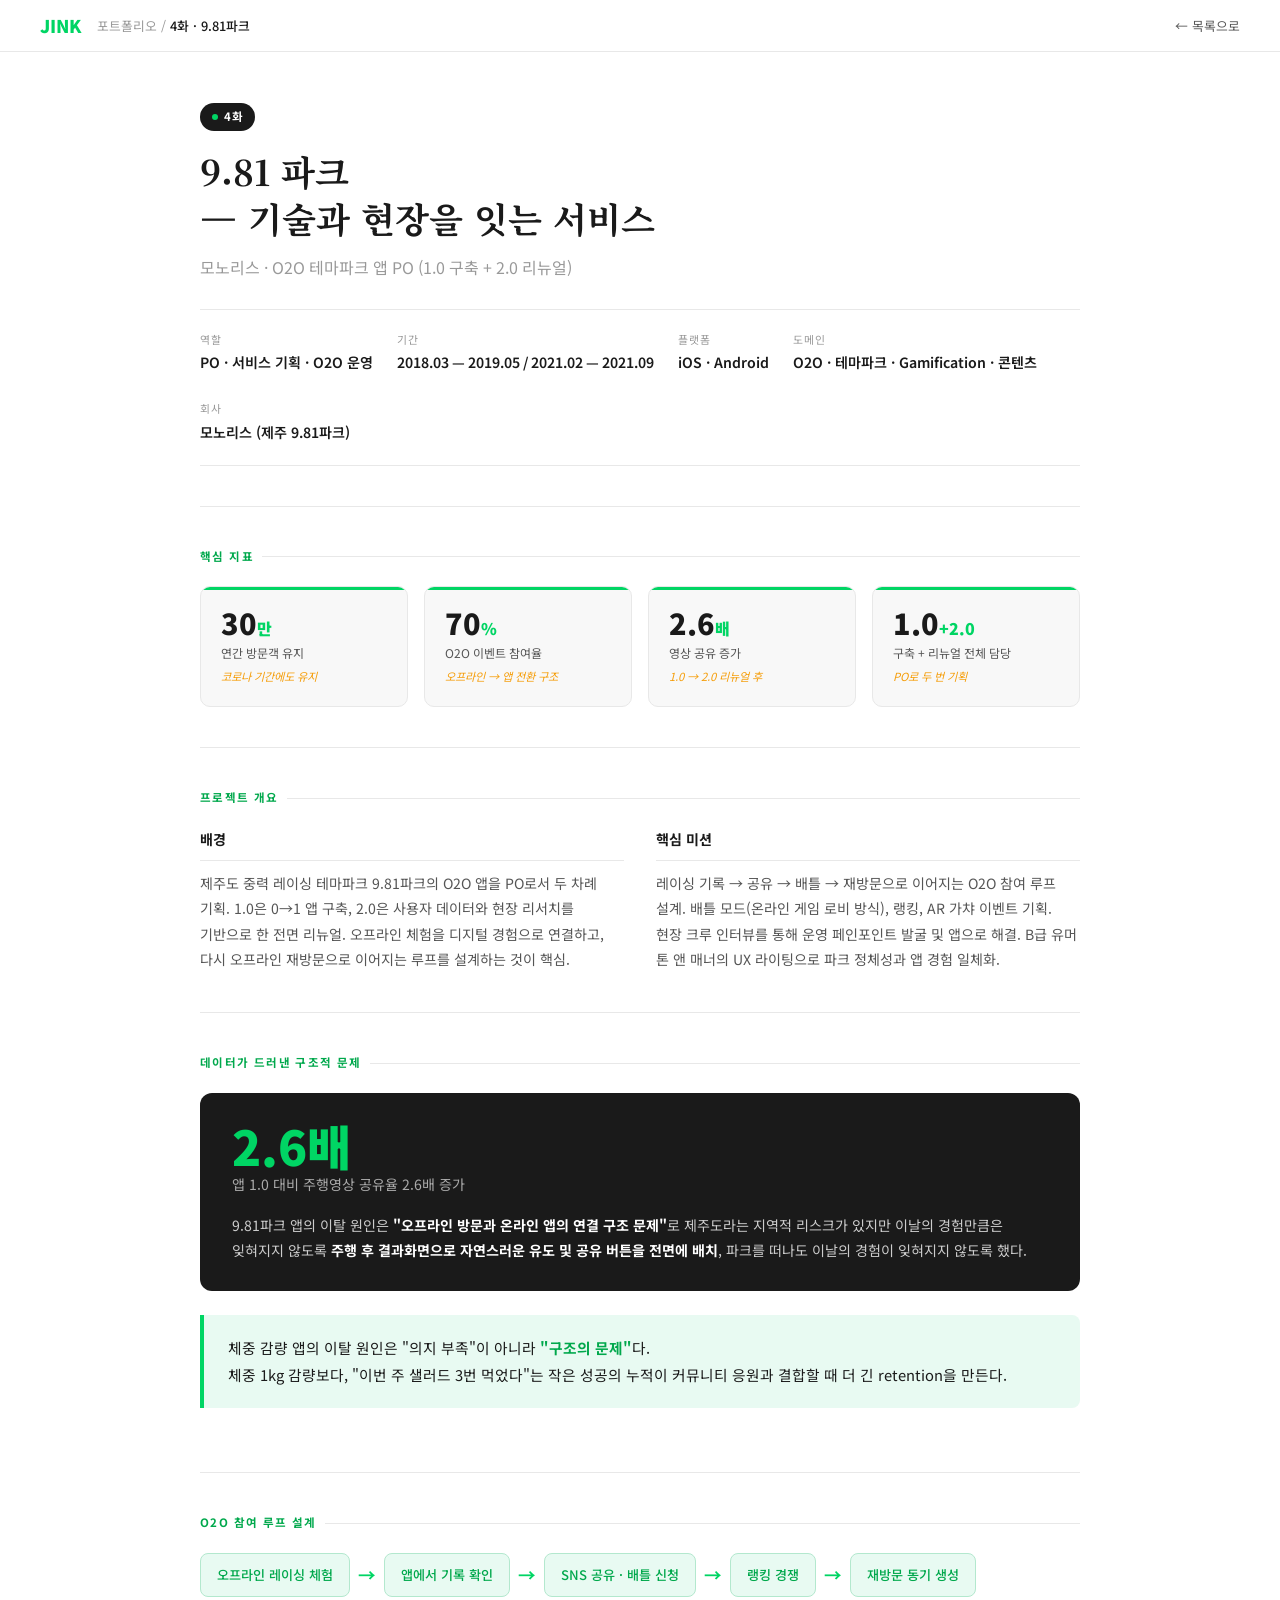
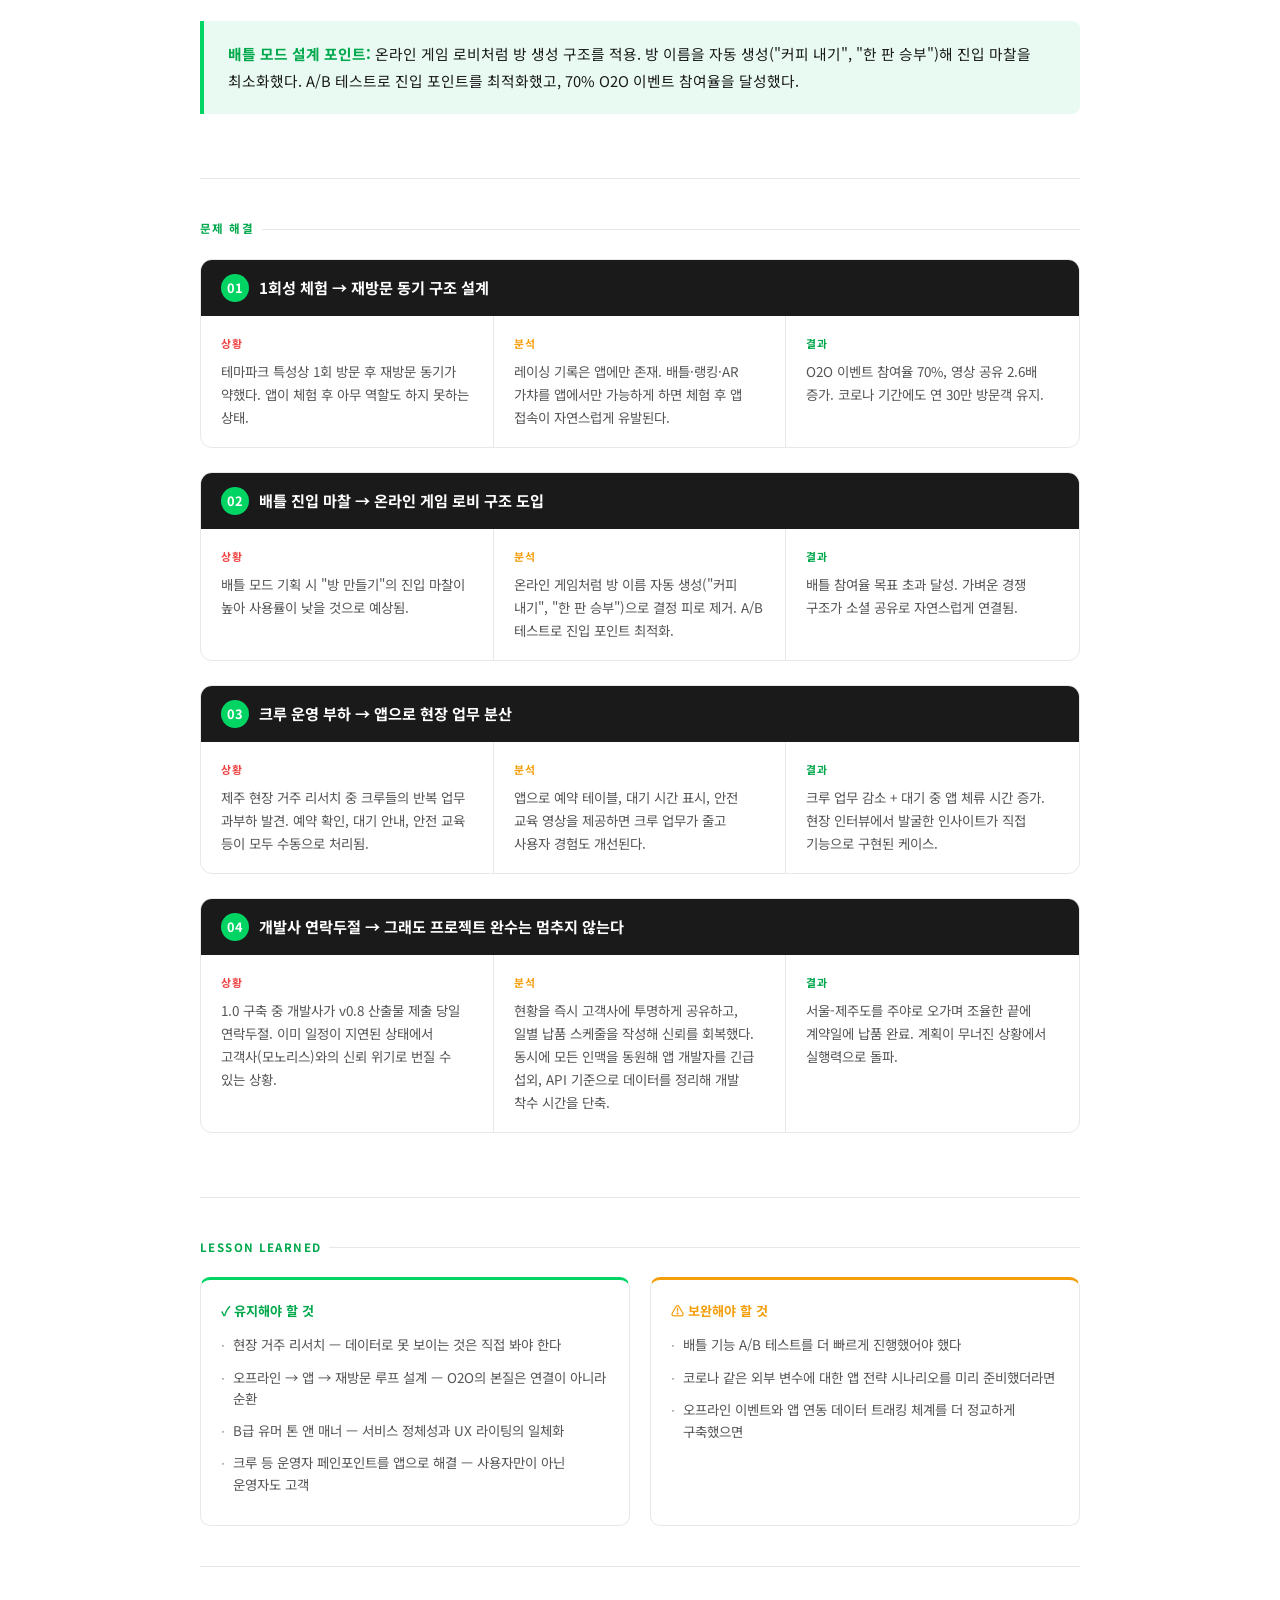
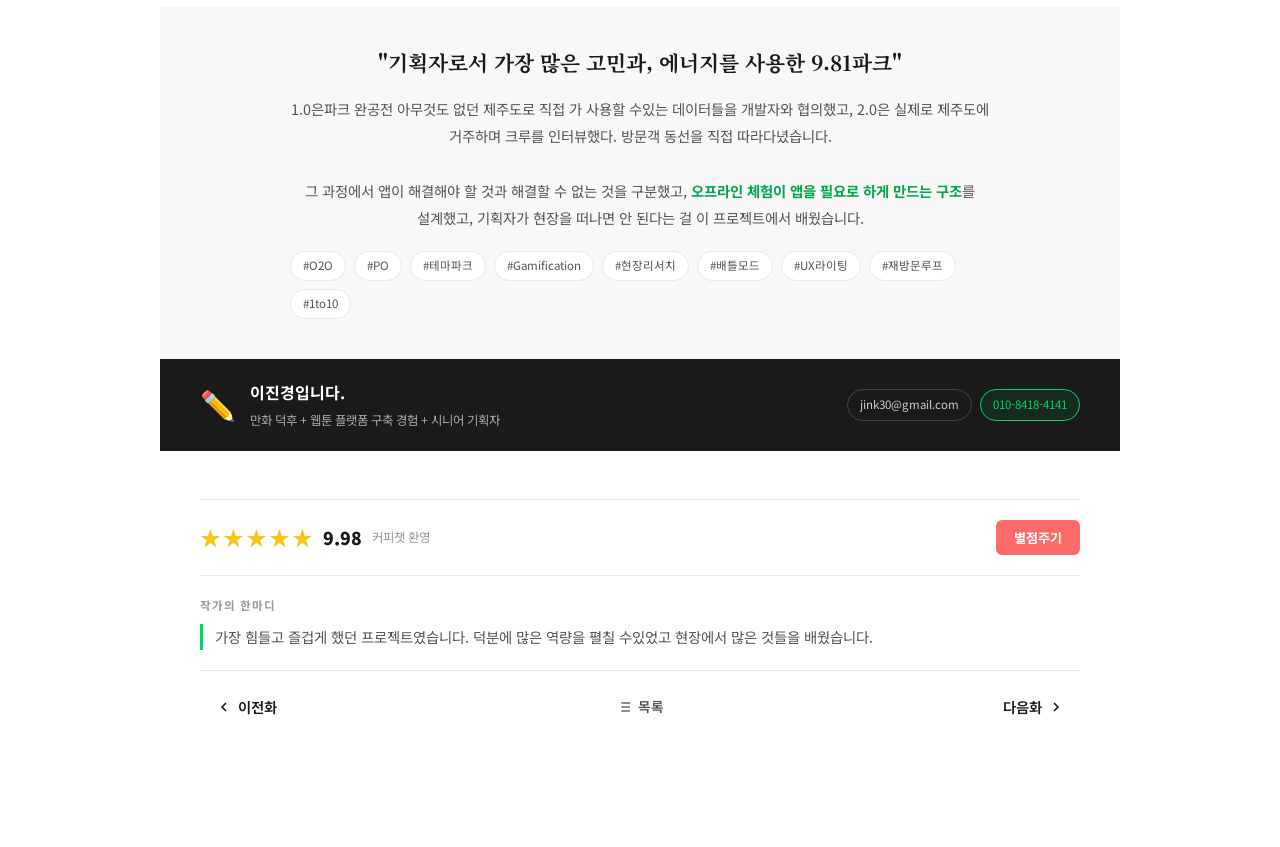
<file: portfolio_981park.html>
<!DOCTYPE html>
<html lang="ko">
<head>
<meta charset="UTF-8">
<meta name="viewport" content="width=device-width, initial-scale=1.0">
<title>4화 — 9.81파크 | JINK Portfolio</title>
<link href="https://fonts.googleapis.com/css2?family=Noto+Sans+KR:wght@300;400;500;700;900&family=Noto+Serif+KR:wght@400;700&display=swap" rel="stylesheet">
<style>
  :root {
    --primary: #00d564;
    --primary-light: #e8faf2;
    --primary-dark: #00a84c;
    --accent: #ff6b6b;
    --warning: #f59e0b;
    --text-primary: #1a1a1a;
    --text-secondary: #555;
    --text-muted: #999;
    --border: #e8e8e8;
    --bg: #ffffff;
    --bg-sub: #f8f8f8;
    --bg-dark: #1a1a1a;
    --star: #f5c518;
    --width: 960px;
  }

  * { box-sizing: border-box; margin: 0; padding: 0; }

  body {
    font-family: 'Noto Sans KR', sans-serif;
    background: var(--bg);
    color: var(--text-primary);
    line-height: 1.7;
  }

  /* ── 헤더 ── */
  .header {
    position: sticky;
    top: 0;
    z-index: 100;
    background: rgba(255,255,255,0.95);
    backdrop-filter: blur(8px);
    border-bottom: 1px solid var(--border);
    padding: 0 40px;
    height: 52px;
    display: flex;
    align-items: center;
    justify-content: space-between;
    max-width: 100%;
  }
  .header-left { display: flex; align-items: center; gap: 16px; }
  .logo { font-size: 1.1rem; font-weight: 900; color: var(--primary); }
  .breadcrumb { font-size: 0.8rem; color: var(--text-muted); }
  .breadcrumb span { color: var(--text-primary); font-weight: 500; }
  .back-btn {
    font-size: 0.8rem;
    color: var(--text-secondary);
    cursor: pointer;
    display: flex;
    align-items: center;
    gap: 4px;
    text-decoration: none;
    transition: color 0.15s;
  }
  .back-btn:hover { color: var(--primary); }

  /* ── 메인 컨테이너 ── */
  .container {
    max-width: var(--width);
    margin: 0 auto;
    padding: 0 40px 80px;
  }

  /* ── 히어로 섹션 ── */
  .hero {
    padding: 48px 0 40px;
    border-bottom: 1px solid var(--border);
  }
  .episode-badge {
    display: inline-flex;
    align-items: center;
    gap: 6px;
    background: var(--bg-dark);
    color: #fff;
    font-size: 0.72rem;
    font-weight: 700;
    padding: 4px 12px;
    border-radius: 20px;
    letter-spacing: 0.05em;
    margin-bottom: 16px;
  }
  .episode-badge .dot { width: 6px; height: 6px; border-radius: 50%; background: var(--primary); }
  .hero-title {
    font-family: 'Noto Serif KR', serif;
    font-size: 2.2rem;
    font-weight: 700;
    line-height: 1.35;
    color: var(--text-primary);
    margin-bottom: 12px;
    word-break: keep-all;
  }
  .hero-sub {
    font-size: 1rem;
    color: var(--text-muted);
    margin-bottom: 28px;
  }
  .hero-meta {
    display: flex;
    flex-wrap: wrap;
    gap: 24px;
    padding: 20px 0;
    border-top: 1px solid var(--border);
    border-bottom: 1px solid var(--border);
  }
  .meta-item { display: flex; flex-direction: column; gap: 3px; }
  .meta-label { font-size: 0.68rem; color: var(--text-muted); letter-spacing: 0.1em; text-transform: uppercase; }
  .meta-value { font-size: 0.88rem; font-weight: 600; color: var(--text-primary); }

  /* ── KPI 그리드 ── */
  .kpi-section { padding: 40px 0; border-bottom: 1px solid var(--border); }
  .section-title {
    font-size: 0.72rem;
    font-weight: 700;
    letter-spacing: 0.12em;
    color: var(--primary-dark);
    text-transform: uppercase;
    margin-bottom: 20px;
    display: flex;
    align-items: center;
    gap: 8px;
  }
  .section-title::after {
    content: '';
    flex: 1;
    height: 1px;
    background: var(--border);
  }
  .kpi-grid {
    display: grid;
    grid-template-columns: repeat(4, 1fr);
    gap: 16px;
  }
  @media(max-width: 700px) { .kpi-grid { grid-template-columns: repeat(2, 1fr); } }
  .kpi-card {
    background: var(--bg-sub);
    border: 1px solid var(--border);
    border-radius: 10px;
    padding: 20px;
    position: relative;
    overflow: hidden;
  }
  .kpi-card::before {
    content: '';
    position: absolute;
    top: 0; left: 0; right: 0;
    height: 3px;
    background: var(--primary);
  }
  .kpi-num {
    font-size: 1.8rem;
    font-weight: 900;
    color: var(--text-primary);
    line-height: 1.1;
    margin-bottom: 4px;
  }
  .kpi-num span { font-size: 1rem; color: var(--primary); }
  .kpi-desc { font-size: 0.75rem; color: var(--text-secondary); margin-bottom: 4px; }
  .kpi-context { font-size: 0.7rem; color: var(--warning); font-style: italic; }

  /* ── 개요 섹션 ── */
  .overview-section { padding: 40px 0; border-bottom: 1px solid var(--border); }
  .overview-grid {
    display: grid;
    grid-template-columns: 1fr 1fr;
    gap: 32px;
  }
  @media(max-width: 640px) { .overview-grid { grid-template-columns: 1fr; } }
  .overview-block h3 {
    font-size: 0.88rem;
    font-weight: 700;
    color: var(--text-primary);
    margin-bottom: 10px;
    padding-bottom: 8px;
    border-bottom: 1px solid var(--border);
  }
  .overview-block p {
    font-size: 0.88rem;
    color: var(--text-secondary);
    line-height: 1.8;
    word-break: keep-all;
  }

  /* ── 인사이트 박스 ── */
  .insight-box {
    background: var(--primary-light);
    border-left: 4px solid var(--primary);
    border-radius: 0 8px 8px 0;
    padding: 20px 24px;
    margin: 24px 0;
    font-size: 0.92rem;
    color: var(--text-primary);
    line-height: 1.8;
    word-break: keep-all;
  }
  .insight-box strong { color: var(--primary-dark); }

  /* ── 문제 해결 섹션 ── */
  .problem-section { padding: 40px 0; border-bottom: 1px solid var(--border); }
  .problem-card {
    border: 1px solid var(--border);
    border-radius: 12px;
    overflow: hidden;
    margin-bottom: 24px;
  }
  .problem-header {
    background: var(--bg-dark);
    color: #fff;
    padding: 14px 20px;
    display: flex;
    align-items: center;
    gap: 10px;
  }
  .problem-num {
    width: 28px; height: 28px;
    border-radius: 50%;
    background: var(--primary);
    color: #fff;
    font-size: 0.8rem;
    font-weight: 700;
    display: flex;
    align-items: center;
    justify-content: center;
    flex-shrink: 0;
  }
  .problem-header h3 { font-size: 0.95rem; font-weight: 700; }
  .problem-body {
    display: grid;
    grid-template-columns: 1fr 1fr 1fr;
    gap: 0;
  }
  @media(max-width: 640px) { .problem-body { grid-template-columns: 1fr; } }
  .problem-cell {
    padding: 18px 20px;
    border-right: 1px solid var(--border);
  }
  .problem-cell:last-child { border-right: none; }
  .cell-label {
    font-size: 0.68rem;
    font-weight: 700;
    letter-spacing: 0.1em;
    color: var(--text-muted);
    text-transform: uppercase;
    margin-bottom: 8px;
  }
  .cell-label.situation { color: #ef4444; }
  .cell-label.analysis { color: var(--warning); }
  .cell-label.result { color: var(--primary-dark); }
  .problem-cell p { font-size: 0.84rem; color: var(--text-secondary); line-height: 1.7; word-break: keep-all; }

  /* ── 데이터 분석 섹션 ── */
  .data-section { padding: 40px 0; border-bottom: 1px solid var(--border); }
  .data-highlight {
    background: var(--bg-dark);
    border-radius: 12px;
    padding: 28px 32px;
    margin-bottom: 24px;
    color: #fff;
  }
  .data-highlight .big-num {
    font-size: 3rem;
    font-weight: 900;
    color: var(--primary);
    line-height: 1;
  }
  .data-highlight .big-label {
    font-size: 0.88rem;
    color: #aaa;
    margin-top: 4px;
    margin-bottom: 16px;
  }
  .data-highlight p { font-size: 0.88rem; color: #ccc; line-height: 1.8; word-break: keep-all; }
  .data-highlight strong { color: #fff; }

  /* ── 가설 전환 플로우 ── */
  .flow-section { padding: 40px 0; border-bottom: 1px solid var(--border); }
  .flow-wrap {
    display: flex;
    flex-wrap: wrap;
    align-items: center;
    gap: 8px;
    margin: 20px 0;
  }
  .flow-step {
    background: var(--primary-light);
    border: 1px solid #b3e8ce;
    border-radius: 8px;
    padding: 10px 16px;
    font-size: 0.82rem;
    color: var(--primary-dark);
    font-weight: 500;
    word-break: keep-all;
  }
  .flow-arrow { color: var(--primary); font-size: 1.1rem; font-weight: 700; }

  /* ── 미검증 가설 박스 ── */
  .unverified-box {
    background: #fff8e8;
    border: 1px solid #f5c518;
    border-left: 4px solid #f5c518;
    border-radius: 0 8px 8px 0;
    padding: 20px 24px;
    margin: 24px 0;
  }
  .unverified-label {
    font-size: 0.72rem;
    font-weight: 700;
    color: var(--warning);
    letter-spacing: 0.08em;
    margin-bottom: 8px;
  }
  .unverified-box p { font-size: 0.88rem; color: var(--text-secondary); line-height: 1.8; word-break: keep-all; }
  .unverified-box strong { color: var(--text-primary); }

  /* ── Lesson Learned ── */
  .lesson-section { padding: 40px 0; border-bottom: 1px solid var(--border); }
  .lesson-grid {
    display: grid;
    grid-template-columns: 1fr 1fr;
    gap: 20px;
  }
  @media(max-width: 640px) { .lesson-grid { grid-template-columns: 1fr; } }
  .lesson-card {
    border: 1px solid var(--border);
    border-radius: 10px;
    padding: 20px;
  }
  .lesson-card.keep { border-top: 3px solid var(--primary); }
  .lesson-card.fix { border-top: 3px solid var(--warning); }
  .lesson-card h3 {
    font-size: 0.82rem;
    font-weight: 700;
    margin-bottom: 12px;
  }
  .lesson-card.keep h3 { color: var(--primary-dark); }
  .lesson-card.fix h3 { color: var(--warning); }
  .lesson-item {
    display: flex;
    gap: 8px;
    margin-bottom: 10px;
    font-size: 0.84rem;
    color: var(--text-secondary);
    line-height: 1.6;
    word-break: keep-all;
  }
  .lesson-item::before {
    content: '·';
    color: var(--text-muted);
    flex-shrink: 0;
    margin-top: 1px;
  }

  /* ── 웰다 연결 섹션 ── */
  .connect-section {
    padding: 40px 0;
    background: var(--bg-sub);
    margin: 40px -40px 0;
    padding: 40px;
  }
  .connect-box {
    max-width: 700px;
    margin: 0 auto;
    text-align: center;
  }
  .connect-box .connect-title {
    font-family: 'Noto Serif KR', serif;
    font-size: 1.3rem;
    font-weight: 700;
    color: var(--text-primary);
    margin-bottom: 16px;
    line-height: 1.5;
    word-break: keep-all;
  }
  .connect-box p {
    font-size: 0.9rem;
    color: var(--text-secondary);
    line-height: 1.9;
    word-break: keep-all;
  }
  .connect-box strong { color: var(--primary-dark); }

  /* ── 태그 ── */
  .tags { display: flex; flex-wrap: wrap; gap: 8px; margin-top: 20px; }
  .tag {
    font-size: 0.72rem;
    padding: 4px 12px;
    border-radius: 20px;
    border: 1px solid var(--border);
    color: var(--text-secondary);
    background: var(--bg);
  }

  /* ── 네비게이션 ── */
  .nav-bottom {
    display: flex;
    justify-content: space-between;
    align-items: center;
    padding: 32px 0 0;
    border-top: 1px solid var(--border);
    margin-top: 40px;
  }
  .nav-btn {
    display: flex;
    flex-direction: column;
    gap: 4px;
    cursor: pointer;
    text-decoration: none;
  }
  .nav-btn .nav-label { font-size: 0.7rem; color: var(--text-muted); }
  .nav-btn .nav-title { font-size: 0.9rem; font-weight: 600; color: var(--text-primary); }
  .nav-btn:hover .nav-title { color: var(--primary); }
  .nav-btn.next { text-align: right; }

  /* ── 에피소드 푸터 ── */
  .episode-footer {
    margin-top: 48px;
    border-top: 1px solid var(--border);
  }
  .rating-section {
    display: flex;
    align-items: center;
    justify-content: space-between;
    padding: 20px 0;
    border-bottom: 1px solid var(--border);
  }
  .rating-left { display: flex; align-items: center; gap: 10px; }
  .rating-stars { display: flex; gap: 2px; }
  .star { font-size: 1.3rem; color: var(--star); }
  .rating-num { font-size: 1.1rem; font-weight: 900; color: var(--text-primary); }
  .rating-count { font-size: 0.78rem; color: var(--text-muted); }
  .rating-btn {
    background: var(--accent);
    color: #fff;
    border: none;
    border-radius: 6px;
    padding: 8px 18px;
    font-size: 0.82rem;
    font-weight: 700;
    cursor: pointer;
    font-family: 'Noto Sans KR', sans-serif;
    transition: background 0.15s;
  }
  .rating-btn:hover { background: #e05555; }
  .author-comment {
    padding: 20px 0;
    border-bottom: 1px solid var(--border);
  }
  .author-comment-label {
    font-size: 0.72rem;
    font-weight: 700;
    color: var(--text-muted);
    letter-spacing: 0.08em;
    margin-bottom: 8px;
  }
  .author-comment-text {
    font-size: 0.9rem;
    color: var(--text-secondary);
    line-height: 1.8;
    word-break: keep-all;
    padding-left: 12px;
    border-left: 3px solid var(--primary);
  }
  .episode-nav {
    display: flex;
    align-items: center;
    justify-content: space-between;
    padding: 16px 0 40px;
  }
  .ep-nav-btn {
    display: flex;
    align-items: center;
    gap: 6px;
    font-size: 0.9rem;
    font-weight: 600;
    color: var(--text-primary);
    text-decoration: none;
    padding: 8px 16px;
    border-radius: 6px;
    transition: all 0.15s;
  }
  .ep-nav-btn:hover { background: var(--bg-sub); color: var(--primary); }
  .ep-nav-btn.center { color: var(--text-secondary); font-size: 0.85rem; }

  /* ── 채용 배너 ── */
  .hire-banner {
    background: var(--bg-dark);
    margin: 0 -40px;
    padding: 0 40px;
  }
  .hire-banner-inner {
    max-width: var(--width);
    margin: 0 auto;
    padding: 20px 0;
    display: flex;
    align-items: center;
    justify-content: space-between;
    gap: 20px;
  }
  .hire-left { display: flex; align-items: center; gap: 14px; }
  .hire-emoji { font-size: 1.8rem; }
  .hire-title { font-size: 1rem; font-weight: 700; color: #fff; margin-bottom: 4px; }
  .hire-sub { font-size: 0.78rem; color: #aaa; }
  .hire-right { display: flex; gap: 8px; flex-shrink: 0; flex-wrap: wrap; }
  .hire-tag {
    font-size: 0.72rem;
    padding: 5px 12px;
    border-radius: 20px;
    border: 1px solid #444;
    color: #ccc;
    white-space: nowrap;
  }
  .hire-tag.green {
    border-color: var(--primary);
    color: var(--primary);
    background: rgba(0,213,100,0.08);
  }
</style>
</head>
<body>

<!-- 헤더 -->
<header class="header">
  <div class="header-left">
    <div class="logo">JINK</div>
    <div class="breadcrumb">포트폴리오 / <span>4화 · 9.81파크</span></div>
  </div>
  <a href="portfolio_webtoon.html" class="back-btn">
    ← 목록으로
  </a>
</header>

<div class="container">

  <!-- 히어로 -->
  <section class="hero">
    <div class="episode-badge">
      <span class="dot"></span>
      4화
    </div>
    <h1 class="hero-title">9.81 파크<br>— 기술과 현장을 잇는 서비스</h1>
    <p class="hero-sub">모노리스 · O2O 테마파크 앱 PO (1.0 구축 + 2.0 리뉴얼)</p>
    <div class="hero-meta">
      <div class="meta-item">
        <span class="meta-label">역할</span>
        <span class="meta-value">PO · 서비스 기획 · O2O 운영</span>
      </div>
      <div class="meta-item">
        <span class="meta-label">기간</span>
        <span class="meta-value">2018.03 — 2019.05 / 2021.02 — 2021.09</span>
      </div>
      <div class="meta-item">
        <span class="meta-label">플랫폼</span>
        <span class="meta-value">iOS · Android</span>
      </div>
      <div class="meta-item">
        <span class="meta-label">도메인</span>
        <span class="meta-value">O2O · 테마파크 · Gamification · 콘텐츠</span>
      </div>
      <div class="meta-item">
        <span class="meta-label">회사</span>
        <span class="meta-value">모노리스 (제주 9.81파크)</span>
      </div>
    </div>
  </section>

  <!-- KPI -->
  <section class="kpi-section">
    <div class="section-title">핵심 지표</div>
    <div class="kpi-grid">
      <div class="kpi-card">
        <div class="kpi-num">30<span>만</span></div>
        <div class="kpi-desc">연간 방문객 유지</div>
        <div class="kpi-context">코로나 기간에도 유지</div>
      </div>
      <div class="kpi-card">
        <div class="kpi-num">70<span>%</span></div>
        <div class="kpi-desc">O2O 이벤트 참여율</div>
        <div class="kpi-context">오프라인 → 앱 전환 구조</div>
      </div>
      <div class="kpi-card">
        <div class="kpi-num">2.6<span>배</span></div>
        <div class="kpi-desc">영상 공유 증가</div>
        <div class="kpi-context">1.0 → 2.0 리뉴얼 후</div>
      </div>
      <div class="kpi-card">
        <div class="kpi-num">1.0<span>+2.0</span></div>
        <div class="kpi-desc">구축 + 리뉴얼 전체 담당</div>
        <div class="kpi-context">PO로 두 번 기획</div>
      </div>
    </div>
  </section>

  <!-- 개요 -->
  <section class="overview-section">
    <div class="section-title">프로젝트 개요</div>
    <div class="overview-grid">
      <div class="overview-block">
        <h3>배경</h3>
        <p>제주도 중력 레이싱 테마파크 9.81파크의 O2O 앱을 PO로서 두 차례 기획. 1.0은 0→1 앱 구축, 2.0은 사용자 데이터와 현장 리서치를 기반으로 한 전면 리뉴얼. 오프라인 체험을 디지털 경험으로 연결하고, 다시 오프라인 재방문으로 이어지는 루프를 설계하는 것이 핵심.</p>
      </div>
      <div class="overview-block">
        <h3>핵심 미션</h3>
        <p>레이싱 기록 → 공유 → 배틀 → 재방문으로 이어지는 O2O 참여 루프 설계. 배틀 모드(온라인 게임 로비 방식), 랭킹, AR 가챠 이벤트 기획. 현장 크루 인터뷰를 통해 운영 페인포인트 발굴 및 앱으로 해결. B급 유머 톤 앤 매너의 UX 라이팅으로 파크 정체성과 앱 경험 일체화.</p>
      </div>
    </div>
  </section>

  <!-- 데이터 분석 -->
  <section class="data-section">
    <div class="section-title">데이터가 드러낸 구조적 문제</div>

    <div class="data-highlight">
      <div class="big-num">2.6배</div>
      <div class="big-label">앱 1.0 대비 주행영상 공유율 2.6배 증가</div>
      <p>9.81파크 앱의 이탈 원인은 <strong>"오프라인 방문과 온라인 앱의 연결 구조 문제"</strong>로 제주도라는 지역적 리스크가 있지만 이날의 경험만큼은 잊혀지지 않도록 <strong>주행 후 결과화면으로 자연스러운 유도 및 공유 버튼을 전면에 배치</strong>,  파크를 떠나도 이날의 경험이 잊혀지지 않도록 했다.</p>
    </div>

    <div class="insight-box">
      체중 감량 앱의 이탈 원인은 "의지 부족"이 아니라 <strong>"구조의 문제"</strong>다.<br>
      체중 1kg 감량보다, "이번 주 샐러드 3번 먹었다"는 작은 성공의 누적이 커뮤니티 응원과 결합할 때 더 긴 retention을 만든다.
    </div>
  </section>

  <!-- O2O 루프 설계 -->
  <section class="flow-section">
    <div class="section-title">O2O 참여 루프 설계</div>

    <div class="flow-wrap">
      <div class="flow-step">오프라인 레이싱 체험</div>
      <div class="flow-arrow">→</div>
      <div class="flow-step">앱에서 기록 확인</div>
      <div class="flow-arrow">→</div>
      <div class="flow-step">SNS 공유 · 배틀 신청</div>
      <div class="flow-arrow">→</div>
      <div class="flow-step">랭킹 경쟁</div>
      <div class="flow-arrow">→</div>
      <div class="flow-step">재방문 동기 생성</div>
    </div>

    <div class="insight-box">
      <strong>배틀 모드 설계 포인트:</strong> 온라인 게임 로비처럼 방 생성 구조를 적용. 방 이름을 자동 생성("커피 내기", "한 판 승부")해 진입 마찰을 최소화했다. A/B 테스트로 진입 포인트를 최적화했고, 70% O2O 이벤트 참여율을 달성했다.
    </div>
  </section>

  <!-- 문제 해결 -->
  <section class="problem-section">
    <div class="section-title">문제 해결</div>

    <div class="problem-card">
      <div class="problem-header">
        <div class="problem-num">01</div>
        <h3>1회성 체험 → 재방문 동기 구조 설계</h3>
      </div>
      <div class="problem-body">
        <div class="problem-cell">
          <div class="cell-label situation">상황</div>
          <p>테마파크 특성상 1회 방문 후 재방문 동기가 약했다. 앱이 체험 후 아무 역할도 하지 못하는 상태.</p>
        </div>
        <div class="problem-cell">
          <div class="cell-label analysis">분석</div>
          <p>레이싱 기록은 앱에만 존재. 배틀·랭킹·AR 가챠를 앱에서만 가능하게 하면 체험 후 앱 접속이 자연스럽게 유발된다.</p>
        </div>
        <div class="problem-cell">
          <div class="cell-label result">결과</div>
          <p>O2O 이벤트 참여율 70%, 영상 공유 2.6배 증가. 코로나 기간에도 연 30만 방문객 유지.</p>
        </div>
      </div>
    </div>

    <div class="problem-card">
      <div class="problem-header">
        <div class="problem-num">02</div>
        <h3>배틀 진입 마찰 → 온라인 게임 로비 구조 도입</h3>
      </div>
      <div class="problem-body">
        <div class="problem-cell">
          <div class="cell-label situation">상황</div>
          <p>배틀 모드 기획 시 "방 만들기"의 진입 마찰이 높아 사용률이 낮을 것으로 예상됨.</p>
        </div>
        <div class="problem-cell">
          <div class="cell-label analysis">분석</div>
          <p>온라인 게임처럼 방 이름 자동 생성("커피 내기", "한 판 승부")으로 결정 피로 제거. A/B 테스트로 진입 포인트 최적화.</p>
        </div>
        <div class="problem-cell">
          <div class="cell-label result">결과</div>
          <p>배틀 참여율 목표 초과 달성. 가벼운 경쟁 구조가 소셜 공유로 자연스럽게 연결됨.</p>
        </div>
      </div>
    </div>

    <div class="problem-card">
      <div class="problem-header">
        <div class="problem-num">03</div>
        <h3>크루 운영 부하 → 앱으로 현장 업무 분산</h3>
      </div>
      <div class="problem-body">
        <div class="problem-cell">
          <div class="cell-label situation">상황</div>
          <p>제주 현장 거주 리서치 중 크루들의 반복 업무 과부하 발견. 예약 확인, 대기 안내, 안전 교육 등이 모두 수동으로 처리됨.</p>
        </div>
        <div class="problem-cell">
          <div class="cell-label analysis">분석</div>
          <p>앱으로 예약 테이블, 대기 시간 표시, 안전 교육 영상을 제공하면 크루 업무가 줄고 사용자 경험도 개선된다.</p>
        </div>
        <div class="problem-cell">
          <div class="cell-label result">결과</div>
          <p>크루 업무 감소 + 대기 중 앱 체류 시간 증가. 현장 인터뷰에서 발굴한 인사이트가 직접 기능으로 구현된 케이스.</p>
        </div>
      </div>
    </div>
    
    <div class="problem-card">
      <div class="problem-header">
        <div class="problem-num">04</div>
        <h3>개발사 연락두절 → 그래도 프로젝트 완수는 멈추지 않는다 </h3>
      </div>
      <div class="problem-body">
        <div class="problem-cell">
          <div class="cell-label situation">상황</div>
          <p>1.0 구축 중 개발사가 v0.8 산출물 제출 당일 연락두절. 
        이미 일정이 지연된 상태에서 고객사(모노리스)와의 신뢰 위기로 번질 수 있는 상황.</p>
        </div>
        <div class="problem-cell">
          <div class="cell-label analysis">분석</div>
          <p>현황을 즉시 고객사에 투명하게 공유하고, 일별 납품 스케줄을 작성해 신뢰를 회복했다. 
        동시에 모든 인맥을 동원해 앱 개발자를 긴급 섭외, 
        API 기준으로 데이터를 정리해 개발 착수 시간을 단축.</p>
        </div>
        <div class="problem-cell">
          <div class="cell-label result">결과</div>
          <p>서울-제주도를 주야로 오가며 조율한 끝에 계약일에 납품 완료. 
        계획이 무너진 상황에서 실행력으로 돌파.</p>
        </div>
      </div>
    </div>
    
  </section>

  <!-- Lesson Learned -->
  <section class="lesson-section">
    <div class="section-title">Lesson Learned</div>
    <div class="lesson-grid">
      <div class="lesson-card keep">
        <h3>✓ 유지해야 할 것</h3>
        <div class="lesson-item">현장 거주 리서치 — 데이터로 못 보이는 것은 직접 봐야 한다</div>
        <div class="lesson-item">오프라인 → 앱 → 재방문 루프 설계 — O2O의 본질은 연결이 아니라 순환</div>
        <div class="lesson-item">B급 유머 톤 앤 매너 — 서비스 정체성과 UX 라이팅의 일체화</div>
        <div class="lesson-item">크루 등 운영자 페인포인트를 앱으로 해결 — 사용자만이 아닌 운영자도 고객</div>
      </div>
      <div class="lesson-card fix">
        <h3>⚠ 보완해야 할 것</h3>
        <div class="lesson-item">배틀 기능 A/B 테스트를 더 빠르게 진행했어야 했다</div>
        <div class="lesson-item">코로나 같은 외부 변수에 대한 앱 전략 시나리오를 미리 준비했더라면</div>
        <div class="lesson-item">오프라인 이벤트와 앱 연동 데이터 트래킹 체계를 더 정교하게 구축했으면</div>
      </div>
    </div>
  </section>

  <!-- 웰다/리얼드로우 연결 -->
  <div class="connect-section">
    <div class="connect-box">
      <div class="connect-title">
        "기획자로서 가장 많은 고민과, 에너지를 사용한 9.81파크"
      </div>
      <p>
        1.0은파크 완공전 아무것도 없던 제주도로 직접 가 사용할 수있는 데이터들을 개발자와 협의했고, 2.0은 실제로 제주도에 거주하며 크루를 인터뷰했다. 방문객 동선을 직접 따라다녔습니다.<br><br>
        그 과정에서 앱이 해결해야 할 것과 해결할 수 없는 것을 구분했고, <strong>오프라인 체험이 앱을 필요로 하게 만드는 구조</strong>를 설계했고, 
        기획자가 현장을 떠나면 안 된다는 걸 이 프로젝트에서 배웠습니다.
      </p>
      <div class="tags">
        <span class="tag">#O2O</span>
        <span class="tag">#PO</span>
        <span class="tag">#테마파크</span>
        <span class="tag">#Gamification</span>
        <span class="tag">#현장리서치</span>
        <span class="tag">#배틀모드</span>
        <span class="tag">#UX라이팅</span>
        <span class="tag">#재방문루프</span>
        <span class="tag">#1to10</span>
      </div>
    </div>
  </div>


  <!-- 채용 배너 -->
  <div class="hire-banner">
    <div class="hire-banner-inner">
      <div class="hire-left">
        <div class="hire-emoji">✏️</div>
        <div class="hire-text">
          <div class="hire-title">이진경입니다.</div>
          <div class="hire-sub">만화 덕후 + 웹툰 플랫폼 구축 경험 + 시니어 기획자</div>
        </div>
      </div>
      <div class="hire-right">
        <span class="hire-tag"<span>jink30@gmail.com</span>
        <span class="hire-tag green">010-8418-4141</span>
      </div>
    </div>
  </div>

  <!-- 별점 + 작가의 한마디 + 이전/다음 네비 -->
  <div class="episode-footer">

    <!-- 별점 -->
    <div class="rating-section">
      <div class="rating-left">
        <div class="rating-stars">
          <span class="star">★</span><span class="star">★</span>
          <span class="star">★</span><span class="star">★</span><span class="star">★</span>
        </div>
        <div class="rating-num">9.98</div>
        <div class="rating-count">커피챗 환영</div>
      </div>
      <button class="rating-btn">별점주기</button>
    </div>

    <!-- 작가의 한마디 -->
    <div class="author-comment">
      <div class="author-comment-label">작가의 한마디</div>
      <div class="author-comment-text">
        가장 힘들고 즐겁게 했던 프로젝트였습니다. 덕분에 많은 역량을 펼칠 수있었고 현장에서 많은 것들을 배웠습니다.
      </div>
    </div>

    <!-- 이전화 / 목록 / 다음화 -->
    <div class="episode-nav">
      <a href="portfolio_981park.html" class="ep-nav-btn">
        <svg width="16" height="16" viewBox="0 0 24 24" fill="none" stroke="currentColor" stroke-width="2.5"><polyline points="15 18 9 12 15 6"/></svg>
        이전화
      </a>
      <a href="portfolio_webtoon.html" class="ep-nav-btn center">
        <svg width="16" height="16" viewBox="0 0 24 24" fill="none" stroke="currentColor" stroke-width="2"><line x1="8" y1="6" x2="21" y2="6"/><line x1="8" y1="12" x2="21" y2="12"/><line x1="8" y1="18" x2="21" y2="18"/><line x1="3" y1="6" x2="3.01" y2="6"/><line x1="3" y1="12" x2="3.01" y2="12"/><line x1="3" y1="18" x2="3.01" y2="18"/></svg>
        목록
      </a>
      <a href="portfolio_military.html" class="ep-nav-btn">
        다음화
        <svg width="16" height="16" viewBox="0 0 24 24" fill="none" stroke="currentColor" stroke-width="2.5"><polyline points="9 18 15 12 9 6"/></svg>
      </a>
    </div>

  </div>

</div>

</body>
</html>
</file>
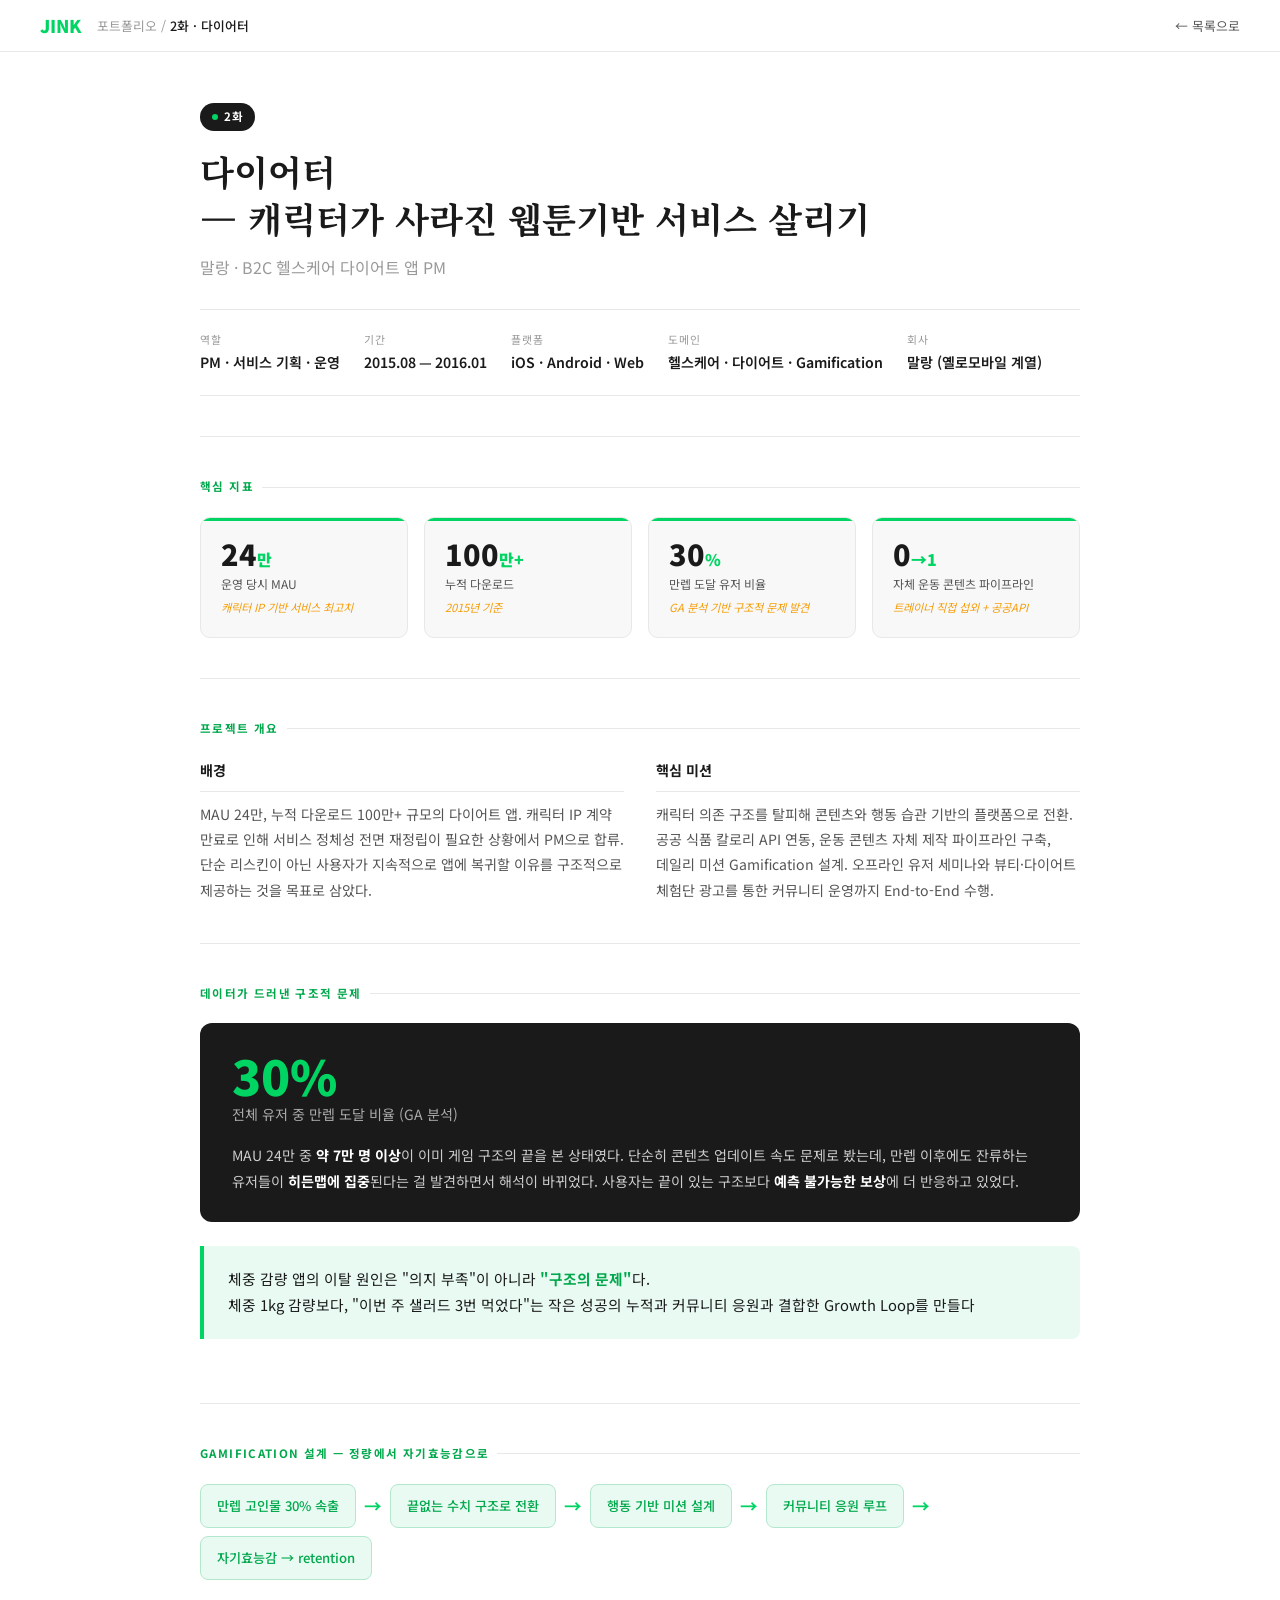
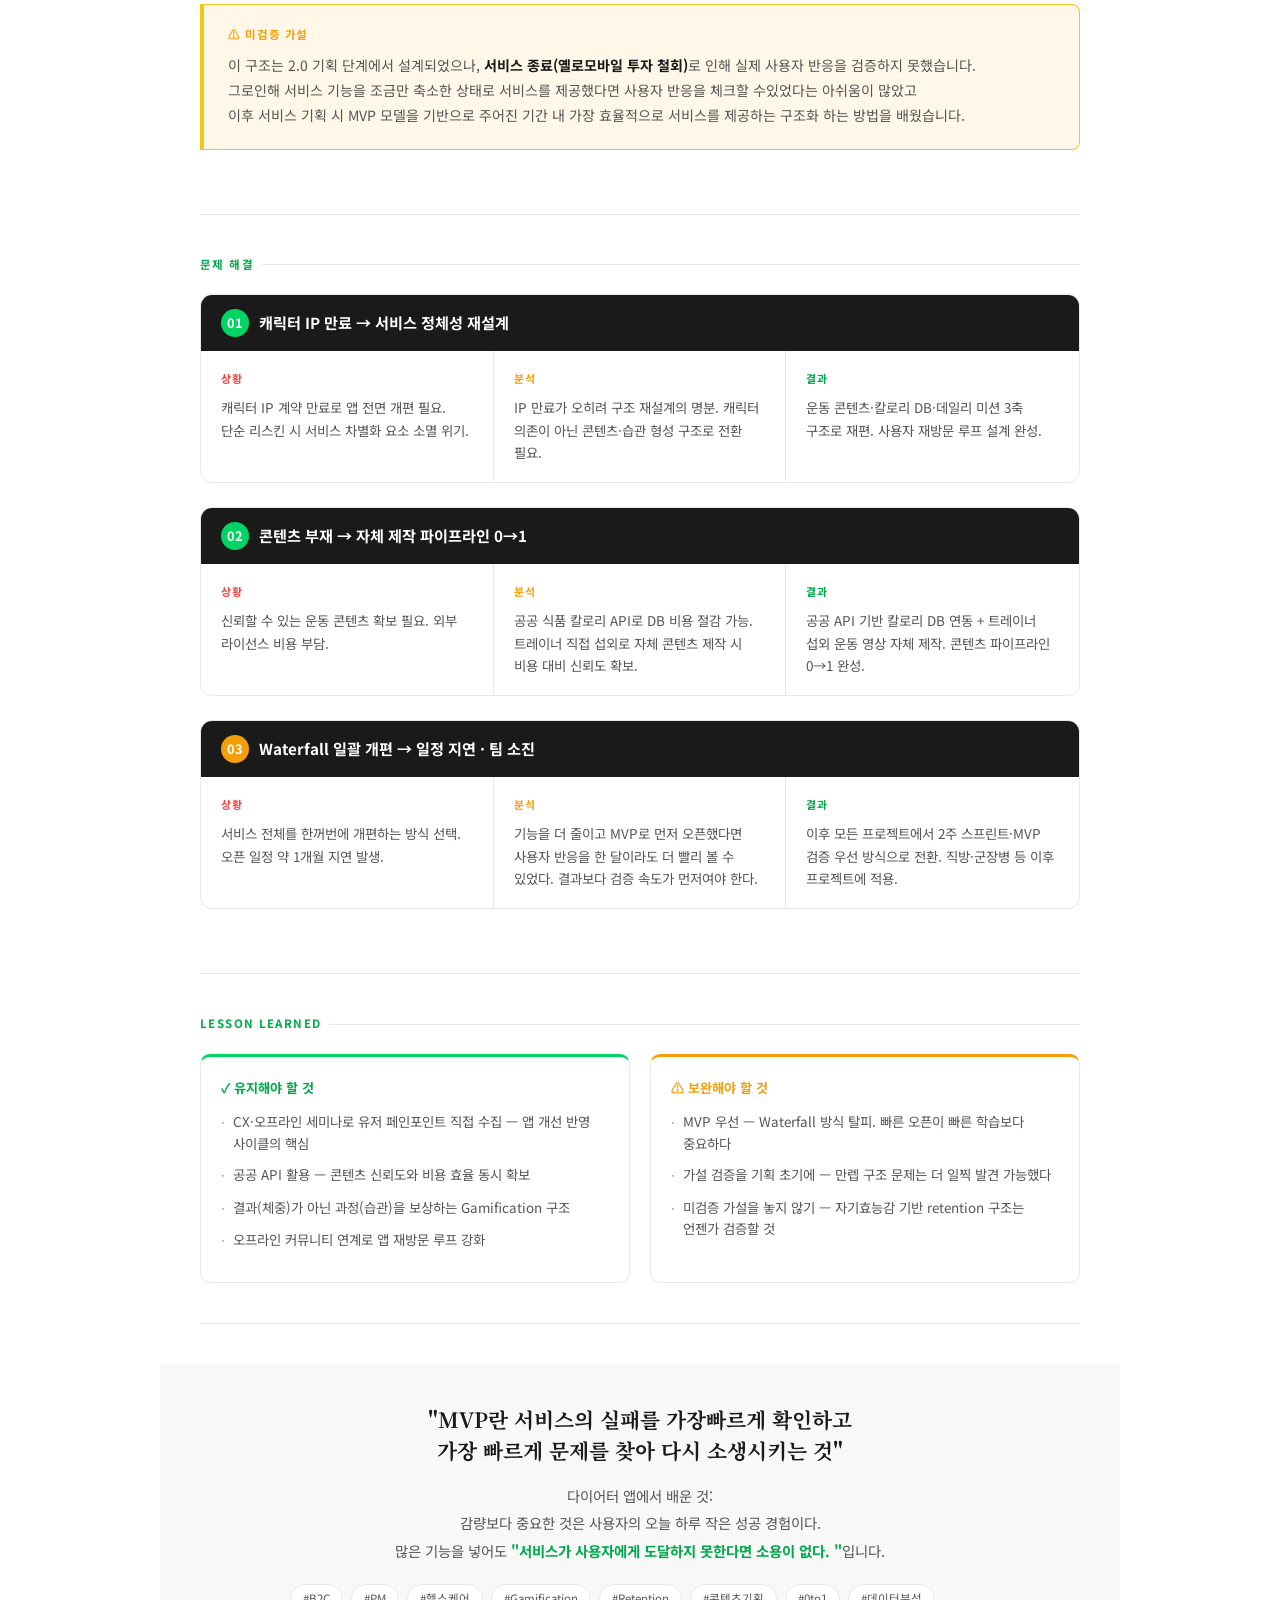
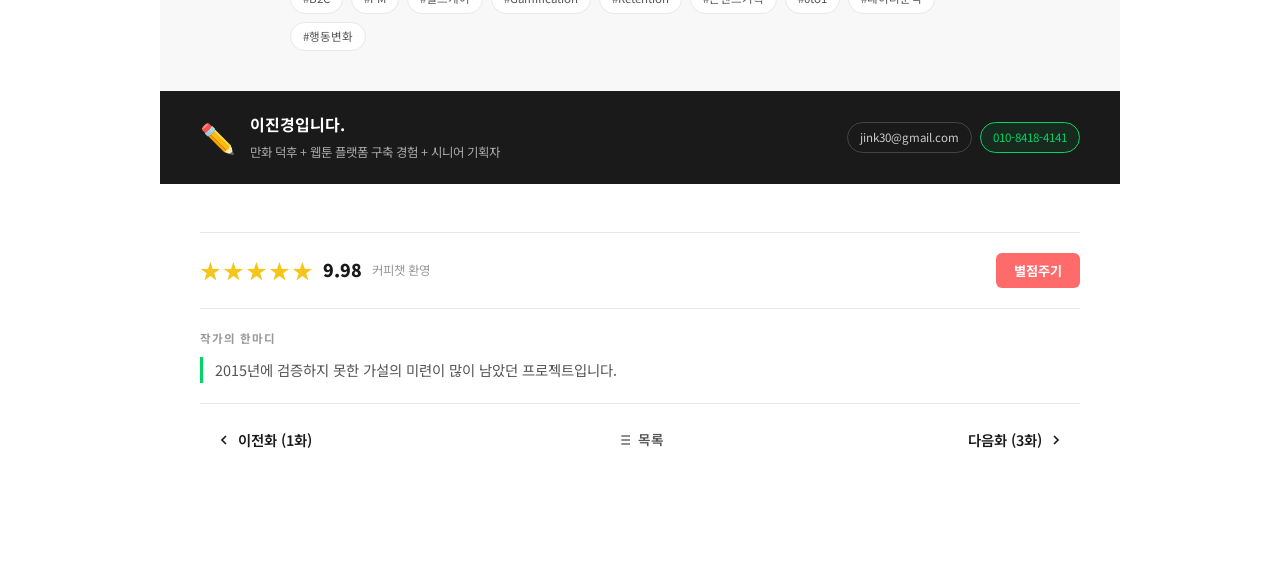
<file: portfolio_dieter.html>
<!DOCTYPE html>
<html lang="ko">
<head>
<meta charset="UTF-8">
<meta name="viewport" content="width=device-width, initial-scale=1.0">
<title>2화 — 다이어터 | JINK Portfolio</title>
<link href="https://fonts.googleapis.com/css2?family=Noto+Sans+KR:wght@300;400;500;700;900&family=Noto+Serif+KR:wght@400;700&display=swap" rel="stylesheet">
<style>
  :root {
    --primary: #00d564;
    --primary-light: #e8faf2;
    --primary-dark: #00a84c;
    --accent: #ff6b6b;
    --warning: #f59e0b;
    --text-primary: #1a1a1a;
    --text-secondary: #555;
    --text-muted: #999;
    --border: #e8e8e8;
    --bg: #ffffff;
    --bg-sub: #f8f8f8;
    --bg-dark: #1a1a1a;
    --star: #f5c518;
    --width: 960px;
  }

  * { box-sizing: border-box; margin: 0; padding: 0; }

  body {
    font-family: 'Noto Sans KR', sans-serif;
    background: var(--bg);
    color: var(--text-primary);
    line-height: 1.7;
  }

  /* ── 헤더 ── */
  .header {
    position: sticky;
    top: 0;
    z-index: 100;
    background: rgba(255,255,255,0.95);
    backdrop-filter: blur(8px);
    border-bottom: 1px solid var(--border);
    padding: 0 40px;
    height: 52px;
    display: flex;
    align-items: center;
    justify-content: space-between;
    max-width: 100%;
  }
  .header-left { display: flex; align-items: center; gap: 16px; }
  .logo { font-size: 1.1rem; font-weight: 900; color: var(--primary); }
  .breadcrumb { font-size: 0.8rem; color: var(--text-muted); }
  .breadcrumb span { color: var(--text-primary); font-weight: 500; }
  .back-btn {
    font-size: 0.8rem;
    color: var(--text-secondary);
    cursor: pointer;
    display: flex;
    align-items: center;
    gap: 4px;
    text-decoration: none;
    transition: color 0.15s;
  }
  .back-btn:hover { color: var(--primary); }

  /* ── 메인 컨테이너 ── */
  .container {
    max-width: var(--width);
    margin: 0 auto;
    padding: 0 40px 80px;
  }

  /* ── 히어로 섹션 ── */
  .hero {
    padding: 48px 0 40px;
    border-bottom: 1px solid var(--border);
  }
  .episode-badge {
    display: inline-flex;
    align-items: center;
    gap: 6px;
    background: var(--bg-dark);
    color: #fff;
    font-size: 0.72rem;
    font-weight: 700;
    padding: 4px 12px;
    border-radius: 20px;
    letter-spacing: 0.05em;
    margin-bottom: 16px;
  }
  .episode-badge .dot { width: 6px; height: 6px; border-radius: 50%; background: var(--primary); }
  .hero-title {
    font-family: 'Noto Serif KR', serif;
    font-size: 2.2rem;
    font-weight: 700;
    line-height: 1.35;
    color: var(--text-primary);
    margin-bottom: 12px;
    word-break: keep-all;
  }
  .hero-sub {
    font-size: 1rem;
    color: var(--text-muted);
    margin-bottom: 28px;
  }
  .hero-meta {
    display: flex;
    flex-wrap: wrap;
    gap: 24px;
    padding: 20px 0;
    border-top: 1px solid var(--border);
    border-bottom: 1px solid var(--border);
  }
  .meta-item { display: flex; flex-direction: column; gap: 3px; }
  .meta-label { font-size: 0.68rem; color: var(--text-muted); letter-spacing: 0.1em; text-transform: uppercase; }
  .meta-value { font-size: 0.88rem; font-weight: 600; color: var(--text-primary); }

  /* ── KPI 그리드 ── */
  .kpi-section { padding: 40px 0; border-bottom: 1px solid var(--border); }
  .section-title {
    font-size: 0.72rem;
    font-weight: 700;
    letter-spacing: 0.12em;
    color: var(--primary-dark);
    text-transform: uppercase;
    margin-bottom: 20px;
    display: flex;
    align-items: center;
    gap: 8px;
  }
  .section-title::after {
    content: '';
    flex: 1;
    height: 1px;
    background: var(--border);
  }
  .kpi-grid {
    display: grid;
    grid-template-columns: repeat(4, 1fr);
    gap: 16px;
  }
  @media(max-width: 700px) { .kpi-grid { grid-template-columns: repeat(2, 1fr); } }
  .kpi-card {
    background: var(--bg-sub);
    border: 1px solid var(--border);
    border-radius: 10px;
    padding: 20px;
    position: relative;
    overflow: hidden;
  }
  .kpi-card::before {
    content: '';
    position: absolute;
    top: 0; left: 0; right: 0;
    height: 3px;
    background: var(--primary);
  }
  .kpi-num {
    font-size: 1.8rem;
    font-weight: 900;
    color: var(--text-primary);
    line-height: 1.1;
    margin-bottom: 4px;
  }
  .kpi-num span { font-size: 1rem; color: var(--primary); }
  .kpi-desc { font-size: 0.75rem; color: var(--text-secondary); margin-bottom: 4px; }
  .kpi-context { font-size: 0.7rem; color: var(--warning); font-style: italic; }

  /* ── 개요 섹션 ── */
  .overview-section { padding: 40px 0; border-bottom: 1px solid var(--border); }
  .overview-grid {
    display: grid;
    grid-template-columns: 1fr 1fr;
    gap: 32px;
  }
  @media(max-width: 640px) { .overview-grid { grid-template-columns: 1fr; } }
  .overview-block h3 {
    font-size: 0.88rem;
    font-weight: 700;
    color: var(--text-primary);
    margin-bottom: 10px;
    padding-bottom: 8px;
    border-bottom: 1px solid var(--border);
  }
  .overview-block p {
    font-size: 0.88rem;
    color: var(--text-secondary);
    line-height: 1.8;
    word-break: keep-all;
  }

  /* ── 인사이트 박스 ── */
  .insight-box {
    background: var(--primary-light);
    border-left: 4px solid var(--primary);
    border-radius: 0 8px 8px 0;
    padding: 20px 24px;
    margin: 24px 0;
    font-size: 0.92rem;
    color: var(--text-primary);
    line-height: 1.8;
    word-break: keep-all;
  }
  .insight-box strong { color: var(--primary-dark); }

  /* ── 문제 해결 섹션 ── */
  .problem-section { padding: 40px 0; border-bottom: 1px solid var(--border); }
  .problem-card {
    border: 1px solid var(--border);
    border-radius: 12px;
    overflow: hidden;
    margin-bottom: 24px;
  }
  .problem-header {
    background: var(--bg-dark);
    color: #fff;
    padding: 14px 20px;
    display: flex;
    align-items: center;
    gap: 10px;
  }
  .problem-num {
    width: 28px; height: 28px;
    border-radius: 50%;
    background: var(--primary);
    color: #fff;
    font-size: 0.8rem;
    font-weight: 700;
    display: flex;
    align-items: center;
    justify-content: center;
    flex-shrink: 0;
  }
  .problem-header h3 { font-size: 0.95rem; font-weight: 700; }
  .problem-body {
    display: grid;
    grid-template-columns: 1fr 1fr 1fr;
    gap: 0;
  }
  @media(max-width: 640px) { .problem-body { grid-template-columns: 1fr; } }
  .problem-cell {
    padding: 18px 20px;
    border-right: 1px solid var(--border);
  }
  .problem-cell:last-child { border-right: none; }
  .cell-label {
    font-size: 0.68rem;
    font-weight: 700;
    letter-spacing: 0.1em;
    color: var(--text-muted);
    text-transform: uppercase;
    margin-bottom: 8px;
  }
  .cell-label.situation { color: #ef4444; }
  .cell-label.analysis { color: var(--warning); }
  .cell-label.result { color: var(--primary-dark); }
  .problem-cell p { font-size: 0.84rem; color: var(--text-secondary); line-height: 1.7; word-break: keep-all; }

  /* ── 데이터 분석 섹션 ── */
  .data-section { padding: 40px 0; border-bottom: 1px solid var(--border); }
  .data-highlight {
    background: var(--bg-dark);
    border-radius: 12px;
    padding: 28px 32px;
    margin-bottom: 24px;
    color: #fff;
  }
  .data-highlight .big-num {
    font-size: 3rem;
    font-weight: 900;
    color: var(--primary);
    line-height: 1;
  }
  .data-highlight .big-label {
    font-size: 0.88rem;
    color: #aaa;
    margin-top: 4px;
    margin-bottom: 16px;
  }
  .data-highlight p { font-size: 0.88rem; color: #ccc; line-height: 1.8; word-break: keep-all; }
  .data-highlight strong { color: #fff; }

  /* ── 가설 전환 플로우 ── */
  .flow-section { padding: 40px 0; border-bottom: 1px solid var(--border); }
  .flow-wrap {
    display: flex;
    flex-wrap: wrap;
    align-items: center;
    gap: 8px;
    margin: 20px 0;
  }
  .flow-step {
    background: var(--primary-light);
    border: 1px solid #b3e8ce;
    border-radius: 8px;
    padding: 10px 16px;
    font-size: 0.82rem;
    color: var(--primary-dark);
    font-weight: 500;
    word-break: keep-all;
  }
  .flow-arrow { color: var(--primary); font-size: 1.1rem; font-weight: 700; }

  /* ── 미검증 가설 박스 ── */
  .unverified-box {
    background: #fff8e8;
    border: 1px solid #f5c518;
    border-left: 4px solid #f5c518;
    border-radius: 0 8px 8px 0;
    padding: 20px 24px;
    margin: 24px 0;
  }
  .unverified-label {
    font-size: 0.72rem;
    font-weight: 700;
    color: var(--warning);
    letter-spacing: 0.08em;
    margin-bottom: 8px;
  }
  .unverified-box p { font-size: 0.88rem; color: var(--text-secondary); line-height: 1.8; word-break: keep-all; }
  .unverified-box strong { color: var(--text-primary); }

  /* ── Lesson Learned ── */
  .lesson-section { padding: 40px 0; border-bottom: 1px solid var(--border); }
  .lesson-grid {
    display: grid;
    grid-template-columns: 1fr 1fr;
    gap: 20px;
  }
  @media(max-width: 640px) { .lesson-grid { grid-template-columns: 1fr; } }
  .lesson-card {
    border: 1px solid var(--border);
    border-radius: 10px;
    padding: 20px;
  }
  .lesson-card.keep { border-top: 3px solid var(--primary); }
  .lesson-card.fix { border-top: 3px solid var(--warning); }
  .lesson-card h3 {
    font-size: 0.82rem;
    font-weight: 700;
    margin-bottom: 12px;
  }
  .lesson-card.keep h3 { color: var(--primary-dark); }
  .lesson-card.fix h3 { color: var(--warning); }
  .lesson-item {
    display: flex;
    gap: 8px;
    margin-bottom: 10px;
    font-size: 0.84rem;
    color: var(--text-secondary);
    line-height: 1.6;
    word-break: keep-all;
  }
  .lesson-item::before {
    content: '·';
    color: var(--text-muted);
    flex-shrink: 0;
    margin-top: 1px;
  }

  /* ── 웰다 연결 섹션 ── */
  .connect-section {
    padding: 40px 0;
    background: var(--bg-sub);
    margin: 40px -40px 0;
    padding: 40px;
  }
  .connect-box {
    max-width: 700px;
    margin: 0 auto;
    text-align: center;
  }
  .connect-box .connect-title {
    font-family: 'Noto Serif KR', serif;
    font-size: 1.3rem;
    font-weight: 700;
    color: var(--text-primary);
    margin-bottom: 16px;
    line-height: 1.5;
    word-break: keep-all;
  }
  .connect-box p {
    font-size: 0.9rem;
    color: var(--text-secondary);
    line-height: 1.9;
    word-break: keep-all;
  }
  .connect-box strong { color: var(--primary-dark); }

  /* ── 태그 ── */
  .tags { display: flex; flex-wrap: wrap; gap: 8px; margin-top: 20px; }
  .tag {
    font-size: 0.72rem;
    padding: 4px 12px;
    border-radius: 20px;
    border: 1px solid var(--border);
    color: var(--text-secondary);
    background: var(--bg);
  }

  /* ── 네비게이션 ── */
  .nav-bottom {
    display: flex;
    justify-content: space-between;
    align-items: center;
    padding: 32px 0 0;
    border-top: 1px solid var(--border);
    margin-top: 40px;
  }
  .nav-btn {
    display: flex;
    flex-direction: column;
    gap: 4px;
    cursor: pointer;
    text-decoration: none;
  }
  .nav-btn .nav-label { font-size: 0.7rem; color: var(--text-muted); }
  .nav-btn .nav-title { font-size: 0.9rem; font-weight: 600; color: var(--text-primary); }
  .nav-btn:hover .nav-title { color: var(--primary); }
  .nav-btn.next { text-align: right; }

  /* ── 에피소드 푸터 ── */
  .episode-footer {
    margin-top: 48px;
    border-top: 1px solid var(--border);
  }
  .rating-section {
    display: flex;
    align-items: center;
    justify-content: space-between;
    padding: 20px 0;
    border-bottom: 1px solid var(--border);
  }
  .rating-left { display: flex; align-items: center; gap: 10px; }
  .rating-stars { display: flex; gap: 2px; }
  .star { font-size: 1.3rem; color: var(--star); }
  .rating-num { font-size: 1.1rem; font-weight: 900; color: var(--text-primary); }
  .rating-count { font-size: 0.78rem; color: var(--text-muted); }
  .rating-btn {
    background: var(--accent);
    color: #fff;
    border: none;
    border-radius: 6px;
    padding: 8px 18px;
    font-size: 0.82rem;
    font-weight: 700;
    cursor: pointer;
    font-family: 'Noto Sans KR', sans-serif;
    transition: background 0.15s;
  }
  .rating-btn:hover { background: #e05555; }
  .author-comment {
    padding: 20px 0;
    border-bottom: 1px solid var(--border);
  }
  .author-comment-label {
    font-size: 0.72rem;
    font-weight: 700;
    color: var(--text-muted);
    letter-spacing: 0.08em;
    margin-bottom: 8px;
  }
  .author-comment-text {
    font-size: 0.9rem;
    color: var(--text-secondary);
    line-height: 1.8;
    word-break: keep-all;
    padding-left: 12px;
    border-left: 3px solid var(--primary);
  }
  .episode-nav {
    display: flex;
    align-items: center;
    justify-content: space-between;
    padding: 16px 0 40px;
  }
  .ep-nav-btn {
    display: flex;
    align-items: center;
    gap: 6px;
    font-size: 0.9rem;
    font-weight: 600;
    color: var(--text-primary);
    text-decoration: none;
    padding: 8px 16px;
    border-radius: 6px;
    transition: all 0.15s;
  }
  .ep-nav-btn:hover { background: var(--bg-sub); color: var(--primary); }
  .ep-nav-btn.center { color: var(--text-secondary); font-size: 0.85rem; }

  /* ── 채용 배너 ── */
  .hire-banner {
    background: var(--bg-dark);
    margin: 0 -40px;
    padding: 0 40px;
  }
  .hire-banner-inner {
    max-width: var(--width);
    margin: 0 auto;
    padding: 20px 0;
    display: flex;
    align-items: center;
    justify-content: space-between;
    gap: 20px;
  }
  .hire-left { display: flex; align-items: center; gap: 14px; }
  .hire-emoji { font-size: 1.8rem; }
  .hire-title { font-size: 1rem; font-weight: 700; color: #fff; margin-bottom: 4px; }
  .hire-sub { font-size: 0.78rem; color: #aaa; }
  .hire-right { display: flex; gap: 8px; flex-shrink: 0; flex-wrap: wrap; }
  .hire-tag {
    font-size: 0.72rem;
    padding: 5px 12px;
    border-radius: 20px;
    border: 1px solid #444;
    color: #ccc;
    white-space: nowrap;
  }
  .hire-tag.green {
    border-color: var(--primary);
    color: var(--primary);
    background: rgba(0,213,100,0.08);
  }
</style>
</head>
<body>

<!-- 헤더 -->
<header class="header">
  <div class="header-left">
    <div class="logo">JINK</div>
    <div class="breadcrumb">포트폴리오 / <span>2화 · 다이어터</span></div>
  </div>
  <a href="portfolio_webtoon.html" class="back-btn">
    ← 목록으로
  </a>
</header>

<div class="container">

  <!-- 히어로 -->
  <section class="hero">
    <div class="episode-badge">
      <span class="dot"></span>
      2화
    </div>
    <h1 class="hero-title">다이어터<br>— 캐릭터가 사라진 웹툰기반 서비스 살리기</h1>
    <p class="hero-sub">말랑 · B2C 헬스케어 다이어트 앱 PM</p>
    <div class="hero-meta">
      <div class="meta-item">
        <span class="meta-label">역할</span>
        <span class="meta-value">PM · 서비스 기획 · 운영</span>
      </div>
      <div class="meta-item">
        <span class="meta-label">기간</span>
        <span class="meta-value">2015.08 — 2016.01</span>
      </div>
      <div class="meta-item">
        <span class="meta-label">플랫폼</span>
        <span class="meta-value">iOS · Android · Web</span>
      </div>
      <div class="meta-item">
        <span class="meta-label">도메인</span>
        <span class="meta-value">헬스케어 · 다이어트 · Gamification</span>
      </div>
      <div class="meta-item">
        <span class="meta-label">회사</span>
        <span class="meta-value">말랑 (옐로모바일 계열)</span>
      </div>
    </div>
  </section>

  <!-- KPI -->
  <section class="kpi-section">
    <div class="section-title">핵심 지표</div>
    <div class="kpi-grid">
      <div class="kpi-card">
        <div class="kpi-num">24<span>만</span></div>
        <div class="kpi-desc">운영 당시 MAU</div>
        <div class="kpi-context">캐릭터 IP 기반 서비스 최고치</div>
      </div>
      <div class="kpi-card">
        <div class="kpi-num">100<span>만+</span></div>
        <div class="kpi-desc">누적 다운로드</div>
        <div class="kpi-context">2015년 기준</div>
      </div>
      <div class="kpi-card">
        <div class="kpi-num">30<span>%</span></div>
        <div class="kpi-desc">만렙 도달 유저 비율</div>
        <div class="kpi-context">GA 분석 기반 구조적 문제 발견</div>
      </div>
      <div class="kpi-card">
        <div class="kpi-num">0<span>→1</span></div>
        <div class="kpi-desc">자체 운동 콘텐츠 파이프라인</div>
        <div class="kpi-context">트레이너 직접 섭외 + 공공API</div>
      </div>
    </div>
  </section>

  <!-- 개요 -->
  <section class="overview-section">
    <div class="section-title">프로젝트 개요</div>
    <div class="overview-grid">
      <div class="overview-block">
        <h3>배경</h3>
        <p>MAU 24만, 누적 다운로드 100만+ 규모의 다이어트 앱. 캐릭터 IP 계약 만료로 인해 서비스 정체성 전면 재정립이 필요한 상황에서 PM으로 합류. 단순 리스킨이 아닌 사용자가 지속적으로 앱에 복귀할 이유를 구조적으로 제공하는 것을 목표로 삼았다.</p>
      </div>
      <div class="overview-block">
        <h3>핵심 미션</h3>
        <p>캐릭터 의존 구조를 탈피해 콘텐츠와 행동 습관 기반의 플랫폼으로 전환. 공공 식품 칼로리 API 연동, 운동 콘텐츠 자체 제작 파이프라인 구축, 데일리 미션 Gamification 설계. 오프라인 유저 세미나와 뷰티·다이어트 체험단 광고를 통한 커뮤니티 운영까지 End-to-End 수행.</p>
      </div>
    </div>
  </section>

  <!-- 데이터 분석 -->
  <section class="data-section">
    <div class="section-title">데이터가 드러낸 구조적 문제</div>

    <div class="data-highlight">
      <div class="big-num">30%</div>
      <div class="big-label">전체 유저 중 만렙 도달 비율 (GA 분석)</div>
      <p>MAU 24만 중 <strong>약 7만 명 이상</strong>이 이미 게임 구조의 끝을 본 상태였다. 단순히 콘텐츠 업데이트 속도 문제로 봤는데, 만렙 이후에도 잔류하는 유저들이 <strong>히든맵에 집중</strong>된다는 걸 발견하면서 해석이 바뀌었다. 사용자는 끝이 있는 구조보다 <strong>예측 불가능한 보상</strong>에 더 반응하고 있었다.</p>
    </div>

    <div class="insight-box">
      체중 감량 앱의 이탈 원인은 "의지 부족"이 아니라 <strong>"구조의 문제"</strong>다.<br>
      체중 1kg 감량보다, "이번 주 샐러드 3번 먹었다"는 작은 성공의 누적과 커뮤니티 응원과 결합한 Growth Loop를 만들다
    </div>
  </section>

  <!-- Gamification 가설 전환 -->
  <section class="flow-section">
    <div class="section-title">Gamification 설계 — 정량에서 자기효능감으로</div>

    <div class="flow-wrap">
      <div class="flow-step">만렙 고인물 30% 속출</div>
      <div class="flow-arrow">→</div>
      <div class="flow-step">끝없는 수치 구조로 전환</div>
      <div class="flow-arrow">→</div>
      <div class="flow-step">행동 기반 미션 설계</div>
      <div class="flow-arrow">→</div>
      <div class="flow-step">커뮤니티 응원 루프</div>
      <div class="flow-arrow">→</div>
      <div class="flow-step">자기효능감 → retention</div>
    </div>

    <div class="unverified-box">
      <div class="unverified-label">⚠ 미검증 가설</div>
      <p>이 구조는 2.0 기획 단계에서 설계되었으나, <strong>서비스 종료(옐로모바일 투자 철회)</strong>로 인해 실제 사용자 반응을 검증하지 못했습니다.<br>
      그로인해 서비스 기능을 조금만 축소한 상태로 서비스를 제공했다면 사용자 반응을 체크할 수있었다는 아쉬움이 많았고 <br>
      이후 서비스 기획 시 MVP 모델을 기반으로 주어진 기간 내 가장 효율적으로 서비스를 제공하는 구조화 하는 방법을 배웠습니다.  </p>
    </div>
  </section>

  <!-- 문제 해결 -->
  <section class="problem-section">
    <div class="section-title">문제 해결</div>

    <div class="problem-card">
      <div class="problem-header">
        <div class="problem-num">01</div>
        <h3>캐릭터 IP 만료 → 서비스 정체성 재설계</h3>
      </div>
      <div class="problem-body">
        <div class="problem-cell">
          <div class="cell-label situation">상황</div>
          <p>캐릭터 IP 계약 만료로 앱 전면 개편 필요. 단순 리스킨 시 서비스 차별화 요소 소멸 위기.</p>
        </div>
        <div class="problem-cell">
          <div class="cell-label analysis">분석</div>
          <p>IP 만료가 오히려 구조 재설계의 명분. 캐릭터 의존이 아닌 콘텐츠·습관 형성 구조로 전환 필요.</p>
        </div>
        <div class="problem-cell">
          <div class="cell-label result">결과</div>
          <p>운동 콘텐츠·칼로리 DB·데일리 미션 3축 구조로 재편. 사용자 재방문 루프 설계 완성.</p>
        </div>
      </div>
    </div>

    <div class="problem-card">
      <div class="problem-header">
        <div class="problem-num">02</div>
        <h3>콘텐츠 부재 → 자체 제작 파이프라인 0→1</h3>
      </div>
      <div class="problem-body">
        <div class="problem-cell">
          <div class="cell-label situation">상황</div>
          <p>신뢰할 수 있는 운동 콘텐츠 확보 필요. 외부 라이선스 비용 부담.</p>
        </div>
        <div class="problem-cell">
          <div class="cell-label analysis">분석</div>
          <p>공공 식품 칼로리 API로 DB 비용 절감 가능. 트레이너 직접 섭외로 자체 콘텐츠 제작 시 비용 대비 신뢰도 확보.</p>
        </div>
        <div class="problem-cell">
          <div class="cell-label result">결과</div>
          <p>공공 API 기반 칼로리 DB 연동 + 트레이너 섭외 운동 영상 자체 제작. 콘텐츠 파이프라인 0→1 완성.</p>
        </div>
      </div>
    </div>

    <div class="problem-card">
      <div class="problem-header">
        <div class="problem-num" style="background:#f59e0b;">03</div>
        <h3>Waterfall 일괄 개편 → 일정 지연 · 팀 소진</h3>
      </div>
      <div class="problem-body">
        <div class="problem-cell">
          <div class="cell-label situation">상황</div>
          <p>서비스 전체를 한꺼번에 개편하는 방식 선택. 오픈 일정 약 1개월 지연 발생.</p>
        </div>
        <div class="problem-cell">
          <div class="cell-label analysis">분석</div>
          <p>기능을 더 줄이고 MVP로 먼저 오픈했다면 사용자 반응을 한 달이라도 더 빨리 볼 수 있었다. 결과보다 검증 속도가 먼저여야 한다.</p>
        </div>
        <div class="problem-cell">
          <div class="cell-label result">결과</div>
          <p>이후 모든 프로젝트에서 2주 스프린트·MVP 검증 우선 방식으로 전환. 직방·군장병 등 이후 프로젝트에 적용.</p>
        </div>
      </div>
    </div>
  </section>

  <!-- Lesson Learned -->
  <section class="lesson-section">
    <div class="section-title">Lesson Learned</div>
    <div class="lesson-grid">
      <div class="lesson-card keep">
        <h3>✓ 유지해야 할 것</h3>
        <div class="lesson-item">CX·오프라인 세미나로 유저 페인포인트 직접 수집 — 앱 개선 반영 사이클의 핵심</div>
        <div class="lesson-item">공공 API 활용 — 콘텐츠 신뢰도와 비용 효율 동시 확보</div>
        <div class="lesson-item">결과(체중)가 아닌 과정(습관)을 보상하는 Gamification 구조</div>
        <div class="lesson-item">오프라인 커뮤니티 연계로 앱 재방문 루프 강화</div>
      </div>
      <div class="lesson-card fix">
        <h3>⚠ 보완해야 할 것</h3>
        <div class="lesson-item">MVP 우선 — Waterfall 방식 탈피. 빠른 오픈이 빠른 학습보다 중요하다</div>
        <div class="lesson-item">가설 검증을 기획 초기에 — 만렙 구조 문제는 더 일찍 발견 가능했다</div>
        <div class="lesson-item">미검증 가설을 놓지 않기 — 자기효능감 기반 retention 구조는 언젠가 검증할 것</div>
      </div>
    </div>
  </section>

  <!-- 웰다/리얼드로우 연결 -->
  <div class="connect-section">
    <div class="connect-box">
      <div class="connect-title">
        "MVP란 서비스의 실패를 가장빠르게 확인하고 <br> 가장 빠르게 문제를 찾아 다시 소생시키는 것"
      </div>
      <p>
        다이어터 앱에서 배운 것: 
        <br>감량보다 중요한 것은 사용자의 오늘 하루 작은 성공 경험이다.<br>
        많은 기능을 넣어도 <strong>"서비스가 사용자에게 도달하지 못한다면 소용이 없다. "</strong>입니다.<br>
 
      </p>
      <div class="tags">
        <span class="tag">#B2C</span>
        <span class="tag">#PM</span>
        <span class="tag">#헬스케어</span>
        <span class="tag">#Gamification</span>
        <span class="tag">#Retention</span>
        <span class="tag">#콘텐츠기획</span>
        <span class="tag">#0to1</span>
        <span class="tag">#데이터분석</span>
        <span class="tag">#행동변화</span>
      </div>
    </div>
  </div>


  <!-- 채용 배너 -->
  <div class="hire-banner">
    <div class="hire-banner-inner">
      <div class="hire-left">
        <div class="hire-emoji">✏️</div>
        <div class="hire-text">
          <div class="hire-title">이진경입니다.</div>
          <div class="hire-sub">만화 덕후 + 웹툰 플랫폼 구축 경험 + 시니어 기획자</div>
        </div>
      </div>
      <div class="hire-right">
        <span class="hire-tag"<span>jink30@gmail.com</span>
        <span class="hire-tag green">010-8418-4141</span>
      </div>
    </div>
  </div>

  <!-- 별점 + 작가의 한마디 + 이전/다음 네비 -->
  <div class="episode-footer">

    <!-- 별점 -->
    <div class="rating-section">
      <div class="rating-left">
        <div class="rating-stars">
          <span class="star">★</span><span class="star">★</span>
          <span class="star">★</span><span class="star">★</span><span class="star">★</span>
        </div>
        <div class="rating-num">9.98</div>
        <div class="rating-count">커피챗 환영</div>
      </div>
      <button class="rating-btn">별점주기</button>
    </div>

    <!-- 작가의 한마디 -->
    <div class="author-comment">
      <div class="author-comment-label">작가의 한마디</div>
      <div class="author-comment-text">
        2015년에 검증하지 못한 가설의 미련이 많이 남았던 프로젝트입니다.
      </div>
    </div>

    <!-- 이전화 / 목록 / 다음화 -->
    <div class="episode-nav">
      <a href="portfolio_kdh.html" class="ep-nav-btn">
        <svg width="16" height="16" viewBox="0 0 24 24" fill="none" stroke="currentColor" stroke-width="2.5"><polyline points="15 18 9 12 15 6"/></svg>
        이전화 (1화)
      </a>
      <a href="portfolio_webtoon.html" class="ep-nav-btn center">
        <svg width="16" height="16" viewBox="0 0 24 24" fill="none" stroke="currentColor" stroke-width="2"><line x1="8" y1="6" x2="21" y2="6"/><line x1="8" y1="12" x2="21" y2="12"/><line x1="8" y1="18" x2="21" y2="18"/><line x1="3" y1="6" x2="3.01" y2="6"/><line x1="3" y1="12" x2="3.01" y2="12"/><line x1="3" y1="18" x2="3.01" y2="18"/></svg>
        목록
      </a>
      <a href="portfolio_subway.html" class="ep-nav-btn">
        다음화 (3화)
        <svg width="16" height="16" viewBox="0 0 24 24" fill="none" stroke="currentColor" stroke-width="2.5"><polyline points="9 18 15 12 9 6"/></svg>
      </a>
    </div>

  </div>

</div>

</body>
</html>
</file>
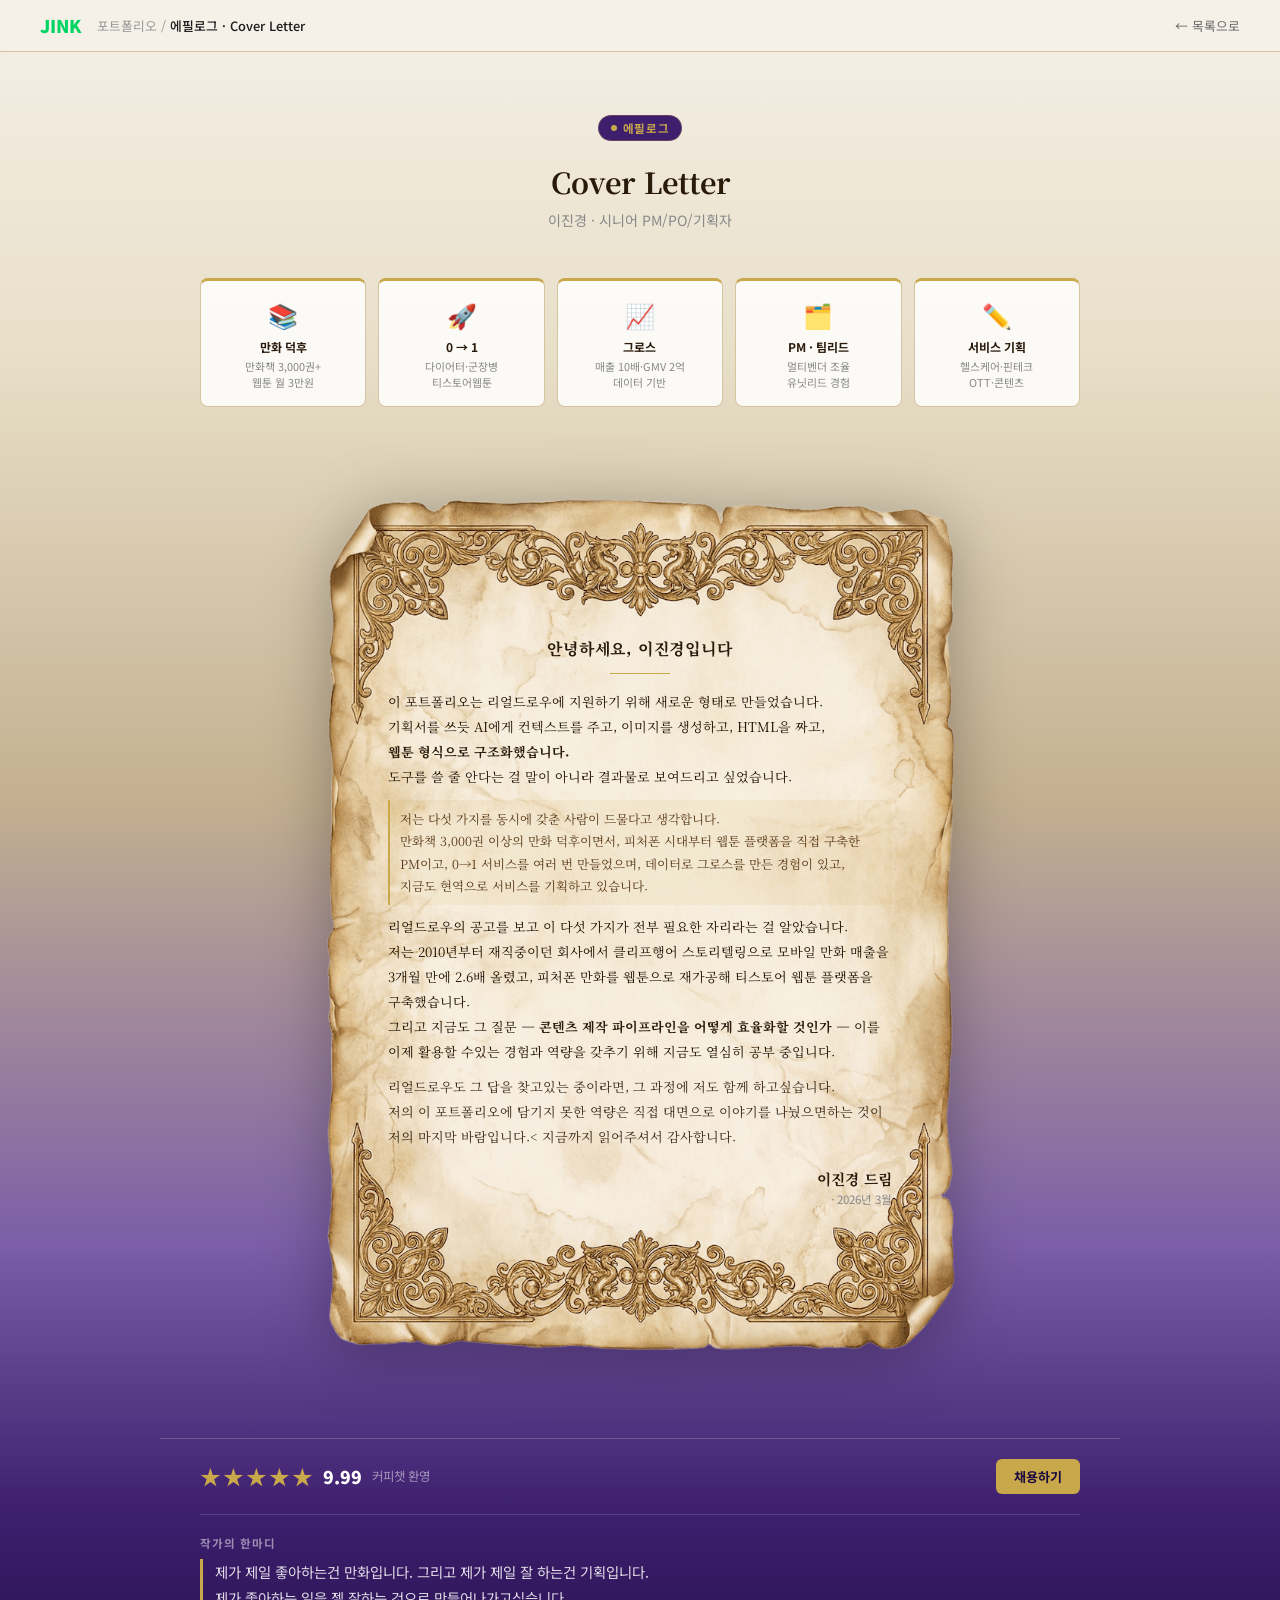
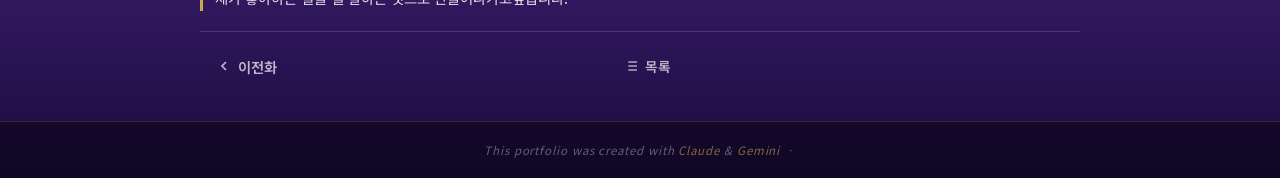
<file: portfolio_epilogue.html>
<!DOCTYPE html>
<html lang="ko">
<head>
<meta charset="UTF-8">
<meta name="viewport" content="width=device-width, initial-scale=1.0">
<title>에필로그 — Cover Letter | JINK Portfolio</title>
<link href="https://fonts.googleapis.com/css2?family=Noto+Serif+KR:wght@400;600;700&family=Noto+Sans+KR:wght@300;400;500&display=swap" rel="stylesheet">
<style>
  * { box-sizing: border-box; margin: 0; padding: 0; }

  body {
    font-family: 'Noto Sans KR', sans-serif;
    min-height: 100vh;
    background: linear-gradient(180deg,
      #f5f0e8 0%,
      #e8dfc8 20%,
      #c4b090 45%,
      #7b5ea7 70%,
      #3d1f6e 85%,
      #1a0a3d 100%
    );
  }

  /* ── 헤더 ── */
  .header {
    position: sticky;
    top: 0;
    z-index: 100;
    background: rgba(245,240,232,0.95);
    backdrop-filter: blur(8px);
    border-bottom: 1px solid #d4c4a0;
    padding: 0 40px;
    height: 52px;
    display: flex;
    align-items: center;
    justify-content: space-between;
  }
  .logo { font-size: 1.1rem; font-weight: 900; color: #00d564; }
  .breadcrumb { font-size: 0.8rem; color: #999; }
  .breadcrumb span { color: #1a1a1a; font-weight: 500; }
  .back-btn {
    font-size: 0.8rem;
    color: #666;
    text-decoration: none;
    display: flex;
    align-items: center;
    gap: 4px;
    transition: color 0.15s;
  }
  .back-btn:hover { color: #00d564; }

  /* ── 메인 컨테이너 ── */
  .container {
    max-width: 960px;
    margin: 0 auto;
    padding: 60px 40px 0;
  }

  /* ── 에피소드 배지 ── */
  .episode-badge {
    display: inline-flex;
    align-items: center;
    gap: 6px;
    background: #3d1f6e;
    color: #c9a84c;
    font-size: 0.72rem;
    font-weight: 700;
    padding: 4px 12px;
    border-radius: 20px;
    letter-spacing: 0.05em;
    margin-bottom: 20px;
    border: 1px solid #c9a84c44;
  }
  .episode-badge .dot { width: 6px; height: 6px; border-radius: 50%; background: #c9a84c; }

  /* ── 섹션 타이틀 ── */
  .section-label {
    font-family: 'Noto Serif KR', serif;
    font-size: 1.8rem;
    font-weight: 700;
    color: #2a1a0a;
    margin-bottom: 8px;
    text-align: center;
  }
  .section-sub {
    font-size: 0.88rem;
    color: #888;
    text-align: center;
    margin-bottom: 48px;
  }

  /* ── 오각형 역량 그리드 ── */
  .pentagon-section {
    margin-bottom: 60px;
  }
  .pentagon-title {
    font-size: 0.72rem;
    font-weight: 700;
    letter-spacing: 0.12em;
    color: #7b5ea7;
    text-transform: uppercase;
    text-align: center;
    margin-bottom: 24px;
  }
  .capability-grid {
    display: grid;
    grid-template-columns: repeat(5, 1fr);
    gap: 12px;
    margin-bottom: 12px;
  }
  @media(max-width: 640px) { .capability-grid { grid-template-columns: repeat(3, 1fr); } }
  .cap-card {
    background: rgba(255,255,255,0.85);
    border: 1px solid #d4c4a0;
    border-top: 3px solid #c9a84c;
    border-radius: 8px;
    padding: 16px 12px;
    text-align: center;
  }
  .cap-icon { font-size: 1.5rem; margin-bottom: 6px; }
  .cap-label { font-size: 0.75rem; font-weight: 700; color: #2a1a0a; }
  .cap-sub { font-size: 0.68rem; color: #888; margin-top: 3px; }

  /* ── 양피지 커버레터 ── */
  .parchment-wrap {
    position: relative;
    max-width: 680px;
    margin: 0 auto 60px;
  }
  .parchment-bg {
    width: 100%;
    display: block;
    border-radius: 4px;
    filter: drop-shadow(0 8px 32px rgba(0,0,0,0.3));
  }
  .parchment-text {
    position: absolute;
    top: 12%;
    left: 13%;
    right: 13%;
    bottom: 12%;
    display: flex;
    flex-direction: column;
    justify-content: center;
    gap: 0;
    overflow: hidden;
  }
  .cover-greeting {
    font-family: 'Noto Serif KR', serif;
    font-size: clamp(0.75rem, 1.8vw, 1rem);
    font-weight: 700;
    color: #2a1a0a;
    text-align: center;
    margin-bottom: 0.8em;
    letter-spacing: 0.05em;
  }
  .cover-divider {
    width: 60px;
    height: 1px;
    background: #c9a84c;
    margin: 0 auto 1em;
  }
  .cover-body {
    font-family: 'Noto Serif KR', serif;
    font-size: clamp(0.62rem, 1.4vw, 0.82rem);
    color: #201101;
    line-height: 1.9;
    word-break: keep-all;
    margin-bottom: 0.8em;
  }
  .cover-body strong { color: #2a1a0a; font-weight: 700; }
  .cover-highlight {
    font-family: 'Noto Serif KR', serif;
    font-size: clamp(0.6rem, 1.3vw, 0.78rem);
    color: #5a3a1a;
    line-height: 1.8;
    word-break: keep-all;
    margin-bottom: 0.8em;
    padding: 0.6em 0.8em;
    background: rgba(201,168,76,0.1);
    border-left: 2px solid #c9a84c;
  }
  .cover-closing {
    font-family: 'Noto Serif KR', serif;
    font-size: clamp(0.62rem, 1.4vw, 0.82rem);
    color: #3a2a1a;
    line-height: 1.9;
    word-break: keep-all;
    margin-bottom: 0.8em;
  }
  .cover-sign {
    text-align: right;
    margin-top: 0.5em;
  }
  .cover-sign .sign-name {
    font-family: 'Noto Serif KR', serif;
    font-size: clamp(0.72rem, 1.6vw, 0.92rem);
    font-weight: 700;
    color: #2a1a0a;
  }
  .cover-sign .sign-sub {
    font-size: clamp(0.58rem, 1.2vw, 0.72rem);
    color: #888;
    margin-top: 2px;
  }

  /* ── 에피소드 푸터 ── */
  .episode-footer {
    max-width: 960px;
    margin: 0 auto;
    padding: 0 40px;
    border-top: 1px solid rgba(255,255,255,0.2);
  }
  .rating-section {
    display: flex;
    align-items: center;
    justify-content: space-between;
    padding: 20px 0;
    border-bottom: 1px solid rgba(255,255,255,0.15);
  }
  .rating-left { display: flex; align-items: center; gap: 10px; }
  .rating-stars { display: flex; gap: 2px; }
  .star { font-size: 1.3rem; color: #c9a84c; }
  .rating-num { font-size: 1.1rem; font-weight: 900; color: #fff; }
  .rating-count { font-size: 0.78rem; color: rgba(255,255,255,0.5); }
  .rating-btn {
    background: #c9a84c;
    color: #1a0a3d;
    border: none;
    border-radius: 6px;
    padding: 8px 18px;
    font-size: 0.82rem;
    font-weight: 700;
    cursor: pointer;
    font-family: 'Noto Sans KR', sans-serif;
  }
  .author-comment {
    padding: 20px 0;
    border-bottom: 1px solid rgba(255,255,255,0.15);
  }
  .author-comment-label {
    font-size: 0.72rem;
    font-weight: 700;
    color: rgba(255,255,255,0.5);
    letter-spacing: 0.08em;
    margin-bottom: 8px;
  }
  .author-comment-text {
    font-size: 0.9rem;
    color: rgba(255,255,255,0.85);
    line-height: 1.8;
    word-break: keep-all;
    padding-left: 12px;
    border-left: 3px solid #c9a84c;
  }
  .episode-nav {
    display: flex;
    align-items: center;
    justify-content: space-between;
    padding: 16px 0;
  }
  .ep-nav-btn {
    display: flex;
    align-items: center;
    gap: 6px;
    font-size: 0.9rem;
    font-weight: 600;
    color: rgba(255,255,255,0.7);
    text-decoration: none;
    padding: 8px 16px;
    border-radius: 6px;
    transition: all 0.15s;
  }
  .ep-nav-btn:hover { background: rgba(255,255,255,0.1); color: #c9a84c; }
  .ep-nav-btn.center { font-size: 0.85rem; }

  /* ── 라이선스 ── */
  .license-bar {
    background: rgba(0,0,0,0.4);
    padding: 20px 40px;
    text-align: center;
    border-top: 1px solid rgba(201,168,76,0.2);
    margin-top: 20px;
  }
  .license-text {
    font-size: 0.72rem;
    color: rgba(255,255,255,0.35);
    letter-spacing: 0.08em;
    font-style: italic;
  }
  .license-text span { color: rgba(201,168,76,0.6); }
</style>
</head>
<body>

<!-- 헤더 -->
<header class="header">
  <div style="display:flex;align-items:center;gap:16px;">
    <div class="logo">JINK</div>
    <div class="breadcrumb">포트폴리오 / <span>에필로그 · Cover Letter</span></div>
  </div>
  <a href="portfolio_webtoon.html" class="back-btn">← 목록으로</a>
</header>

<div class="container">

  <div style="text-align:center;margin-bottom:40px;">
    <div class="episode-badge">
      <span class="dot"></span>
      에필로그
    </div>
    <div class="section-label">Cover Letter</div>
    <div class="section-sub">이진경 · 시니어 PM/PO/기획자 </div>
  </div>

  <!-- 오각형 역량 -->
  <div class="pentagon-section">

    <div class="capability-grid">
      <div class="cap-card">
        <div class="cap-icon">📚</div>
        <div class="cap-label">만화 덕후</div>
        <div class="cap-sub">만화책 3,000권+<br>웹툰 월 3만원</div>
      </div>
      <div class="cap-card">
        <div class="cap-icon">🚀</div>
        <div class="cap-label">0 → 1</div>
        <div class="cap-sub">다이어터·군장병<br>티스토어웹툰</div>
      </div>
      <div class="cap-card">
        <div class="cap-icon">📈</div>
        <div class="cap-label">그로스</div>
        <div class="cap-sub">매출 10배·GMV 2억<br>데이터 기반</div>
      </div>
      <div class="cap-card">
        <div class="cap-icon">🗂️</div>
        <div class="cap-label">PM · 팀리드</div>
        <div class="cap-sub">멀티벤더 조율<br>유닛리드 경험</div>
      </div>
      <div class="cap-card">
        <div class="cap-icon">✏️</div>
        <div class="cap-label">서비스 기획</div>
        <div class="cap-sub">헬스케어·핀테크<br>OTT·콘텐츠</div>
      </div>
    </div>
  </div>

  <!-- 양피지 커버레터 -->
  <div class="parchment-wrap">
    <img src="images/parchment.png" class="parchment-bg" alt="양피지 배경">
    <div class="parchment-text">
      <div class="cover-greeting">안녕하세요, 이진경입니다</div>
      <div class="cover-divider"></div>

      <div class="cover-body">
        이 포트폴리오는 리얼드로우에 지원하기 위해 새로운 형태로 만들었습니다.<br>
        기획서를 쓰듯 AI에게 컨텍스트를 주고, 이미지를 생성하고, HTML을 짜고,<br>
        <strong>웹툰 형식으로 구조화했습니다.</strong><br>
        도구를 쓸 줄 안다는 걸 말이 아니라 결과물로 보여드리고 싶었습니다.
      </div>

      <div class="cover-highlight">
        저는 다섯 가지를 동시에 갖춘 사람이 드물다고 생각합니다.<br>
        만화책 3,000권 이상의 만화 덕후이면서, 피처폰 시대부터 웹툰 플랫폼을 직접 구축한 PM이고,
        0→1 서비스를 여러 번 만들었으며, 데이터로 그로스를 만든 경험이 있고,
        지금도 현역으로 서비스를 기획하고 있습니다.
      </div>

      <div class="cover-body">
        리얼드로우의 공고를 보고 이 다섯 가지가 전부 필요한 자리라는 걸 알았습니다.<br>
        저는 2010년부터 재직중이던 회사에서 클리프행어 스토리텔링으로 모바일 만화 매출을 3개월 만에 2.6배 올렸고,
        피처폰 만화를 웹툰으로 재가공해 티스토어 웹툰 플랫폼을 구축했습니다.<br>
        그리고 지금도 그 질문 — <strong>콘텐츠 제작 파이프라인을 어떻게 효율화할 것인가</strong> —
        이를 이제 활용할 수있는 경험과 역량을 갖추기 위해 지금도 열심히 공부 중입니다.
      </div>

      <div class="cover-closing">
        리얼드로우도  그 답을 찾고있는 중이라면, 그 과정에 저도 함께 하고싶습니다.<br>
        저의 이 포트폴리오에 담기지 못한 역량은 직접 대면으로 이야기를 나눴으면하는 것이 저의 마지막 바람입니다.<
        지금까지 읽어주셔서 감사합니다.
      </div>

      <div class="cover-sign">
        <div class="sign-name">이진경 드림</div>
        <div class="sign-sub"> · 2026년 3월</div>
      </div>
    </div>
  </div>

</div>

<!-- 에피소드 푸터 -->
<div class="episode-footer">
  <div class="rating-section">
    <div class="rating-left">
      <div class="rating-stars">
        <span class="star">★</span><span class="star">★</span>
        <span class="star">★</span><span class="star">★</span><span class="star">★</span>
      </div>
      <div class="rating-num">9.99</div>
      <div class="rating-count">커피챗 환영</div>
    </div>
    <button class="rating-btn">채용하기</button>
  </div>

  <div class="author-comment">
    <div class="author-comment-label">작가의 한마디</div>
    <div class="author-comment-text">
      제가 제일 좋아하는건 만화입니다. 그리고 제가 제일 잘 하는건 기획입니다.<br> 
      제가 좋아하는 일을 젤 잘하는 것으로 만들어나가고싶습니다. 
    </div>
  </div>

  <div class="episode-nav">
    <a href="portfolio_zigbang.html" class="ep-nav-btn">
      <svg width="16" height="16" viewBox="0 0 24 24" fill="none" stroke="currentColor" stroke-width="2.5"><polyline points="15 18 9 12 15 6"/></svg>
      이전화
    </a>
    <a href="portfolio_webtoon.html" class="ep-nav-btn center">
      <svg width="16" height="16" viewBox="0 0 24 24" fill="none" stroke="currentColor" stroke-width="2"><line x1="8" y1="6" x2="21" y2="6"/><line x1="8" y1="12" x2="21" y2="12"/><line x1="8" y1="18" x2="21" y2="18"/><line x1="3" y1="6" x2="3.01" y2="6"/><line x1="3" y1="12" x2="3.01" y2="12"/><line x1="3" y1="18" x2="3.01" y2="18"/></svg>
      목록
    </a>
    <div style="width:80px;"></div>
  </div>
</div>

<!-- 라이선스 -->
<div class="license-bar">
  <div class="license-text">
    This portfolio was created with <span>Claude</span> & <span>Gemini</span>
    &nbsp;·&nbsp;
</file>
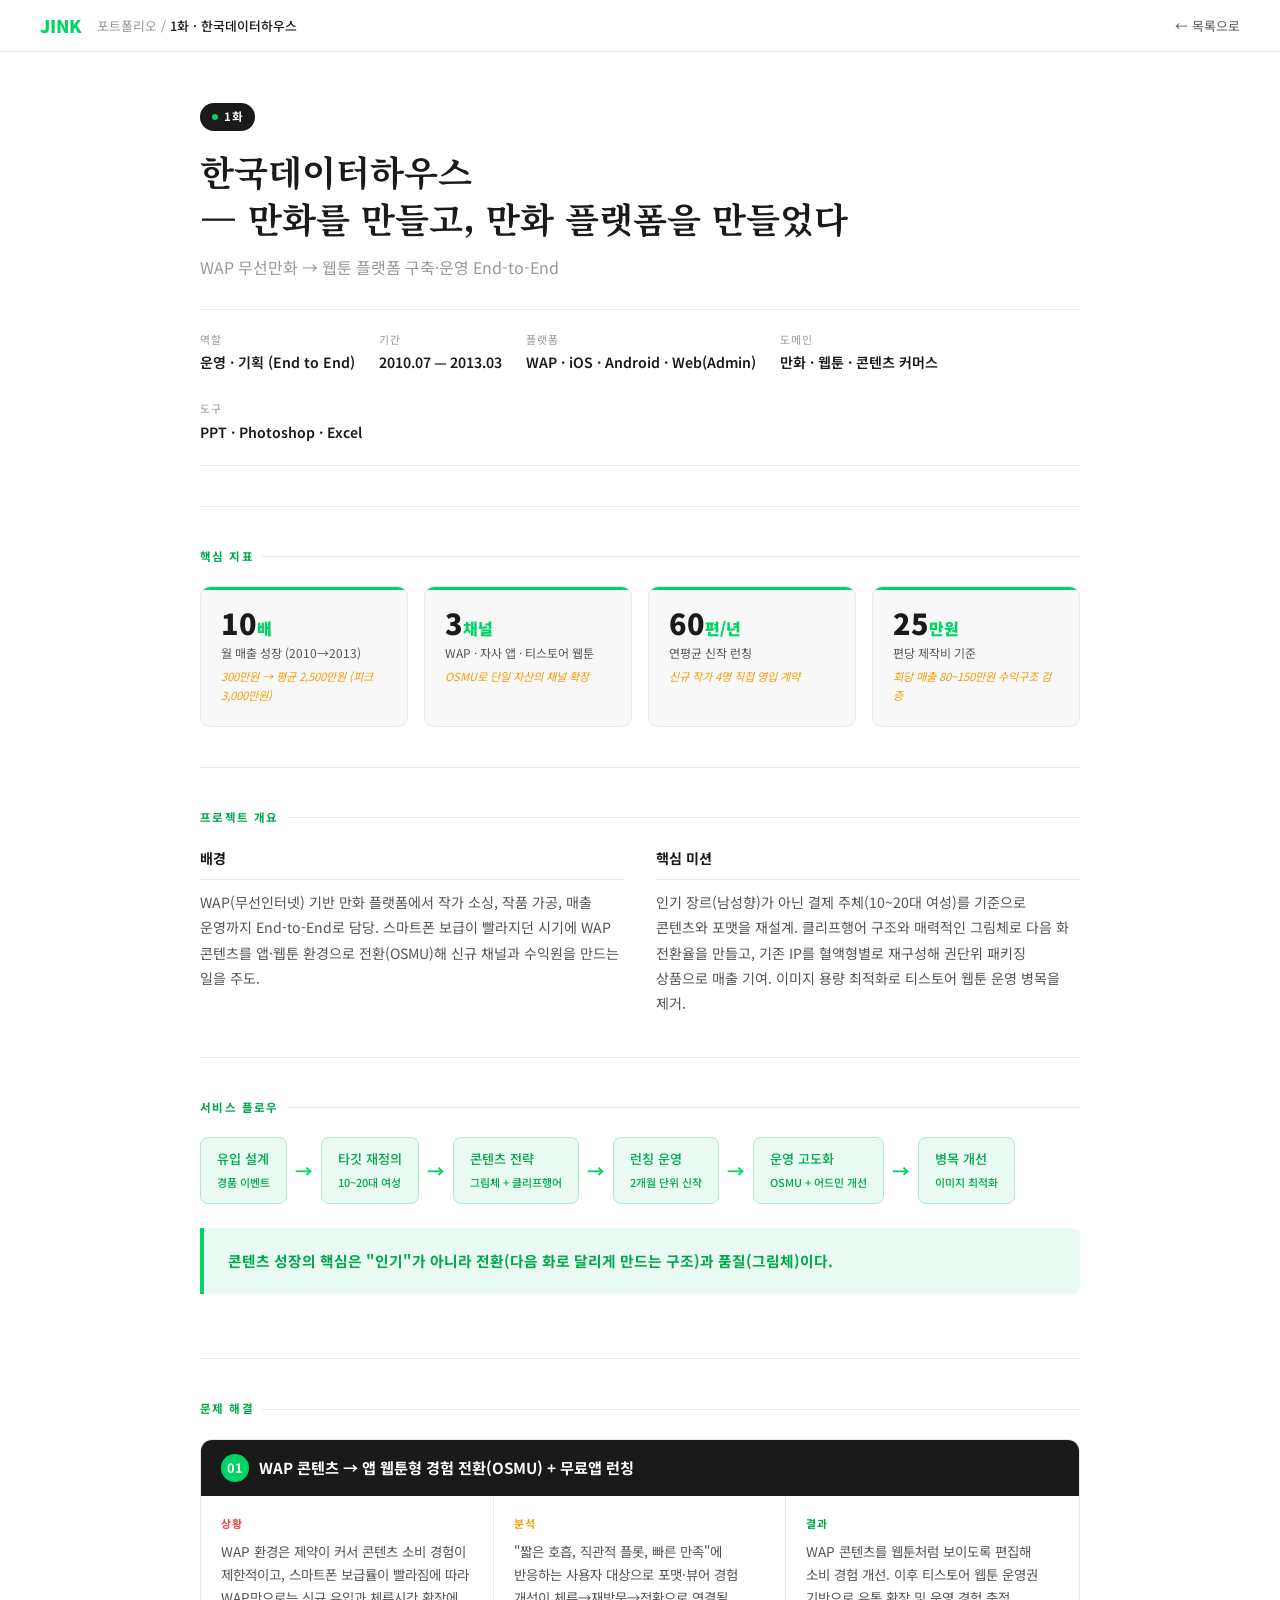
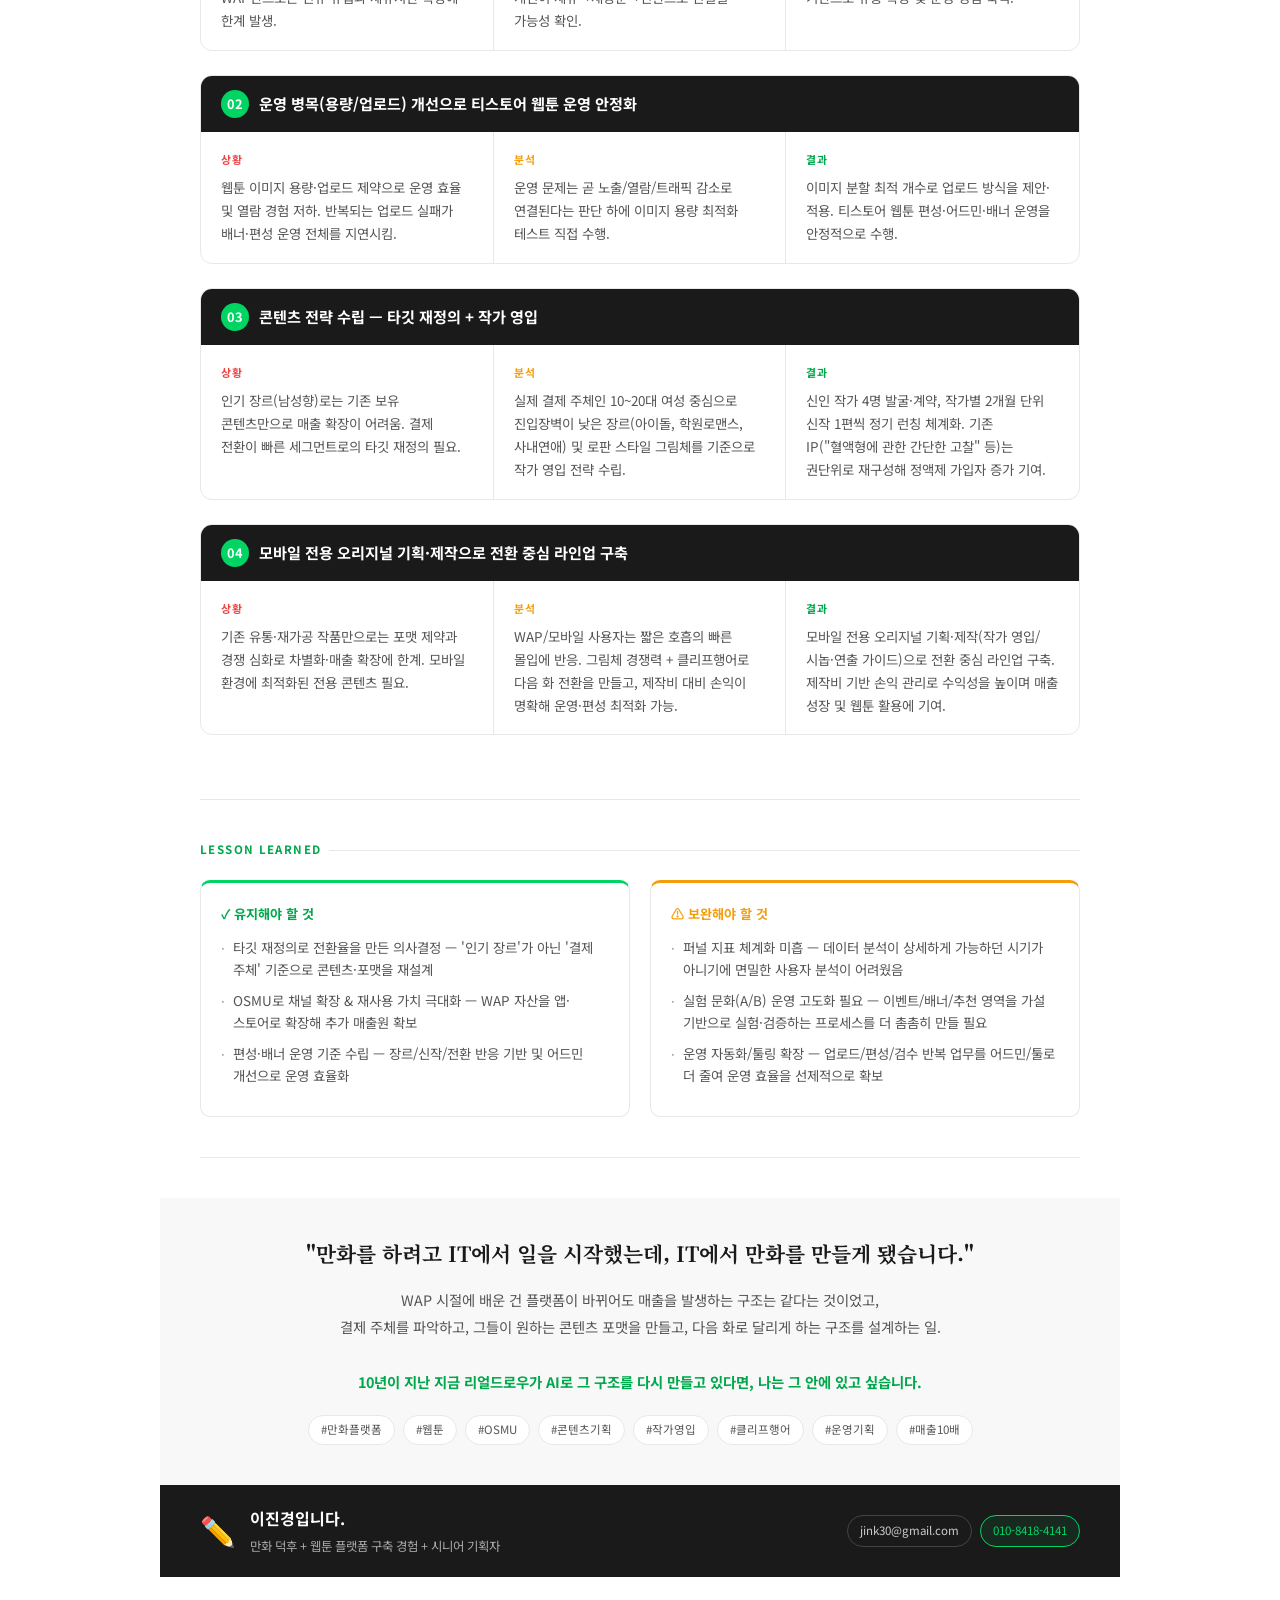
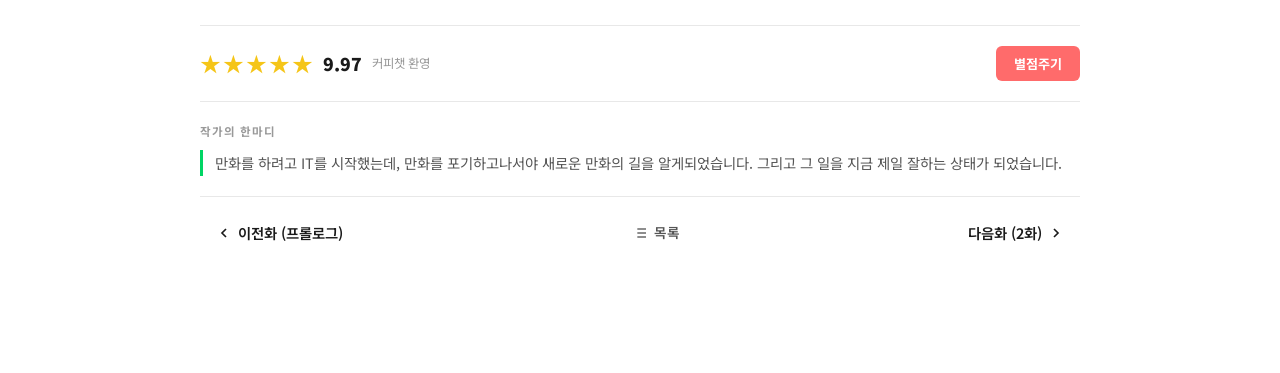
<file: portfolio_kdh.html>
<!DOCTYPE html>
<html lang="ko">
<head>
<meta charset="UTF-8">
<meta name="viewport" content="width=device-width, initial-scale=1.0">
<title>1화 — 한국데이터하우스 무선만화·웹툰 | JINK Portfolio</title>
<link href="https://fonts.googleapis.com/css2?family=Noto+Sans+KR:wght@300;400;500;700;900&family=Noto+Serif+KR:wght@400;700&display=swap" rel="stylesheet">
<style>
  :root {
    --primary: #00d564;
    --primary-light: #e8faf2;
    --primary-dark: #00a84c;
    --accent: #ff6b6b;
    --warning: #f59e0b;
    --text-primary: #1a1a1a;
    --text-secondary: #555;
    --text-muted: #999;
    --border: #e8e8e8;
    --bg: #ffffff;
    --bg-sub: #f8f8f8;
    --bg-dark: #1a1a1a;
    --star: #f5c518;
    --width: 960px;
  }
  * { box-sizing: border-box; margin: 0; padding: 0; }
  body { font-family: 'Noto Sans KR', sans-serif; background: var(--bg); color: var(--text-primary); line-height: 1.7; }
  .header { position: sticky; top: 0; z-index: 100; background: rgba(255,255,255,0.95); backdrop-filter: blur(8px); border-bottom: 1px solid var(--border); padding: 0 40px; height: 52px; display: flex; align-items: center; justify-content: space-between; }
  .header-left { display: flex; align-items: center; gap: 16px; }
  .logo { font-size: 1.1rem; font-weight: 900; color: var(--primary); }
  .breadcrumb { font-size: 0.8rem; color: var(--text-muted); }
  .breadcrumb span { color: var(--text-primary); font-weight: 500; }
  .back-btn { font-size: 0.8rem; color: var(--text-secondary); text-decoration: none; display: flex; align-items: center; gap: 4px; transition: color 0.15s; }
  .back-btn:hover { color: var(--primary); }
  .container { max-width: var(--width); margin: 0 auto; padding: 0 40px 80px; }
  .hero { padding: 48px 0 40px; border-bottom: 1px solid var(--border); }
  .episode-badge { display: inline-flex; align-items: center; gap: 6px; background: var(--bg-dark); color: #fff; font-size: 0.72rem; font-weight: 700; padding: 4px 12px; border-radius: 20px; letter-spacing: 0.05em; margin-bottom: 16px; }
  .episode-badge .dot { width: 6px; height: 6px; border-radius: 50%; background: var(--primary); }
  .hero-title { font-family: 'Noto Serif KR', serif; font-size: 2.2rem; font-weight: 700; line-height: 1.35; color: var(--text-primary); margin-bottom: 12px; word-break: keep-all; }
  .hero-sub { font-size: 1rem; color: var(--text-muted); margin-bottom: 28px; }
  .hero-meta { display: flex; flex-wrap: wrap; gap: 24px; padding: 20px 0; border-top: 1px solid var(--border); border-bottom: 1px solid var(--border); }
  .meta-item { display: flex; flex-direction: column; gap: 3px; }
  .meta-label { font-size: 0.68rem; color: var(--text-muted); letter-spacing: 0.1em; text-transform: uppercase; }
  .meta-value { font-size: 0.88rem; font-weight: 600; color: var(--text-primary); }
  .kpi-section { padding: 40px 0; border-bottom: 1px solid var(--border); }
  .section-title { font-size: 0.72rem; font-weight: 700; letter-spacing: 0.12em; color: var(--primary-dark); text-transform: uppercase; margin-bottom: 20px; display: flex; align-items: center; gap: 8px; }
  .section-title::after { content: ''; flex: 1; height: 1px; background: var(--border); }
  .kpi-grid { display: grid; grid-template-columns: repeat(4, 1fr); gap: 16px; }
  @media(max-width:700px){ .kpi-grid { grid-template-columns: repeat(2,1fr); } }
  .kpi-card { background: var(--bg-sub); border: 1px solid var(--border); border-radius: 10px; padding: 20px; position: relative; overflow: hidden; }
  .kpi-card::before { content: ''; position: absolute; top: 0; left: 0; right: 0; height: 3px; background: var(--primary); }
  .kpi-num { font-size: 1.8rem; font-weight: 900; color: var(--text-primary); line-height: 1.1; margin-bottom: 4px; }
  .kpi-num span { font-size: 1rem; color: var(--primary); }
  .kpi-desc { font-size: 0.75rem; color: var(--text-secondary); margin-bottom: 4px; }
  .kpi-context { font-size: 0.7rem; color: var(--warning); font-style: italic; }
  .overview-section { padding: 40px 0; border-bottom: 1px solid var(--border); }
  .overview-grid { display: grid; grid-template-columns: 1fr 1fr; gap: 32px; }
  @media(max-width:640px){ .overview-grid { grid-template-columns: 1fr; } }
  .overview-block h3 { font-size: 0.88rem; font-weight: 700; color: var(--text-primary); margin-bottom: 10px; padding-bottom: 8px; border-bottom: 1px solid var(--border); }
  .overview-block p { font-size: 0.88rem; color: var(--text-secondary); line-height: 1.8; word-break: keep-all; }
  .insight-box { background: var(--primary-light); border-left: 4px solid var(--primary); border-radius: 0 8px 8px 0; padding: 20px 24px; margin: 24px 0; font-size: 0.92rem; color: var(--text-primary); line-height: 1.8; word-break: keep-all; }
  .insight-box strong { color: var(--primary-dark); }
  .problem-section { padding: 40px 0; border-bottom: 1px solid var(--border); }
  .problem-card { border: 1px solid var(--border); border-radius: 12px; overflow: hidden; margin-bottom: 24px; }
  .problem-header { background: var(--bg-dark); color: #fff; padding: 14px 20px; display: flex; align-items: center; gap: 10px; }
  .problem-num { width: 28px; height: 28px; border-radius: 50%; background: var(--primary); color: #fff; font-size: 0.8rem; font-weight: 700; display: flex; align-items: center; justify-content: center; flex-shrink: 0; }
  .problem-header h3 { font-size: 0.95rem; font-weight: 700; }
  .problem-body { display: grid; grid-template-columns: 1fr 1fr 1fr; }
  @media(max-width:640px){ .problem-body { grid-template-columns: 1fr; } }
  .problem-cell { padding: 18px 20px; border-right: 1px solid var(--border); }
  .problem-cell:last-child { border-right: none; }
  .cell-label { font-size: 0.68rem; font-weight: 700; letter-spacing: 0.1em; text-transform: uppercase; margin-bottom: 8px; }
  .cell-label.situation { color: #ef4444; }
  .cell-label.analysis { color: var(--warning); }
  .cell-label.result { color: var(--primary-dark); }
  .problem-cell p { font-size: 0.84rem; color: var(--text-secondary); line-height: 1.7; word-break: keep-all; }
  .flow-section { padding: 40px 0; border-bottom: 1px solid var(--border); }
  .flow-wrap { display: flex; flex-wrap: wrap; align-items: center; gap: 8px; margin: 20px 0; }
  .flow-step { background: var(--primary-light); border: 1px solid #b3e8ce; border-radius: 8px; padding: 10px 16px; font-size: 0.82rem; color: var(--primary-dark); font-weight: 500; word-break: keep-all; }
  .flow-arrow { color: var(--primary); font-size: 1.1rem; font-weight: 700; }
  .lesson-section { padding: 40px 0; border-bottom: 1px solid var(--border); }
  .lesson-grid { display: grid; grid-template-columns: 1fr 1fr; gap: 20px; }
  @media(max-width:640px){ .lesson-grid { grid-template-columns: 1fr; } }
  .lesson-card { border: 1px solid var(--border); border-radius: 10px; padding: 20px; }
  .lesson-card.keep { border-top: 3px solid var(--primary); }
  .lesson-card.fix { border-top: 3px solid var(--warning); }
  .lesson-card h3 { font-size: 0.82rem; font-weight: 700; margin-bottom: 12px; }
  .lesson-card.keep h3 { color: var(--primary-dark); }
  .lesson-card.fix h3 { color: var(--warning); }
  .lesson-item { display: flex; gap: 8px; margin-bottom: 10px; font-size: 0.84rem; color: var(--text-secondary); line-height: 1.6; word-break: keep-all; }
  .lesson-item::before { content: '·'; color: var(--text-muted); flex-shrink: 0; margin-top: 1px; }
  .connect-section { background: var(--bg-sub); margin: 40px -40px 0; padding: 40px; }
  .connect-box { max-width: 700px; margin: 0 auto; text-align: center; }
  .connect-box .connect-title { font-family: 'Noto Serif KR', serif; font-size: 1.3rem; font-weight: 700; color: var(--text-primary); margin-bottom: 16px; line-height: 1.5; word-break: keep-all; }
  .connect-box p { font-size: 0.9rem; color: var(--text-secondary); line-height: 1.9; word-break: keep-all; }
  .connect-box strong { color: var(--primary-dark); }
  .tags { display: flex; flex-wrap: wrap; gap: 8px; margin-top: 20px; justify-content: center; }
  .tag { font-size: 0.72rem; padding: 4px 12px; border-radius: 20px; border: 1px solid var(--border); color: var(--text-secondary); background: var(--bg); }
  .hire-banner { background: var(--bg-dark); margin: 0 -40px; padding: 0 40px; }
  .hire-banner-inner { max-width: var(--width); margin: 0 auto; padding: 20px 0; display: flex; align-items: center; justify-content: space-between; gap: 20px; }
  .hire-left { display: flex; align-items: center; gap: 14px; }
  .hire-emoji { font-size: 1.8rem; }
  .hire-title { font-size: 1rem; font-weight: 700; color: #fff; margin-bottom: 4px; }
  .hire-sub { font-size: 0.78rem; color: #aaa; }
  .hire-right { display: flex; gap: 8px; flex-shrink: 0; flex-wrap: wrap; }
  .hire-tag { font-size: 0.72rem; padding: 5px 12px; border-radius: 20px; border: 1px solid #444; color: #ccc; white-space: nowrap; }
  .hire-tag.green { border-color: var(--primary); color: var(--primary); background: rgba(0,213,100,0.08); }
  .episode-footer { margin-top: 48px; border-top: 1px solid var(--border); }
  .rating-section { display: flex; align-items: center; justify-content: space-between; padding: 20px 0; border-bottom: 1px solid var(--border); }
  .rating-left { display: flex; align-items: center; gap: 10px; }
  .rating-stars { display: flex; gap: 2px; }
  .star { font-size: 1.3rem; color: var(--star); }
  .rating-num { font-size: 1.1rem; font-weight: 900; color: var(--text-primary); }
  .rating-count { font-size: 0.78rem; color: var(--text-muted); }
  .rating-btn { background: var(--accent); color: #fff; border: none; border-radius: 6px; padding: 8px 18px; font-size: 0.82rem; font-weight: 700; cursor: pointer; font-family: 'Noto Sans KR', sans-serif; transition: background 0.15s; }
  .rating-btn:hover { background: #e05555; }
  .author-comment { padding: 20px 0; border-bottom: 1px solid var(--border); }
  .author-comment-label { font-size: 0.72rem; font-weight: 700; color: var(--text-muted); letter-spacing: 0.08em; margin-bottom: 8px; }
  .author-comment-text { font-size: 0.9rem; color: var(--text-secondary); line-height: 1.8; word-break: keep-all; padding-left: 12px; border-left: 3px solid var(--primary); }
  .episode-nav { display: flex; align-items: center; justify-content: space-between; padding: 16px 0 40px; }
  .ep-nav-btn { display: flex; align-items: center; gap: 6px; font-size: 0.9rem; font-weight: 600; color: var(--text-primary); text-decoration: none; padding: 8px 16px; border-radius: 6px; transition: all 0.15s; }
  .ep-nav-btn:hover { background: var(--bg-sub); color: var(--primary); }
  .ep-nav-btn.center { color: var(--text-secondary); font-size: 0.85rem; }
  .ep-nav-btn.disabled { opacity: 0.3; pointer-events: none; }
</style>
</head>
<body>

<header class="header">
  <div class="header-left">
    <div class="logo">JINK</div>
    <div class="breadcrumb">포트폴리오 / <span>1화 · 한국데이터하우스</span></div>
  </div>
  <a href="portfolio_webtoon.html" class="back-btn">← 목록으로</a>
</header>

<div class="container">

  <!-- 히어로 -->
  <section class="hero">
    <div class="episode-badge"><span class="dot"></span>1화</div>
    <h1 class="hero-title">한국데이터하우스<br>— 만화를 만들고, 만화 플랫폼을 만들었다</h1>
    <p class="hero-sub">WAP 무선만화 → 웹툰 플랫폼 구축·운영 End-to-End</p>
    <div class="hero-meta">
      <div class="meta-item"><span class="meta-label">역할</span><span class="meta-value">운영 · 기획 (End to End)</span></div>
      <div class="meta-item"><span class="meta-label">기간</span><span class="meta-value">2010.07 — 2013.03</span></div>
      <div class="meta-item"><span class="meta-label">플랫폼</span><span class="meta-value">WAP · iOS · Android · Web(Admin)</span></div>
      <div class="meta-item"><span class="meta-label">도메인</span><span class="meta-value">만화 · 웹툰 · 콘텐츠 커머스</span></div>
      <div class="meta-item"><span class="meta-label">도구</span><span class="meta-value">PPT · Photoshop · Excel</span></div>
    </div>
  </section>

  <!-- KPI -->
  <section class="kpi-section">
    <div class="section-title">핵심 지표</div>
    <div class="kpi-grid">
      <div class="kpi-card">
        <div class="kpi-num">10<span>배</span></div>
        <div class="kpi-desc">월 매출 성장 (2010→2013)</div>
        <div class="kpi-context">300만원 → 평균 2,500만원 (피크 3,000만원)</div>
      </div>
      <div class="kpi-card">
        <div class="kpi-num">3<span>채널</span></div>
        <div class="kpi-desc">WAP · 자사 앱 · 티스토어 웹툰</div>
        <div class="kpi-context">OSMU로 단일 자산의 채널 확장</div>
      </div>
      <div class="kpi-card">
        <div class="kpi-num">60<span>편/년</span></div>
        <div class="kpi-desc">연평균 신작 런칭</div>
        <div class="kpi-context">신규 작가 4명 직접 영입 계약</div>
      </div>
      <div class="kpi-card">
        <div class="kpi-num">25<span>만원</span></div>
        <div class="kpi-desc">편당 제작비 기준</div>
        <div class="kpi-context">회당 매출 80~150만원 수익구조 검증</div>
      </div>
    </div>
  </section>

  <!-- 개요 -->
  <section class="overview-section">
    <div class="section-title">프로젝트 개요</div>
    <div class="overview-grid">
      <div class="overview-block">
        <h3>배경</h3>
        <p>WAP(무선인터넷) 기반 만화 플랫폼에서 작가 소싱, 작품 가공, 매출 운영까지 End-to-End로 담당. 스마트폰 보급이 빨라지던 시기에 WAP 콘텐츠를 앱·웹툰 환경으로 전환(OSMU)해 신규 채널과 수익원을 만드는 일을 주도.</p>
      </div>
      <div class="overview-block">
        <h3>핵심 미션</h3>
        <p>인기 장르(남성향)가 아닌 결제 주체(10~20대 여성)를 기준으로 콘텐츠와 포맷을 재설계. 클리프행어 구조와 매력적인 그림체로 다음 화 전환율을 만들고, 기존 IP를 혈액형별로 재구성해 권단위 패키징 상품으로 매출 기여. 이미지 용량 최적화로 티스토어 웹툰 운영 병목을 제거.</p>
      </div>
    </div>
  </section>

  <!-- 서비스 플로우 -->
  <section class="flow-section">
    <div class="section-title">서비스 플로우</div>
    <div class="flow-wrap">
      <div class="flow-step">유입 설계<br><small>경품 이벤트</small></div>
      <div class="flow-arrow">→</div>
      <div class="flow-step">타깃 재정의<br><small>10~20대 여성</small></div>
      <div class="flow-arrow">→</div>
      <div class="flow-step">콘텐츠 전략<br><small>그림체 + 클리프행어</small></div>
      <div class="flow-arrow">→</div>
      <div class="flow-step">런칭 운영<br><small>2개월 단위 신작</small></div>
      <div class="flow-arrow">→</div>
      <div class="flow-step">운영 고도화<br><small>OSMU + 어드민 개선</small></div>
      <div class="flow-arrow">→</div>
      <div class="flow-step">병목 개선<br><small>이미지 최적화</small></div>
    </div>
    <div class="insight-box">
      <strong>콘텐츠 성장의 핵심은 "인기"가 아니라 전환(다음 화로 달리게 만드는 구조)과 품질(그림체)이다.</strong><br>
      
    </div>
  </section>

  <!-- 문제 해결 -->
  <section class="problem-section">
    <div class="section-title">문제 해결</div>

    <div class="problem-card">
      <div class="problem-header">
        <div class="problem-num">01</div>
        <h3>WAP 콘텐츠 → 앱 웹툰형 경험 전환(OSMU) + 무료앱 런칭</h3>
      </div>
      <div class="problem-body">
        <div class="problem-cell">
          <div class="cell-label situation">상황</div>
          <p>WAP 환경은 제약이 커서 콘텐츠 소비 경험이 제한적이고, 스마트폰 보급률이 빨라짐에 따라 WAP만으로는 신규 유입과 체류시간 확장에 한계 발생.</p>
        </div>
        <div class="problem-cell">
          <div class="cell-label analysis">분석</div>
          <p>"짧은 호흡, 직관적 플롯, 빠른 만족"에 반응하는 사용자 대상으로 포맷·뷰어 경험 개선이 체류→재방문→전환으로 연결될 가능성 확인.</p>
        </div>
        <div class="problem-cell">
          <div class="cell-label result">결과</div>
          <p>WAP 콘텐츠를 웹툰처럼 보이도록 편집해 소비 경험 개선. 이후 티스토어 웹툰 운영권 기반으로 유통 확장 및 운영 경험 축적.</p>
        </div>
      </div>
    </div>

    <div class="problem-card">
      <div class="problem-header">
        <div class="problem-num">02</div>
        <h3>운영 병목(용량/업로드) 개선으로 티스토어 웹툰 운영 안정화</h3>
      </div>
      <div class="problem-body">
        <div class="problem-cell">
          <div class="cell-label situation">상황</div>
          <p>웹툰 이미지 용량·업로드 제약으로 운영 효율 및 열람 경험 저하. 반복되는 업로드 실패가 배너·편성 운영 전체를 지연시킴.</p>
        </div>
        <div class="problem-cell">
          <div class="cell-label analysis">분석</div>
          <p>운영 문제는 곧 노출/열람/트래픽 감소로 연결된다는 판단 하에 이미지 용량 최적화 테스트 직접 수행.</p>
        </div>
        <div class="problem-cell">
          <div class="cell-label result">결과</div>
          <p>이미지 분할 최적 개수로 업로드 방식을 제안·적용. 티스토어 웹툰 편성·어드민·배너 운영을 안정적으로 수행.</p>
        </div>
      </div>
    </div>

    <div class="problem-card">
      <div class="problem-header">
        <div class="problem-num">03</div>
        <h3>콘텐츠 전략 수립 — 타깃 재정의 + 작가 영입</h3>
      </div>
      <div class="problem-body">
        <div class="problem-cell">
          <div class="cell-label situation">상황</div>
          <p>인기 장르(남성향)로는 기존 보유 콘텐츠만으로 매출 확장이 어려움. 결제 전환이 빠른 세그먼트로의 타깃 재정의 필요.</p>
        </div>
        <div class="problem-cell">
          <div class="cell-label analysis">분석</div>
          <p>실제 결제 주체인 10~20대 여성 중심으로 진입장벽이 낮은 장르(아이돌, 학원로맨스, 사내연애) 및 로판 스타일 그림체를 기준으로 작가 영입 전략 수립.</p>
        </div>
        <div class="problem-cell">
          <div class="cell-label result">결과</div>
          <p>신인 작가 4명 발굴·계약, 작가별 2개월 단위 신작 1편씩 정기 런칭 체계화. 기존 IP("혈액형에 관한 간단한 고찰" 등)는 권단위로 재구성해 정액제 가입자 증가 기여.</p>
        </div>
      </div>
    </div>

    <div class="problem-card">
      <div class="problem-header">
        <div class="problem-num">04</div>
        <h3>모바일 전용 오리지널 기획·제작으로 전환 중심 라인업 구축</h3>
      </div>
      <div class="problem-body">
        <div class="problem-cell">
          <div class="cell-label situation">상황</div>
          <p>기존 유통·재가공 작품만으로는 포맷 제약과 경쟁 심화로 차별화·매출 확장에 한계. 모바일 환경에 최적화된 전용 콘텐츠 필요.</p>
        </div>
        <div class="problem-cell">
          <div class="cell-label analysis">분석</div>
          <p>WAP/모바일 사용자는 짧은 호흡의 빠른 몰입에 반응. 그림체 경쟁력 + 클리프행어로 다음 화 전환을 만들고, 제작비 대비 손익이 명확해 운영·편성 최적화 가능.</p>
        </div>
        <div class="problem-cell">
          <div class="cell-label result">결과</div>
          <p>모바일 전용 오리지널 기획·제작(작가 영입/시놉·연출 가이드)으로 전환 중심 라인업 구축. 제작비 기반 손익 관리로 수익성을 높이며 매출 성장 및 웹툰 활용에 기여.</p>
        </div>
      </div>
    </div>
  </section>

  <!-- Lesson Learned -->
  <section class="lesson-section">
    <div class="section-title">Lesson Learned</div>
    <div class="lesson-grid">
      <div class="lesson-card keep">
        <h3>✓ 유지해야 할 것</h3>
        <div class="lesson-item">타깃 재정의로 전환율을 만든 의사결정 — '인기 장르'가 아닌 '결제 주체' 기준으로 콘텐츠·포맷을 재설계</div>
        <div class="lesson-item">OSMU로 채널 확장 & 재사용 가치 극대화 — WAP 자산을 앱·스토어로 확장해 추가 매출원 확보</div>
        <div class="lesson-item">편성·배너 운영 기준 수립 — 장르/신작/전환 반응 기반 및 어드민 개선으로 운영 효율화</div>
      </div>
      <div class="lesson-card fix">
        <h3>⚠ 보완해야 할 것</h3>
        <div class="lesson-item">퍼널 지표 체계화 미흡 — 데이터 분석이 상세하게 가능하던 시기가 아니기에 면밀한 사용자 분석이 어려웠음</div>
        <div class="lesson-item">실험 문화(A/B) 운영 고도화 필요 — 이벤트/배너/추천 영역을 가설 기반으로 실험·검증하는 프로세스를 더 촘촘히 만들 필요</div>
        <div class="lesson-item">운영 자동화/툴링 확장 — 업로드/편성/검수 반복 업무를 어드민/툴로 더 줄여 운영 효율을 선제적으로 확보</div>
      </div>
    </div>
  </section>

  <!-- 연결 멘트 -->
  <div class="connect-section">
    <div class="connect-box">
      <div class="connect-title">"만화를 하려고 IT에서 일을 시작했는데, IT에서  만화를 만들게 됐습니다."</div>
      <p>
        WAP 시절에 배운 건 플랫폼이 바뀌어도 매출을 발생하는 구조는 같다는 것이었고,<br>
        결제 주체를 파악하고, 그들이 원하는 콘텐츠 포맷을 만들고, 다음 화로 달리게 하는 구조를 설계하는 일.<br><br>
        <strong>10년이 지난 지금 리얼드로우가 AI로 그 구조를 다시 만들고 있다면, 나는 그 안에 있고 싶습니다.</strong>
      </p>
      <div class="tags">
        <span class="tag">#만화플랫폼</span>
      
        <span class="tag">#웹툰</span>
        <span class="tag">#OSMU</span>
        <span class="tag">#콘텐츠기획</span>
        <span class="tag">#작가영입</span>
        <span class="tag">#클리프행어</span>
        <span class="tag">#운영기획</span>
        <span class="tag">#매출10배</span>
      </div>
    </div>
  </div>

  <!-- 채용 배너 -->
  <div class="hire-banner">
    <div class="hire-banner-inner">
      <div class="hire-left">
        <div class="hire-emoji">✏️</div>
        <div class="hire-text">
          <div class="hire-title">이진경입니다.</div>
          <div class="hire-sub">만화 덕후 + 웹툰 플랫폼 구축 경험 + 시니어 기획자</div>
        </div>
      </div>
      <div class="hire-right">
        <span class="hire-tag"<span>jink30@gmail.com</span>
        <span class="hire-tag green">010-8418-4141</span>
      </div>
    </div>
  </div>

  <!-- 에피소드 푸터 -->
  <div class="episode-footer">
    <div class="rating-section">
      <div class="rating-left">
        <div class="rating-stars">
          <span class="star">★</span><span class="star">★</span>
          <span class="star">★</span><span class="star">★</span><span class="star">★</span>
        </div>
        <div class="rating-num">9.97</div>
        <div class="rating-count">커피챗 환영</div>
      </div>
      <button class="rating-btn">별점주기</button>
    </div>
    <div class="author-comment">
      <div class="author-comment-label">작가의 한마디</div>
      <div class="author-comment-text">
        만화를 하려고 IT를 시작했는데, 만화를 포기하고나서야 새로운 만화의 길을 알게되었습니다. 그리고 그 일을 지금 제일 잘하는 상태가 되었습니다.
      </div>
    </div>
    <div class="episode-nav">
      <a href="portfolio_prologue.html" class="ep-nav-btn">
        <svg width="16" height="16" viewBox="0 0 24 24" fill="none" stroke="currentColor" stroke-width="2.5"><polyline points="15 18 9 12 15 6"/></svg>
        이전화 (프롤로그)
      </a>
      <a href="portfolio_webtoon.html" class="ep-nav-btn center">
        <svg width="16" height="16" viewBox="0 0 24 24" fill="none" stroke="currentColor" stroke-width="2"><line x1="8" y1="6" x2="21" y2="6"/><line x1="8" y1="12" x2="21" y2="12"/><line x1="8" y1="18" x2="21" y2="18"/><line x1="3" y1="6" x2="3.01" y2="6"/><line x1="3" y1="12" x2="3.01" y2="12"/><line x1="3" y1="18" x2="3.01" y2="18"/></svg>
        목록
      </a>
      <a href="portfolio_dieter.html" class="ep-nav-btn">
        다음화 (2화)
        <svg width="16" height="16" viewBox="0 0 24 24" fill="none" stroke="currentColor" stroke-width="2.5"><polyline points="9 18 15 12 9 6"/></svg>
      </a>
    </div>
  </div>

</div>
</body>
</html>
</file>
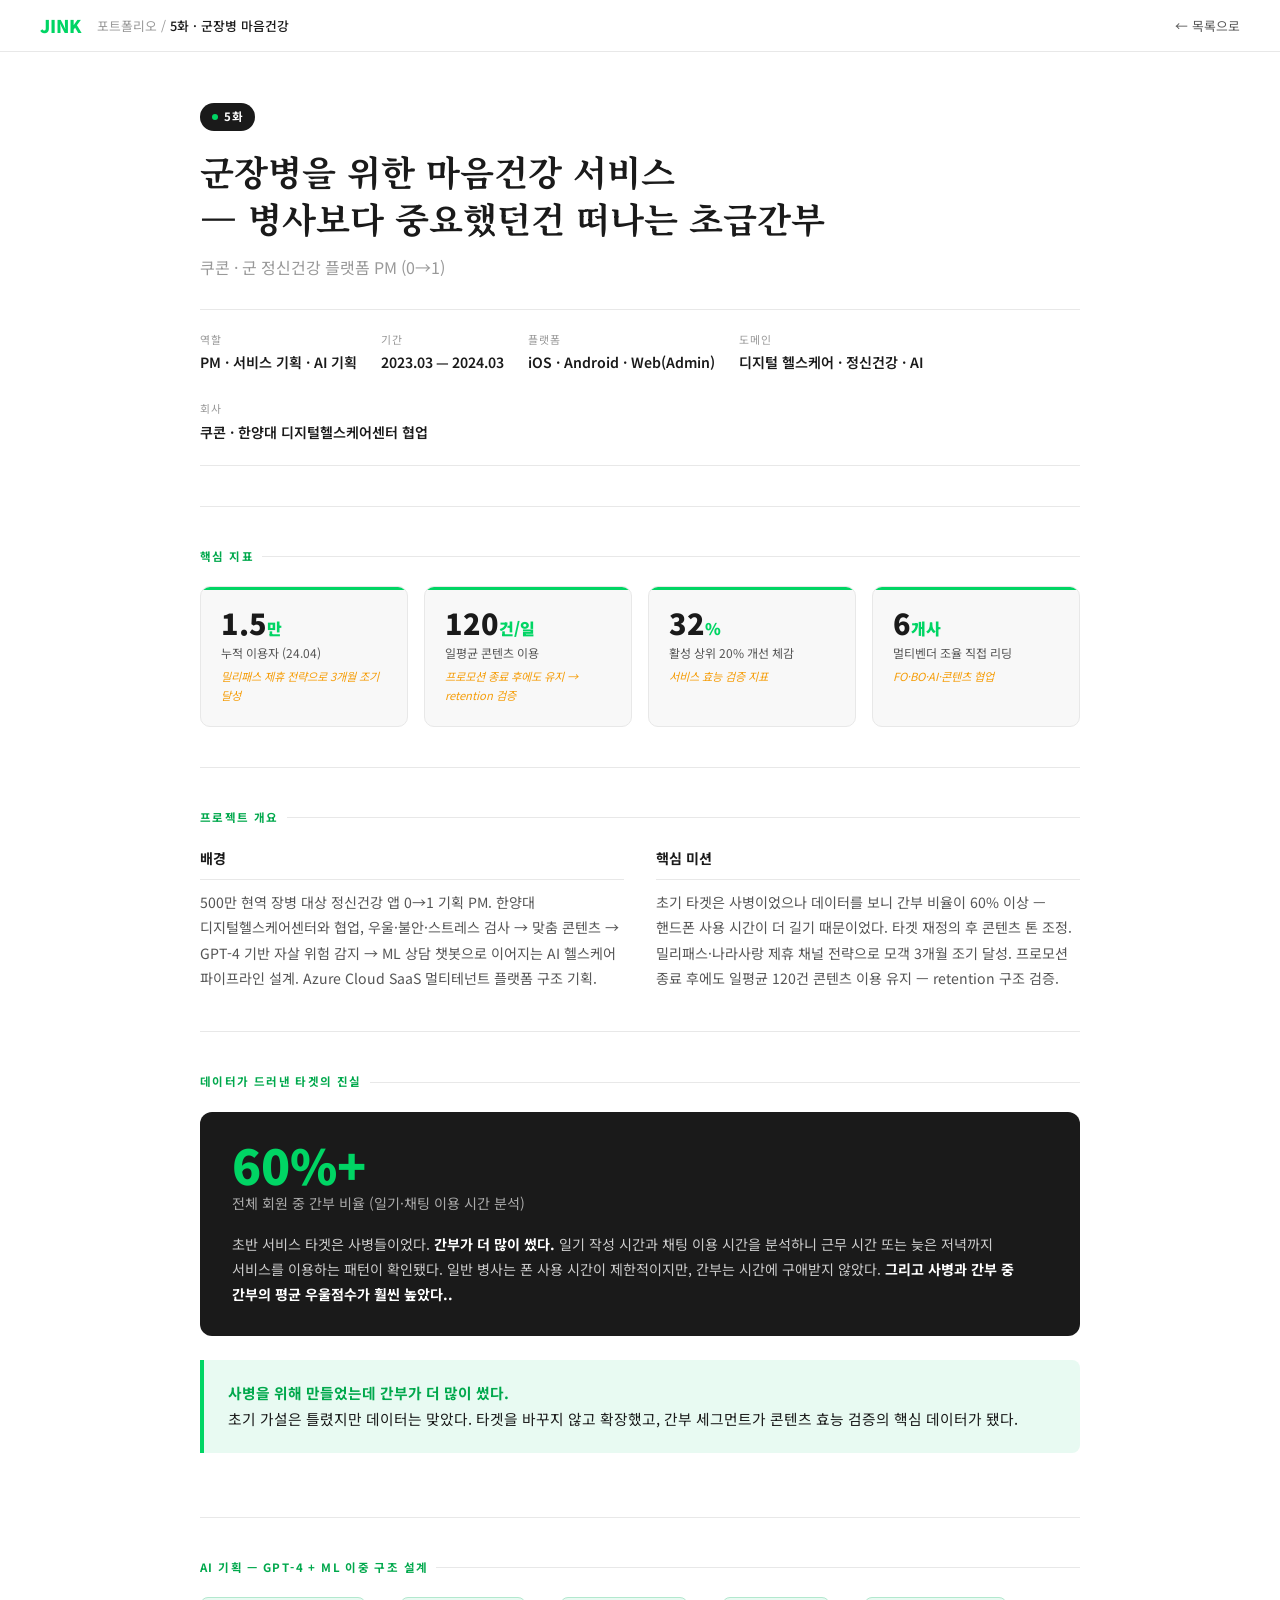
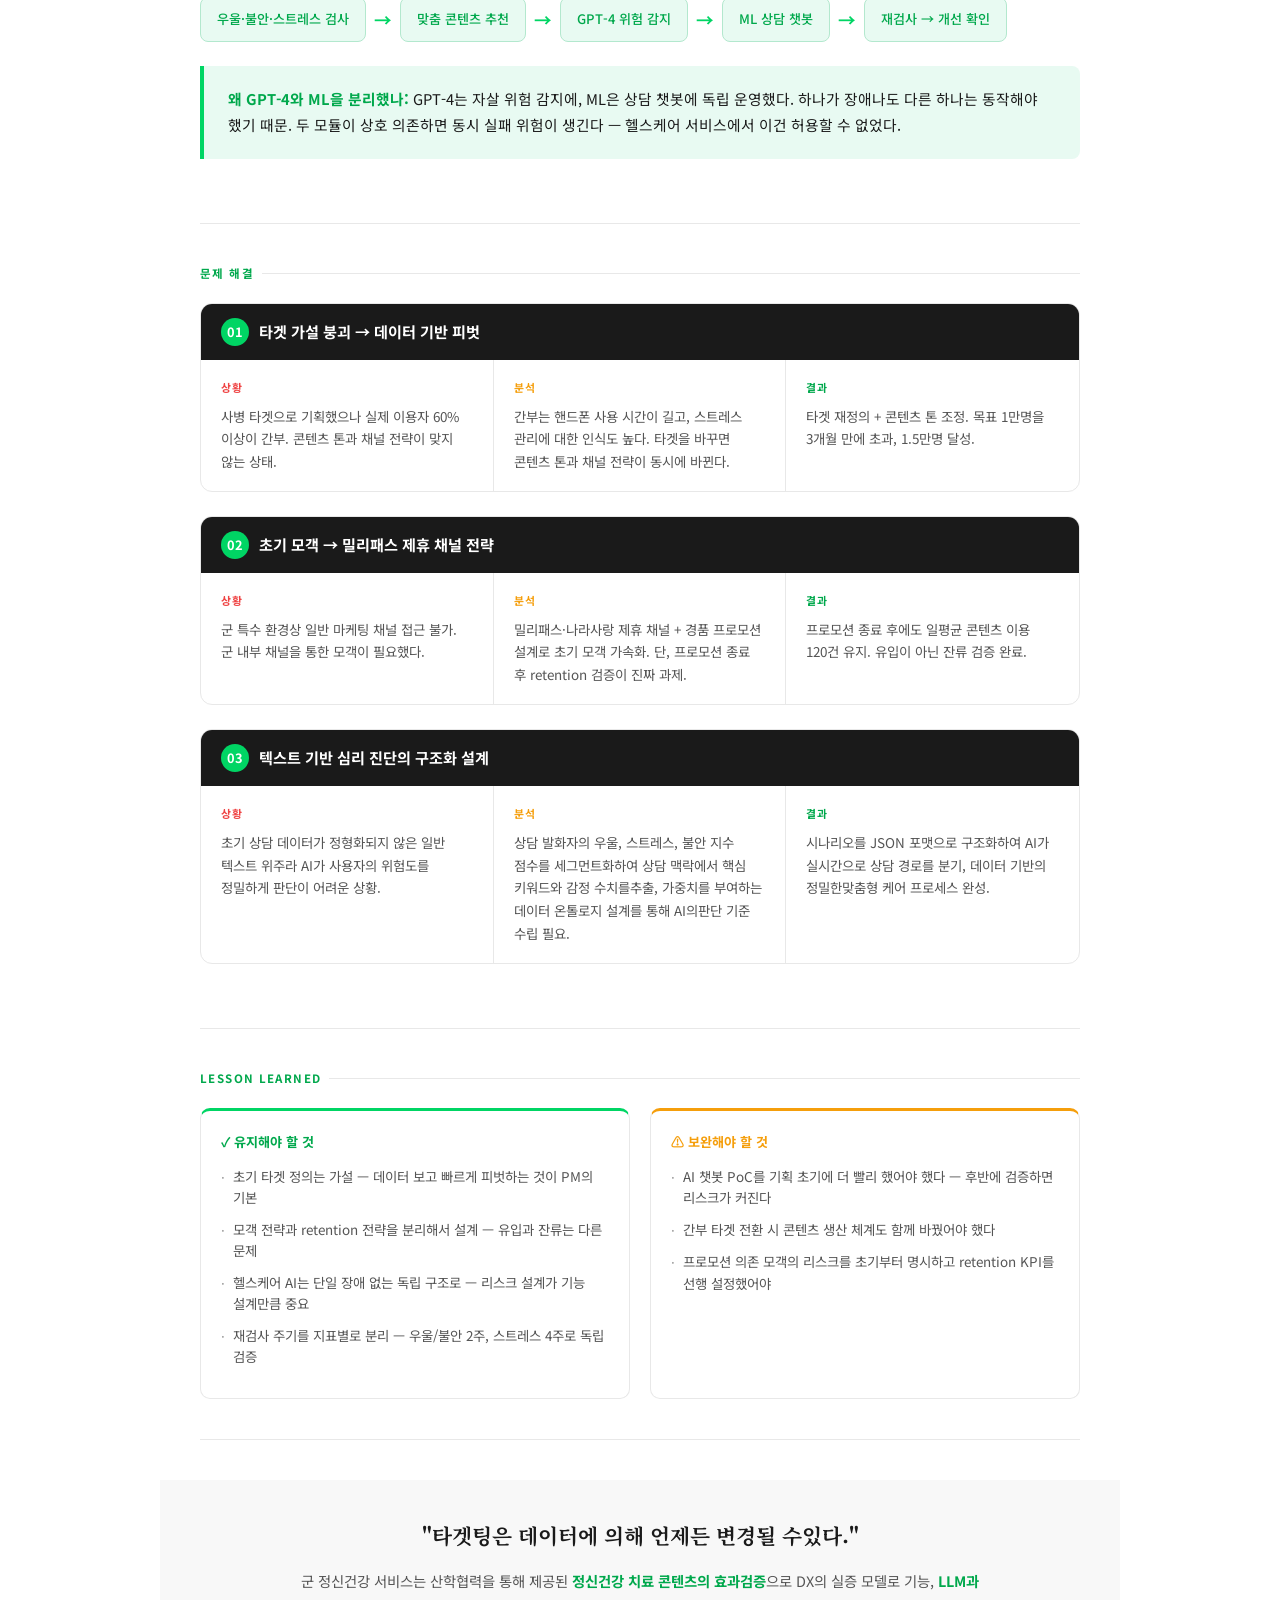
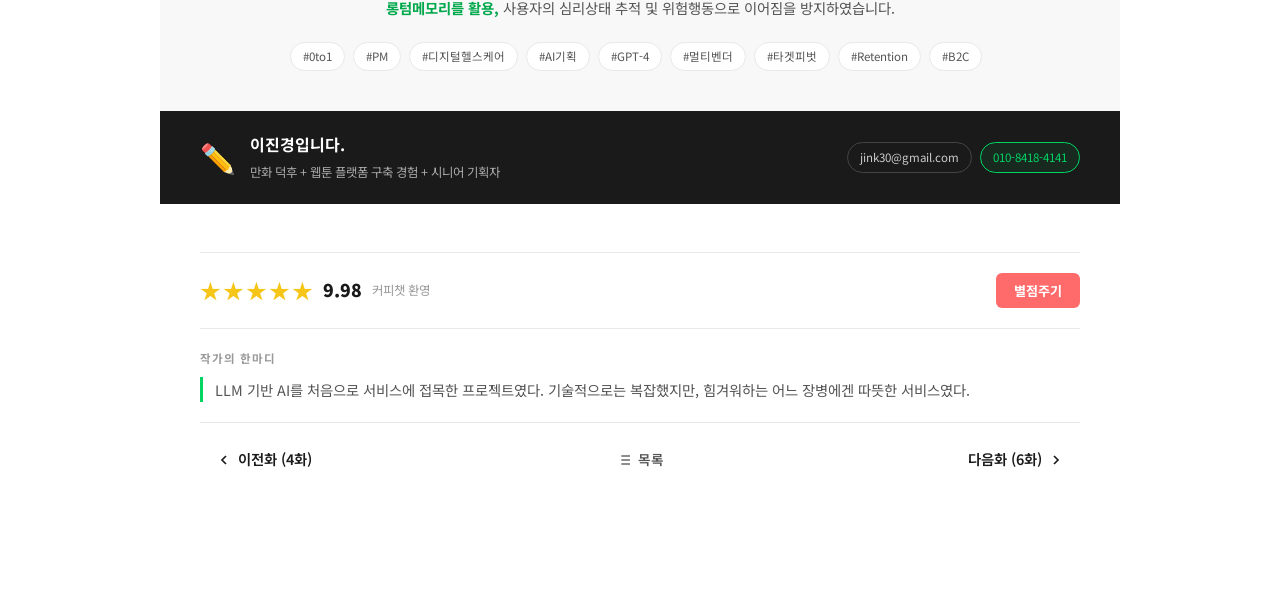
<file: portfolio_military.html>
<!DOCTYPE html>
<html lang="ko">
<head>
<meta charset="UTF-8">
<meta name="viewport" content="width=device-width, initial-scale=1.0">
<title>5화 — 군장병 마음건강 | JINK Portfolio</title>
<link href="https://fonts.googleapis.com/css2?family=Noto+Sans+KR:wght@300;400;500;700;900&family=Noto+Serif+KR:wght@400;700&display=swap" rel="stylesheet">
<style>
  :root {
    --primary: #00d564;
    --primary-light: #e8faf2;
    --primary-dark: #00a84c;
    --accent: #ff6b6b;
    --warning: #f59e0b;
    --text-primary: #1a1a1a;
    --text-secondary: #555;
    --text-muted: #999;
    --border: #e8e8e8;
    --bg: #ffffff;
    --bg-sub: #f8f8f8;
    --bg-dark: #1a1a1a;
    --star: #f5c518;
    --width: 960px;
  }

  * { box-sizing: border-box; margin: 0; padding: 0; }

  body {
    font-family: 'Noto Sans KR', sans-serif;
    background: var(--bg);
    color: var(--text-primary);
    line-height: 1.7;
  }

  /* ── 헤더 ── */
  .header {
    position: sticky;
    top: 0;
    z-index: 100;
    background: rgba(255,255,255,0.95);
    backdrop-filter: blur(8px);
    border-bottom: 1px solid var(--border);
    padding: 0 40px;
    height: 52px;
    display: flex;
    align-items: center;
    justify-content: space-between;
    max-width: 100%;
  }
  .header-left { display: flex; align-items: center; gap: 16px; }
  .logo { font-size: 1.1rem; font-weight: 900; color: var(--primary); }
  .breadcrumb { font-size: 0.8rem; color: var(--text-muted); }
  .breadcrumb span { color: var(--text-primary); font-weight: 500; }
  .back-btn {
    font-size: 0.8rem;
    color: var(--text-secondary);
    cursor: pointer;
    display: flex;
    align-items: center;
    gap: 4px;
    text-decoration: none;
    transition: color 0.15s;
  }
  .back-btn:hover { color: var(--primary); }

  /* ── 메인 컨테이너 ── */
  .container {
    max-width: var(--width);
    margin: 0 auto;
    padding: 0 40px 80px;
  }

  /* ── 히어로 섹션 ── */
  .hero {
    padding: 48px 0 40px;
    border-bottom: 1px solid var(--border);
  }
  .episode-badge {
    display: inline-flex;
    align-items: center;
    gap: 6px;
    background: var(--bg-dark);
    color: #fff;
    font-size: 0.72rem;
    font-weight: 700;
    padding: 4px 12px;
    border-radius: 20px;
    letter-spacing: 0.05em;
    margin-bottom: 16px;
  }
  .episode-badge .dot { width: 6px; height: 6px; border-radius: 50%; background: var(--primary); }
  .hero-title {
    font-family: 'Noto Serif KR', serif;
    font-size: 2.2rem;
    font-weight: 700;
    line-height: 1.35;
    color: var(--text-primary);
    margin-bottom: 12px;
    word-break: keep-all;
  }
  .hero-sub {
    font-size: 1rem;
    color: var(--text-muted);
    margin-bottom: 28px;
  }
  .hero-meta {
    display: flex;
    flex-wrap: wrap;
    gap: 24px;
    padding: 20px 0;
    border-top: 1px solid var(--border);
    border-bottom: 1px solid var(--border);
  }
  .meta-item { display: flex; flex-direction: column; gap: 3px; }
  .meta-label { font-size: 0.68rem; color: var(--text-muted); letter-spacing: 0.1em; text-transform: uppercase; }
  .meta-value { font-size: 0.88rem; font-weight: 600; color: var(--text-primary); }

  /* ── KPI 그리드 ── */
  .kpi-section { padding: 40px 0; border-bottom: 1px solid var(--border); }
  .section-title {
    font-size: 0.72rem;
    font-weight: 700;
    letter-spacing: 0.12em;
    color: var(--primary-dark);
    text-transform: uppercase;
    margin-bottom: 20px;
    display: flex;
    align-items: center;
    gap: 8px;
  }
  .section-title::after {
    content: '';
    flex: 1;
    height: 1px;
    background: var(--border);
  }
  .kpi-grid {
    display: grid;
    grid-template-columns: repeat(4, 1fr);
    gap: 16px;
  }
  @media(max-width: 700px) { .kpi-grid { grid-template-columns: repeat(2, 1fr); } }
  .kpi-card {
    background: var(--bg-sub);
    border: 1px solid var(--border);
    border-radius: 10px;
    padding: 20px;
    position: relative;
    overflow: hidden;
  }
  .kpi-card::before {
    content: '';
    position: absolute;
    top: 0; left: 0; right: 0;
    height: 3px;
    background: var(--primary);
  }
  .kpi-num {
    font-size: 1.8rem;
    font-weight: 900;
    color: var(--text-primary);
    line-height: 1.1;
    margin-bottom: 4px;
  }
  .kpi-num span { font-size: 1rem; color: var(--primary); }
  .kpi-desc { font-size: 0.75rem; color: var(--text-secondary); margin-bottom: 4px; }
  .kpi-context { font-size: 0.7rem; color: var(--warning); font-style: italic; }

  /* ── 개요 섹션 ── */
  .overview-section { padding: 40px 0; border-bottom: 1px solid var(--border); }
  .overview-grid {
    display: grid;
    grid-template-columns: 1fr 1fr;
    gap: 32px;
  }
  @media(max-width: 640px) { .overview-grid { grid-template-columns: 1fr; } }
  .overview-block h3 {
    font-size: 0.88rem;
    font-weight: 700;
    color: var(--text-primary);
    margin-bottom: 10px;
    padding-bottom: 8px;
    border-bottom: 1px solid var(--border);
  }
  .overview-block p {
    font-size: 0.88rem;
    color: var(--text-secondary);
    line-height: 1.8;
    word-break: keep-all;
  }

  /* ── 인사이트 박스 ── */
  .insight-box {
    background: var(--primary-light);
    border-left: 4px solid var(--primary);
    border-radius: 0 8px 8px 0;
    padding: 20px 24px;
    margin: 24px 0;
    font-size: 0.92rem;
    color: var(--text-primary);
    line-height: 1.8;
    word-break: keep-all;
  }
  .insight-box strong { color: var(--primary-dark); }

  /* ── 문제 해결 섹션 ── */
  .problem-section { padding: 40px 0; border-bottom: 1px solid var(--border); }
  .problem-card {
    border: 1px solid var(--border);
    border-radius: 12px;
    overflow: hidden;
    margin-bottom: 24px;
  }
  .problem-header {
    background: var(--bg-dark);
    color: #fff;
    padding: 14px 20px;
    display: flex;
    align-items: center;
    gap: 10px;
  }
  .problem-num {
    width: 28px; height: 28px;
    border-radius: 50%;
    background: var(--primary);
    color: #fff;
    font-size: 0.8rem;
    font-weight: 700;
    display: flex;
    align-items: center;
    justify-content: center;
    flex-shrink: 0;
  }
  .problem-header h3 { font-size: 0.95rem; font-weight: 700; }
  .problem-body {
    display: grid;
    grid-template-columns: 1fr 1fr 1fr;
    gap: 0;
  }
  @media(max-width: 640px) { .problem-body { grid-template-columns: 1fr; } }
  .problem-cell {
    padding: 18px 20px;
    border-right: 1px solid var(--border);
  }
  .problem-cell:last-child { border-right: none; }
  .cell-label {
    font-size: 0.68rem;
    font-weight: 700;
    letter-spacing: 0.1em;
    color: var(--text-muted);
    text-transform: uppercase;
    margin-bottom: 8px;
  }
  .cell-label.situation { color: #ef4444; }
  .cell-label.analysis { color: var(--warning); }
  .cell-label.result { color: var(--primary-dark); }
  .problem-cell p { font-size: 0.84rem; color: var(--text-secondary); line-height: 1.7; word-break: keep-all; }

  /* ── 데이터 분석 섹션 ── */
  .data-section { padding: 40px 0; border-bottom: 1px solid var(--border); }
  .data-highlight {
    background: var(--bg-dark);
    border-radius: 12px;
    padding: 28px 32px;
    margin-bottom: 24px;
    color: #fff;
  }
  .data-highlight .big-num {
    font-size: 3rem;
    font-weight: 900;
    color: var(--primary);
    line-height: 1;
  }
  .data-highlight .big-label {
    font-size: 0.88rem;
    color: #aaa;
    margin-top: 4px;
    margin-bottom: 16px;
  }
  .data-highlight p { font-size: 0.88rem; color: #ccc; line-height: 1.8; word-break: keep-all; }
  .data-highlight strong { color: #fff; }

  /* ── 가설 전환 플로우 ── */
  .flow-section { padding: 40px 0; border-bottom: 1px solid var(--border); }
  .flow-wrap {
    display: flex;
    flex-wrap: wrap;
    align-items: center;
    gap: 8px;
    margin: 20px 0;
  }
  .flow-step {
    background: var(--primary-light);
    border: 1px solid #b3e8ce;
    border-radius: 8px;
    padding: 10px 16px;
    font-size: 0.82rem;
    color: var(--primary-dark);
    font-weight: 500;
    word-break: keep-all;
  }
  .flow-arrow { color: var(--primary); font-size: 1.1rem; font-weight: 700; }

  /* ── 미검증 가설 박스 ── */
  .unverified-box {
    background: #fff8e8;
    border: 1px solid #f5c518;
    border-left: 4px solid #f5c518;
    border-radius: 0 8px 8px 0;
    padding: 20px 24px;
    margin: 24px 0;
  }
  .unverified-label {
    font-size: 0.72rem;
    font-weight: 700;
    color: var(--warning);
    letter-spacing: 0.08em;
    margin-bottom: 8px;
  }
  .unverified-box p { font-size: 0.88rem; color: var(--text-secondary); line-height: 1.8; word-break: keep-all; }
  .unverified-box strong { color: var(--text-primary); }

  /* ── Lesson Learned ── */
  .lesson-section { padding: 40px 0; border-bottom: 1px solid var(--border); }
  .lesson-grid {
    display: grid;
    grid-template-columns: 1fr 1fr;
    gap: 20px;
  }
  @media(max-width: 640px) { .lesson-grid { grid-template-columns: 1fr; } }
  .lesson-card {
    border: 1px solid var(--border);
    border-radius: 10px;
    padding: 20px;
  }
  .lesson-card.keep { border-top: 3px solid var(--primary); }
  .lesson-card.fix { border-top: 3px solid var(--warning); }
  .lesson-card h3 {
    font-size: 0.82rem;
    font-weight: 700;
    margin-bottom: 12px;
  }
  .lesson-card.keep h3 { color: var(--primary-dark); }
  .lesson-card.fix h3 { color: var(--warning); }
  .lesson-item {
    display: flex;
    gap: 8px;
    margin-bottom: 10px;
    font-size: 0.84rem;
    color: var(--text-secondary);
    line-height: 1.6;
    word-break: keep-all;
  }
  .lesson-item::before {
    content: '·';
    color: var(--text-muted);
    flex-shrink: 0;
    margin-top: 1px;
  }

  /* ── 웰다 연결 섹션 ── */
  .connect-section {
    padding: 40px 0;
    background: var(--bg-sub);
    margin: 40px -40px 0;
    padding: 40px;
  }
  .connect-box {
    max-width: 700px;
    margin: 0 auto;
    text-align: center;
  }
  .connect-box .connect-title {
    font-family: 'Noto Serif KR', serif;
    font-size: 1.3rem;
    font-weight: 700;
    color: var(--text-primary);
    margin-bottom: 16px;
    line-height: 1.5;
    word-break: keep-all;
  }
  .connect-box p {
    font-size: 0.9rem;
    color: var(--text-secondary);
    line-height: 1.9;
    word-break: keep-all;
  }
  .connect-box strong { color: var(--primary-dark); }

  /* ── 태그 ── */
  .tags { display: flex; flex-wrap: wrap; gap: 8px; margin-top: 20px; }
  .tag {
    font-size: 0.72rem;
    padding: 4px 12px;
    border-radius: 20px;
    border: 1px solid var(--border);
    color: var(--text-secondary);
    background: var(--bg);
  }

  /* ── 네비게이션 ── */
  .nav-bottom {
    display: flex;
    justify-content: space-between;
    align-items: center;
    padding: 32px 0 0;
    border-top: 1px solid var(--border);
    margin-top: 40px;
  }
  .nav-btn {
    display: flex;
    flex-direction: column;
    gap: 4px;
    cursor: pointer;
    text-decoration: none;
  }
  .nav-btn .nav-label { font-size: 0.7rem; color: var(--text-muted); }
  .nav-btn .nav-title { font-size: 0.9rem; font-weight: 600; color: var(--text-primary); }
  .nav-btn:hover .nav-title { color: var(--primary); }
  .nav-btn.next { text-align: right; }

  /* ── 에피소드 푸터 ── */
  .episode-footer {
    margin-top: 48px;
    border-top: 1px solid var(--border);
  }
  .rating-section {
    display: flex;
    align-items: center;
    justify-content: space-between;
    padding: 20px 0;
    border-bottom: 1px solid var(--border);
  }
  .rating-left { display: flex; align-items: center; gap: 10px; }
  .rating-stars { display: flex; gap: 2px; }
  .star { font-size: 1.3rem; color: var(--star); }
  .rating-num { font-size: 1.1rem; font-weight: 900; color: var(--text-primary); }
  .rating-count { font-size: 0.78rem; color: var(--text-muted); }
  .rating-btn {
    background: var(--accent);
    color: #fff;
    border: none;
    border-radius: 6px;
    padding: 8px 18px;
    font-size: 0.82rem;
    font-weight: 700;
    cursor: pointer;
    font-family: 'Noto Sans KR', sans-serif;
    transition: background 0.15s;
  }
  .rating-btn:hover { background: #e05555; }
  .author-comment {
    padding: 20px 0;
    border-bottom: 1px solid var(--border);
  }
  .author-comment-label {
    font-size: 0.72rem;
    font-weight: 700;
    color: var(--text-muted);
    letter-spacing: 0.08em;
    margin-bottom: 8px;
  }
  .author-comment-text {
    font-size: 0.9rem;
    color: var(--text-secondary);
    line-height: 1.8;
    word-break: keep-all;
    padding-left: 12px;
    border-left: 3px solid var(--primary);
  }
  .episode-nav {
    display: flex;
    align-items: center;
    justify-content: space-between;
    padding: 16px 0 40px;
  }
  .ep-nav-btn {
    display: flex;
    align-items: center;
    gap: 6px;
    font-size: 0.9rem;
    font-weight: 600;
    color: var(--text-primary);
    text-decoration: none;
    padding: 8px 16px;
    border-radius: 6px;
    transition: all 0.15s;
  }
  .ep-nav-btn:hover { background: var(--bg-sub); color: var(--primary); }
  .ep-nav-btn.center { color: var(--text-secondary); font-size: 0.85rem; }

  /* ── 채용 배너 ── */
  .hire-banner {
    background: var(--bg-dark);
    margin: 0 -40px;
    padding: 0 40px;
  }
  .hire-banner-inner {
    max-width: var(--width);
    margin: 0 auto;
    padding: 20px 0;
    display: flex;
    align-items: center;
    justify-content: space-between;
    gap: 20px;
  }
  .hire-left { display: flex; align-items: center; gap: 14px; }
  .hire-emoji { font-size: 1.8rem; }
  .hire-title { font-size: 1rem; font-weight: 700; color: #fff; margin-bottom: 4px; }
  .hire-sub { font-size: 0.78rem; color: #aaa; }
  .hire-right { display: flex; gap: 8px; flex-shrink: 0; flex-wrap: wrap; }
  .hire-tag {
    font-size: 0.72rem;
    padding: 5px 12px;
    border-radius: 20px;
    border: 1px solid #444;
    color: #ccc;
    white-space: nowrap;
  }
  .hire-tag.green {
    border-color: var(--primary);
    color: var(--primary);
    background: rgba(0,213,100,0.08);
  }
</style>
</head>
<body>

<!-- 헤더 -->
<header class="header">
  <div class="header-left">
    <div class="logo">JINK</div>
    <div class="breadcrumb">포트폴리오 / <span>5화 · 군장병 마음건강</span></div>
  </div>
  <a href="portfolio_webtoon.html" class="back-btn">
    ← 목록으로
  </a>
</header>

<div class="container">

  <!-- 히어로 -->
  <section class="hero">
    <div class="episode-badge">
      <span class="dot"></span>
      5화
    </div>
    <h1 class="hero-title">군장병을 위한 마음건강 서비스<br>— 병사보다 중요했던건 떠나는 초급간부</h1>
    <p class="hero-sub">쿠콘 · 군 정신건강 플랫폼 PM (0→1)</p>
    <div class="hero-meta">
      <div class="meta-item">
        <span class="meta-label">역할</span>
        <span class="meta-value">PM · 서비스 기획 · AI 기획</span>
      </div>
      <div class="meta-item">
        <span class="meta-label">기간</span>
        <span class="meta-value">2023.03 — 2024.03</span>
      </div>
      <div class="meta-item">
        <span class="meta-label">플랫폼</span>
        <span class="meta-value">iOS · Android · Web(Admin)</span>
      </div>
      <div class="meta-item">
        <span class="meta-label">도메인</span>
        <span class="meta-value">디지털 헬스케어 · 정신건강 · AI</span>
      </div>
      <div class="meta-item">
        <span class="meta-label">회사</span>
        <span class="meta-value">쿠콘 · 한양대 디지털헬스케어센터 협업</span>
      </div>
    </div>
  </section>

  <!-- KPI -->
  <section class="kpi-section">
    <div class="section-title">핵심 지표</div>
    <div class="kpi-grid">
      <div class="kpi-card">
        <div class="kpi-num">1.5<span>만</span></div>
        <div class="kpi-desc">누적 이용자 (24.04)</div>
        <div class="kpi-context">밀리패스 제휴 전략으로 3개월 조기달성</div>
      </div>
      <div class="kpi-card">
        <div class="kpi-num">120<span>건/일</span></div>
        <div class="kpi-desc">일평균 콘텐츠 이용</div>
        <div class="kpi-context">프로모션 종료 후에도 유지 → retention 검증</div>
      </div>
      <div class="kpi-card">
        <div class="kpi-num">32<span>%</span></div>
        <div class="kpi-desc">활성 상위 20% 개선 체감</div>
        <div class="kpi-context">서비스 효능 검증 지표</div>
      </div>
      <div class="kpi-card">
        <div class="kpi-num">6<span>개사</span></div>
        <div class="kpi-desc">멀티벤더 조율 직접 리딩</div>
        <div class="kpi-context">FO·BO·AI·콘텐츠 협업</div>
      </div>
    </div>
  </section>

  <!-- 개요 -->
  <section class="overview-section">
    <div class="section-title">프로젝트 개요</div>
    <div class="overview-grid">
      <div class="overview-block">
        <h3>배경</h3>
        <p>500만 현역 장병 대상 정신건강 앱 0→1 기획 PM. 한양대 디지털헬스케어센터와 협업, 우울·불안·스트레스 검사 → 맞춤 콘텐츠 → GPT-4 기반 자살 위험 감지 → ML 상담 챗봇으로 이어지는 AI 헬스케어 파이프라인 설계. Azure Cloud SaaS 멀티테넌트 플랫폼 구조 기획.</p>
      </div>
      <div class="overview-block">
        <h3>핵심 미션</h3>
        <p>초기 타겟은 사병이었으나 데이터를 보니 간부 비율이 60% 이상 — 핸드폰 사용 시간이 더 길기 때문이었다. 타겟 재정의 후 콘텐츠 톤 조정. 밀리패스·나라사랑 제휴 채널 전략으로 모객 3개월 조기 달성. 프로모션 종료 후에도 일평균 120건 콘텐츠 이용 유지 — retention 구조 검증.</p>
      </div>
    </div>
  </section>

  <!-- 데이터 분석 -->
  <section class="data-section">
    <div class="section-title">데이터가 드러낸 타겟의 진실</div>

    <div class="data-highlight">
      <div class="big-num">60%+</div>
      <div class="big-label">전체 회원 중 간부 비율 (일기·채팅 이용 시간 분석)</div>
      <p>초반 서비스 타겟은 사병들이었다. <strong>간부가 더 많이 썼다.</strong> 일기 작성 시간과 채팅 이용 시간을 분석하니 근무 시간 또는 늦은 저녁까지 서비스를 이용하는 패턴이 확인됐다. 일반 병사는 폰 사용 시간이 제한적이지만, 간부는 시간에 구애받지 않았다. <strong>그리고 사병과 간부 중 간부의 평균 우울점수가 훨씬 높았다..</strong></p>
    </div>

    <div class="insight-box">
      <strong>사병을 위해 만들었는데 간부가 더 많이 썼다.</strong><br>
      초기 가설은 틀렸지만 데이터는 맞았다. 타겟을 바꾸지 않고 확장했고, 간부 세그먼트가 콘텐츠 효능 검증의 핵심 데이터가 됐다.
    </div>
  </section>

  <!-- AI 기획 구조 -->
  <section class="flow-section">
    <div class="section-title">AI 기획 — GPT-4 + ML 이중 구조 설계</div>

    <div class="flow-wrap">
      <div class="flow-step">우울·불안·스트레스 검사</div>
      <div class="flow-arrow">→</div>
      <div class="flow-step">맞춤 콘텐츠 추천</div>
      <div class="flow-arrow">→</div>
      <div class="flow-step">GPT-4 위험 감지</div>
      <div class="flow-arrow">→</div>
      <div class="flow-step">ML 상담 챗봇</div>
      <div class="flow-arrow">→</div>
      <div class="flow-step">재검사 → 개선 확인</div>
    </div>

    <div class="insight-box">
      <strong>왜 GPT-4와 ML을 분리했나:</strong> GPT-4는 자살 위험 감지에, ML은 상담 챗봇에 독립 운영했다. 하나가 장애나도 다른 하나는 동작해야 했기 때문. 두 모듈이 상호 의존하면 동시 실패 위험이 생긴다 — 헬스케어 서비스에서 이건 허용할 수 없었다.
    </div>
  </section>

  <!-- 문제 해결 -->
  <section class="problem-section">
    <div class="section-title">문제 해결</div>

    <div class="problem-card">
      <div class="problem-header">
        <div class="problem-num">01</div>
        <h3>타겟 가설 붕괴 → 데이터 기반 피벗</h3>
      </div>
      <div class="problem-body">
        <div class="problem-cell">
          <div class="cell-label situation">상황</div>
          <p>사병 타겟으로 기획했으나 실제 이용자 60% 이상이 간부. 콘텐츠 톤과 채널 전략이 맞지 않는 상태.</p>
        </div>
        <div class="problem-cell">
          <div class="cell-label analysis">분석</div>
          <p>간부는 핸드폰 사용 시간이 길고, 스트레스 관리에 대한 인식도 높다. 타겟을 바꾸면 콘텐츠 톤과 채널 전략이 동시에 바뀐다.</p>
        </div>
        <div class="problem-cell">
          <div class="cell-label result">결과</div>
          <p>타겟 재정의 + 콘텐츠 톤 조정. 목표 1만명을 3개월 만에 초과, 1.5만명 달성.</p>
        </div>
      </div>
    </div>

    <div class="problem-card">
      <div class="problem-header">
        <div class="problem-num">02</div>
        <h3>초기 모객 → 밀리패스 제휴 채널 전략</h3>
      </div>
      <div class="problem-body">
        <div class="problem-cell">
          <div class="cell-label situation">상황</div>
          <p>군 특수 환경상 일반 마케팅 채널 접근 불가. 군 내부 채널을 통한 모객이 필요했다.</p>
        </div>
        <div class="problem-cell">
          <div class="cell-label analysis">분석</div>
          <p>밀리패스·나라사랑 제휴 채널 + 경품 프로모션 설계로 초기 모객 가속화. 단, 프로모션 종료 후 retention 검증이 진짜 과제.</p>
        </div>
        <div class="problem-cell">
          <div class="cell-label result">결과</div>
          <p>프로모션 종료 후에도 일평균 콘텐츠 이용 120건 유지. 유입이 아닌 잔류 검증 완료.</p>
        </div>
      </div>
    </div>

    <div class="problem-card">
      <div class="problem-header">
        <div class="problem-num">03</div>
        <h3>텍스트 기반 심리 진단의 구조화 설계</h3>
      </div>
      <div class="problem-body">
        <div class="problem-cell">
          <div class="cell-label situation">상황</div>
          <p>초기 상담 데이터가 정형화되지 않은 일반 텍스트 위주라 AI가 사용자의 위험도를 정밀하게 판단이 어려운 상황.</p>
        </div>
        <div class="problem-cell">
          <div class="cell-label analysis">분석</div>
          <p>상담 발화자의 우울, 스트레스, 불안 지수 점수를 세그먼트화하여 상담 맥락에서 핵심 키워드와 감정 수치를추출, 가중치를 부여하는 데이터 온톨로지 설계를 통해 AI의판단 기준 수립 필요.</p>
        </div>
        <div class="problem-cell">
          <div class="cell-label result">결과</div>
          <p>시나리오를 JSON 포맷으로 구조화하여 AI가 실시간으로 상담 경로를 분기, 데이터 기반의 정밀한맞춤형 케어 프로세스 완성.</p>
        </div>
      </div>
    </div>
  </section>

  <!-- Lesson Learned -->
  <section class="lesson-section">
    <div class="section-title">Lesson Learned</div>
    <div class="lesson-grid">
      <div class="lesson-card keep">
        <h3>✓ 유지해야 할 것</h3>
        <div class="lesson-item">초기 타겟 정의는 가설 — 데이터 보고 빠르게 피벗하는 것이 PM의 기본</div>
        <div class="lesson-item">모객 전략과 retention 전략을 분리해서 설계 — 유입과 잔류는 다른 문제</div>
        <div class="lesson-item">헬스케어 AI는 단일 장애 없는 독립 구조로 — 리스크 설계가 기능 설계만큼 중요</div>
        <div class="lesson-item">재검사 주기를 지표별로 분리 — 우울/불안 2주, 스트레스 4주로 독립 검증</div>
      </div>
      <div class="lesson-card fix">
        <h3>⚠ 보완해야 할 것</h3>
        <div class="lesson-item">AI 챗봇 PoC를 기획 초기에 더 빨리 했어야 했다 — 후반에 검증하면 리스크가 커진다</div>
        <div class="lesson-item">간부 타겟 전환 시 콘텐츠 생산 체계도 함께 바꿨어야 했다</div>
        <div class="lesson-item">프로모션 의존 모객의 리스크를 초기부터 명시하고 retention KPI를 선행 설정했어야</div>
      </div>
    </div>
  </section>

  <!-- 웰다/리얼드로우 연결 -->
  <div class="connect-section">
    <div class="connect-box">
      <div class="connect-title">
        "타겟팅은 데이터에 의해 언제든 변경될 수있다."
      </div>
      <p>
        군 정신건강 서비스는 산학협력을 통해 제공된 <strong>정신건강 치료 콘텐츠의 효과검증</strong>으로 DX의 실증 모델로 기능, <strong>LLM과 롱텀메모리를 활용,</strong> 사용자의 심리상태 추적 및 위험행동으로 이어짐을 방지하였습니다.
      </p>
      <div class="tags">
        <span class="tag">#0to1</span>
        <span class="tag">#PM</span>
        <span class="tag">#디지털헬스케어</span>
        <span class="tag">#AI기획</span>
        <span class="tag">#GPT-4</span>
        <span class="tag">#멀티벤더</span>
        <span class="tag">#타겟피벗</span>
        <span class="tag">#Retention</span>
        <span class="tag">#B2C</span>
      </div>
    </div>
  </div>


  <!-- 채용 배너 -->
  <div class="hire-banner">
    <div class="hire-banner-inner">
      <div class="hire-left">
        <div class="hire-emoji">✏️</div>
        <div class="hire-text">
          <div class="hire-title">이진경입니다.</div>
          <div class="hire-sub">만화 덕후 + 웹툰 플랫폼 구축 경험 + 시니어 기획자</div>
        </div>
      </div>
      <div class="hire-right">
        <span class="hire-tag"<span>jink30@gmail.com</span>
        <span class="hire-tag green">010-8418-4141</span>
      </div>
    </div>
  </div>

  <!-- 별점 + 작가의 한마디 + 이전/다음 네비 -->
  <div class="episode-footer">

    <!-- 별점 -->
    <div class="rating-section">
      <div class="rating-left">
        <div class="rating-stars">
          <span class="star">★</span><span class="star">★</span>
          <span class="star">★</span><span class="star">★</span><span class="star">★</span>
        </div>
        <div class="rating-num">9.98</div>
        <div class="rating-count">커피챗 환영</div>
      </div>
      <button class="rating-btn">별점주기</button>
    </div>

    <!-- 작가의 한마디 -->
    <div class="author-comment">
      <div class="author-comment-label">작가의 한마디</div>
      <div class="author-comment-text">
        LLM 기반 AI를 처음으로 서비스에 접목한 프로젝트였다. 기술적으로는 복잡했지만, 힘겨워하는 어느 장병에겐 따뜻한 서비스였다.
      </div>
    </div>

    <!-- 이전화 / 목록 / 다음화 -->
    <div class="episode-nav">
      <a href="portfolio_981park.html" class="ep-nav-btn">
        <svg width="16" height="16" viewBox="0 0 24 24" fill="none" stroke="currentColor" stroke-width="2.5"><polyline points="15 18 9 12 15 6"/></svg>
        이전화 (4화)
      </a>
      <a href="portfolio_webtoon.html" class="ep-nav-btn center">
        <svg width="16" height="16" viewBox="0 0 24 24" fill="none" stroke="currentColor" stroke-width="2"><line x1="8" y1="6" x2="21" y2="6"/><line x1="8" y1="12" x2="21" y2="12"/><line x1="8" y1="18" x2="21" y2="18"/><line x1="3" y1="6" x2="3.01" y2="6"/><line x1="3" y1="12" x2="3.01" y2="12"/><line x1="3" y1="18" x2="3.01" y2="18"/></svg>
        목록
      </a>
      <a href="portfolio_zigbang.html" class="ep-nav-btn">
        다음화 (6화)
        <svg width="16" height="16" viewBox="0 0 24 24" fill="none" stroke="currentColor" stroke-width="2.5"><polyline points="9 18 15 12 9 6"/></svg>
      </a>
    </div>

  </div>

</div>

</body>
</html>
</file>
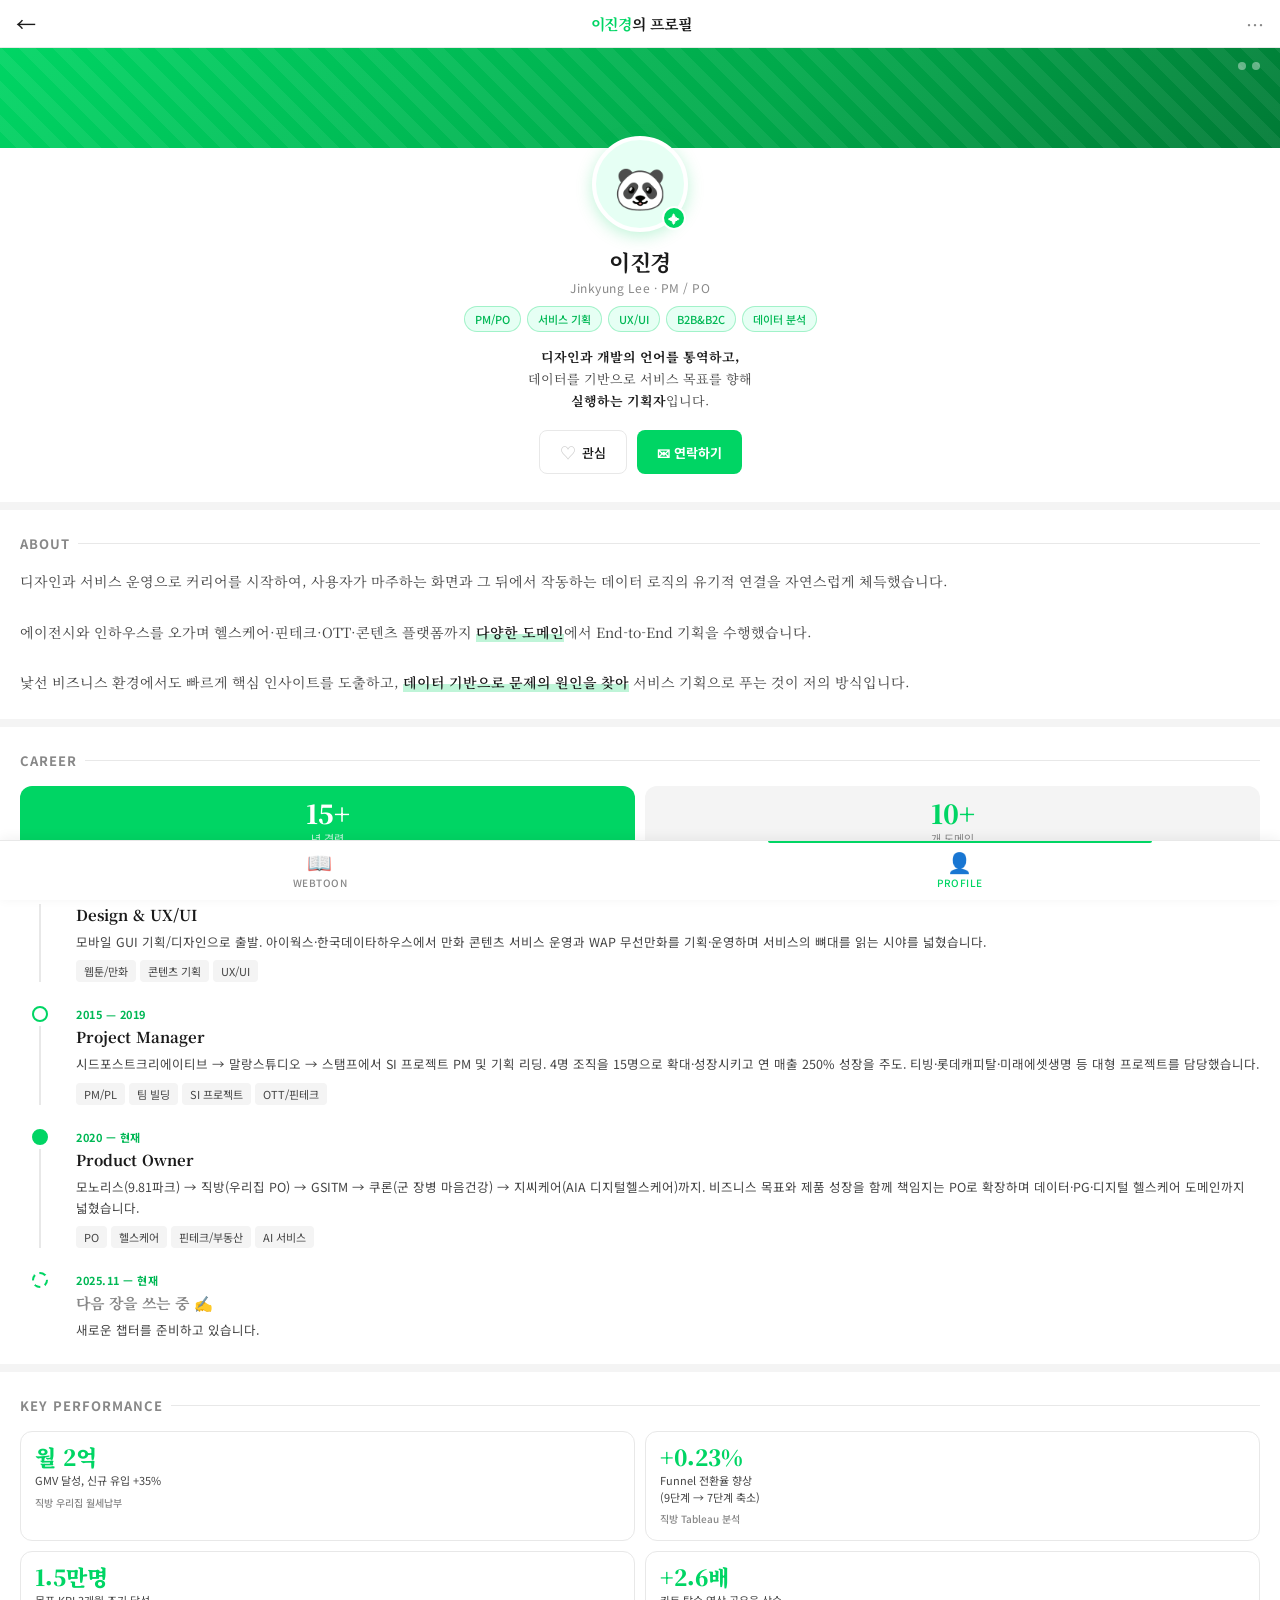
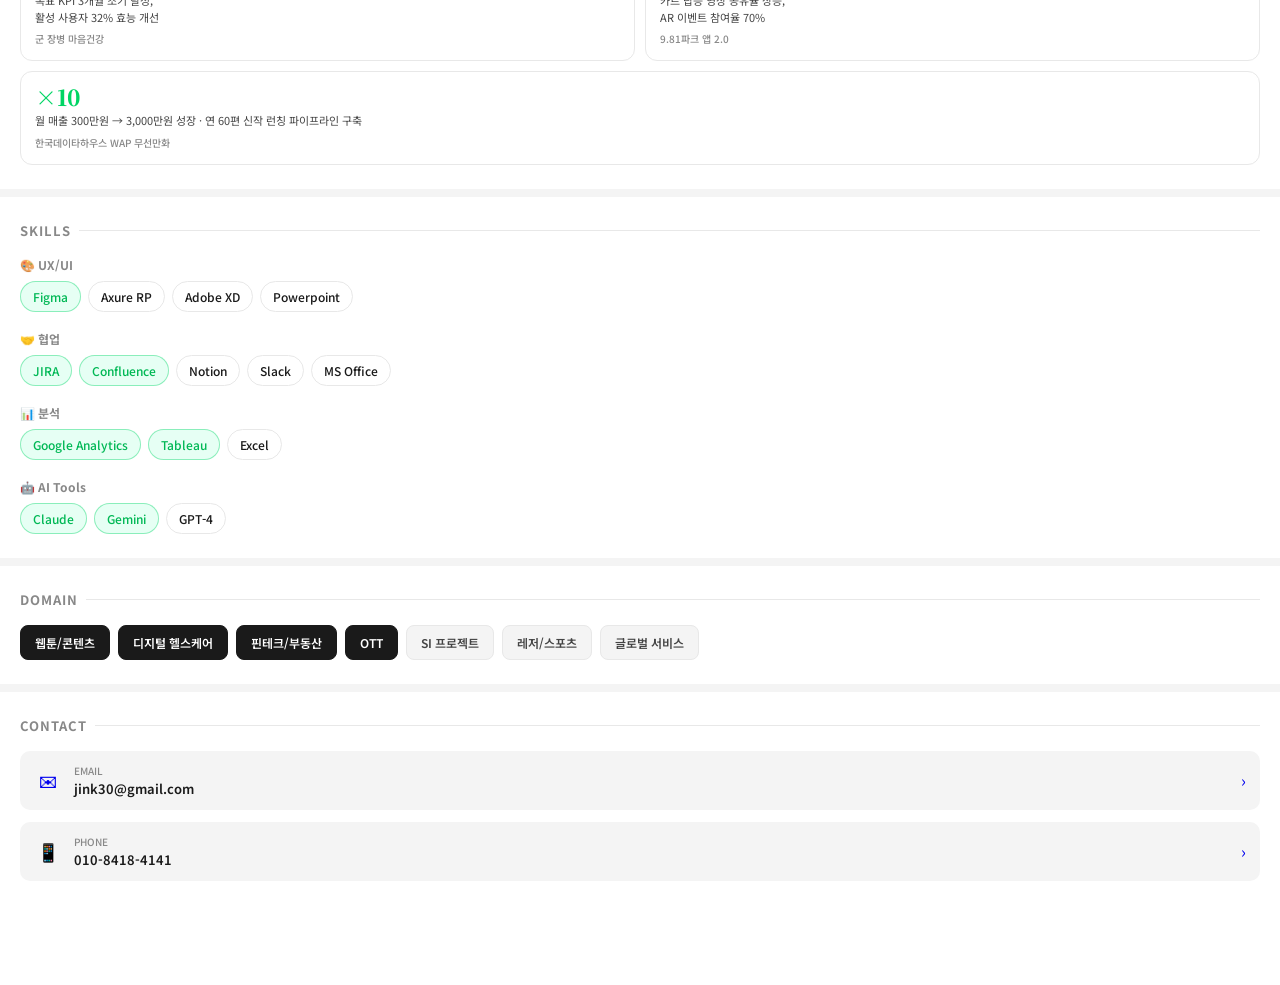
<file: portfolio_profile.html>
<!DOCTYPE html>
<html lang="ko">
<head>
<meta charset="UTF-8">
<meta name="viewport" content="width=device-width, initial-scale=1.0">
<title>작가 프로필 — 기획자 L씨</title>
<link href="https://fonts.googleapis.com/css2?family=Noto+Sans+KR:wght@300;400;500;700;900&family=Noto+Serif+KR:wght@400;600;700&display=swap" rel="stylesheet">
<style>
  :root {
    --green: #00d564;
    --green-light: #e6fff4;
    --green-mid: #00b855;
    --black: #1a1a1a;
    --gray-dark: #444;
    --gray-mid: #888;
    --gray-light: #f4f4f4;
    --white: #ffffff;
    --border: #e8e8e8;
    --nav-height: 60px;
    --font-sans: 'Noto Sans KR', sans-serif;
    --font-serif: 'Noto Serif KR', serif;
  }

  * { margin: 0; padding: 0; box-sizing: border-box; }

  body {
    font-family: var(--font-sans);
    background: var(--white);
    color: var(--black);
    padding-bottom: calc(var(--nav-height) + 20px);
    -webkit-font-smoothing: antialiased;
  }

  /* ── 앱바 ── */
  .appbar {
    position: sticky;
    top: 0;
    z-index: 100;
    background: var(--white);
    border-bottom: 1px solid var(--border);
    display: flex;
    align-items: center;
    justify-content: space-between;
    padding: 0 16px;
    height: 48px;
  }
  .appbar-title {
    font-family: var(--font-serif);
    font-size: 15px;
    font-weight: 700;
    color: var(--black);
    letter-spacing: -0.3px;
  }
  .appbar-title span {
    color: var(--green);
  }
  .appbar-back {
    font-size: 20px;
    cursor: pointer;
    color: var(--black);
    text-decoration: none;
    line-height: 1;
  }
  .appbar-share {
    font-size: 18px;
    cursor: pointer;
    color: var(--gray-mid);
  }

  /* ── 프로필 히어로 ── */
  .profile-hero {
    padding: 28px 20px 0;
    display: flex;
    flex-direction: column;
    align-items: center;
    text-align: center;
    position: relative;
  }

  .profile-banner {
    position: absolute;
    top: 0; left: 0; right: 0;
    height: 100px;
    background: linear-gradient(135deg, #00d564 0%, #00a84a 60%, #007a35 100%);
    overflow: hidden;
  }
  .profile-banner::after {
    content: '';
    position: absolute;
    inset: 0;
    background: repeating-linear-gradient(
      45deg,
      transparent,
      transparent 12px,
      rgba(255,255,255,0.06) 12px,
      rgba(255,255,255,0.06) 24px
    );
  }

  /* 웹툰 스타일 말풍선 장식 */
  .banner-deco {
    position: absolute;
    top: 14px;
    right: 20px;
    display: flex;
    gap: 6px;
    align-items: center;
    z-index: 2;
  }
  .banner-deco-dot {
    width: 8px; height: 8px;
    border-radius: 50%;
    background: rgba(255,255,255,0.4);
  }
  .banner-deco-text {
    font-family: var(--font-serif);
    font-size: 10px;
    color: rgba(255,255,255,0.7);
    letter-spacing: 1px;
  }

  .profile-avatar-wrap {
    position: relative;
    margin-top: 60px;
    z-index: 2;
  }
  .profile-avatar {
    width: 96px;
    height: 96px;
    border-radius: 50%;
    border: 4px solid var(--white);
    background: var(--green-light);
    overflow: hidden;
    box-shadow: 0 4px 16px rgba(0,213,100,0.25);
    display: flex;
    align-items: center;
    justify-content: center;
    font-size: 42px;
  }
  .profile-avatar-badge {
    position: absolute;
    bottom: 2px;
    right: 2px;
    width: 24px;
    height: 24px;
    border-radius: 50%;
    background: var(--green);
    border: 2px solid var(--white);
    display: flex;
    align-items: center;
    justify-content: center;
    font-size: 12px;
    color: var(--white);
  }

  .profile-name-block {
    margin-top: 14px;
  }
  .profile-name-ko {
    font-family: var(--font-serif);
    font-size: 22px;
    font-weight: 700;
    color: var(--black);
    letter-spacing: -0.5px;
  }
  .profile-name-en {
    font-size: 12px;
    color: var(--gray-mid);
    margin-top: 2px;
    letter-spacing: 0.5px;
    font-weight: 400;
  }
  .profile-role-tags {
    display: flex;
    gap: 6px;
    margin-top: 10px;
    justify-content: center;
    flex-wrap: wrap;
  }
  .role-tag {
    padding: 4px 10px;
    border-radius: 20px;
    font-size: 11px;
    font-weight: 500;
    background: var(--green-light);
    color: var(--green-mid);
    border: 1px solid rgba(0,213,100,0.3);
  }

  .profile-tagline {
    margin-top: 14px;
    font-size: 13px;
    color: var(--gray-dark);
    line-height: 1.7;
    font-family: var(--font-serif);
    max-width: 320px;
    word-break: keep-all;
  }
  .profile-tagline strong {
    color: var(--black);
    font-weight: 700;
  }

  /* 관심(하트) + 연락 버튼 */
  .profile-actions {
    display: flex;
    gap: 10px;
    margin-top: 18px;
    margin-bottom: 28px;
  }
  .btn-interest {
    display: flex;
    align-items: center;
    gap: 6px;
    padding: 9px 20px;
    border-radius: 8px;
    border: 1.5px solid var(--border);
    background: var(--white);
    font-size: 13px;
    font-weight: 500;
    color: var(--black);
    cursor: pointer;
    transition: all 0.25s;
    font-family: var(--font-sans);
    position: relative;
  }
  .btn-interest .heart-icon {
    font-size: 16px;
    transition: transform 0.3s cubic-bezier(0.34, 1.56, 0.64, 1);
    color: #ccc;
  }
  .btn-interest.liked .heart-icon {
    color: #e74c3c;
  }
  .btn-interest.liked {
    border-color: rgba(231,76,60,0.3);
    background: #fff5f5;
  }
  .btn-interest:hover .heart-icon {
    transform: scale(1.3);
  }
  .btn-interest .tooltip {
    position: absolute;
    bottom: calc(100% + 8px);
    left: 50%;
    transform: translateX(-50%) scale(0.8);
    background: var(--black);
    color: var(--white);
    font-size: 11px;
    padding: 4px 10px;
    border-radius: 6px;
    white-space: nowrap;
    opacity: 0;
    pointer-events: none;
    transition: all 0.2s;
    transform-origin: bottom center;
  }
  .btn-interest .tooltip::after {
    content: '';
    position: absolute;
    top: 100%; left: 50%;
    transform: translateX(-50%);
    border: 4px solid transparent;
    border-top-color: var(--black);
  }
  .btn-interest.liked .tooltip {
    opacity: 1;
    transform: translateX(-50%) scale(1);
  }

  .btn-contact {
    display: flex;
    align-items: center;
    gap: 6px;
    padding: 9px 20px;
    border-radius: 8px;
    border: none;
    background: var(--green);
    font-size: 13px;
    font-weight: 700;
    color: var(--white);
    cursor: pointer;
    transition: background 0.2s;
    font-family: var(--font-sans);
    text-decoration: none;
  }
  .btn-contact:hover {
    background: var(--green-mid);
  }

  /* ── 구분선 ── */
  .divider {
    height: 8px;
    background: var(--gray-light);
  }

  /* ── 섹션 공통 ── */
  .section {
    padding: 24px 20px;
  }
  .section-title {
    font-size: 13px;
    font-weight: 700;
    color: var(--gray-mid);
    letter-spacing: 1px;
    text-transform: uppercase;
    margin-bottom: 16px;
    display: flex;
    align-items: center;
    gap: 8px;
  }
  .section-title::after {
    content: '';
    flex: 1;
    height: 1px;
    background: var(--border);
  }

  /* ── 자기소개 ── */
  .intro-text {
    font-size: 14px;
    line-height: 1.8;
    color: var(--gray-dark);
    word-break: keep-all;
    font-family: var(--font-serif);
  }
  .intro-text .highlight {
    background: linear-gradient(to top, rgba(0,213,100,0.25) 40%, transparent 40%);
    font-weight: 600;
    color: var(--black);
  }

  /* ── 커리어 타임라인 ── */
  .timeline {
    display: flex;
    flex-direction: column;
    gap: 0;
  }
  .timeline-item {
    display: flex;
    gap: 16px;
    padding-bottom: 24px;
    position: relative;
  }
  .timeline-item:last-child {
    padding-bottom: 0;
  }
  .timeline-left {
    display: flex;
    flex-direction: column;
    align-items: center;
    width: 40px;
    flex-shrink: 0;
  }
  .timeline-dot {
    width: 16px;
    height: 16px;
    border-radius: 50%;
    background: var(--white);
    border: 2.5px solid var(--green);
    flex-shrink: 0;
    z-index: 1;
    transition: transform 0.2s;
  }
  .timeline-item:hover .timeline-dot {
    transform: scale(1.3);
    background: var(--green);
  }
  .timeline-line {
    width: 2px;
    flex: 1;
    background: var(--border);
    margin-top: 4px;
  }
  .timeline-item:last-child .timeline-line {
    display: none;
  }
  .timeline-content {
    flex: 1;
    padding-top: 0;
  }
  .timeline-period {
    font-size: 11px;
    color: var(--green-mid);
    font-weight: 700;
    letter-spacing: 0.5px;
    margin-bottom: 4px;
  }
  .timeline-role {
    font-size: 15px;
    font-weight: 700;
    color: var(--black);
    margin-bottom: 6px;
    font-family: var(--font-serif);
  }
  .timeline-desc {
    font-size: 12.5px;
    color: var(--gray-dark);
    line-height: 1.7;
    word-break: keep-all;
  }
  .timeline-chips {
    display: flex;
    flex-wrap: wrap;
    gap: 4px;
    margin-top: 8px;
  }
  .timeline-chip {
    font-size: 11px;
    padding: 3px 8px;
    border-radius: 4px;
    background: var(--gray-light);
    color: var(--gray-dark);
  }

  /* ── 경력 요약 카드 ── */
  .career-summary {
    display: grid;
    grid-template-columns: 1fr 1fr;
    gap: 10px;
    margin-bottom: 24px;
  }
  .career-card {
    background: var(--gray-light);
    border-radius: 12px;
    padding: 14px;
    text-align: center;
  }
  .career-card.accent {
    background: var(--green);
    color: var(--white);
  }
  .career-card-num {
    font-size: 26px;
    font-weight: 900;
    line-height: 1;
    margin-bottom: 4px;
    font-family: var(--font-serif);
  }
  .career-card.accent .career-card-num { color: var(--white); }
  .career-card-label {
    font-size: 11px;
    color: var(--gray-mid);
  }
  .career-card.accent .career-card-label { color: rgba(255,255,255,0.8); }

  /* ── KPI 보드 ── */
  .kpi-grid {
    display: grid;
    grid-template-columns: 1fr 1fr;
    gap: 10px;
  }
  .kpi-card {
    border: 1.5px solid var(--border);
    border-radius: 12px;
    padding: 14px;
    position: relative;
    overflow: hidden;
    transition: border-color 0.2s;
  }
  .kpi-card:hover {
    border-color: var(--green);
  }
  .kpi-card::before {
    content: '';
    position: absolute;
    top: 0; left: 0;
    width: 4px;
    height: 100%;
    background: var(--green);
    border-radius: 4px 0 0 4px;
    opacity: 0;
    transition: opacity 0.2s;
  }
  .kpi-card:hover::before {
    opacity: 1;
  }
  .kpi-num {
    font-size: 22px;
    font-weight: 900;
    color: var(--green);
    line-height: 1;
    margin-bottom: 4px;
    font-family: var(--font-serif);
  }
  .kpi-desc {
    font-size: 11px;
    color: var(--gray-dark);
    line-height: 1.5;
    word-break: keep-all;
  }
  .kpi-project {
    font-size: 10px;
    color: var(--gray-mid);
    margin-top: 6px;
    font-weight: 500;
  }
  .kpi-card.wide {
    grid-column: 1 / -1;
  }

  /* ── 기술 스택 ── */
  .skills-group {
    margin-bottom: 18px;
  }
  .skills-group:last-child { margin-bottom: 0; }
  .skills-group-title {
    font-size: 12px;
    font-weight: 700;
    color: var(--gray-mid);
    margin-bottom: 8px;
    display: flex;
    align-items: center;
    gap: 6px;
  }
  .skills-list {
    display: flex;
    flex-wrap: wrap;
    gap: 7px;
  }
  .skill-badge {
    padding: 6px 12px;
    border-radius: 20px;
    font-size: 12px;
    font-weight: 500;
    border: 1.5px solid var(--border);
    background: var(--white);
    color: var(--black);
    transition: all 0.15s;
  }
  .skill-badge:hover {
    border-color: var(--green);
    background: var(--green-light);
    color: var(--green-mid);
  }
  .skill-badge.primary {
    background: var(--green-light);
    border-color: rgba(0,213,100,0.4);
    color: var(--green-mid);
  }

  /* ── 도메인 뱃지 ── */
  .domain-grid {
    display: flex;
    flex-wrap: wrap;
    gap: 8px;
    margin-top: 4px;
  }
  .domain-badge {
    padding: 8px 14px;
    border-radius: 8px;
    font-size: 12px;
    font-weight: 600;
    background: var(--gray-light);
    color: var(--gray-dark);
    border: 1px solid var(--border);
  }
  .domain-badge.active {
    background: var(--black);
    color: var(--white);
    border-color: var(--black);
  }

  /* ── 연락처 ── */
  .contact-list {
    display: flex;
    flex-direction: column;
    gap: 12px;
  }
  .contact-item {
    display: flex;
    align-items: center;
    gap: 12px;
    padding: 12px 14px;
    border-radius: 10px;
    background: var(--gray-light);
    text-decoration: none;
    transition: background 0.15s;
  }
  .contact-item:hover {
    background: var(--green-light);
  }
  .contact-icon {
    font-size: 18px;
    width: 28px;
    text-align: center;
  }
  .contact-info {
    flex: 1;
  }
  .contact-label {
    font-size: 10px;
    color: var(--gray-mid);
    font-weight: 500;
    margin-bottom: 1px;
  }
  .contact-value {
    font-size: 13px;
    font-weight: 600;
    color: var(--black);
  }

  /* ── 작가의 말 (footer 느낌) ── */
  .author-note {
    margin: 0 20px 20px;
    padding: 16px 18px;
    background: var(--green-light);
    border-radius: 12px;
    border-left: 4px solid var(--green);
  }
  .author-note-title {
    font-size: 11px;
    font-weight: 700;
    color: var(--green-mid);
    margin-bottom: 8px;
    letter-spacing: 0.5px;
  }
  .author-note-text {
    font-size: 13px;
    color: var(--gray-dark);
    line-height: 1.8;
    font-family: var(--font-serif);
    word-break: keep-all;
  }

  /* ── 바텀 네비 ── */
  .bottom-nav {
    position: fixed;
    bottom: 0; left: 0; right: 0;
    height: var(--nav-height);
    background: var(--white);
    border-top: 1px solid var(--border);
    display: flex;
    z-index: 200;
    box-shadow: 0 -2px 12px rgba(0,0,0,0.06);
  }
  .nav-item {
    flex: 1;
    display: flex;
    flex-direction: column;
    align-items: center;
    justify-content: center;
    gap: 3px;
    text-decoration: none;
    color: var(--gray-mid);
    font-size: 10px;
    font-weight: 500;
    letter-spacing: 0.5px;
    transition: color 0.15s;
    position: relative;
  }
  .nav-item.active {
    color: var(--green);
  }
  .nav-item.active::before {
    content: '';
    position: absolute;
    top: 0; left: 20%; right: 20%;
    height: 2px;
    background: var(--green);
    border-radius: 0 0 3px 3px;
  }
  .nav-icon {
    font-size: 20px;
    line-height: 1;
  }

  /* 페이드인 애니메이션 */
  @keyframes fadeUp {
    from { opacity: 0; transform: translateY(16px); }
    to { opacity: 1; transform: translateY(0); }
  }
  .profile-hero { animation: fadeUp 0.4s ease both; }
  .section { animation: fadeUp 0.5s ease both; }
  .section:nth-child(2) { animation-delay: 0.05s; }
  .section:nth-child(3) { animation-delay: 0.1s; }
  .section:nth-child(4) { animation-delay: 0.15s; }
  .section:nth-child(5) { animation-delay: 0.2s; }
  .author-note { animation: fadeUp 0.5s 0.25s ease both; }
</style>
</head>
<body>

<!-- 앱바 -->
<header class="appbar">
  <a href="portfolio_webtoon.html" class="appbar-back">←</a>
  <div class="appbar-title"><span>이진경</span>의 프로필</div>
  <div class="appbar-share">⋯</div>
</header>

<!-- 프로필 히어로 -->
<section class="profile-hero">
  <div class="profile-banner">
    <div class="banner-deco">
      <div class="banner-deco-dot"></div>
      <div class="banner-deco-dot"></div>
    </div>
  </div>

  <div class="profile-avatar-wrap">
    <div class="profile-avatar">🐼</div>
    <div class="profile-avatar-badge">✦</div>
  </div>

  <div class="profile-name-block">
    <div class="profile-name-ko">이진경</div>
    <div class="profile-name-en">Jinkyung Lee · PM / PO</div>
  </div>

  <div class="profile-role-tags">
    <span class="role-tag">PM/PO</span>
    <span class="role-tag">서비스 기획</span>
    <span class="role-tag">UX/UI</span>
    <span class="role-tag">B2B&amp;B2C</span>
    <span class="role-tag">데이터 분석</span>
  </div>

  <p class="profile-tagline">
    <strong>디자인과 개발의 언어를 통역하고,</strong><br>
    데이터를 기반으로 서비스 목표를 향해<br>
    <strong>실행하는 기획자</strong>입니다.
  </p>

  <div class="profile-actions">
    <button class="btn-interest" id="heartBtn" onclick="toggleHeart()">
      <span class="heart-icon" id="heartIcon">♡</span>
      <span id="heartLabel">관심</span>
      <span class="tooltip" id="heartTooltip">감사합니다 🙇</span>
    </button>
    <a href="mailto:jink30@gmail.com" class="btn-contact">
      ✉ 연락하기
    </a>
  </div>
</section>

<div class="divider"></div>

<!-- 자기소개 -->
<section class="section">
  <div class="section-title">ABOUT</div>
  <p class="intro-text">
    디자인과 서비스 운영으로 커리어를 시작하여, 사용자가 마주하는 화면과
    그 뒤에서 작동하는 데이터 로직의 유기적 연결을 자연스럽게 체득했습니다.<br><br>
    에이전시와 인하우스를 오가며 헬스케어·핀테크·OTT·콘텐츠 플랫폼까지
    <span class="highlight">다양한 도메인</span>에서 End-to-End 기획을 수행했습니다.<br><br>
    낯선 비즈니스 환경에서도 빠르게 핵심 인사이트를 도출하고,
    <span class="highlight">데이터 기반으로 문제의 원인을 찾아</span>
    서비스 기획으로 푸는 것이 저의 방식입니다.
  </p>
</section>

<div class="divider"></div>

<!-- 경력 요약 + 커리어 타임라인 -->
<section class="section">
  <div class="section-title">CAREER</div>

  <div class="career-summary">
    <div class="career-card accent">
      <div class="career-card-num">15+</div>
      <div class="career-card-label">년 경력</div>
    </div>
    <div class="career-card">
      <div class="career-card-num" style="color:var(--green)">10+</div>
      <div class="career-card-label">개 도메인</div>
    </div>
  </div>

  <div class="timeline">

    <div class="timeline-item">
      <div class="timeline-left">
        <div class="timeline-dot"></div>
        <div class="timeline-line"></div>
      </div>
      <div class="timeline-content">
        <div class="timeline-period">2008 — 2014</div>
        <div class="timeline-role">Design &amp; UX/UI</div>
        <div class="timeline-desc">
          모바일 GUI 기획/디자인으로 출발. 아이웍스·한국데이타하우스에서 만화 콘텐츠 서비스 운영과 WAP 무선만화를 기획·운영하며 서비스의 뼈대를 읽는 시야를 넓혔습니다.
        </div>
        <div class="timeline-chips">
          <span class="timeline-chip">웹툰/만화</span>
          <span class="timeline-chip">콘텐츠 기획</span>
          <span class="timeline-chip">UX/UI</span>
        </div>
      </div>
    </div>

    <div class="timeline-item">
      <div class="timeline-left">
        <div class="timeline-dot"></div>
        <div class="timeline-line"></div>
      </div>
      <div class="timeline-content">
        <div class="timeline-period">2015 — 2019</div>
        <div class="timeline-role">Project Manager</div>
        <div class="timeline-desc">
          시드포스트크리에이티브 → 말랑스튜디오 → 스탬프에서 SI 프로젝트 PM 및 기획 리딩. 4명 조직을 15명으로 확대·성장시키고 연 매출 250% 성장을 주도. 티빙·롯데캐피탈·미래에셋생명 등 대형 프로젝트를 담당했습니다.
        </div>
        <div class="timeline-chips">
          <span class="timeline-chip">PM/PL</span>
          <span class="timeline-chip">팀 빌딩</span>
          <span class="timeline-chip">SI 프로젝트</span>
          <span class="timeline-chip">OTT/핀테크</span>
        </div>
      </div>
    </div>

    <div class="timeline-item">
      <div class="timeline-left">
        <div class="timeline-dot" style="background:var(--green); border-color:var(--green)"></div>
        <div class="timeline-line"></div>
      </div>
      <div class="timeline-content">
        <div class="timeline-period">2020 — 현재</div>
        <div class="timeline-role">Product Owner</div>
        <div class="timeline-desc">
          모노리스(9.81파크) → 직방(우리집 PO) → GSITM → 쿠론(군 장병 마음건강) → 지씨케어(AIA 디지털헬스케어)까지. 비즈니스 목표와 제품 성장을 함께 책임지는 PO로 확장하며 데이터·PG·디지털 헬스케어 도메인까지 넓혔습니다.
        </div>
        <div class="timeline-chips">
          <span class="timeline-chip">PO</span>
          <span class="timeline-chip">헬스케어</span>
          <span class="timeline-chip">핀테크/부동산</span>
          <span class="timeline-chip">AI 서비스</span>
        </div>
      </div>
    </div>

    <!-- 최근 프리랜서/공백 -->
    <div class="timeline-item">
      <div class="timeline-left">
        <div class="timeline-dot" style="border-style:dashed"></div>
      </div>
      <div class="timeline-content">
        <div class="timeline-period">2025.11 — 현재</div>
        <div class="timeline-role" style="color:var(--gray-mid)">다음 장을 쓰는 중 ✍</div>
        <div class="timeline-desc">
          새로운 챕터를 준비하고 있습니다.
        </div>
      </div>
    </div>

  </div>
</section>

<div class="divider"></div>

<!-- Key Performance -->
<section class="section">
  <div class="section-title">KEY PERFORMANCE</div>

  <div class="kpi-grid">
    <div class="kpi-card">
      <div class="kpi-num">월 2억</div>
      <div class="kpi-desc">GMV 달성, 신규 유입 +35%</div>
      <div class="kpi-project">직방 우리집 월세납부</div>
    </div>
    <div class="kpi-card">
      <div class="kpi-num">+0.23%</div>
      <div class="kpi-desc">Funnel 전환율 향상<br>(9단계 → 7단계 축소)</div>
      <div class="kpi-project">직방 Tableau 분석</div>
    </div>
    <div class="kpi-card">
      <div class="kpi-num">1.5만명</div>
      <div class="kpi-desc">목표 KPI 3개월 조기 달성,<br>활성 사용자 32% 효능 개선</div>
      <div class="kpi-project">군 장병 마음건강</div>
    </div>
    <div class="kpi-card">
      <div class="kpi-num">+2.6배</div>
      <div class="kpi-desc">카트 탑승 영상 공유율 상승,<br>AR 이벤트 참여율 70%</div>
      <div class="kpi-project">9.81파크 앱 2.0</div>
    </div>
    <div class="kpi-card wide">
      <div class="kpi-num">×10</div>
      <div class="kpi-desc">월 매출 300만원 → 3,000만원 성장 · 연 60편 신작 런칭 파이프라인 구축</div>
      <div class="kpi-project">한국데이타하우스 WAP 무선만화</div>
    </div>
  </div>
</section>

<div class="divider"></div>

<!-- 기술 스택 -->
<section class="section">
  <div class="section-title">SKILLS</div>

  <div class="skills-group">
    <div class="skills-group-title">🎨 UX/UI</div>
    <div class="skills-list">
      <span class="skill-badge primary">Figma</span>
      <span class="skill-badge">Axure RP</span>
      <span class="skill-badge">Adobe XD</span>
      <span class="skill-badge">Powerpoint</span>
    </div>
  </div>

  <div class="skills-group">
    <div class="skills-group-title">🤝 협업</div>
    <div class="skills-list">
      <span class="skill-badge primary">JIRA</span>
      <span class="skill-badge primary">Confluence</span>
      <span class="skill-badge">Notion</span>
      <span class="skill-badge">Slack</span>
      <span class="skill-badge">MS Office</span>
    </div>
  </div>

  <div class="skills-group">
    <div class="skills-group-title">📊 분석</div>
    <div class="skills-list">
      <span class="skill-badge primary">Google Analytics</span>
      <span class="skill-badge primary">Tableau</span>
      <span class="skill-badge">Excel</span>
    </div>
  </div>

  <div class="skills-group">
    <div class="skills-group-title">🤖 AI Tools</div>
    <div class="skills-list">
      <span class="skill-badge primary">Claude</span>
      <span class="skill-badge primary">Gemini</span>
      <span class="skill-badge">GPT-4</span>
    </div>
  </div>
</section>

<div class="divider"></div>

<!-- 도메인 경험 -->
<section class="section">
  <div class="section-title">DOMAIN</div>
  <div class="domain-grid">
    <span class="domain-badge active">웹툰/콘텐츠</span>
    <span class="domain-badge active">디지털 헬스케어</span>
    <span class="domain-badge active">핀테크/부동산</span>
    <span class="domain-badge active">OTT</span>
    <span class="domain-badge">SI 프로젝트</span>
    <span class="domain-badge">레저/스포츠</span>
    <span class="domain-badge">글로벌 서비스</span>
  </div>
</section>

<div class="divider"></div>

<!-- 연락처 -->
<section class="section">
  <div class="section-title">CONTACT</div>
  <div class="contact-list">
    <a href="mailto:jink30@gmail.com" class="contact-item">
      <div class="contact-icon">✉</div>
      <div class="contact-info">
        <div class="contact-label">EMAIL</div>
        <div class="contact-value">jink30@gmail.com</div>
      </div>
      <div>›</div>
    </a>
    <a href="tel:01084184141" class="contact-item">
      <div class="contact-icon">📱</div>
      <div class="contact-info">
        <div class="contact-label">PHONE</div>
        <div class="contact-value">010-8418-4141</div>
      </div>
      <div>›</div>
    </a>
  </div>
</section>


<!-- 바텀 네비 -->
<nav class="bottom-nav">
  <a href="portfolio_webtoon.html" class="nav-item">
    <span class="nav-icon">📖</span>
    <span>WEBTOON</span>
  </a>
  <a href="portfolio_profile.html" class="nav-item active">
    <span class="nav-icon">👤</span>
    <span>PROFILE</span>
  </a>
</nav>

<script>
  function toggleHeart() {
    const btn = document.getElementById('heartBtn');
    const icon = document.getElementById('heartIcon');
    const label = document.getElementById('heartLabel');

    btn.classList.toggle('liked');
    if (btn.classList.contains('liked')) {
      icon.textContent = '♥';
      label.textContent = '관심';
      // 팝핑 애니메이션
      icon.style.transform = 'scale(1.5)';
      setTimeout(() => { icon.style.transform = ''; }, 300);
      // 툴팁 자동 숨기기
      setTimeout(() => {
        btn.classList.remove('liked');
        icon.textContent = '♡';
      }, 2500);
    } else {
      icon.textContent = '♡';
    }
  }
</script>

</body>
</html>
</file>
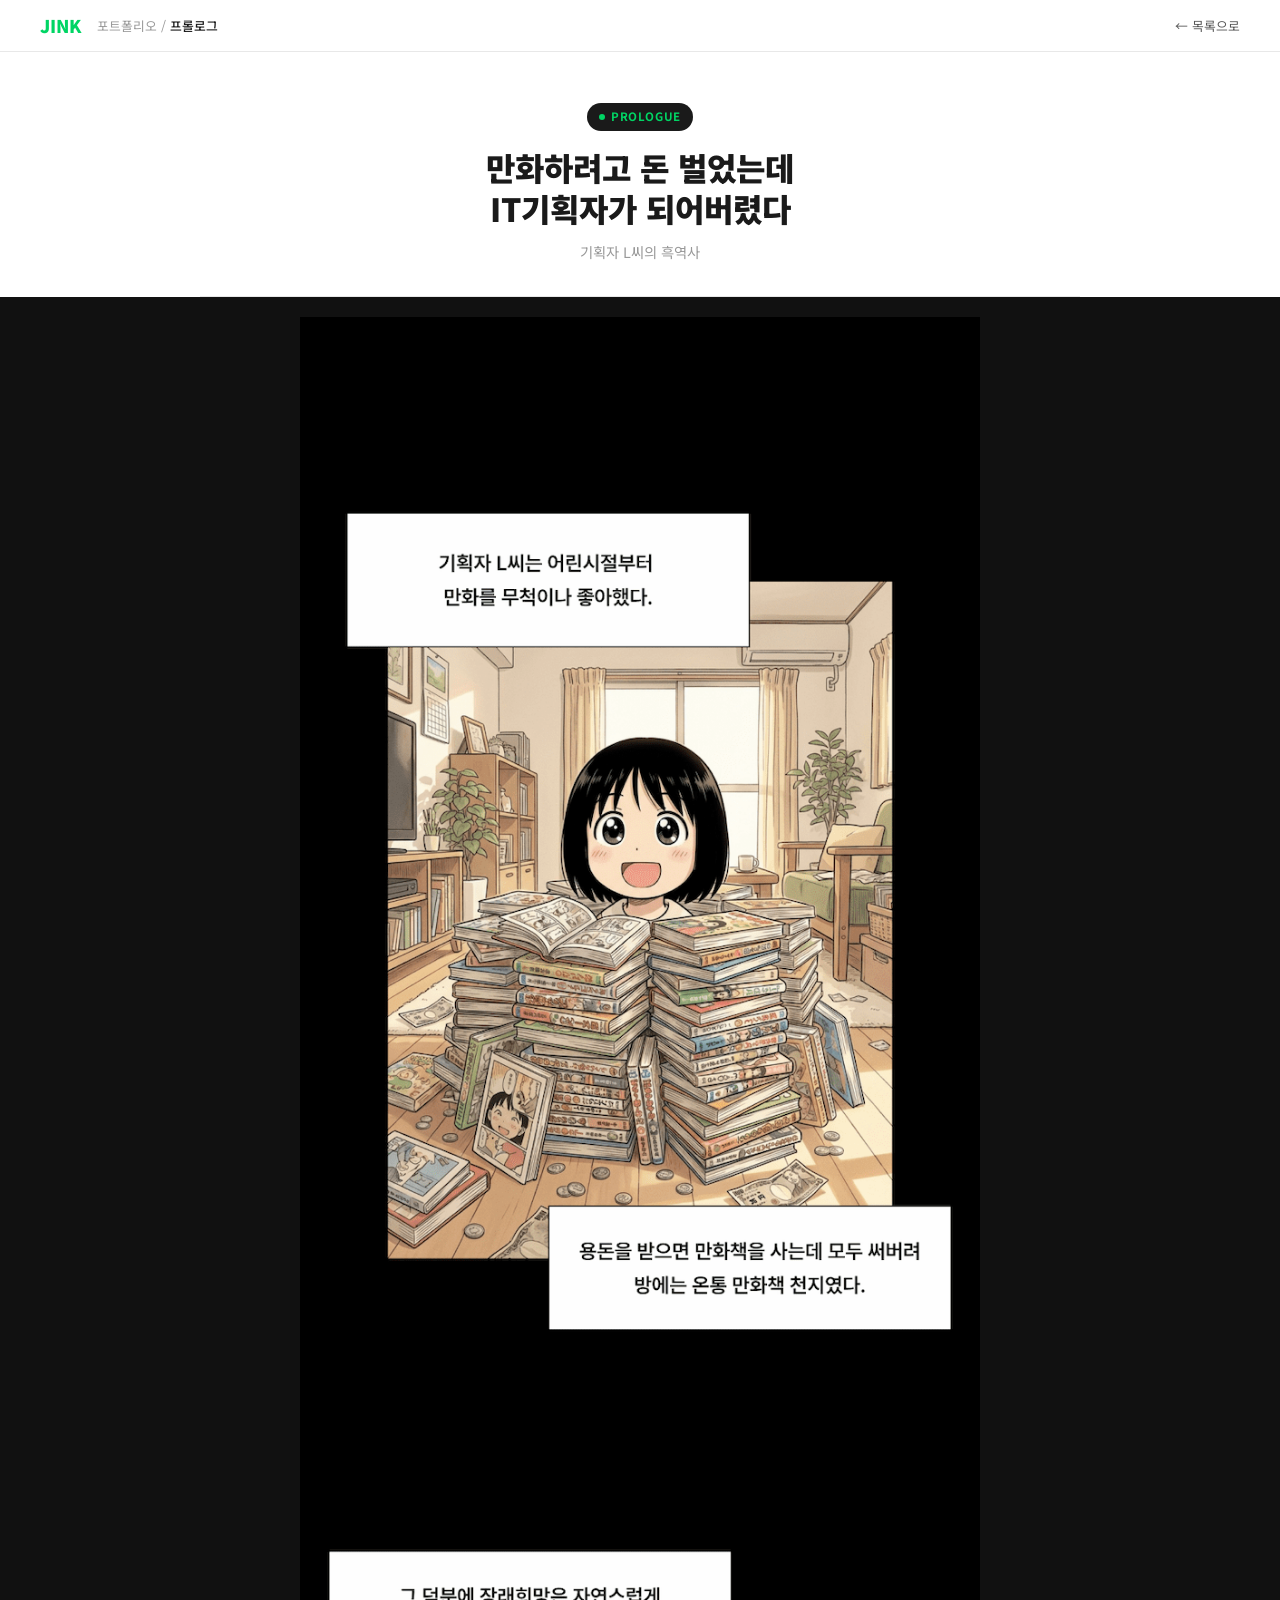
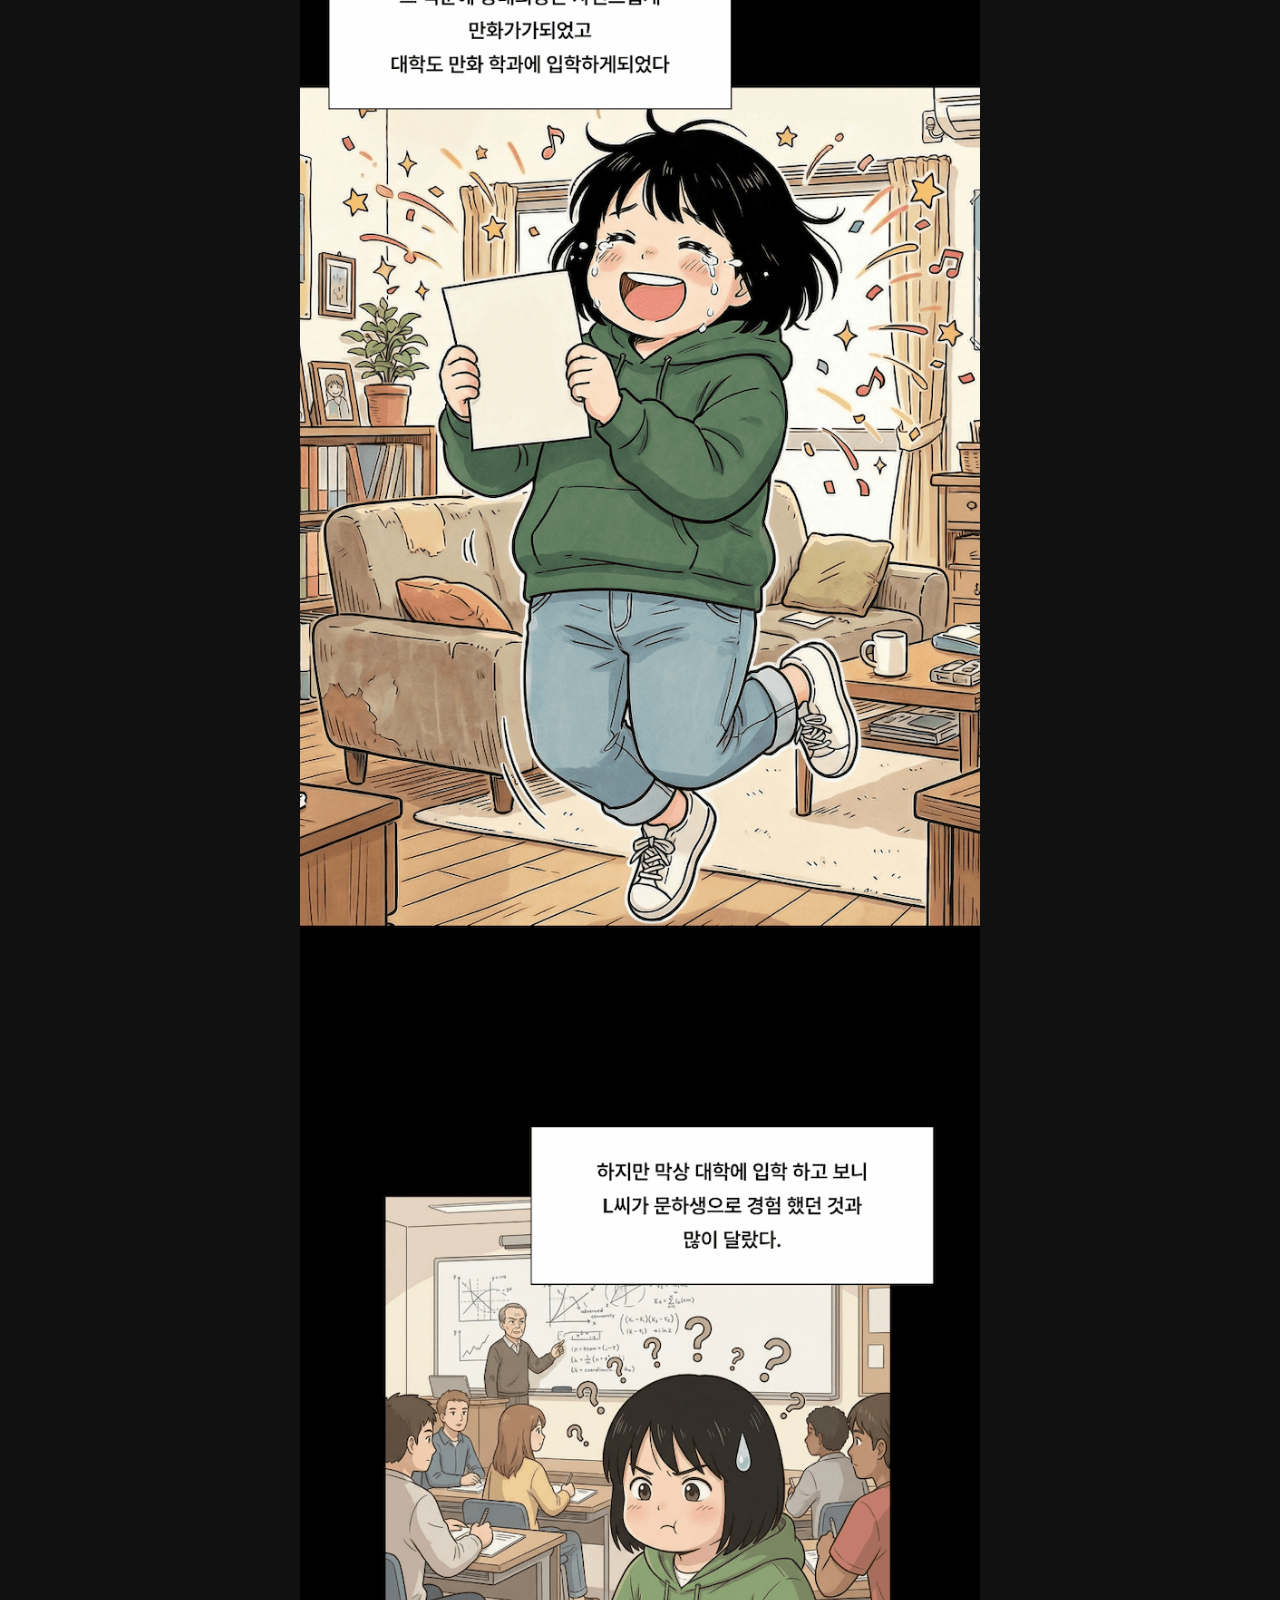
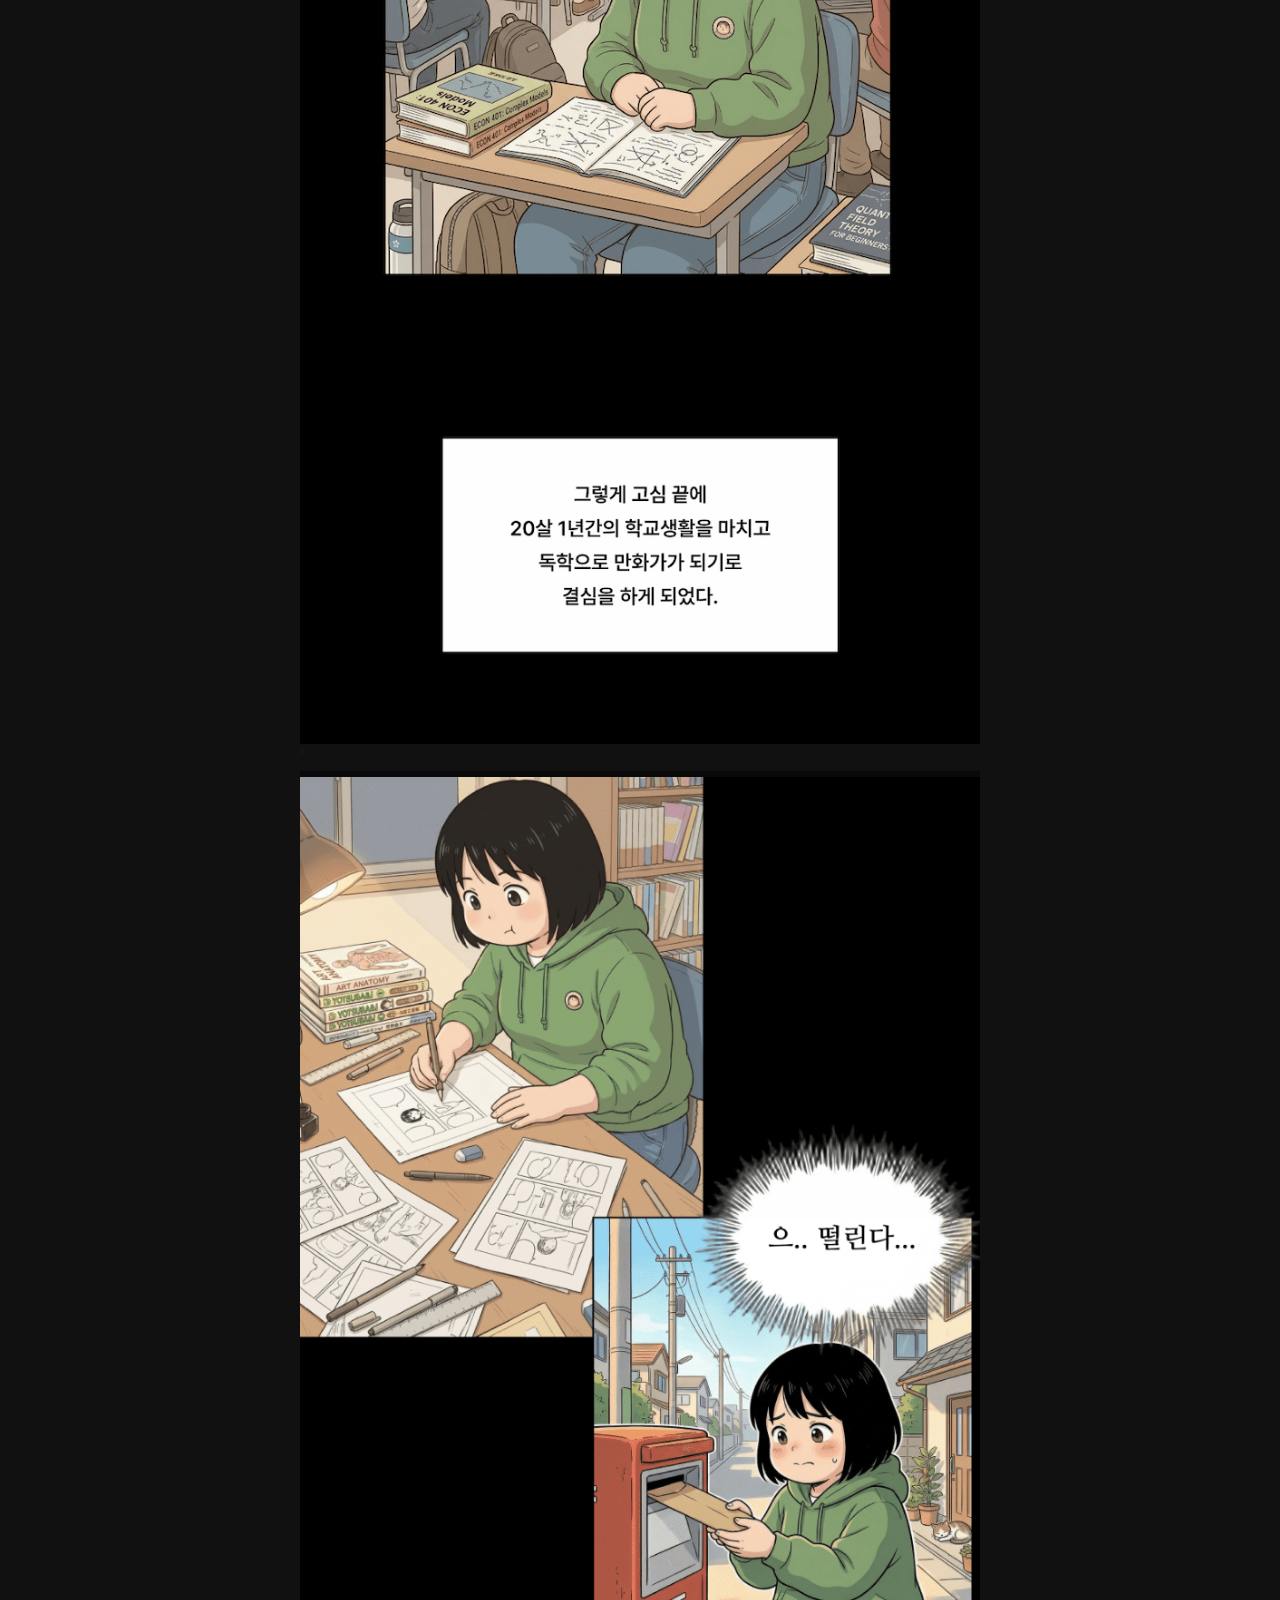
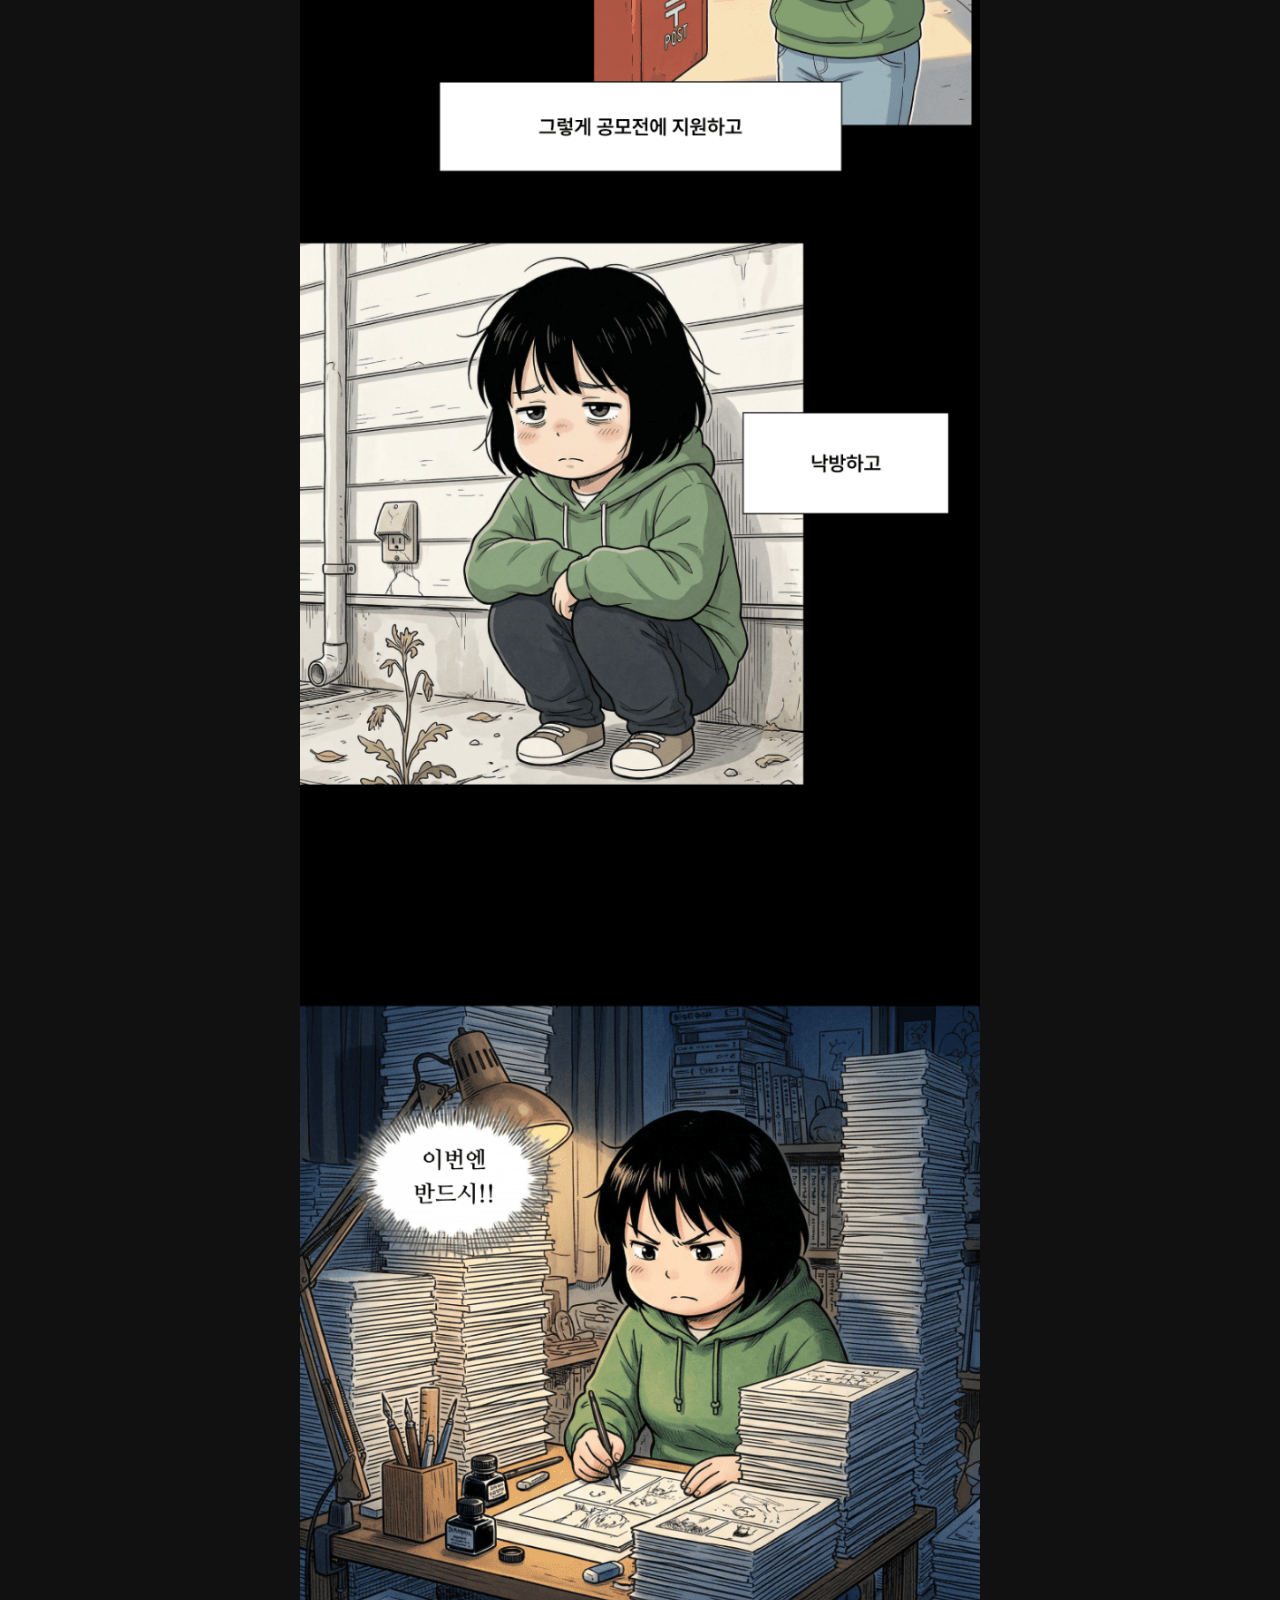
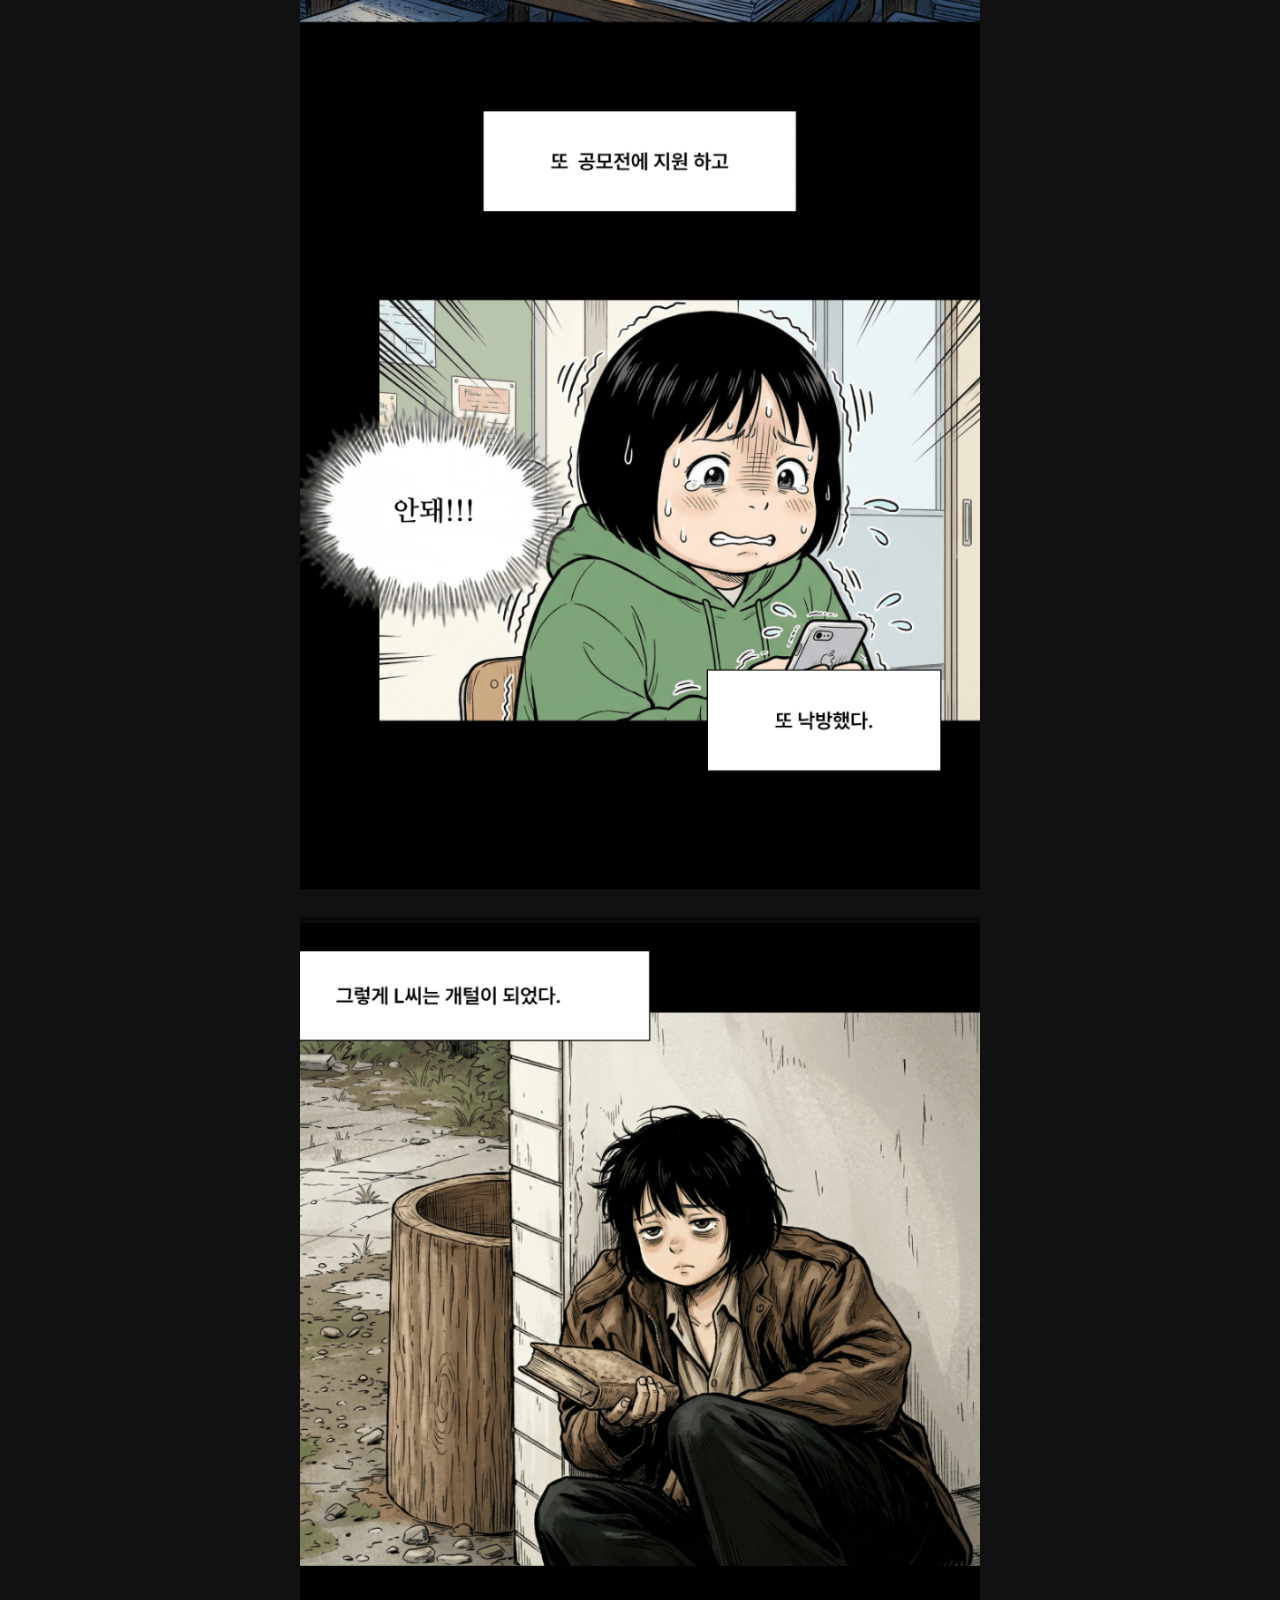
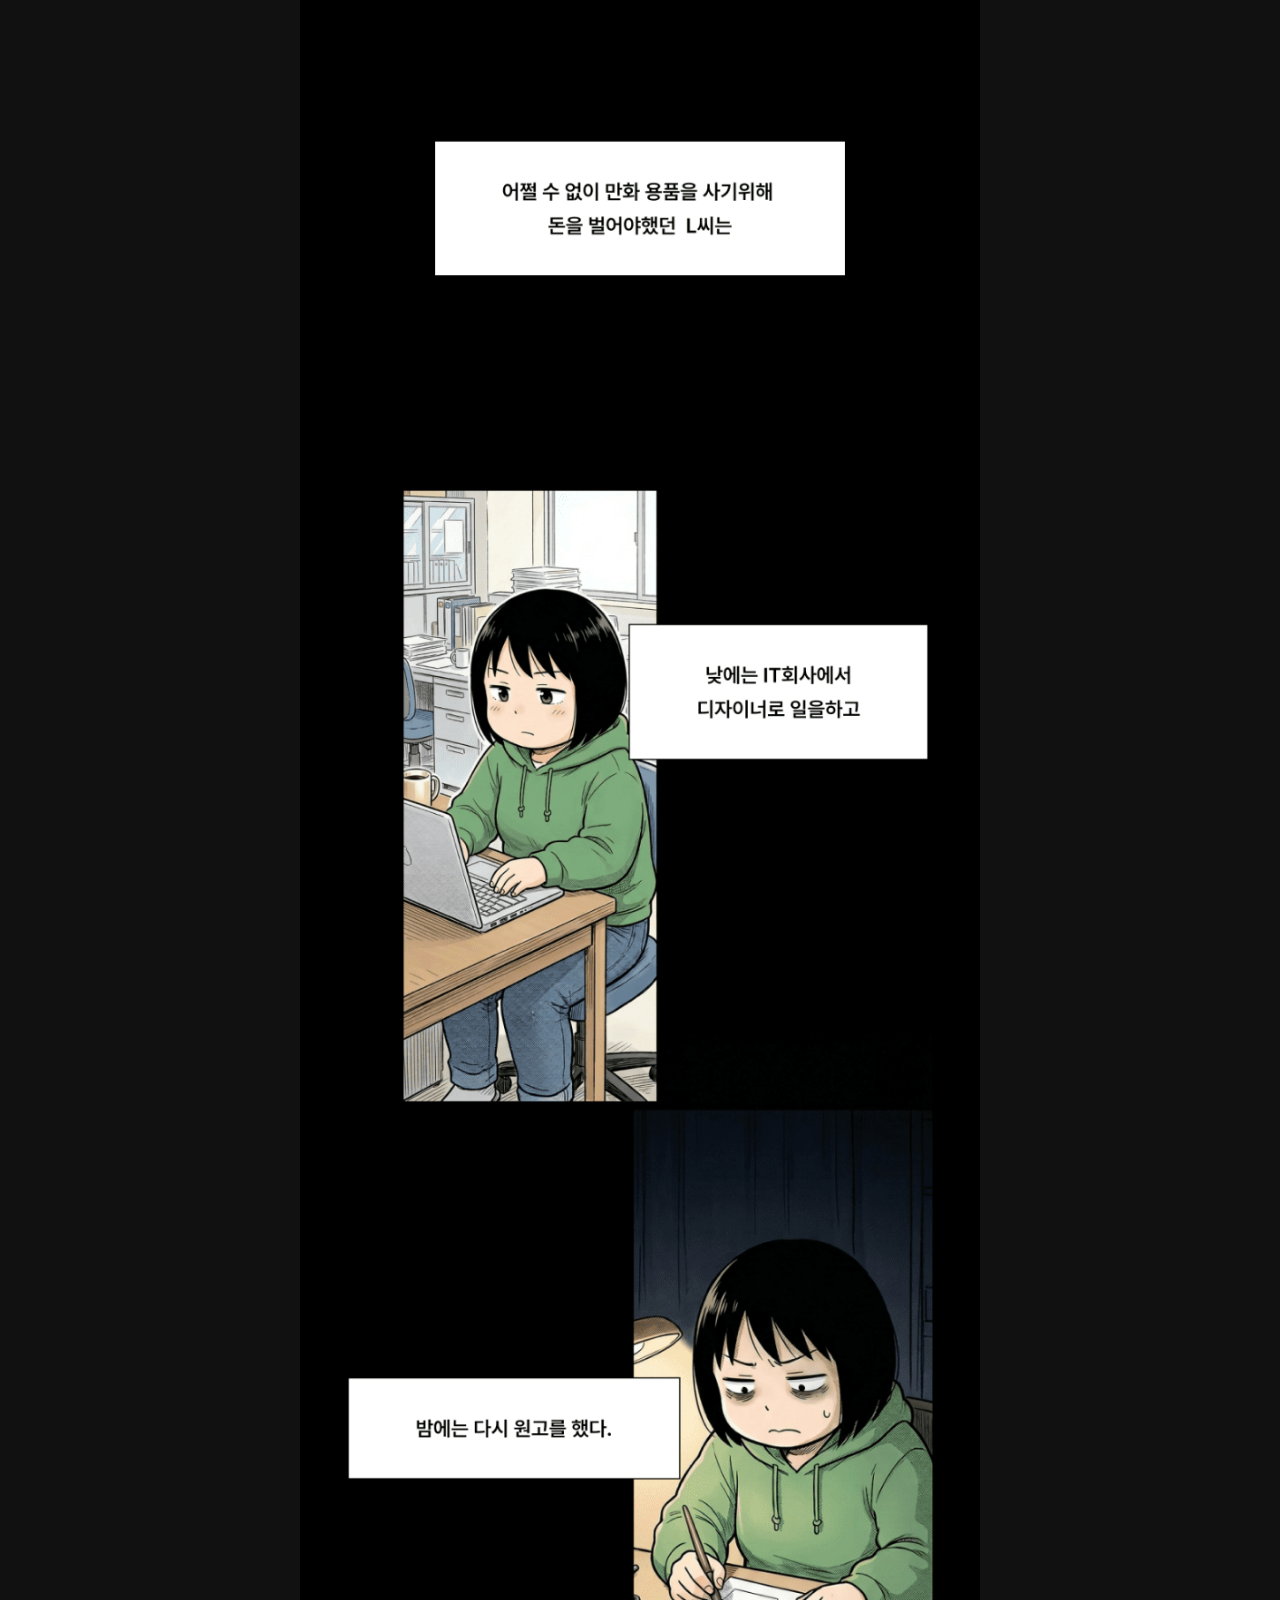
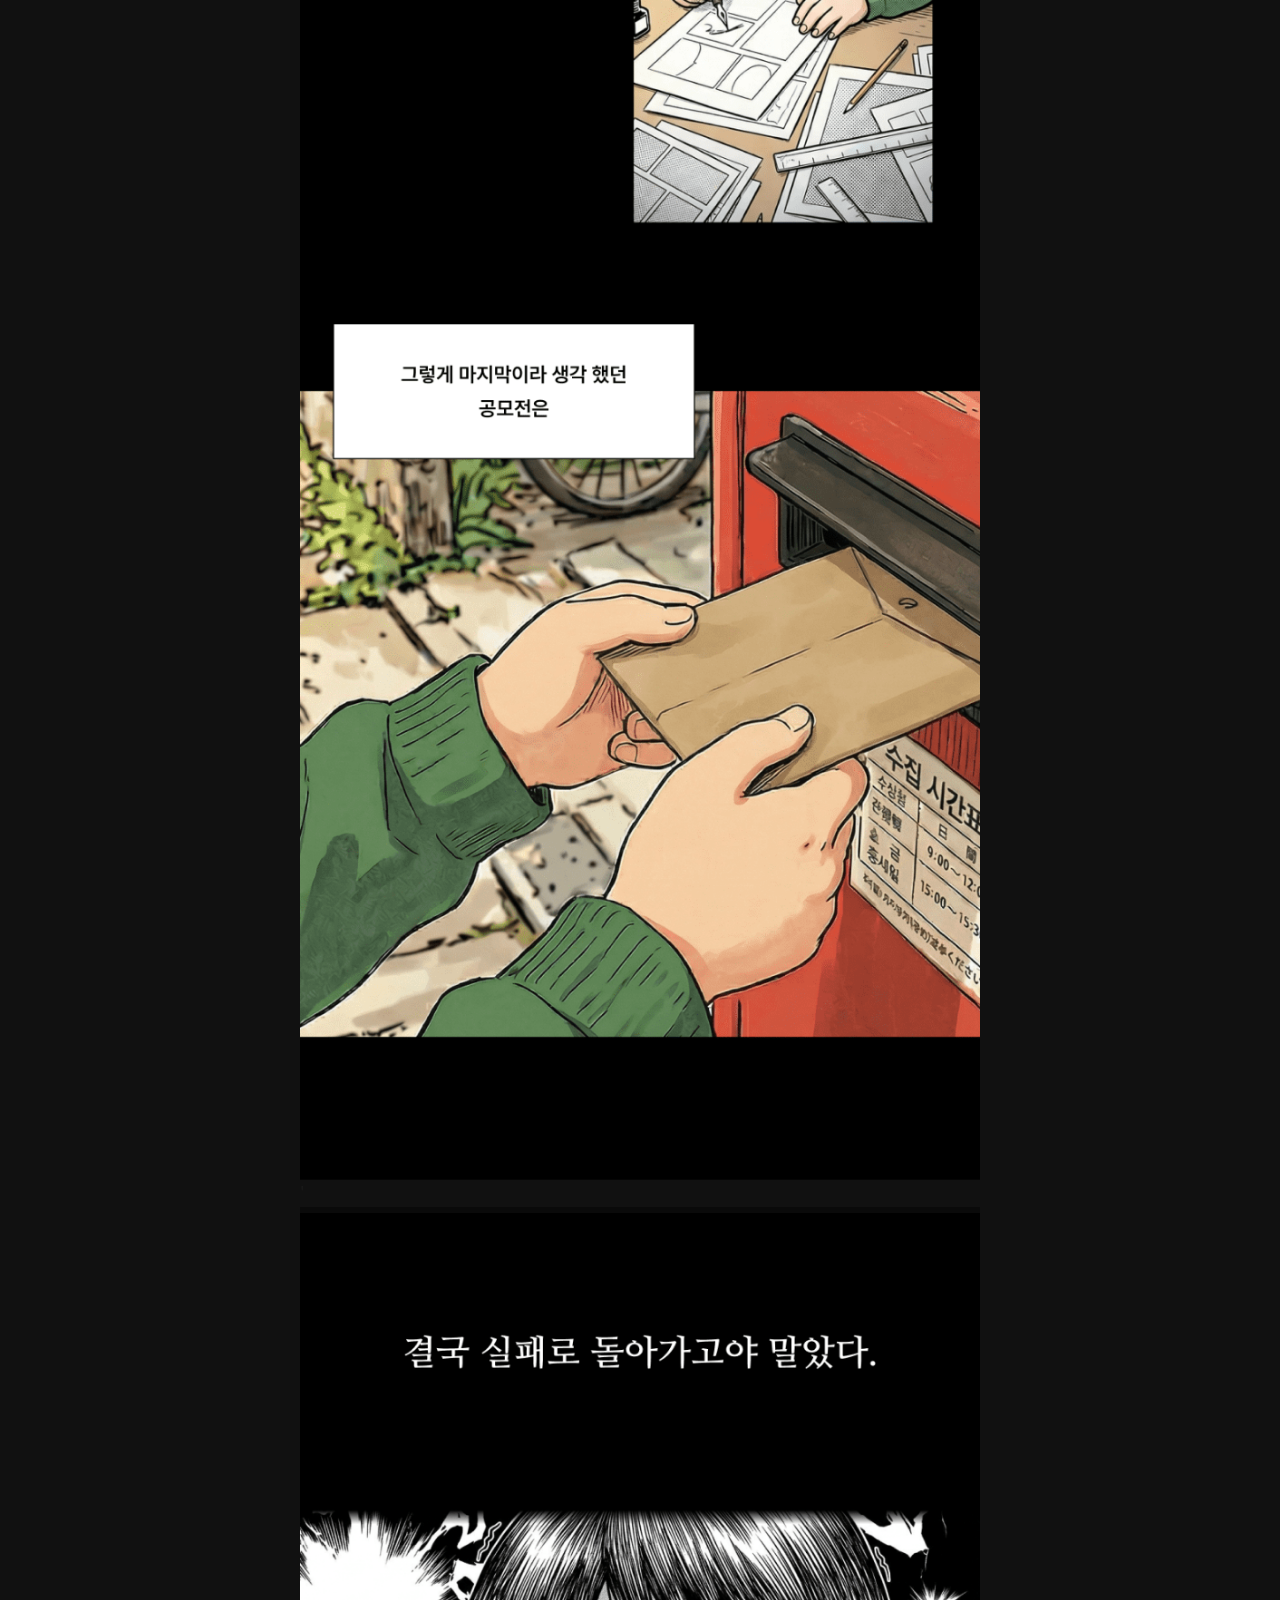
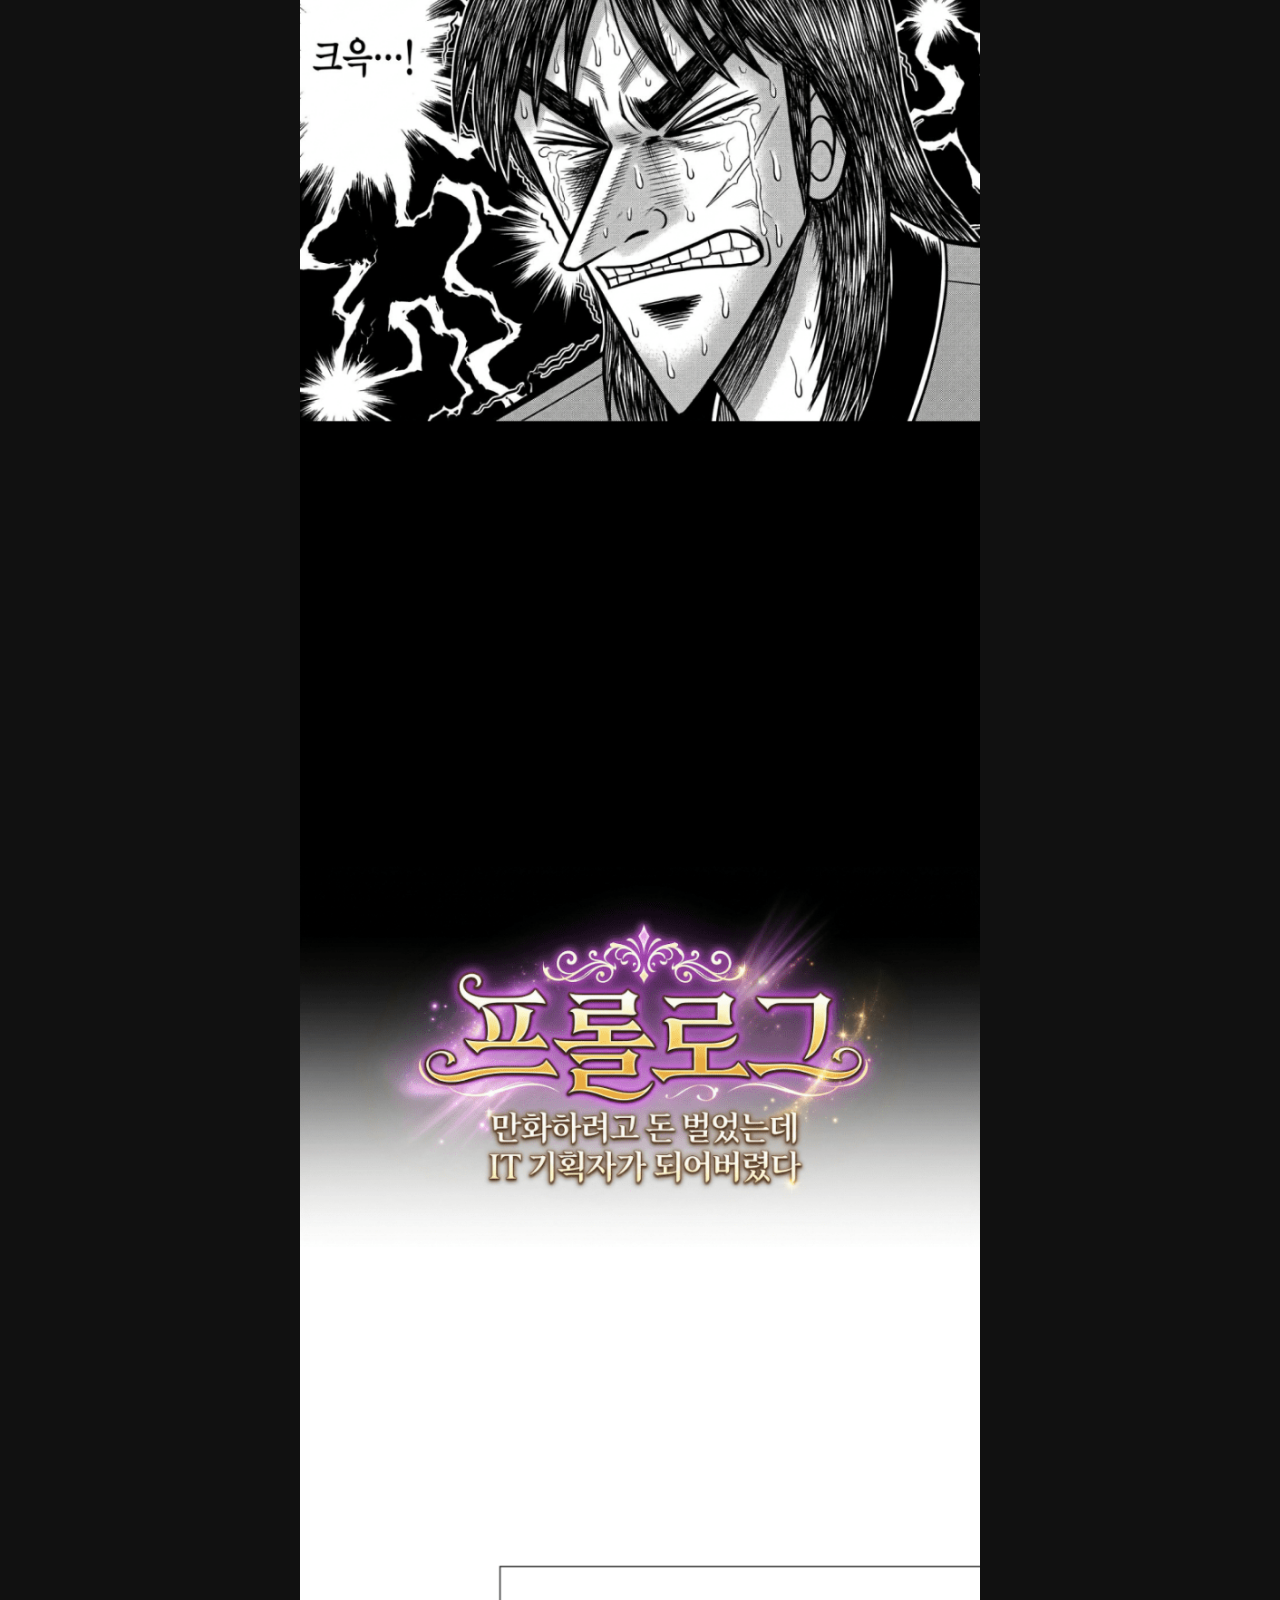
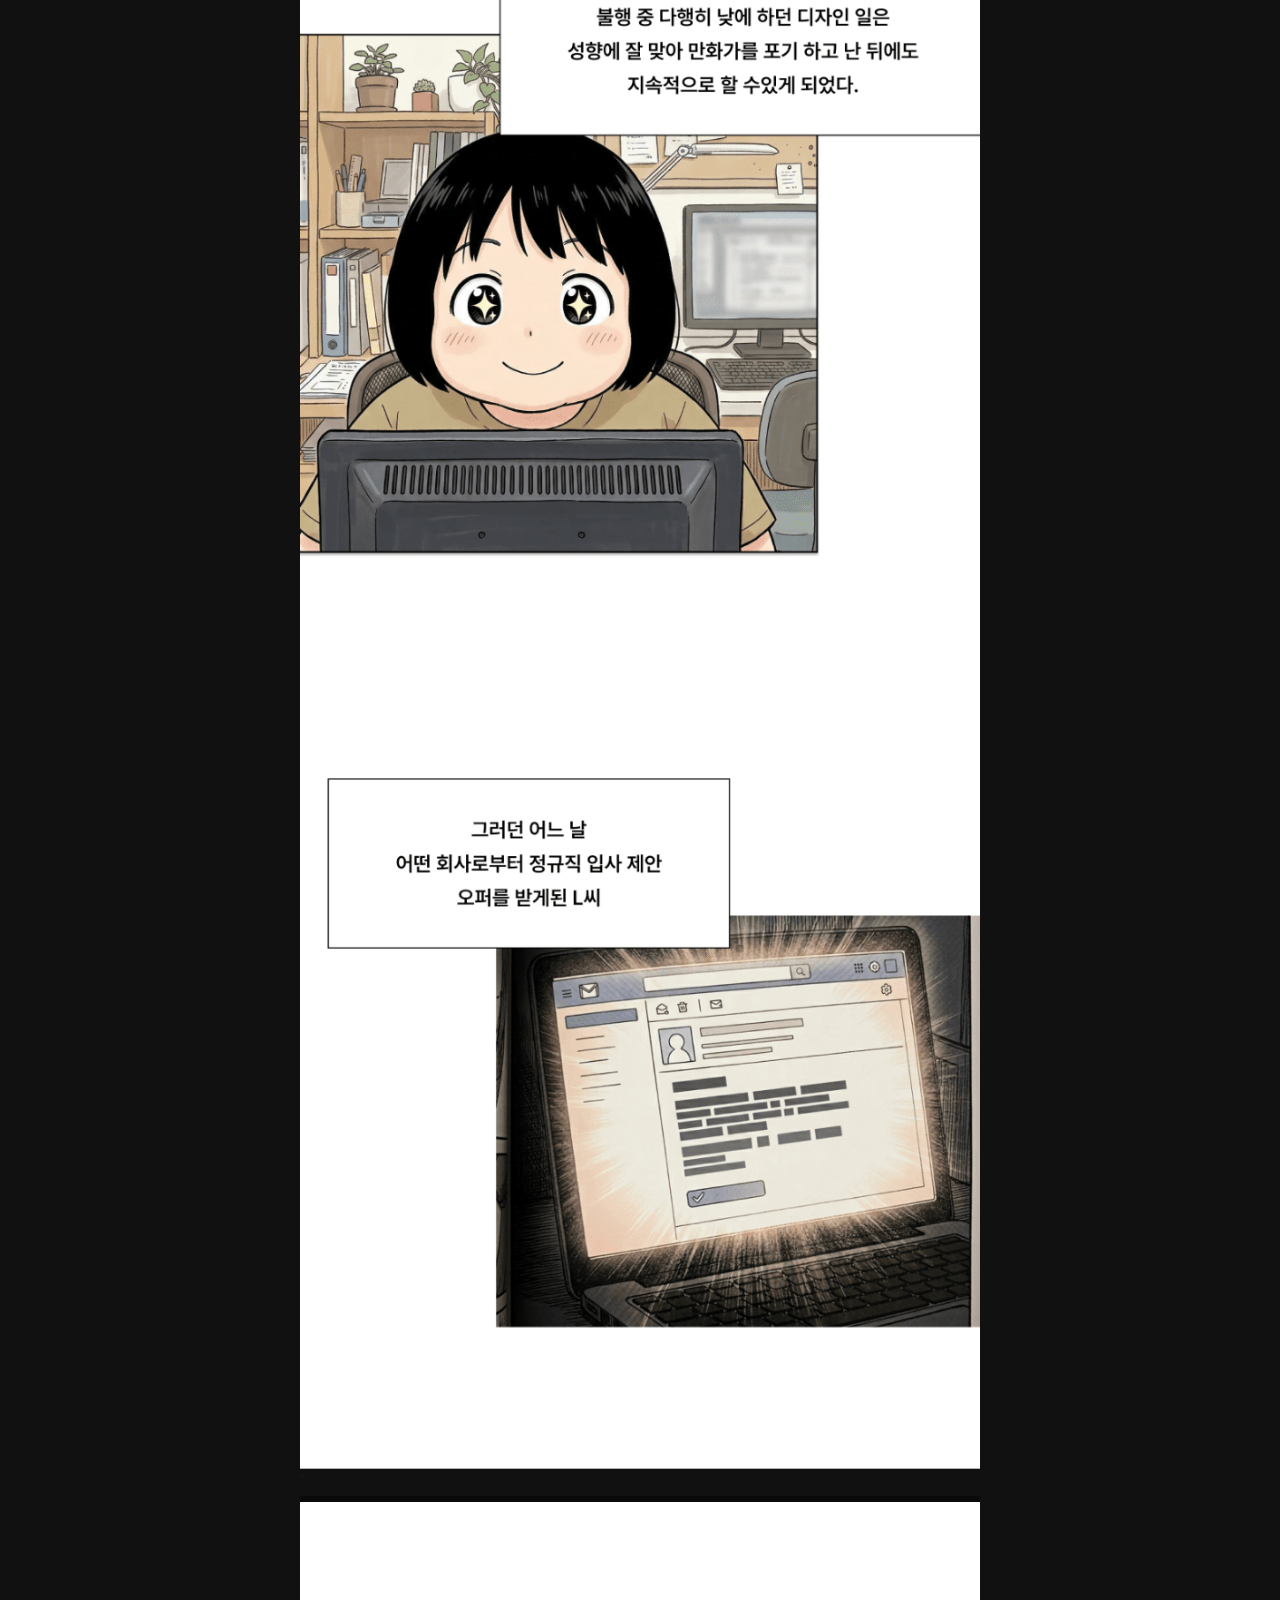
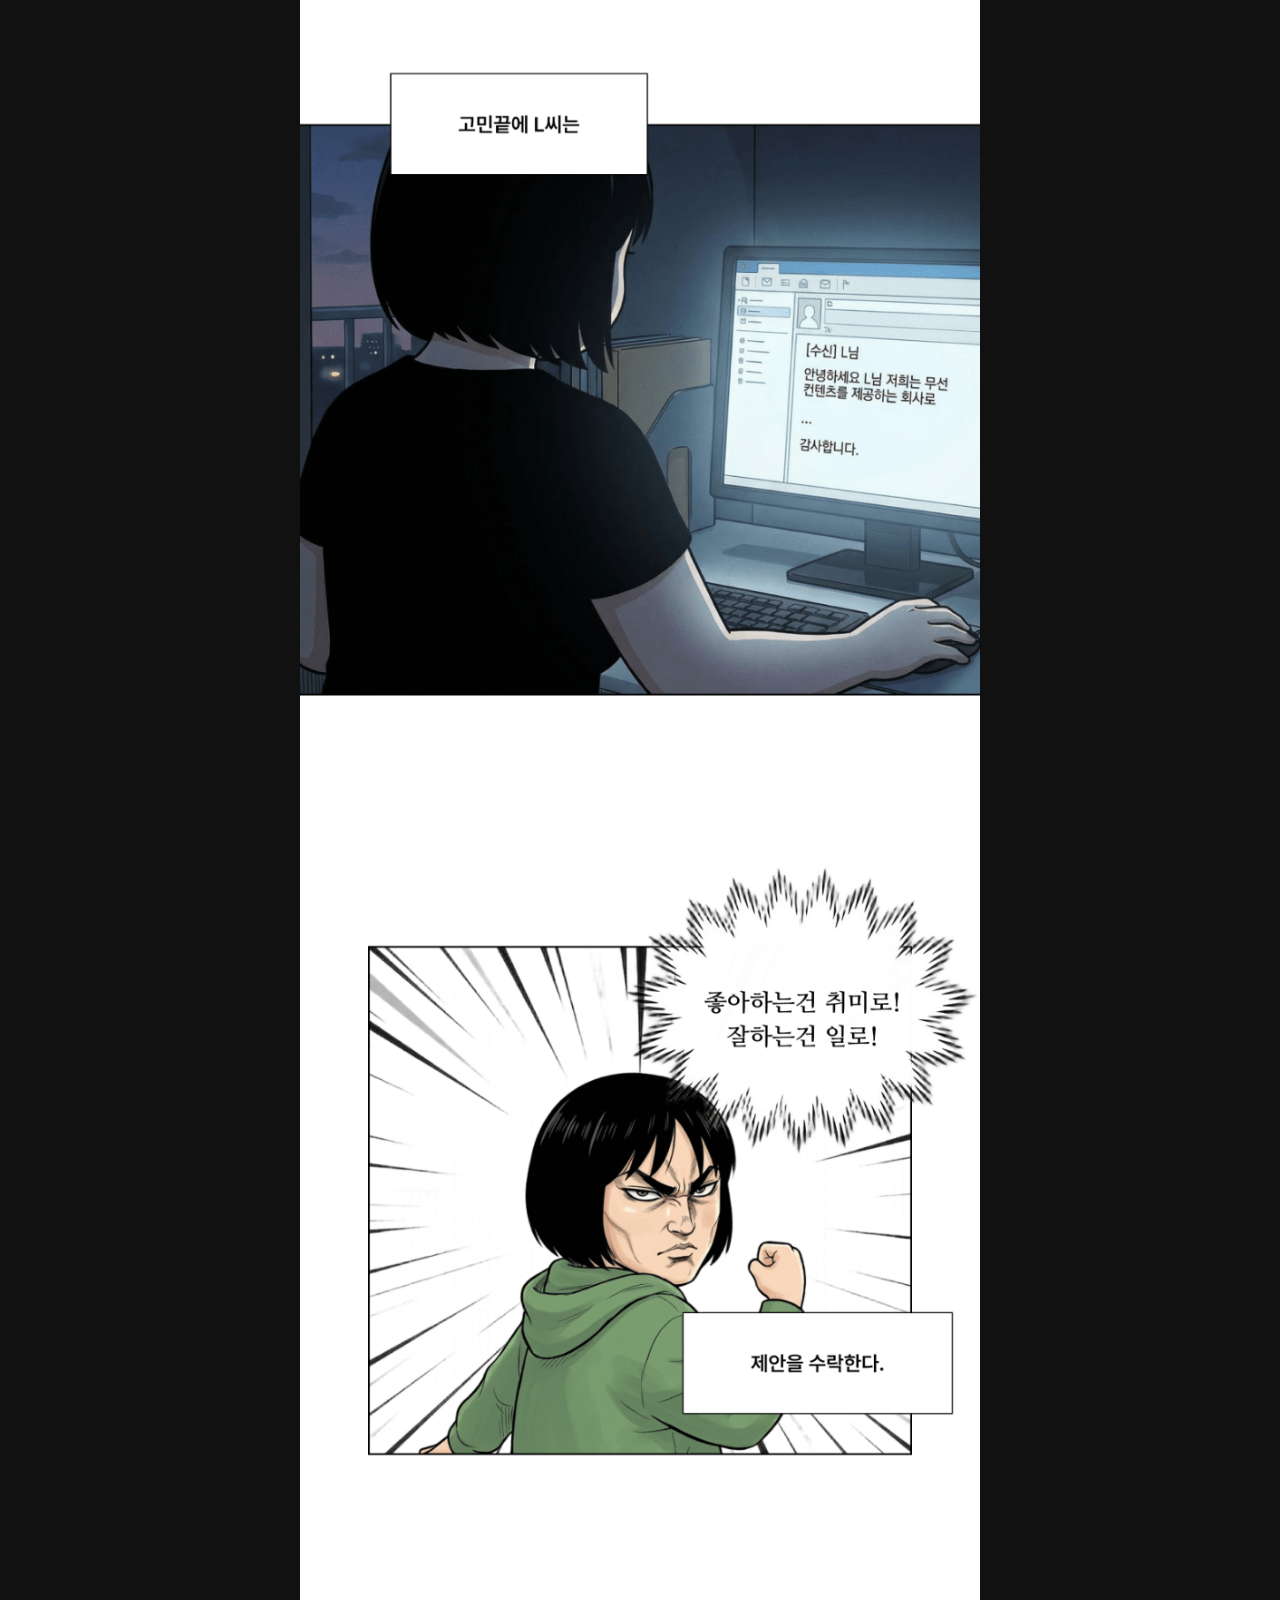
<file: portfolio_prologue.html>
<!DOCTYPE html>
<html lang="ko">
<head>
<meta charset="UTF-8">
<meta name="viewport" content="width=device-width, initial-scale=1.0">
<title>프롤로그 — 만화하려고 돈 벌었는데 IT기획자가 되어버렸다 | JINK Portfolio</title>
<link href="https://fonts.googleapis.com/css2?family=Noto+Sans+KR:wght@300;400;500;700;900&family=Noto+Serif+KR:wght@400;700&display=swap" rel="stylesheet">
<style>
  :root {
    --primary: #00d564;
    --primary-light: #e8faf2;
    --primary-dark: #00a84c;
    --accent: #ff6b6b;
    --text-primary: #1a1a1a;
    --text-secondary: #555;
    --text-muted: #999;
    --border: #e8e8e8;
    --bg: #ffffff;
    --bg-sub: #f8f8f8;
    --bg-dark: #1a1a1a;
    --star: #f5c518;
    --width: 960px;
  }

  * { box-sizing: border-box; margin: 0; padding: 0; }

  body {
    font-family: 'Noto Sans KR', sans-serif;
    background: var(--bg);
    color: var(--text-primary);
    line-height: 1.7;
  }

  /* ── 헤더 ── */
  .header {
    position: sticky; top: 0; z-index: 100;
    background: rgba(255,255,255,0.95);
    backdrop-filter: blur(8px);
    border-bottom: 1px solid var(--border);
    padding: 0 40px; height: 52px;
    display: flex; align-items: center; justify-content: space-between;
  }
  .header-left { display: flex; align-items: center; gap: 16px; }
  .logo { font-size: 1.1rem; font-weight: 900; color: var(--primary); }
  .breadcrumb { font-size: 0.8rem; color: var(--text-muted); }
  .breadcrumb span { color: var(--text-primary); font-weight: 500; }
  .back-btn {
    font-size: 0.8rem; color: var(--text-secondary);
    text-decoration: none; display: flex; align-items: center; gap: 4px;
    transition: color 0.15s;
  }
  .back-btn:hover { color: var(--primary); }

  /* ── 컨테이너 ── */
  .container {
    max-width: var(--width);
    margin: 0 auto;
    padding: 0 40px 0;
  }

  /* ── 에피소드 헤더 ── */
  .hero {
    padding: 48px 0 32px;
    border-bottom: 1px solid var(--border);
    text-align: center;
  }
  .episode-badge {
    display: inline-flex; align-items: center; gap: 6px;
    background: var(--bg-dark); color: var(--primary);
    font-size: 0.72rem; font-weight: 700;
    padding: 4px 12px; border-radius: 20px;
    letter-spacing: 0.05em; margin-bottom: 16px;
  }
  .episode-badge .dot { width: 6px; height: 6px; border-radius: 50%; background: var(--primary); }
  .hero-title {
    font-size: clamp(1.4rem, 4vw, 2rem);
    font-weight: 900; line-height: 1.3;
    margin-bottom: 10px;
  }
  .hero-sub { font-size: 0.9rem; color: var(--text-muted); }

  /* ── 웹툰 뷰어 ── */
  .viewer-wrap {
    background: #111;
    margin: 0 -40px;
    padding: 20px 0;
  }
  .viewer {
    max-width: 680px;
    margin: 0 auto;
  }
  .page {
    display: block; width: 100%;
    opacity: 0; transform: translateY(16px);
    transition: opacity 0.55s ease, transform 0.55s ease;
  }
  .page.visible { opacity: 1; transform: none; }
  .page img { display: block; width: 100%; height: auto; }
  .page-gap { height: 6px; background: #0a0a0a; }

  /* ── 채용 배너 ── */
  .hire-banner {
    background: var(--bg-dark);
    margin: 0 -40px;
    padding: 0 40px;
  }
  .hire-banner-inner {
    max-width: var(--width);
    margin: 0 auto;
    padding: 20px 0;
    display: flex; align-items: center;
    justify-content: space-between; gap: 20px;
  }
  .hire-left { display: flex; align-items: center; gap: 14px; }
  .hire-emoji { font-size: 1.8rem; }
  .hire-title { font-size: 1rem; font-weight: 700; color: #fff; margin-bottom: 4px; }
  .hire-sub { font-size: 0.78rem; color: #aaa; }
  .hire-right { display: flex; gap: 8px; flex-shrink: 0; flex-wrap: wrap; }
  .hire-tag {
    font-size: 0.72rem; padding: 5px 12px;
    border-radius: 20px; border: 1px solid #444;
    color: #ccc; white-space: nowrap;
  }
  .hire-tag.green {
    border-color: var(--primary);
    color: var(--primary);
    background: rgba(0,213,100,0.08);
  }

  /* ── 에피소드 푸터 ── */
  .episode-footer { margin-top: 0; border-top: 1px solid var(--border); }
  .rating-section {
    display: flex; align-items: center;
    justify-content: space-between;
    padding: 20px 0;
    border-bottom: 1px solid var(--border);
  }
  .rating-left { display: flex; align-items: center; gap: 10px; }
  .rating-stars { display: flex; gap: 2px; }
  .star { font-size: 1.3rem; color: var(--star); }
  .rating-num { font-size: 1.1rem; font-weight: 900; color: var(--text-primary); }
  .rating-count { font-size: 0.78rem; color: var(--text-muted); }
  .rating-btn {
    background: var(--accent); color: #fff;
    border: none; border-radius: 6px;
    padding: 8px 18px; font-size: 0.82rem; font-weight: 700;
    cursor: pointer; font-family: 'Noto Sans KR', sans-serif;
    transition: background 0.15s;
  }
  .rating-btn:hover { background: #e05555; }

  .author-comment { padding: 20px 0; border-bottom: 1px solid var(--border); }
  .author-comment-label {
    font-size: 0.72rem; font-weight: 700;
    color: var(--text-muted); letter-spacing: 0.08em;
    margin-bottom: 8px;
  }
  .author-comment-text {
    font-size: 0.9rem; color: var(--text-secondary);
    line-height: 1.8; word-break: keep-all;
    padding-left: 12px; border-left: 3px solid var(--primary);
  }

  .episode-nav {
    display: flex; align-items: center;
    justify-content: space-between;
    padding: 16px 0 40px;
  }
  .ep-nav-btn {
    display: flex; align-items: center; gap: 6px;
    font-size: 0.9rem; font-weight: 600;
    color: var(--text-primary); text-decoration: none;
    padding: 8px 16px; border-radius: 6px;
    transition: all 0.15s;
  }
  .ep-nav-btn:hover { background: var(--bg-sub); color: var(--primary); }
  .ep-nav-btn.center { color: var(--text-secondary); font-size: 0.85rem; }
  .ep-nav-btn.disabled { opacity: 0.3; pointer-events: none; }
</style>
</head>
<body>

<!-- 헤더 -->
<header class="header">
  <div class="header-left">
    <div class="logo">JINK</div>
    <div class="breadcrumb">포트폴리오 / <span>프롤로그</span></div>
  </div>
  <a href="portfolio_webtoon.html" class="back-btn">← 목록으로</a>
</header>

<div class="container">

  <!-- 에피소드 헤더 -->
  <div class="hero">
    <div class="episode-badge">
      <span class="dot"></span>
      PROLOGUE
    </div>
    <h1 class="hero-title">만화하려고 돈 벌었는데<br>IT기획자가 되어버렸다</h1>
    <p class="hero-sub">기획자 L씨의 흑역사</p>
  </div>

</div>

<!-- 웹툰 뷰어 (풀블리드 검정) -->
<div class="viewer-wrap">
  <div class="viewer" id="viewer">
    <div class="page" id="p1">
      <img src="images/prologue_01.png" alt="프롤로그 1페이지" loading="lazy">'
    </div>
    <div class="page-gap"></div>
    <div class="page" id="p2">
      <img src="images/prologue_02.png" alt="프롤로그 2페이지" loading="lazy">'
    </div>
    <div class="page-gap"></div>
    <div class="page" id="p3">
      <img src="images/prologue_03.png" alt="프롤로그 3페이지" loading="lazy">'
    </div>
    <div class="page-gap"></div>
    <div class="page" id="p4">
      <img src="images/prologue_04.png" alt="프롤로그 4페이지" loading="lazy">'
    </div>
    <div class="page-gap"></div>
    <div class="page" id="p5">
      <img src="images/prologue_05.png" alt="프롤로그 5페이지" loading="lazy">'
    </div>
    <div class="page-gap"></div>
    <div class="page" id="p6">
      <img src="images/prologue_06.png" alt="프롤로그 6페이지" loading="lazy">'
    </div>
    <div class="page-gap"></div>
    <div class="page" id="p7">
      <img src="images/prologue_07.png" alt="프롤로그 7페이지" loading="lazy">'
    </div>
  </div>
</div>

<!-- 채용 배너 -->
<div class="hire-banner">
  <div class="hire-banner-inner">
    <div class="hire-left">
      <div class="hire-emoji">✏️</div>
      <div class="hire-text">
        <div class="hire-title">이진경을 뽑아주세요</div>
        <div class="hire-sub">만화 덕후 · 웹툰 플랫폼 구축 · 15년차 PM</div>
      </div>
    </div>
    <div class="hire-right">
      <span class="hire-tag">즉시 출근 가능</span>
      <span class="hire-tag green">커피 한 잔 사드립니다</span>
    </div>
  </div>
</div>

<!-- 별점 + 작가의 한마디 + 네비 -->
<div class="container">
  <div class="episode-footer">

    <div class="rating-section">
      <div class="rating-left">
        <div class="rating-stars">
          <span class="star">★</span><span class="star">★</span>
          <span class="star">★</span><span class="star">★</span><span class="star">★</span>
        </div>
        <div class="rating-num">9.99</div>
        <div class="rating-count">커피챗 환영</div>
      </div>
      <button class="rating-btn">별점주기</button>
    </div>

    <div class="author-comment">
      <div class="author-comment-label">작가의 한마디</div>
      <div class="author-comment-text">
        이 만화는 나노바나나를 활용하여 만들어졌습니다.<br>
      
      </div>
    </div>

    <div class="episode-nav">
      <span class="ep-nav-btn disabled">
        <svg width="16" height="16" viewBox="0 0 24 24" fill="none" stroke="currentColor" stroke-width="2.5"><polyline points="15 18 9 12 15 6"/></svg>
        이전화
      </span>
      <a href="portfolio_webtoon.html" class="ep-nav-btn center">
        <svg width="16" height="16" viewBox="0 0 24 24" fill="none" stroke="currentColor" stroke-width="2"><line x1="8" y1="6" x2="21" y2="6"/><line x1="8" y1="12" x2="21" y2="12"/><line x1="8" y1="18" x2="21" y2="18"/><line x1="3" y1="6" x2="3.01" y2="6"/><line x1="3" y1="12" x2="3.01" y2="12"/><line x1="3" y1="18" x2="3.01" y2="18"/></svg>
        목록
      </a>
      <a href="portfolio_kdh.html" class="ep-nav-btn">
        다음화
        <svg width="16" height="16" viewBox="0 0 24 24" fill="none" stroke="currentColor" stroke-width="2.5"><polyline points="9 18 15 12 9 6"/></svg>
      </a>
    </div>

  </div>
</div>

<script>
const pages = document.querySelectorAll('.page');
const obs = new IntersectionObserver((entries) => {
  entries.forEach(e => {
    if (e.isIntersecting) {
      e.target.classList.add('visible');
      obs.unobserve(e.target);
    }
  });
}, { threshold: 0.05 });
pages.forEach(p => obs.observe(p));
if (pages[0]) pages[0].classList.add('visible');
</script>
</body>
</html>
</file>
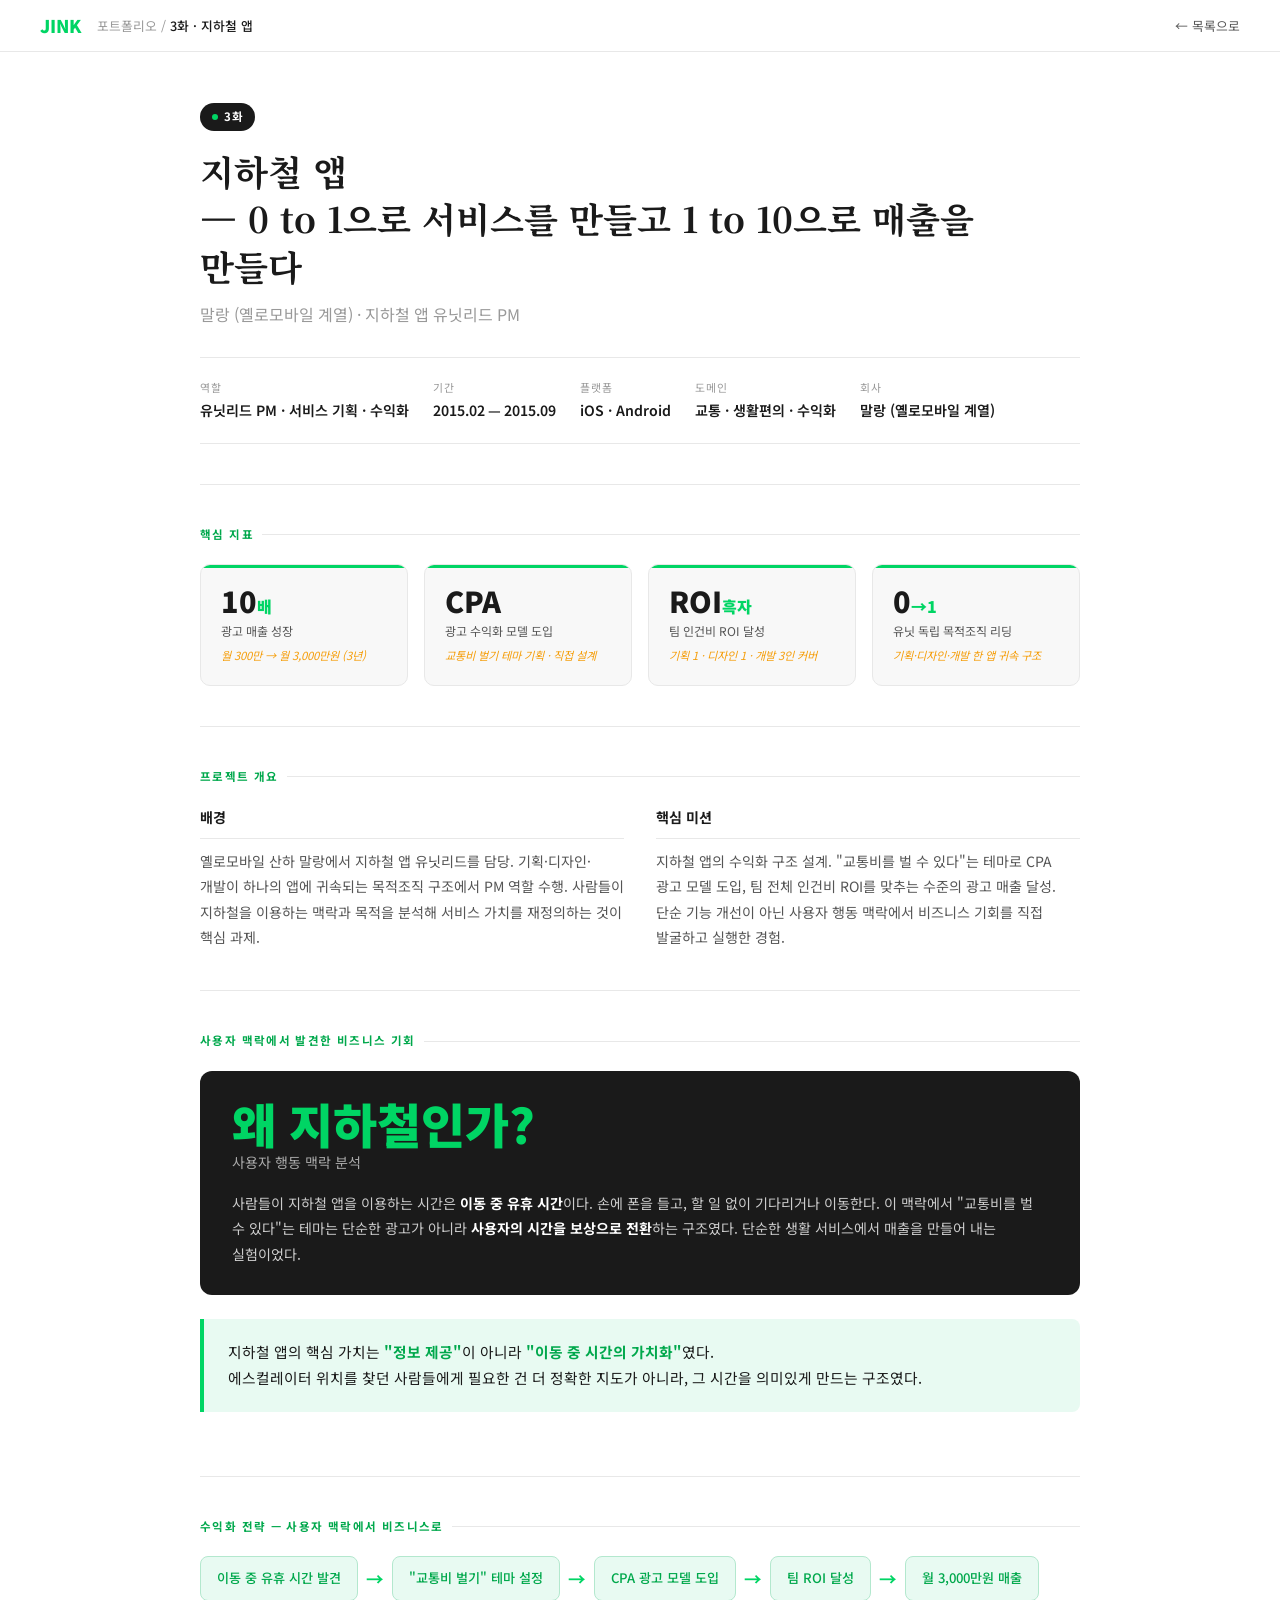
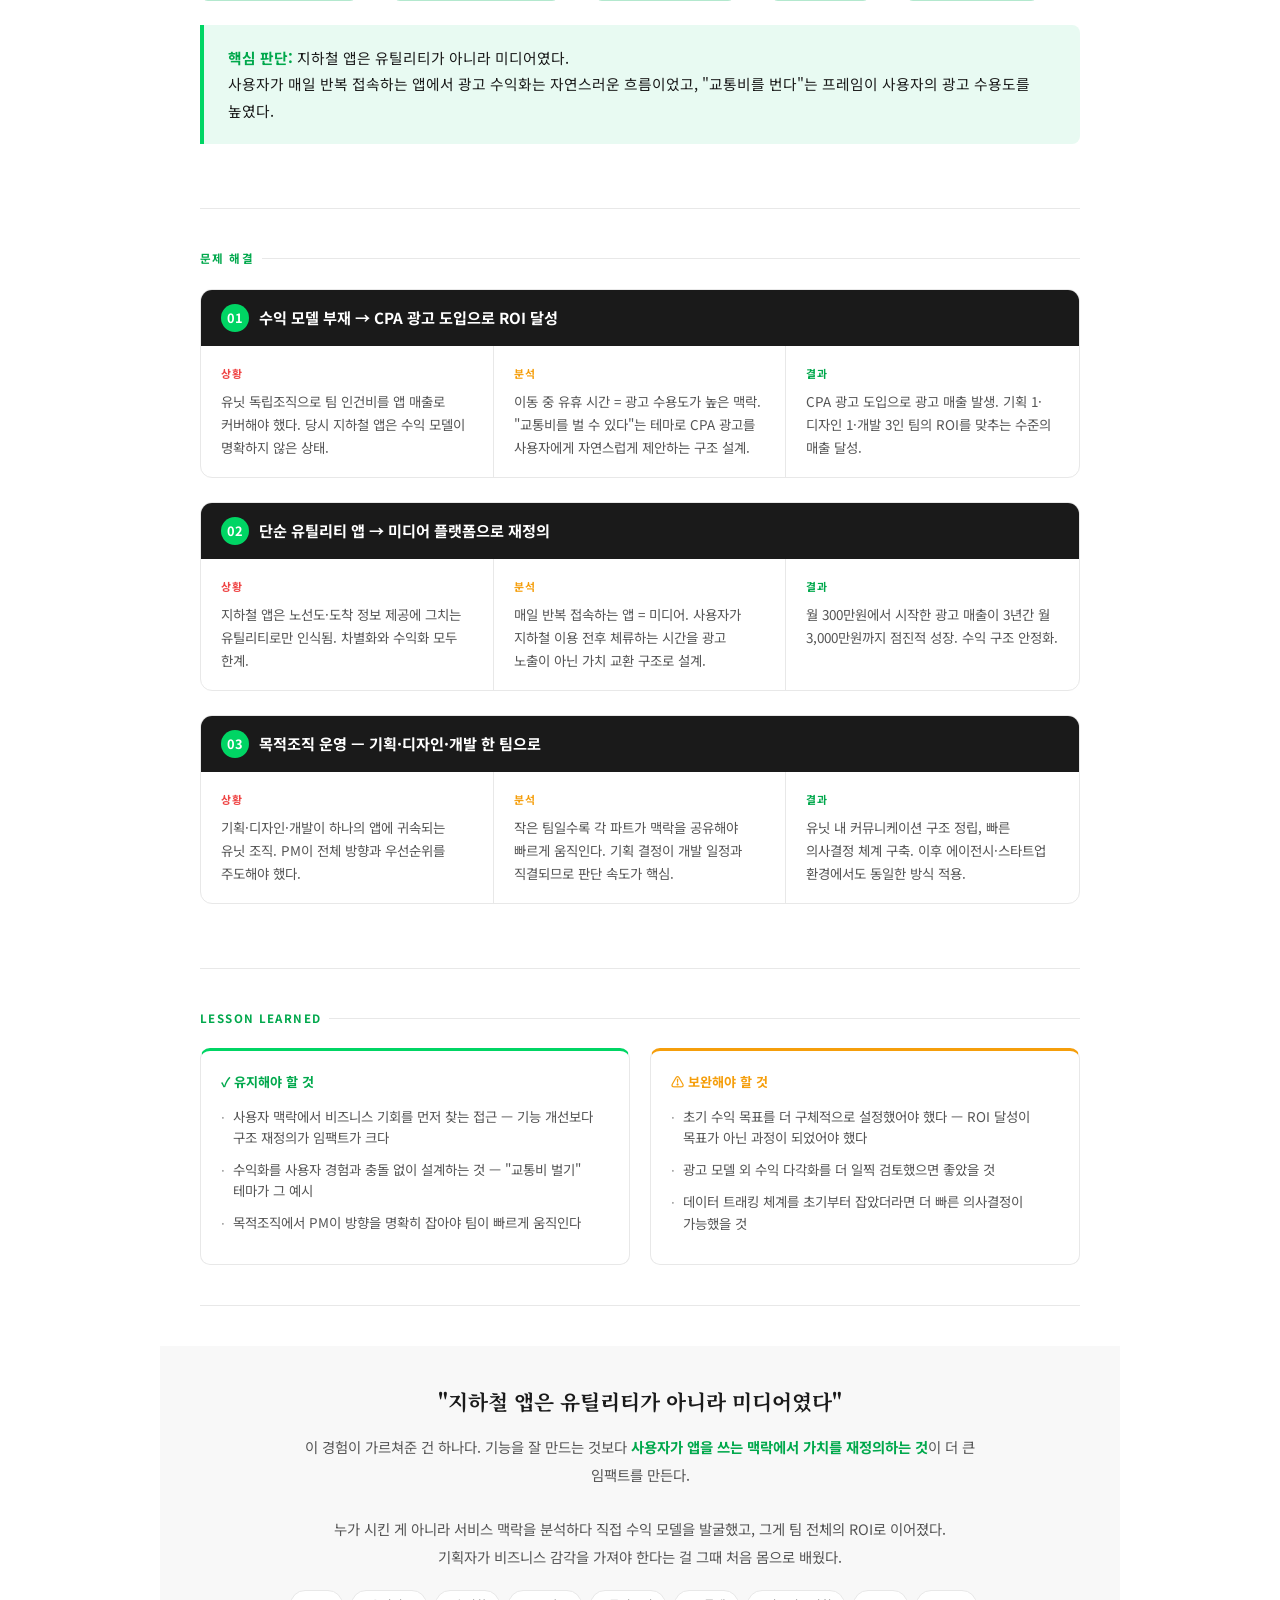
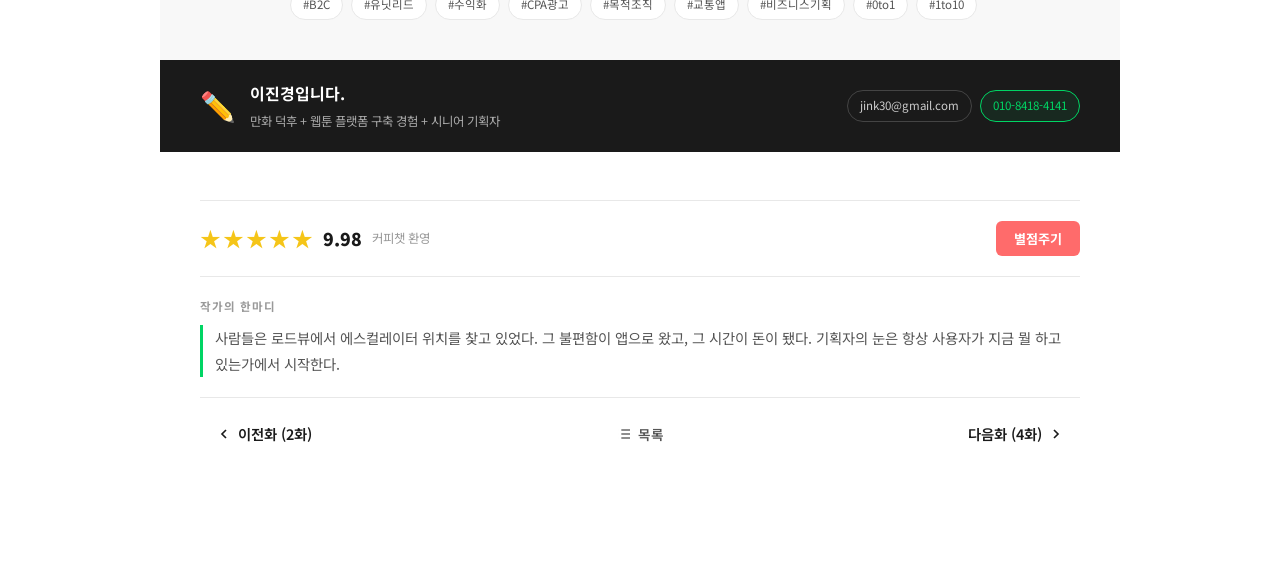
<file: portfolio_subway.html>
<!DOCTYPE html>
<html lang="ko">
<head>
<meta charset="UTF-8">
<meta name="viewport" content="width=device-width, initial-scale=1.0">
<title>3화 — 지하철 앱 | JINK Portfolio</title>
<link href="https://fonts.googleapis.com/css2?family=Noto+Sans+KR:wght@300;400;500;700;900&family=Noto+Serif+KR:wght@400;700&display=swap" rel="stylesheet">
<style>
  :root {
    --primary: #00d564;
    --primary-light: #e8faf2;
    --primary-dark: #00a84c;
    --accent: #ff6b6b;
    --warning: #f59e0b;
    --text-primary: #1a1a1a;
    --text-secondary: #555;
    --text-muted: #999;
    --border: #e8e8e8;
    --bg: #ffffff;
    --bg-sub: #f8f8f8;
    --bg-dark: #1a1a1a;
    --star: #f5c518;
    --width: 960px;
  }

  * { box-sizing: border-box; margin: 0; padding: 0; }

  body {
    font-family: 'Noto Sans KR', sans-serif;
    background: var(--bg);
    color: var(--text-primary);
    line-height: 1.7;
  }

  /* ── 헤더 ── */
  .header {
    position: sticky;
    top: 0;
    z-index: 100;
    background: rgba(255,255,255,0.95);
    backdrop-filter: blur(8px);
    border-bottom: 1px solid var(--border);
    padding: 0 40px;
    height: 52px;
    display: flex;
    align-items: center;
    justify-content: space-between;
    max-width: 100%;
  }
  .header-left { display: flex; align-items: center; gap: 16px; }
  .logo { font-size: 1.1rem; font-weight: 900; color: var(--primary); }
  .breadcrumb { font-size: 0.8rem; color: var(--text-muted); }
  .breadcrumb span { color: var(--text-primary); font-weight: 500; }
  .back-btn {
    font-size: 0.8rem;
    color: var(--text-secondary);
    cursor: pointer;
    display: flex;
    align-items: center;
    gap: 4px;
    text-decoration: none;
    transition: color 0.15s;
  }
  .back-btn:hover { color: var(--primary); }

  /* ── 메인 컨테이너 ── */
  .container {
    max-width: var(--width);
    margin: 0 auto;
    padding: 0 40px 80px;
  }

  /* ── 히어로 섹션 ── */
  .hero {
    padding: 48px 0 40px;
    border-bottom: 1px solid var(--border);
  }
  .episode-badge {
    display: inline-flex;
    align-items: center;
    gap: 6px;
    background: var(--bg-dark);
    color: #fff;
    font-size: 0.72rem;
    font-weight: 700;
    padding: 4px 12px;
    border-radius: 20px;
    letter-spacing: 0.05em;
    margin-bottom: 16px;
  }
  .episode-badge .dot { width: 6px; height: 6px; border-radius: 50%; background: var(--primary); }
  .hero-title {
    font-family: 'Noto Serif KR', serif;
    font-size: 2.2rem;
    font-weight: 700;
    line-height: 1.35;
    color: var(--text-primary);
    margin-bottom: 12px;
    word-break: keep-all;
  }
  .hero-sub {
    font-size: 1rem;
    color: var(--text-muted);
    margin-bottom: 28px;
  }
  .hero-meta {
    display: flex;
    flex-wrap: wrap;
    gap: 24px;
    padding: 20px 0;
    border-top: 1px solid var(--border);
    border-bottom: 1px solid var(--border);
  }
  .meta-item { display: flex; flex-direction: column; gap: 3px; }
  .meta-label { font-size: 0.68rem; color: var(--text-muted); letter-spacing: 0.1em; text-transform: uppercase; }
  .meta-value { font-size: 0.88rem; font-weight: 600; color: var(--text-primary); }

  /* ── KPI 그리드 ── */
  .kpi-section { padding: 40px 0; border-bottom: 1px solid var(--border); }
  .section-title {
    font-size: 0.72rem;
    font-weight: 700;
    letter-spacing: 0.12em;
    color: var(--primary-dark);
    text-transform: uppercase;
    margin-bottom: 20px;
    display: flex;
    align-items: center;
    gap: 8px;
  }
  .section-title::after {
    content: '';
    flex: 1;
    height: 1px;
    background: var(--border);
  }
  .kpi-grid {
    display: grid;
    grid-template-columns: repeat(4, 1fr);
    gap: 16px;
  }
  @media(max-width: 700px) { .kpi-grid { grid-template-columns: repeat(2, 1fr); } }
  .kpi-card {
    background: var(--bg-sub);
    border: 1px solid var(--border);
    border-radius: 10px;
    padding: 20px;
    position: relative;
    overflow: hidden;
  }
  .kpi-card::before {
    content: '';
    position: absolute;
    top: 0; left: 0; right: 0;
    height: 3px;
    background: var(--primary);
  }
  .kpi-num {
    font-size: 1.8rem;
    font-weight: 900;
    color: var(--text-primary);
    line-height: 1.1;
    margin-bottom: 4px;
  }
  .kpi-num span { font-size: 1rem; color: var(--primary); }
  .kpi-desc { font-size: 0.75rem; color: var(--text-secondary); margin-bottom: 4px; }
  .kpi-context { font-size: 0.7rem; color: var(--warning); font-style: italic; }

  /* ── 개요 섹션 ── */
  .overview-section { padding: 40px 0; border-bottom: 1px solid var(--border); }
  .overview-grid {
    display: grid;
    grid-template-columns: 1fr 1fr;
    gap: 32px;
  }
  @media(max-width: 640px) { .overview-grid { grid-template-columns: 1fr; } }
  .overview-block h3 {
    font-size: 0.88rem;
    font-weight: 700;
    color: var(--text-primary);
    margin-bottom: 10px;
    padding-bottom: 8px;
    border-bottom: 1px solid var(--border);
  }
  .overview-block p {
    font-size: 0.88rem;
    color: var(--text-secondary);
    line-height: 1.8;
    word-break: keep-all;
  }

  /* ── 인사이트 박스 ── */
  .insight-box {
    background: var(--primary-light);
    border-left: 4px solid var(--primary);
    border-radius: 0 8px 8px 0;
    padding: 20px 24px;
    margin: 24px 0;
    font-size: 0.92rem;
    color: var(--text-primary);
    line-height: 1.8;
    word-break: keep-all;
  }
  .insight-box strong { color: var(--primary-dark); }

  /* ── 문제 해결 섹션 ── */
  .problem-section { padding: 40px 0; border-bottom: 1px solid var(--border); }
  .problem-card {
    border: 1px solid var(--border);
    border-radius: 12px;
    overflow: hidden;
    margin-bottom: 24px;
  }
  .problem-header {
    background: var(--bg-dark);
    color: #fff;
    padding: 14px 20px;
    display: flex;
    align-items: center;
    gap: 10px;
  }
  .problem-num {
    width: 28px; height: 28px;
    border-radius: 50%;
    background: var(--primary);
    color: #fff;
    font-size: 0.8rem;
    font-weight: 700;
    display: flex;
    align-items: center;
    justify-content: center;
    flex-shrink: 0;
  }
  .problem-header h3 { font-size: 0.95rem; font-weight: 700; }
  .problem-body {
    display: grid;
    grid-template-columns: 1fr 1fr 1fr;
    gap: 0;
  }
  @media(max-width: 640px) { .problem-body { grid-template-columns: 1fr; } }
  .problem-cell {
    padding: 18px 20px;
    border-right: 1px solid var(--border);
  }
  .problem-cell:last-child { border-right: none; }
  .cell-label {
    font-size: 0.68rem;
    font-weight: 700;
    letter-spacing: 0.1em;
    color: var(--text-muted);
    text-transform: uppercase;
    margin-bottom: 8px;
  }
  .cell-label.situation { color: #ef4444; }
  .cell-label.analysis { color: var(--warning); }
  .cell-label.result { color: var(--primary-dark); }
  .problem-cell p { font-size: 0.84rem; color: var(--text-secondary); line-height: 1.7; word-break: keep-all; }

  /* ── 데이터 분석 섹션 ── */
  .data-section { padding: 40px 0; border-bottom: 1px solid var(--border); }
  .data-highlight {
    background: var(--bg-dark);
    border-radius: 12px;
    padding: 28px 32px;
    margin-bottom: 24px;
    color: #fff;
  }
  .data-highlight .big-num {
    font-size: 3rem;
    font-weight: 900;
    color: var(--primary);
    line-height: 1;
  }
  .data-highlight .big-label {
    font-size: 0.88rem;
    color: #aaa;
    margin-top: 4px;
    margin-bottom: 16px;
  }
  .data-highlight p { font-size: 0.88rem; color: #ccc; line-height: 1.8; word-break: keep-all; }
  .data-highlight strong { color: #fff; }

  /* ── 가설 전환 플로우 ── */
  .flow-section { padding: 40px 0; border-bottom: 1px solid var(--border); }
  .flow-wrap {
    display: flex;
    flex-wrap: wrap;
    align-items: center;
    gap: 8px;
    margin: 20px 0;
  }
  .flow-step {
    background: var(--primary-light);
    border: 1px solid #b3e8ce;
    border-radius: 8px;
    padding: 10px 16px;
    font-size: 0.82rem;
    color: var(--primary-dark);
    font-weight: 500;
    word-break: keep-all;
  }
  .flow-arrow { color: var(--primary); font-size: 1.1rem; font-weight: 700; }

  /* ── 미검증 가설 박스 ── */
  .unverified-box {
    background: #fff8e8;
    border: 1px solid #f5c518;
    border-left: 4px solid #f5c518;
    border-radius: 0 8px 8px 0;
    padding: 20px 24px;
    margin: 24px 0;
  }
  .unverified-label {
    font-size: 0.72rem;
    font-weight: 700;
    color: var(--warning);
    letter-spacing: 0.08em;
    margin-bottom: 8px;
  }
  .unverified-box p { font-size: 0.88rem; color: var(--text-secondary); line-height: 1.8; word-break: keep-all; }
  .unverified-box strong { color: var(--text-primary); }

  /* ── Lesson Learned ── */
  .lesson-section { padding: 40px 0; border-bottom: 1px solid var(--border); }
  .lesson-grid {
    display: grid;
    grid-template-columns: 1fr 1fr;
    gap: 20px;
  }
  @media(max-width: 640px) { .lesson-grid { grid-template-columns: 1fr; } }
  .lesson-card {
    border: 1px solid var(--border);
    border-radius: 10px;
    padding: 20px;
  }
  .lesson-card.keep { border-top: 3px solid var(--primary); }
  .lesson-card.fix { border-top: 3px solid var(--warning); }
  .lesson-card h3 {
    font-size: 0.82rem;
    font-weight: 700;
    margin-bottom: 12px;
  }
  .lesson-card.keep h3 { color: var(--primary-dark); }
  .lesson-card.fix h3 { color: var(--warning); }
  .lesson-item {
    display: flex;
    gap: 8px;
    margin-bottom: 10px;
    font-size: 0.84rem;
    color: var(--text-secondary);
    line-height: 1.6;
    word-break: keep-all;
  }
  .lesson-item::before {
    content: '·';
    color: var(--text-muted);
    flex-shrink: 0;
    margin-top: 1px;
  }

  /* ── 웰다 연결 섹션 ── */
  .connect-section {
    padding: 40px 0;
    background: var(--bg-sub);
    margin: 40px -40px 0;
    padding: 40px;
  }
  .connect-box {
    max-width: 700px;
    margin: 0 auto;
    text-align: center;
  }
  .connect-box .connect-title {
    font-family: 'Noto Serif KR', serif;
    font-size: 1.3rem;
    font-weight: 700;
    color: var(--text-primary);
    margin-bottom: 16px;
    line-height: 1.5;
    word-break: keep-all;
  }
  .connect-box p {
    font-size: 0.9rem;
    color: var(--text-secondary);
    line-height: 1.9;
    word-break: keep-all;
  }
  .connect-box strong { color: var(--primary-dark); }

  /* ── 태그 ── */
  .tags { display: flex; flex-wrap: wrap; gap: 8px; margin-top: 20px; }
  .tag {
    font-size: 0.72rem;
    padding: 4px 12px;
    border-radius: 20px;
    border: 1px solid var(--border);
    color: var(--text-secondary);
    background: var(--bg);
  }

  /* ── 네비게이션 ── */
  .nav-bottom {
    display: flex;
    justify-content: space-between;
    align-items: center;
    padding: 32px 0 0;
    border-top: 1px solid var(--border);
    margin-top: 40px;
  }
  .nav-btn {
    display: flex;
    flex-direction: column;
    gap: 4px;
    cursor: pointer;
    text-decoration: none;
  }
  .nav-btn .nav-label { font-size: 0.7rem; color: var(--text-muted); }
  .nav-btn .nav-title { font-size: 0.9rem; font-weight: 600; color: var(--text-primary); }
  .nav-btn:hover .nav-title { color: var(--primary); }
  .nav-btn.next { text-align: right; }

  /* ── 에피소드 푸터 ── */
  .episode-footer {
    margin-top: 48px;
    border-top: 1px solid var(--border);
  }
  .rating-section {
    display: flex;
    align-items: center;
    justify-content: space-between;
    padding: 20px 0;
    border-bottom: 1px solid var(--border);
  }
  .rating-left { display: flex; align-items: center; gap: 10px; }
  .rating-stars { display: flex; gap: 2px; }
  .star { font-size: 1.3rem; color: var(--star); }
  .rating-num { font-size: 1.1rem; font-weight: 900; color: var(--text-primary); }
  .rating-count { font-size: 0.78rem; color: var(--text-muted); }
  .rating-btn {
    background: var(--accent);
    color: #fff;
    border: none;
    border-radius: 6px;
    padding: 8px 18px;
    font-size: 0.82rem;
    font-weight: 700;
    cursor: pointer;
    font-family: 'Noto Sans KR', sans-serif;
    transition: background 0.15s;
  }
  .rating-btn:hover { background: #e05555; }
  .author-comment {
    padding: 20px 0;
    border-bottom: 1px solid var(--border);
  }
  .author-comment-label {
    font-size: 0.72rem;
    font-weight: 700;
    color: var(--text-muted);
    letter-spacing: 0.08em;
    margin-bottom: 8px;
  }
  .author-comment-text {
    font-size: 0.9rem;
    color: var(--text-secondary);
    line-height: 1.8;
    word-break: keep-all;
    padding-left: 12px;
    border-left: 3px solid var(--primary);
  }
  .episode-nav {
    display: flex;
    align-items: center;
    justify-content: space-between;
    padding: 16px 0 40px;
  }
  .ep-nav-btn {
    display: flex;
    align-items: center;
    gap: 6px;
    font-size: 0.9rem;
    font-weight: 600;
    color: var(--text-primary);
    text-decoration: none;
    padding: 8px 16px;
    border-radius: 6px;
    transition: all 0.15s;
  }
  .ep-nav-btn:hover { background: var(--bg-sub); color: var(--primary); }
  .ep-nav-btn.center { color: var(--text-secondary); font-size: 0.85rem; }

  /* ── 채용 배너 ── */
  .hire-banner {
    background: var(--bg-dark);
    margin: 0 -40px;
    padding: 0 40px;
  }
  .hire-banner-inner {
    max-width: var(--width);
    margin: 0 auto;
    padding: 20px 0;
    display: flex;
    align-items: center;
    justify-content: space-between;
    gap: 20px;
  }
  .hire-left { display: flex; align-items: center; gap: 14px; }
  .hire-emoji { font-size: 1.8rem; }
  .hire-title { font-size: 1rem; font-weight: 700; color: #fff; margin-bottom: 4px; }
  .hire-sub { font-size: 0.78rem; color: #aaa; }
  .hire-right { display: flex; gap: 8px; flex-shrink: 0; flex-wrap: wrap; }
  .hire-tag {
    font-size: 0.72rem;
    padding: 5px 12px;
    border-radius: 20px;
    border: 1px solid #444;
    color: #ccc;
    white-space: nowrap;
  }
  .hire-tag.green {
    border-color: var(--primary);
    color: var(--primary);
    background: rgba(0,213,100,0.08);
  }
</style>
</head>
<body>

<!-- 헤더 -->
<header class="header">
  <div class="header-left">
    <div class="logo">JINK</div>
    <div class="breadcrumb">포트폴리오 / <span>3화 · 지하철 앱</span></div>
  </div>
  <a href="portfolio_webtoon.html" class="back-btn">
    ← 목록으로
  </a>
</header>

<div class="container">

  <!-- 히어로 -->
  <section class="hero">
    <div class="episode-badge">
      <span class="dot"></span>
      3화
    </div>
    <h1 class="hero-title">지하철 앱<br>— 0 to 1으로 서비스를 만들고 1 to 10으로 매출을 만들다</h1>
    <p class="hero-sub">말랑 (옐로모바일 계열) · 지하철 앱 유닛리드 PM</p>
    <div class="hero-meta">
      <div class="meta-item">
        <span class="meta-label">역할</span>
        <span class="meta-value">유닛리드 PM · 서비스 기획 · 수익화</span>
      </div>
      <div class="meta-item">
        <span class="meta-label">기간</span>
        <span class="meta-value">2015.02 — 2015.09</span>
      </div>
      <div class="meta-item">
        <span class="meta-label">플랫폼</span>
        <span class="meta-value">iOS · Android</span>
      </div>
      <div class="meta-item">
        <span class="meta-label">도메인</span>
        <span class="meta-value">교통 · 생활편의 · 수익화</span>
      </div>
      <div class="meta-item">
        <span class="meta-label">회사</span>
        <span class="meta-value">말랑 (옐로모바일 계열)</span>
      </div>
    </div>
  </section>

  <!-- KPI -->
  <section class="kpi-section">
    <div class="section-title">핵심 지표</div>
    <div class="kpi-grid">
      <div class="kpi-card">
        <div class="kpi-num">10<span>배</span></div>
        <div class="kpi-desc">광고 매출 성장</div>
        <div class="kpi-context">월 300만 → 월 3,000만원 (3년)</div>
      </div>
      <div class="kpi-card">
        <div class="kpi-num">CPA</div>
        <div class="kpi-desc">광고 수익화 모델 도입</div>
        <div class="kpi-context">교통비 벌기 테마 기획 · 직접 설계</div>
      </div>
      <div class="kpi-card">
        <div class="kpi-num">ROI<span>흑자</span></div>
        <div class="kpi-desc">팀 인건비 ROI 달성</div>
        <div class="kpi-context">기획 1 · 디자인 1 · 개발 3인 커버</div>
      </div>
      <div class="kpi-card">
        <div class="kpi-num">0<span>→1</span></div>
        <div class="kpi-desc">유닛 독립 목적조직 리딩</div>
        <div class="kpi-context">기획·디자인·개발 한 앱 귀속 구조</div>
      </div>
    </div>
  </section>

  <!-- 개요 -->
  <section class="overview-section">
    <div class="section-title">프로젝트 개요</div>
    <div class="overview-grid">
      <div class="overview-block">
        <h3>배경</h3>
        <p>옐로모바일 산하 말랑에서 지하철 앱 유닛리드를 담당. 기획·디자인·개발이 하나의 앱에 귀속되는 목적조직 구조에서 PM 역할 수행. 사람들이 지하철을 이용하는 맥락과 목적을 분석해 서비스 가치를 재정의하는 것이 핵심 과제.</p>
      </div>
      <div class="overview-block">
        <h3>핵심 미션</h3>
        <p>지하철 앱의 수익화 구조 설계. "교통비를 벌 수 있다"는 테마로 CPA 광고 모델 도입, 팀 전체 인건비 ROI를 맞추는 수준의 광고 매출 달성. 단순 기능 개선이 아닌 사용자 행동 맥락에서 비즈니스 기회를 직접 발굴하고 실행한 경험.</p>
      </div>
    </div>
  </section>

  <!-- 데이터 분석 -->
  <section class="data-section">
    <div class="section-title">사용자 맥락에서 발견한 비즈니스 기회</div>

    <div class="data-highlight">
      <div class="big-num">왜 지하철인가?</div>
      <div class="big-label">사용자 행동 맥락 분석</div>
      <p>사람들이 지하철 앱을 이용하는 시간은 <strong>이동 중 유휴 시간</strong>이다. 손에 폰을 들고, 할 일 없이 기다리거나 이동한다. 이 맥락에서 "교통비를 벌 수 있다"는 테마는 단순한 광고가 아니라 <strong>사용자의 시간을 보상으로 전환</strong>하는 구조였다. 
       단순한 생활 서비스에서 매출을 만들어 내는 실험이었다.</p>
    </div>

    <div class="insight-box">
      지하철 앱의 핵심 가치는 <strong>"정보 제공"</strong>이 아니라 <strong>"이동 중 시간의 가치화"</strong>였다.<br>
      에스컬레이터 위치를 찾던 사람들에게 필요한 건 더 정확한 지도가 아니라, 그 시간을 의미있게 만드는 구조였다.
    </div>
  </section>

  <!-- 수익화 전략 플로우 -->
  <section class="flow-section">
    <div class="section-title">수익화 전략 — 사용자 맥락에서 비즈니스로</div>

    <div class="flow-wrap">
      <div class="flow-step">이동 중 유휴 시간 발견</div>
      <div class="flow-arrow">→</div>
      <div class="flow-step">"교통비 벌기" 테마 설정</div>
      <div class="flow-arrow">→</div>
      <div class="flow-step">CPA 광고 모델 도입</div>
      <div class="flow-arrow">→</div>
      <div class="flow-step">팀 ROI 달성</div>
      <div class="flow-arrow">→</div>
      <div class="flow-step">월 3,000만원 매출</div>
    </div>

    <div class="insight-box">
      <strong>핵심 판단:</strong> 지하철 앱은 유틸리티가 아니라 미디어였다.<br>
      사용자가 매일 반복 접속하는 앱에서 광고 수익화는 자연스러운 흐름이었고, "교통비를 번다"는 프레임이 사용자의 광고 수용도를 높였다.
    </div>
  </section>

  <!-- 문제 해결 -->
  <section class="problem-section">
    <div class="section-title">문제 해결</div>

    <div class="problem-card">
      <div class="problem-header">
        <div class="problem-num">01</div>
        <h3>수익 모델 부재 → CPA 광고 도입으로 ROI 달성</h3>
      </div>
      <div class="problem-body">
        <div class="problem-cell">
          <div class="cell-label situation">상황</div>
          <p>유닛 독립조직으로 팀 인건비를 앱 매출로 커버해야 했다. 당시 지하철 앱은 수익 모델이 명확하지 않은 상태.</p>
        </div>
        <div class="problem-cell">
          <div class="cell-label analysis">분석</div>
          <p>이동 중 유휴 시간 = 광고 수용도가 높은 맥락. "교통비를 벌 수 있다"는 테마로 CPA 광고를 사용자에게 자연스럽게 제안하는 구조 설계.</p>
        </div>
        <div class="problem-cell">
          <div class="cell-label result">결과</div>
          <p>CPA 광고 도입으로 광고 매출 발생. 기획 1·디자인 1·개발 3인 팀의 ROI를 맞추는 수준의 매출 달성.</p>
        </div>
      </div>
    </div>

    <div class="problem-card">
      <div class="problem-header">
        <div class="problem-num">02</div>
        <h3>단순 유틸리티 앱 → 미디어 플랫폼으로 재정의</h3>
      </div>
      <div class="problem-body">
        <div class="problem-cell">
          <div class="cell-label situation">상황</div>
          <p>지하철 앱은 노선도·도착 정보 제공에 그치는 유틸리티로만 인식됨. 차별화와 수익화 모두 한계.</p>
        </div>
        <div class="problem-cell">
          <div class="cell-label analysis">분석</div>
          <p>매일 반복 접속하는 앱 = 미디어. 사용자가 지하철 이용 전후 체류하는 시간을 광고 노출이 아닌 가치 교환 구조로 설계.</p>
        </div>
        <div class="problem-cell">
          <div class="cell-label result">결과</div>
          <p>월 300만원에서 시작한 광고 매출이 3년간 월 3,000만원까지 점진적 성장. 수익 구조 안정화.</p>
        </div>
      </div>
    </div>

    <div class="problem-card">
      <div class="problem-header">
        <div class="problem-num">03</div>
        <h3>목적조직 운영 — 기획·디자인·개발 한 팀으로</h3>
      </div>
      <div class="problem-body">
        <div class="problem-cell">
          <div class="cell-label situation">상황</div>
          <p>기획·디자인·개발이 하나의 앱에 귀속되는 유닛 조직. PM이 전체 방향과 우선순위를 주도해야 했다.</p>
        </div>
        <div class="problem-cell">
          <div class="cell-label analysis">분석</div>
          <p>작은 팀일수록 각 파트가 맥락을 공유해야 빠르게 움직인다. 기획 결정이 개발 일정과 직결되므로 판단 속도가 핵심.</p>
        </div>
        <div class="problem-cell">
          <div class="cell-label result">결과</div>
          <p>유닛 내 커뮤니케이션 구조 정립, 빠른 의사결정 체계 구축. 이후 에이전시·스타트업 환경에서도 동일한 방식 적용.</p>
        </div>
      </div>
    </div>
  </section>

  <!-- Lesson Learned -->
  <section class="lesson-section">
    <div class="section-title">Lesson Learned</div>
    <div class="lesson-grid">
      <div class="lesson-card keep">
        <h3>✓ 유지해야 할 것</h3>
        <div class="lesson-item">사용자 맥락에서 비즈니스 기회를 먼저 찾는 접근 — 기능 개선보다 구조 재정의가 임팩트가 크다</div>
        <div class="lesson-item">수익화를 사용자 경험과 충돌 없이 설계하는 것 — "교통비 벌기" 테마가 그 예시</div>
        <div class="lesson-item">목적조직에서 PM이 방향을 명확히 잡아야 팀이 빠르게 움직인다</div>
      </div>
      <div class="lesson-card fix">
        <h3>⚠ 보완해야 할 것</h3>
        <div class="lesson-item">초기 수익 목표를 더 구체적으로 설정했어야 했다 — ROI 달성이 목표가 아닌 과정이 되었어야 했다</div>
        <div class="lesson-item">광고 모델 외 수익 다각화를 더 일찍 검토했으면 좋았을 것</div>
        <div class="lesson-item">데이터 트래킹 체계를 초기부터 잡았더라면 더 빠른 의사결정이 가능했을 것</div>
      </div>
    </div>
  </section>

  <!-- 웰다/리얼드로우 연결 -->
  <div class="connect-section">
    <div class="connect-box">
      <div class="connect-title">
        "지하철 앱은 유틸리티가 아니라 미디어였다"
      </div>
      <p>
        이 경험이 가르쳐준 건 하나다. 기능을 잘 만드는 것보다 <strong>사용자가 앱을 쓰는 맥락에서 가치를 재정의하는 것</strong>이 더 큰 임팩트를 만든다.<br><br>
        누가 시킨 게 아니라 서비스 맥락을 분석하다 직접 수익 모델을 발굴했고, 그게 팀 전체의 ROI로 이어졌다.<br>
        기획자가 비즈니스 감각을 가져야 한다는 걸 그때 처음 몸으로 배웠다.
      </p>
      <div class="tags">
        <span class="tag">#B2C</span>
        <span class="tag">#유닛리드</span>
        <span class="tag">#수익화</span>
        <span class="tag">#CPA광고</span>
        <span class="tag">#목적조직</span>
        <span class="tag">#교통앱</span>
        <span class="tag">#비즈니스기획</span>
        <span class="tag">#0to1</span>
        <span class="tag">#1to10</span>
      </div>
    </div>
  </div>


  <!-- 채용 배너 -->
  <div class="hire-banner">
    <div class="hire-banner-inner">
      <div class="hire-left">
        <div class="hire-emoji">✏️</div>
        <div class="hire-text">
          <div class="hire-title">이진경입니다.</div>
          <div class="hire-sub">만화 덕후 + 웹툰 플랫폼 구축 경험 + 시니어 기획자</div>
        </div>
      </div>
      <div class="hire-right">
        <span class="hire-tag" <span>jink30@gmail.com</span>
        <span class="hire-tag green">010-8418-4141</span>
      </div>
    </div>
  </div>

  <!-- 별점 + 작가의 한마디 + 이전/다음 네비 -->
  <div class="episode-footer">

    <!-- 별점 -->
    <div class="rating-section">
      <div class="rating-left">
        <div class="rating-stars">
          <span class="star">★</span><span class="star">★</span>
          <span class="star">★</span><span class="star">★</span><span class="star">★</span>
        </div>
        <div class="rating-num">9.98</div>
        <div class="rating-count">커피챗 환영</div>
      </div>
      <button class="rating-btn">별점주기</button>
    </div>

    <!-- 작가의 한마디 -->
    <div class="author-comment">
      <div class="author-comment-label">작가의 한마디</div>
      <div class="author-comment-text">
        사람들은 로드뷰에서 에스컬레이터 위치를 찾고 있었다. 그 불편함이 앱으로 왔고, 그 시간이 돈이 됐다. 기획자의 눈은 항상 사용자가 지금 뭘 하고 있는가에서 시작한다.
      </div>
    </div>

    <!-- 이전화 / 목록 / 다음화 -->
    <div class="episode-nav">
      <a href="portfolio_dieter.html" class="ep-nav-btn">
        <svg width="16" height="16" viewBox="0 0 24 24" fill="none" stroke="currentColor" stroke-width="2.5"><polyline points="15 18 9 12 15 6"/></svg>
        이전화 (2화)
      </a>
      <a href="portfolio_webtoon.html" class="ep-nav-btn center">
        <svg width="16" height="16" viewBox="0 0 24 24" fill="none" stroke="currentColor" stroke-width="2"><line x1="8" y1="6" x2="21" y2="6"/><line x1="8" y1="12" x2="21" y2="12"/><line x1="8" y1="18" x2="21" y2="18"/><line x1="3" y1="6" x2="3.01" y2="6"/><line x1="3" y1="12" x2="3.01" y2="12"/><line x1="3" y1="18" x2="3.01" y2="18"/></svg>
        목록
      </a>
      <a href="portfolio_981park.html" class="ep-nav-btn">
        다음화 (4화)
        <svg width="16" height="16" viewBox="0 0 24 24" fill="none" stroke="currentColor" stroke-width="2.5"><polyline points="9 18 15 12 9 6"/></svg>
      </a>
    </div>

  </div>

</div>

</body>
</html>
</file>
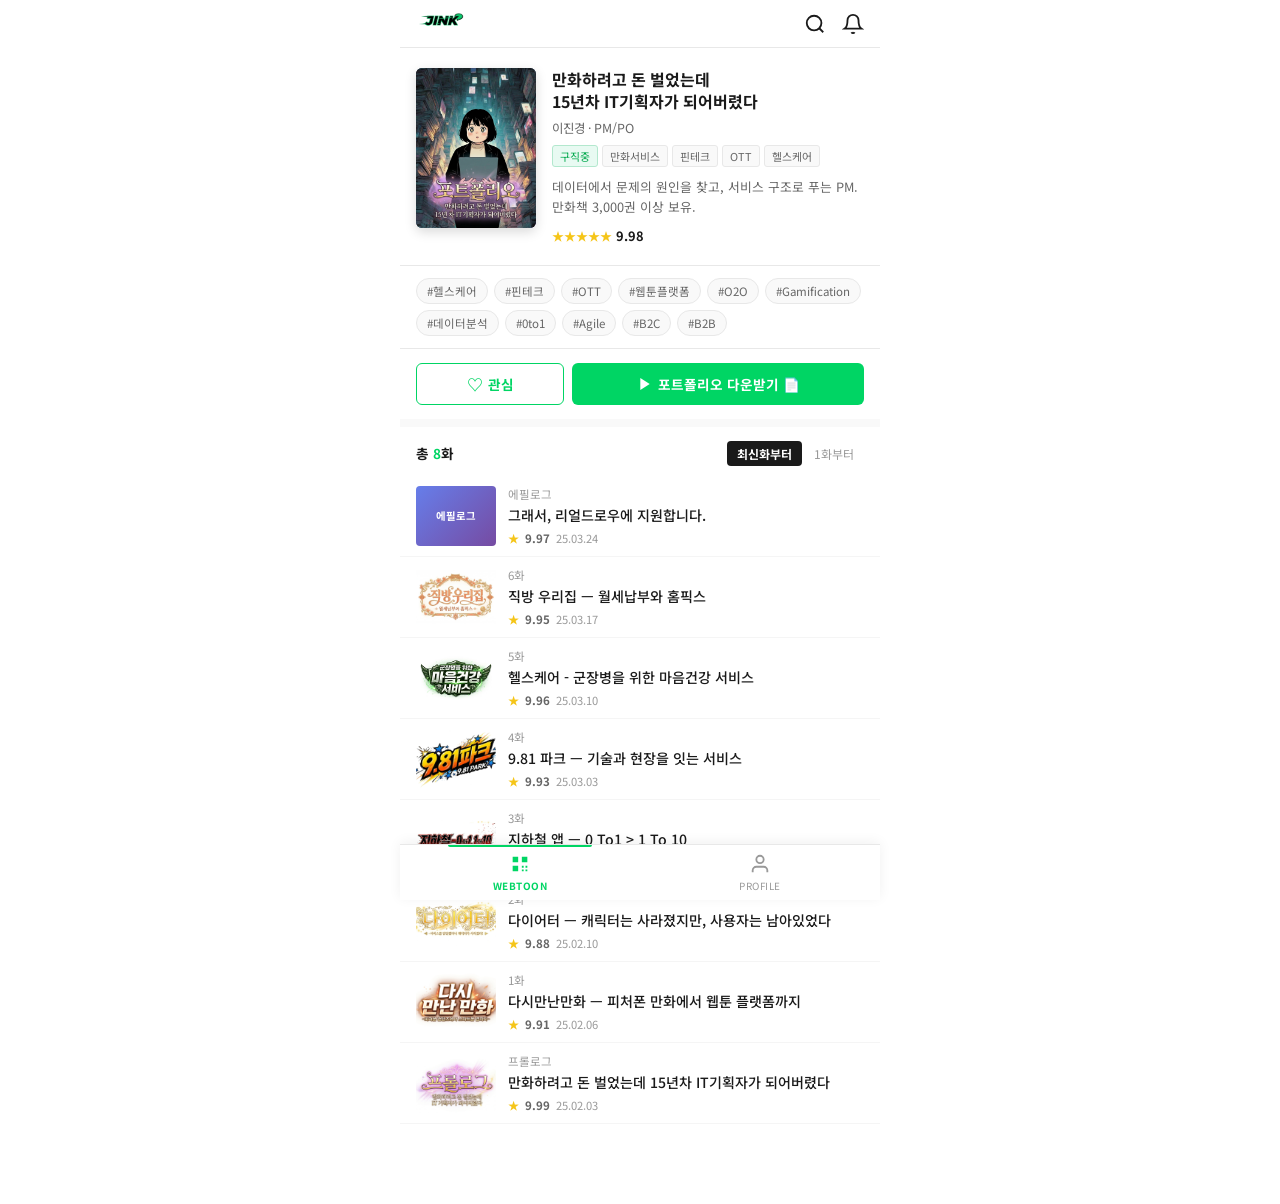
<file: portfolio_webtoon.html>
<!DOCTYPE html>
<html lang="ko">
<head>
 <!-- Google tag (gtag.js) --> <script async src="https://www.googletagmanager.com/gtag/js?id=G-8HC65GEDXH"></script> <script>   window.dataLayer = window.dataLayer || [];   function gtag(){dataLayer.push(arguments);}   gtag('js', new Date());    gtag('config', 'G-8HC65GEDXH'); </script>
<meta charset="UTF-8">
<meta name="viewport" content="width=device-width, initial-scale=1.0">
<title>이진경 포트폴리오</title>
<link href="https://fonts.googleapis.com/css2?family=Noto+Sans+KR:wght@300;400;500;700;900&display=swap" rel="stylesheet">
<style>
  * { box-sizing: border-box; margin: 0; padding: 0; }
  
  :root {
    --primary: #00d564;
    --text-primary: #1a1a1a;
    --text-secondary: #666;
    --text-muted: #999;
    --border: #e8e8e8;
    --bg: #ffffff;
    --bg-sub: #f9f9f9;
    --star: #f5c518;
  }

  body {
    font-family: 'Noto Sans KR', sans-serif;
    background: var(--bg);
    color: var(--text-primary);
    max-width: 480px;
    margin: 0 auto;
    min-height: 100vh;
  }

  /* ── 헤더 ── */
  .header {
    position: sticky;
    top: 0;
    z-index: 100;
    background: var(--bg);
    border-bottom: 1px solid var(--border);
    padding: 0 16px;
    height: 48px;
    display: flex;
    align-items: center;
    justify-content: space-between;
  }
  .logo {
    font-size: 1.1rem;
    font-weight: 900;
    color: var(--primary);
    letter-spacing: -0.5px;
  }
  .logo span { color: var(--text-primary); }
  .header-icons { display: flex; gap: 16px; }
  .header-icons svg { width: 22px; height: 22px; color: var(--text-primary); cursor: pointer; }

  /* ── 작품 커버 영역 ── */
  .cover-section {
    display: flex;
    gap: 16px;
    padding: 20px 16px;
    border-bottom: 1px solid var(--border);
  }
  .cover-img {
    width: 120px;
    height: 160px;
    border-radius: 6px;
    object-fit: cover;
    flex-shrink: 0;
    background: linear-gradient(135deg, #1a1a2e 0%, #16213e 40%, #0f3460 70%, #533483 100%);
    display: flex;
    align-items: flex-end;
    justify-content: center;
    overflow: hidden;
    position: relative;
    box-shadow: 0 4px 12px rgba(0,0,0,0.15);
  }
  .cover-img img {
    width: 100%;
    height: 100%;
    object-fit: cover;
    position: absolute;
    top: 0; left: 0;
  }
  .cover-placeholder {
    position: absolute;
    bottom: 8px;
    left: 0; right: 0;
    text-align: center;
    font-size: 0.65rem;
    color: rgba(255,255,255,0.7);
    font-weight: 700;
    line-height: 1.4;
    padding: 0 6px;
  }

  .cover-info { flex: 1; display: flex; flex-direction: column; gap: 6px; }
  .cover-title {
    font-size: 1rem;
    font-weight: 700;
    color: var(--text-primary);
    line-height: 1.4;
    word-break: keep-all;
  }
  .cover-sub {
    font-size: 0.78rem;
    color: var(--text-secondary);
  }
  .cover-meta {
    display: flex;
    flex-wrap: wrap;
    gap: 4px;
    margin-top: 2px;
  }
  .meta-badge {
    font-size: 0.68rem;
    background: var(--bg-sub);
    color: var(--text-secondary);
    padding: 2px 7px;
    border-radius: 3px;
    border: 1px solid var(--border);
  }
  .meta-badge.green {
    background: #e8faf2;
    color: #00a84c;
    border-color: #b3e8ce;
  }
  .cover-desc {
    font-size: 0.8rem;
    color: var(--text-secondary);
    line-height: 1.6;
    margin-top: 4px;
    display: -webkit-box;
    -webkit-line-clamp: 3;
    -webkit-box-orient: vertical;
    overflow: hidden;
  }
  .cover-rating {
    display: flex;
    align-items: center;
    gap: 4px;
    margin-top: 2px;
  }
  .stars { color: var(--star); font-size: 0.75rem; }
  .rating-num { font-size: 0.8rem; font-weight: 700; color: var(--text-primary); }

  /* ── 태그 ── */
  .tags-section {
    padding: 12px 16px;
    display: flex;
    flex-wrap: wrap;
    gap: 6px;
    border-bottom: 1px solid var(--border);
  }
  .tag {
    font-size: 0.72rem;
    color: var(--text-secondary);
    background: var(--bg-sub);
    padding: 4px 10px;
    border-radius: 20px;
    border: 1px solid var(--border);
    cursor: pointer;
    transition: all 0.15s;
  }
  .tag:hover { background: #e8faf2; color: #00a84c; border-color: #b3e8ce; }

  /* ── 버튼 영역 ── */
  .btn-section {
    padding: 14px 16px;
    display: flex;
    gap: 8px;
    border-bottom: 8px solid var(--bg-sub);
  }
  .btn-interest {
    flex: 1;
    height: 42px;
    border: 1.5px solid var(--primary);
    background: #fff;
    color: var(--primary);
    font-size: 0.85rem;
    font-weight: 700;
    border-radius: 6px;
    cursor: pointer;
    display: flex;
    align-items: center;
    justify-content: center;
    gap: 5px;
    transition: all 0.2s;
    font-family: 'Noto Sans KR', sans-serif;
    position: relative;
  }
  .btn-interest:hover { background: #e8faf2; }
  .btn-interest.liked { background: #fff5f5; border-color: #f9a8a8; color: #e74c3c; }
  .btn-interest .heart-icon { font-size: 16px; transition: transform 0.3s cubic-bezier(0.34,1.56,0.64,1); }
  .btn-interest.liked .heart-icon { transform: scale(1.3); }
  .btn-interest .like-tooltip {
    position: absolute;
    bottom: calc(100% + 8px);
    left: 50%;
    transform: translateX(-50%) scale(0.8);
    background: var(--text-primary);
    color: #fff;
    font-size: 11px;
    font-weight: 500;
    padding: 4px 10px;
    border-radius: 6px;
    white-space: nowrap;
    opacity: 0;
    pointer-events: none;
    transition: opacity 0.3s ease, transform 0.2s ease;
    transform-origin: bottom center;
  }
  .btn-interest .like-tooltip::after {
    content: '';
    position: absolute;
    top: 100%; left: 50%;
    transform: translateX(-50%);
    border: 4px solid transparent;
    border-top-color: var(--text-primary);
  }
  .btn-interest.liked .like-tooltip {
    opacity: 1;
    transform: translateX(-50%) scale(1);
  }
  .btn-first {
    flex: 2;
    height: 42px;
    background: var(--primary);
    color: #fff;
    font-size: 0.85rem;
    font-weight: 700;
    border: none;
    border-radius: 6px;
    cursor: pointer;
    display: flex;
    align-items: center;
    justify-content: center;
    gap: 5px;
    transition: all 0.15s;
    font-family: 'Noto Sans KR', sans-serif;
  }
  .btn-first:hover { background: #00b857; }
  .btn-share {
    width: 42px;
    height: 42px;
    border: 1.5px solid var(--border);
    background: #fff;
    border-radius: 6px;
    cursor: pointer;
    display: flex;
    align-items: center;
    justify-content: center;
    transition: all 0.15s;
  }
  .btn-share:hover { background: var(--bg-sub); }
  .btn-share svg { width: 18px; height: 18px; color: var(--text-secondary); }

  /* ── 회차 헤더 ── */
  .episode-header {
    padding: 14px 16px 10px;
    display: flex;
    align-items: center;
    justify-content: space-between;
  }
  .episode-count {
    font-size: 0.85rem;
    font-weight: 700;
    color: var(--text-primary);
  }
  .episode-count span { color: var(--primary); }
  .sort-btns { display: flex; gap: 2px; }
  .sort-btn {
    font-size: 0.75rem;
    padding: 4px 10px;
    border-radius: 4px;
    border: none;
    background: transparent;
    color: var(--text-muted);
    cursor: pointer;
    font-family: 'Noto Sans KR', sans-serif;
    transition: all 0.15s;
  }
  .sort-btn.active {
    background: var(--text-primary);
    color: #fff;
    font-weight: 700;
  }

  /* ── 회차 목록 ── */
  .episode-list { padding: 0 0 80px; }
  .episode-item {
    display: flex;
    gap: 12px;
    padding: 10px 16px;
    cursor: pointer;
    transition: background 0.1s;
    border-bottom: 1px solid #f5f5f5;
  }
  .episode-item:hover { background: #f9f9f9; }
  .ep-thumb {
    width: 80px;
    height: 60px;
    border-radius: 4px;
    flex-shrink: 0;
    overflow: hidden;
    position: relative;
  }
  .ep-thumb-img {
    width: 100%;
    height: 100%;
    object-fit: cover;
  }
  .ep-thumb-placeholder {
    width: 100%;
    height: 100%;
    display: flex;
    align-items: center;
    justify-content: center;
    font-size: 0.65rem;
    font-weight: 700;
    color: #fff;
    text-align: center;
    line-height: 1.3;
    padding: 4px;
  }
  .ep-info { flex: 1; display: flex; flex-direction: column; justify-content: center; gap: 4px; }
  .ep-num { font-size: 0.72rem; color: var(--text-muted); }
  .ep-title { font-size: 0.88rem; font-weight: 500; color: var(--text-primary); line-height: 1.4; word-break: keep-all; }
  .ep-meta { display: flex; align-items: center; gap: 6px; }
  .ep-stars { color: var(--star); font-size: 0.7rem; }
  .ep-rating { font-size: 0.72rem; font-weight: 700; color: var(--text-secondary); }
  .ep-date { font-size: 0.7rem; color: var(--text-muted); }
  .ep-new {
    font-size: 0.62rem;
    background: #ff4d4d;
    color: #fff;
    padding: 1px 5px;
    border-radius: 3px;
    font-weight: 700;
  }

  /* ── 바텀 네비 ── */
  .bottom-nav {
    position: fixed;
    bottom: 0;
    left: 50%;
    transform: translateX(-50%);
    width: 100%;
    max-width: 480px;
    height: 56px;
    background: var(--bg);
    border-top: 1px solid var(--border);
    display: flex;
    align-items: stretch;
    box-shadow: 0 -2px 12px rgba(0,0,0,0.06);
  }
  .nav-item {
    flex: 1;
    display: flex;
    flex-direction: column;
    align-items: center;
    justify-content: center;
    gap: 3px;
    cursor: pointer;
    text-decoration: none;
    position: relative;
    transition: background 0.15s;
  }
  .nav-item::before {
    content: '';
    position: absolute;
    top: 0; left: 20%; right: 20%;
    height: 2px;
    background: var(--primary);
    border-radius: 0 0 3px 3px;
    opacity: 0;
    transition: opacity 0.15s;
  }
  .nav-item.active::before { opacity: 1; }
  .nav-item svg { width: 22px; height: 22px; color: var(--text-muted); }
  .nav-item.active svg { color: var(--primary); }
  .nav-item span { font-size: 0.62rem; color: var(--text-muted); letter-spacing: 0.5px; }
  .nav-item.active span { color: var(--primary); font-weight: 700; }
</style>
</head>
<body>

<!-- 헤더 -->
<header class="header">
  <div class="logo"><img src="images/logo.png" alt="JINK" style="height:28px;width:auto;"></div>
  <div class="header-icons">
    <svg viewBox="0 0 24 24" fill="none" stroke="currentColor" stroke-width="2"><circle cx="11" cy="11" r="8"/><path d="m21 21-4.35-4.35"/></svg>
    <svg viewBox="0 0 24 24" fill="none" stroke="currentColor" stroke-width="2"><path d="M18 8A6 6 0 0 0 6 8c0 7-3 9-3 9h18s-3-2-3-9"/><path d="M13.73 21a2 2 0 0 1-3.46 0"/></svg>
  </div>
</header>

<!-- 작품 커버 -->
<section class="cover-section">
  <div class="cover-img">
    <img src="images/cover.png" alt="포트폴리오 표지">
  </div>
  <div class="cover-info">
    <div class="cover-title">만화하려고 돈 벌었는데<br>15년차 IT기획자가 되어버렸다</div>
    <div class="cover-sub">이진경 · PM/PO</div>
    <div class="cover-meta">
      <span class="meta-badge green">구직중</span>
      <span class="meta-badge">만화서비스</span>
      <span class="meta-badge">핀테크</span>
      <span class="meta-badge">OTT</span>
      <span class="meta-badge">헬스케어</span>
    </div>
    <div class="cover-desc">
      데이터에서 문제의 원인을 찾고, 서비스 구조로 푸는 PM. 만화책 3,000권 이상 보유. 
    </div>
    <div class="cover-rating">
      <span class="stars">★★★★★</span>
      <span class="rating-num">9.98</span>
    </div>
  </div>
</section>

<!-- 태그 -->
<div class="tags-section">
  <span class="tag">#헬스케어</span>
  <span class="tag">#핀테크</span>
  <span class="tag">#OTT</span>
  <span class="tag">#웹툰플랫폼</span>
  <span class="tag">#O2O</span>
  <span class="tag">#Gamification</span>
  <span class="tag">#데이터분석</span>
  <span class="tag">#0to1</span>
  <span class="tag">#Agile</span>
  <span class="tag">#B2C</span>
  <span class="tag">#B2B</span>
</div>

<!-- 버튼 -->
<div class="btn-section">
  <button class="btn-interest" id="mainHeartBtn">
    <span class="heart-icon" id="mainHeartIcon">♡</span>
    관심
    <span class="like-tooltip">감사합니다 🙇</span>
  </button>
  <a href="/docs/jink_portfolio_2025.pdf" class="btn-first" style="text-decoration:none;">
    <svg width="16" height="16" viewBox="0 0 24 24" fill="currentColor"><polygon points="5 3 19 12 5 21 5 3"/></svg>
    포트폴리오 다운받기 📄
  </a>

</div>

<!-- 회차 헤더 -->
<div class="episode-header">
  <div class="episode-count">총 <span>8</span>화</div>
  <div class="sort-btns">
    <button class="sort-btn active">최신화부터</button>
    <button class="sort-btn">1화부터</button>
  </div>
</div>

<!-- 회차 목록 -->
<div class="episode-list">

  <!-- 에필로그 -->
  <div class="episode-item" style="cursor:pointer;">
    <div class="ep-thumb">
      <div class="ep-thumb-placeholder" style="background:linear-gradient(135deg,#667eea,#764ba2);">에필로그</div>
    </div>
    <div class="ep-info">
      <div class="ep-num">에필로그</div>
      <div class="ep-title">그래서, 리얼드로우에 지원합니다.</div>
      
      <div class="ep-meta">
        <span class="ep-stars">★</span>
        <span class="ep-rating">9.97</span>
        <span class="ep-date">25.03.24</span>
        
      </div>
    </div>
  </div>

  <!-- 6화 -->
  <div class="episode-item" style="cursor:pointer;">
    <div class="ep-thumb">
      <img src="images/logo_zigbang.png"
       alt="직방"
       style="width: 100%; height: 100%; object-fit: cover; display: block;">
</div>
    <div class="ep-info">
      <div class="ep-num">6화</div>
      <div class="ep-title">직방 우리집 — 월세납부와 홈픽스</div>
      <div class="ep-meta">
        <span class="ep-stars">★</span>
        <span class="ep-rating">9.95</span>
        <span class="ep-date">25.03.17</span>
      </div>
    </div>
  </div>

  <!-- 5화 -->
  <div class="episode-item" style="cursor:pointer;">
    <div class="ep-thumb">
      <img src="images/logo_military.png"
       alt="군장병을위한마음건강"
       style="width: 100%; height: 100%; object-fit: cover; display: block;">
</div>
    <div class="ep-info">
      <div class="ep-num">5화</div>
      <div class="ep-title">헬스케어 - 군장병을 위한 마음건강 서비스</div>
      <div class="ep-meta">
        <span class="ep-stars">★</span>
        <span class="ep-rating">9.96</span>
        <span class="ep-date">25.03.10</span>
      </div>
    </div>
  </div>

  <!-- 4화 -->
  <div class="episode-item" style="cursor:pointer;">
    <div class="ep-thumb">
      <img src="images/logo_981park.png"
       alt="981파크"
       style="width: 100%; height: 100%; object-fit: cover; display: block;">
</div>
    <div class="ep-info">
      <div class="ep-num">4화</div>
      <div class="ep-title">9.81 파크 — 기술과 현장을 잇는 서비스</div>
      <div class="ep-meta">
        <span class="ep-stars">★</span>
        <span class="ep-rating">9.93</span>
        <span class="ep-date">25.03.03</span>
      </div>
    </div>
  </div>


  <!-- 3화 -->
  <div class="episode-item" style="cursor:pointer;">
    <div class="ep-thumb">
     <img src="images/logo_subway.png"
       alt="지하철"
       style="width: 100%; height: 100%; object-fit: cover; display: block;">
</div>
    <div class="ep-info">
      <div class="ep-num">3화</div>
      <div class="ep-title">지하철 앱 — 0 To1 > 1 To 10</div>
      <div class="ep-meta">
        <span class="ep-stars">★</span>
        <span class="ep-rating">9.90</span>
        <span class="ep-date">25.02.17</span>
      </div>
    </div>
  </div>

  <!-- 2화 -->
  <div class="episode-item" style="cursor:pointer;">
    <div class="ep-thumb">
  <img src="images/logo_dieter.png"
       alt="다이어터"
       style="width: 100%; height: 100%; object-fit: cover; display: block;">
</div>
    <div class="ep-info">
      <div class="ep-num">2화</div>
      <div class="ep-title">다이어터 — 캐릭터는 사라졌지만, 사용자는 남아있었다</div>
      <div class="ep-meta">
        <span class="ep-stars">★</span>
        <span class="ep-rating">9.88</span>
        <span class="ep-date">25.02.10</span>
      </div>
    </div>
  </div>

  
  <!-- 1화 -->
  <div class="episode-item" style="cursor:pointer;">
<div class="ep-thumb">
  <img src="images/logo_kdh.png"
       alt="한국데이타하우스"
       style="width: 100%; height: 100%; object-fit: cover; display: block;">
</div>
    <div class="ep-info">
      <div class="ep-num">1화</div>
      <div class="ep-title">다시만난만화 — 피처폰 만화에서 웹툰 플랫폼까지</div>
      <div class="ep-meta">
        <span class="ep-stars">★</span>
        <span class="ep-rating">9.91</span>
        <span class="ep-date">25.02.06</span>
      </div>
    </div>
  </div>

  <!-- 프롤로그 -->
  <div class="episode-item" style="cursor:pointer;">
<div class="ep-thumb">
  <img src="images/logo_prologue.png"
       alt="프롤로그"
       style="width: 100%; height: 100%; object-fit: cover; display: block;">
</div>
    <div class="ep-info">
      <div class="ep-num">프롤로그</div>
      <div class="ep-title">만화하려고 돈 벌었는데 15년차 IT기획자가 되어버렸다</div>
      <div class="ep-meta">
        <span class="ep-stars">★</span>
        <span class="ep-rating">9.99</span>
        <span class="ep-date">25.02.03</span>
      </div>
    </div>
  </div>

</div>

<!-- 바텀 네비 -->
<nav class="bottom-nav">
  <a href="portfolio_webtoon.html" class="nav-item active">
    <svg viewBox="0 0 24 24" fill="currentColor" width="22" height="22"><path d="M4 4h6v6H4zm0 10h6v6H4zm10-10h6v6h-6zm0 10h2v2h-2zm0 4h2v2h-2zm4-4h2v2h-2zm0 4h2v2h-2z"/></svg>
    <span>WEBTOON</span>
  </a>
  <a href="portfolio_profile.html" class="nav-item">
    <svg viewBox="0 0 24 24" fill="none" stroke="currentColor" stroke-width="2" width="22" height="22"><path d="M20 21v-2a4 4 0 0 0-4-4H8a4 4 0 0 0-4 4v2"/><circle cx="12" cy="7" r="4"/></svg>
    <span>PROFILE</span>
  </a>
</nav>

<script>
  // 회차 클릭 네비게이션
  const epLinks = {
    '에필로그': 'portfolio_epilogue.html',
    '6화': 'portfolio_zigbang.html',
    '5화': 'portfolio_military.html',
    '4화': 'portfolio_981park.html',
    '1화': 'portfolio_kdh.html',
    '3화': 'portfolio_subway.html',
    '2화': 'portfolio_dieter.html',
    '프롤로그': 'portfolio_prologue.html',
  };
  document.querySelectorAll('.episode-item').forEach(item => {
    item.addEventListener('click', () => {
      const epNum = item.querySelector('.ep-num');
      if (epNum && epLinks[epNum.textContent.trim()]) {
        window.location.href = epLinks[epNum.textContent.trim()];
      }
    });
  });

  // 프롤로그 버튼
  const btnFirst = document.querySelector('.btn-first');
  if (btnFirst) btnFirst.addEventListener('click', () => { window.location.href = 'portfolio_prologue.html'; });

  // 정렬 버튼
  document.querySelectorAll('.sort-btn').forEach(btn => {
    btn.addEventListener('click', () => {
      document.querySelectorAll('.sort-btn').forEach(b => b.classList.remove('active'));
      btn.classList.add('active');
    });
  });

  // 관심 버튼 토글 — 하트 영구 유지 + 툴팁 2s 후 자동 숨김
  const btnInterest = document.getElementById('mainHeartBtn');
  const heartIcon = document.getElementById('mainHeartIcon');
  const tooltip = btnInterest.querySelector('.like-tooltip');
  let isLiked = false;
  let tooltipTimer = null;

  btnInterest.addEventListener('click', () => {
    isLiked = !isLiked;

    if (isLiked) {
      heartIcon.textContent = '♥';
      btnInterest.classList.add('liked');
      // 툴팁 잠깐 보여주고 숨기기 (하트는 유지)
      clearTimeout(tooltipTimer);
      tooltipTimer = setTimeout(() => {
        tooltip.style.opacity = '0';
        tooltip.style.transform = 'translateX(-50%) scale(0.8)';
      }, 2000);
    } else {
      heartIcon.textContent = '♡';
      btnInterest.classList.remove('liked');
      tooltip.style.opacity = '';
      tooltip.style.transform = '';
      clearTimeout(tooltipTimer);
    }
  });
</script>
</body>
</html>
</file>
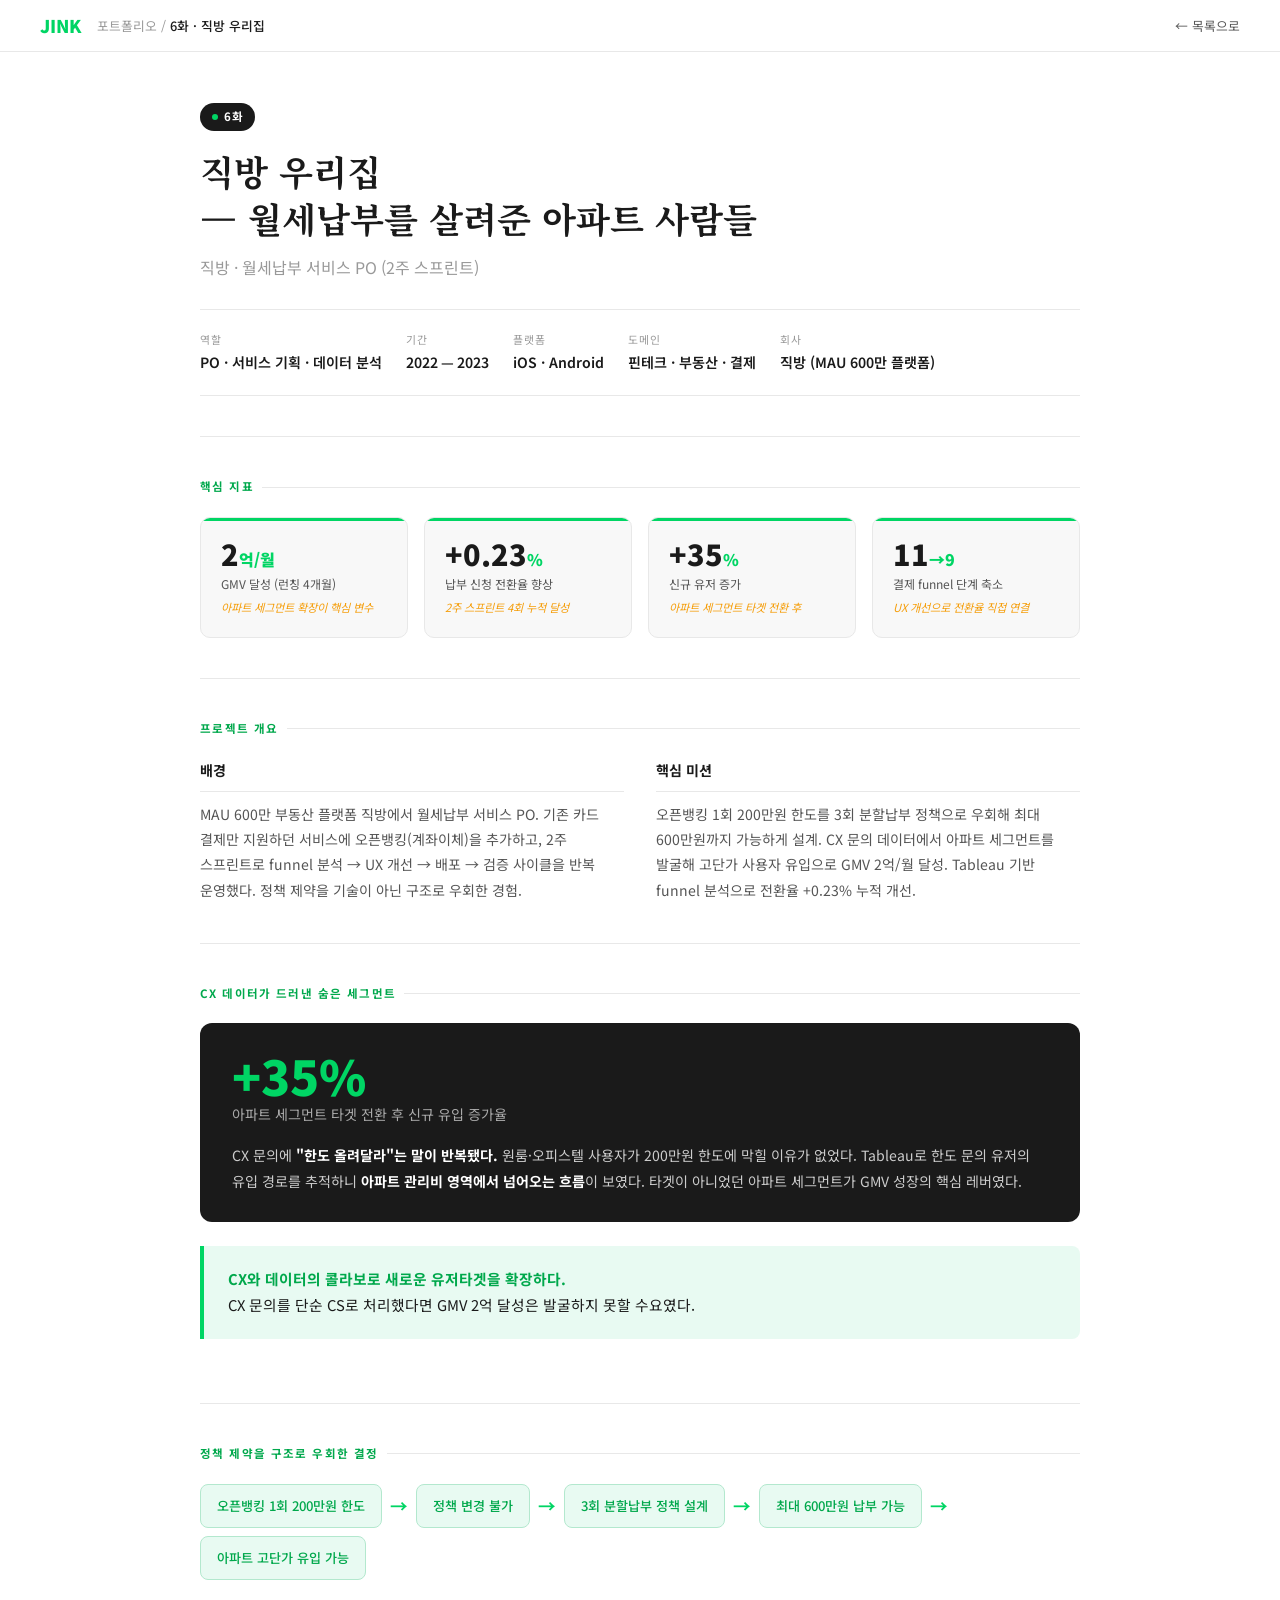
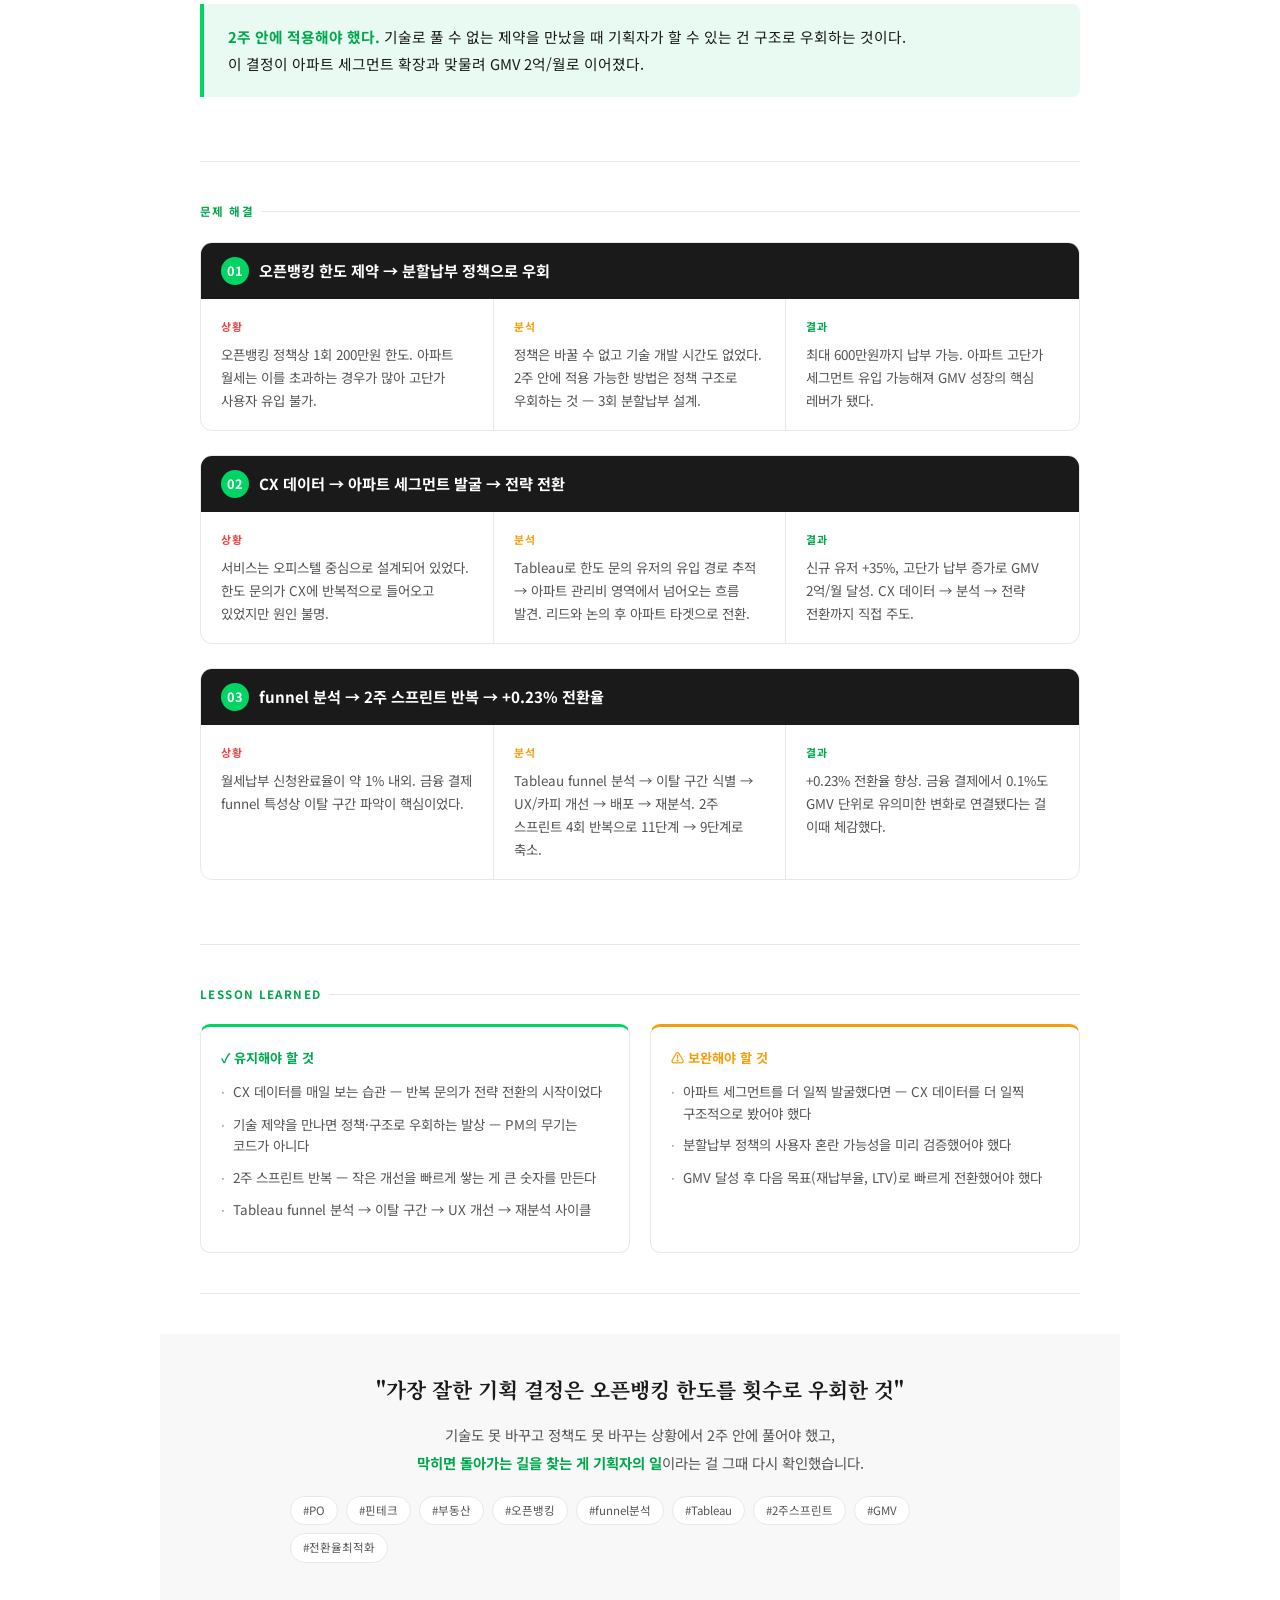
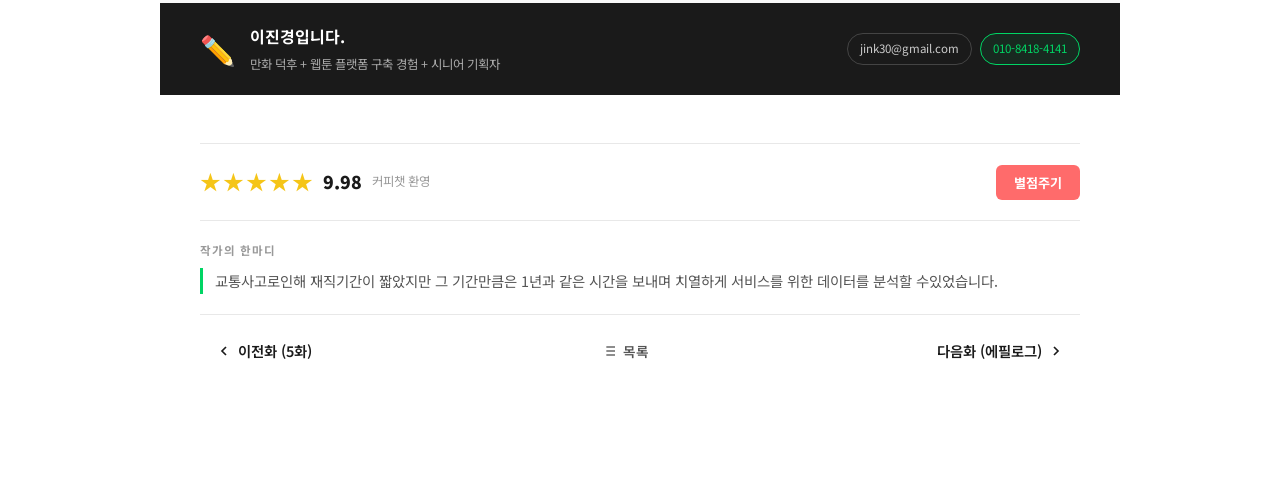
<file: portfolio_zigbang.html>
<!DOCTYPE html>
<html lang="ko">
<head>
<meta charset="UTF-8">
<meta name="viewport" content="width=device-width, initial-scale=1.0">
<title>6화 — 직방 우리집 | JINK Portfolio</title>
<link href="https://fonts.googleapis.com/css2?family=Noto+Sans+KR:wght@300;400;500;700;900&family=Noto+Serif+KR:wght@400;700&display=swap" rel="stylesheet">
<style>
  :root {
    --primary: #00d564;
    --primary-light: #e8faf2;
    --primary-dark: #00a84c;
    --accent: #ff6b6b;
    --warning: #f59e0b;
    --text-primary: #1a1a1a;
    --text-secondary: #555;
    --text-muted: #999;
    --border: #e8e8e8;
    --bg: #ffffff;
    --bg-sub: #f8f8f8;
    --bg-dark: #1a1a1a;
    --star: #f5c518;
    --width: 960px;
  }

  * { box-sizing: border-box; margin: 0; padding: 0; }

  body {
    font-family: 'Noto Sans KR', sans-serif;
    background: var(--bg);
    color: var(--text-primary);
    line-height: 1.7;
  }

  /* ── 헤더 ── */
  .header {
    position: sticky;
    top: 0;
    z-index: 100;
    background: rgba(255,255,255,0.95);
    backdrop-filter: blur(8px);
    border-bottom: 1px solid var(--border);
    padding: 0 40px;
    height: 52px;
    display: flex;
    align-items: center;
    justify-content: space-between;
    max-width: 100%;
  }
  .header-left { display: flex; align-items: center; gap: 16px; }
  .logo { font-size: 1.1rem; font-weight: 900; color: var(--primary); }
  .breadcrumb { font-size: 0.8rem; color: var(--text-muted); }
  .breadcrumb span { color: var(--text-primary); font-weight: 500; }
  .back-btn {
    font-size: 0.8rem;
    color: var(--text-secondary);
    cursor: pointer;
    display: flex;
    align-items: center;
    gap: 4px;
    text-decoration: none;
    transition: color 0.15s;
  }
  .back-btn:hover { color: var(--primary); }

  /* ── 메인 컨테이너 ── */
  .container {
    max-width: var(--width);
    margin: 0 auto;
    padding: 0 40px 80px;
  }

  /* ── 히어로 섹션 ── */
  .hero {
    padding: 48px 0 40px;
    border-bottom: 1px solid var(--border);
  }
  .episode-badge {
    display: inline-flex;
    align-items: center;
    gap: 6px;
    background: var(--bg-dark);
    color: #fff;
    font-size: 0.72rem;
    font-weight: 700;
    padding: 4px 12px;
    border-radius: 20px;
    letter-spacing: 0.05em;
    margin-bottom: 16px;
  }
  .episode-badge .dot { width: 6px; height: 6px; border-radius: 50%; background: var(--primary); }
  .hero-title {
    font-family: 'Noto Serif KR', serif;
    font-size: 2.2rem;
    font-weight: 700;
    line-height: 1.35;
    color: var(--text-primary);
    margin-bottom: 12px;
    word-break: keep-all;
  }
  .hero-sub {
    font-size: 1rem;
    color: var(--text-muted);
    margin-bottom: 28px;
  }
  .hero-meta {
    display: flex;
    flex-wrap: wrap;
    gap: 24px;
    padding: 20px 0;
    border-top: 1px solid var(--border);
    border-bottom: 1px solid var(--border);
  }
  .meta-item { display: flex; flex-direction: column; gap: 3px; }
  .meta-label { font-size: 0.68rem; color: var(--text-muted); letter-spacing: 0.1em; text-transform: uppercase; }
  .meta-value { font-size: 0.88rem; font-weight: 600; color: var(--text-primary); }

  /* ── KPI 그리드 ── */
  .kpi-section { padding: 40px 0; border-bottom: 1px solid var(--border); }
  .section-title {
    font-size: 0.72rem;
    font-weight: 700;
    letter-spacing: 0.12em;
    color: var(--primary-dark);
    text-transform: uppercase;
    margin-bottom: 20px;
    display: flex;
    align-items: center;
    gap: 8px;
  }
  .section-title::after {
    content: '';
    flex: 1;
    height: 1px;
    background: var(--border);
  }
  .kpi-grid {
    display: grid;
    grid-template-columns: repeat(4, 1fr);
    gap: 16px;
  }
  @media(max-width: 700px) { .kpi-grid { grid-template-columns: repeat(2, 1fr); } }
  .kpi-card {
    background: var(--bg-sub);
    border: 1px solid var(--border);
    border-radius: 10px;
    padding: 20px;
    position: relative;
    overflow: hidden;
  }
  .kpi-card::before {
    content: '';
    position: absolute;
    top: 0; left: 0; right: 0;
    height: 3px;
    background: var(--primary);
  }
  .kpi-num {
    font-size: 1.8rem;
    font-weight: 900;
    color: var(--text-primary);
    line-height: 1.1;
    margin-bottom: 4px;
  }
  .kpi-num span { font-size: 1rem; color: var(--primary); }
  .kpi-desc { font-size: 0.75rem; color: var(--text-secondary); margin-bottom: 4px; }
  .kpi-context { font-size: 0.7rem; color: var(--warning); font-style: italic; }

  /* ── 개요 섹션 ── */
  .overview-section { padding: 40px 0; border-bottom: 1px solid var(--border); }
  .overview-grid {
    display: grid;
    grid-template-columns: 1fr 1fr;
    gap: 32px;
  }
  @media(max-width: 640px) { .overview-grid { grid-template-columns: 1fr; } }
  .overview-block h3 {
    font-size: 0.88rem;
    font-weight: 700;
    color: var(--text-primary);
    margin-bottom: 10px;
    padding-bottom: 8px;
    border-bottom: 1px solid var(--border);
  }
  .overview-block p {
    font-size: 0.88rem;
    color: var(--text-secondary);
    line-height: 1.8;
    word-break: keep-all;
  }

  /* ── 인사이트 박스 ── */
  .insight-box {
    background: var(--primary-light);
    border-left: 4px solid var(--primary);
    border-radius: 0 8px 8px 0;
    padding: 20px 24px;
    margin: 24px 0;
    font-size: 0.92rem;
    color: var(--text-primary);
    line-height: 1.8;
    word-break: keep-all;
  }
  .insight-box strong { color: var(--primary-dark); }

  /* ── 문제 해결 섹션 ── */
  .problem-section { padding: 40px 0; border-bottom: 1px solid var(--border); }
  .problem-card {
    border: 1px solid var(--border);
    border-radius: 12px;
    overflow: hidden;
    margin-bottom: 24px;
  }
  .problem-header {
    background: var(--bg-dark);
    color: #fff;
    padding: 14px 20px;
    display: flex;
    align-items: center;
    gap: 10px;
  }
  .problem-num {
    width: 28px; height: 28px;
    border-radius: 50%;
    background: var(--primary);
    color: #fff;
    font-size: 0.8rem;
    font-weight: 700;
    display: flex;
    align-items: center;
    justify-content: center;
    flex-shrink: 0;
  }
  .problem-header h3 { font-size: 0.95rem; font-weight: 700; }
  .problem-body {
    display: grid;
    grid-template-columns: 1fr 1fr 1fr;
    gap: 0;
  }
  @media(max-width: 640px) { .problem-body { grid-template-columns: 1fr; } }
  .problem-cell {
    padding: 18px 20px;
    border-right: 1px solid var(--border);
  }
  .problem-cell:last-child { border-right: none; }
  .cell-label {
    font-size: 0.68rem;
    font-weight: 700;
    letter-spacing: 0.1em;
    color: var(--text-muted);
    text-transform: uppercase;
    margin-bottom: 8px;
  }
  .cell-label.situation { color: #ef4444; }
  .cell-label.analysis { color: var(--warning); }
  .cell-label.result { color: var(--primary-dark); }
  .problem-cell p { font-size: 0.84rem; color: var(--text-secondary); line-height: 1.7; word-break: keep-all; }

  /* ── 데이터 분석 섹션 ── */
  .data-section { padding: 40px 0; border-bottom: 1px solid var(--border); }
  .data-highlight {
    background: var(--bg-dark);
    border-radius: 12px;
    padding: 28px 32px;
    margin-bottom: 24px;
    color: #fff;
  }
  .data-highlight .big-num {
    font-size: 3rem;
    font-weight: 900;
    color: var(--primary);
    line-height: 1;
  }
  .data-highlight .big-label {
    font-size: 0.88rem;
    color: #aaa;
    margin-top: 4px;
    margin-bottom: 16px;
  }
  .data-highlight p { font-size: 0.88rem; color: #ccc; line-height: 1.8; word-break: keep-all; }
  .data-highlight strong { color: #fff; }

  /* ── 가설 전환 플로우 ── */
  .flow-section { padding: 40px 0; border-bottom: 1px solid var(--border); }
  .flow-wrap {
    display: flex;
    flex-wrap: wrap;
    align-items: center;
    gap: 8px;
    margin: 20px 0;
  }
  .flow-step {
    background: var(--primary-light);
    border: 1px solid #b3e8ce;
    border-radius: 8px;
    padding: 10px 16px;
    font-size: 0.82rem;
    color: var(--primary-dark);
    font-weight: 500;
    word-break: keep-all;
  }
  .flow-arrow { color: var(--primary); font-size: 1.1rem; font-weight: 700; }

  /* ── 미검증 가설 박스 ── */
  .unverified-box {
    background: #fff8e8;
    border: 1px solid #f5c518;
    border-left: 4px solid #f5c518;
    border-radius: 0 8px 8px 0;
    padding: 20px 24px;
    margin: 24px 0;
  }
  .unverified-label {
    font-size: 0.72rem;
    font-weight: 700;
    color: var(--warning);
    letter-spacing: 0.08em;
    margin-bottom: 8px;
  }
  .unverified-box p { font-size: 0.88rem; color: var(--text-secondary); line-height: 1.8; word-break: keep-all; }
  .unverified-box strong { color: var(--text-primary); }

  /* ── Lesson Learned ── */
  .lesson-section { padding: 40px 0; border-bottom: 1px solid var(--border); }
  .lesson-grid {
    display: grid;
    grid-template-columns: 1fr 1fr;
    gap: 20px;
  }
  @media(max-width: 640px) { .lesson-grid { grid-template-columns: 1fr; } }
  .lesson-card {
    border: 1px solid var(--border);
    border-radius: 10px;
    padding: 20px;
  }
  .lesson-card.keep { border-top: 3px solid var(--primary); }
  .lesson-card.fix { border-top: 3px solid var(--warning); }
  .lesson-card h3 {
    font-size: 0.82rem;
    font-weight: 700;
    margin-bottom: 12px;
  }
  .lesson-card.keep h3 { color: var(--primary-dark); }
  .lesson-card.fix h3 { color: var(--warning); }
  .lesson-item {
    display: flex;
    gap: 8px;
    margin-bottom: 10px;
    font-size: 0.84rem;
    color: var(--text-secondary);
    line-height: 1.6;
    word-break: keep-all;
  }
  .lesson-item::before {
    content: '·';
    color: var(--text-muted);
    flex-shrink: 0;
    margin-top: 1px;
  }

  /* ── 웰다 연결 섹션 ── */
  .connect-section {
    padding: 40px 0;
    background: var(--bg-sub);
    margin: 40px -40px 0;
    padding: 40px;
  }
  .connect-box {
    max-width: 700px;
    margin: 0 auto;
    text-align: center;
  }
  .connect-box .connect-title {
    font-family: 'Noto Serif KR', serif;
    font-size: 1.3rem;
    font-weight: 700;
    color: var(--text-primary);
    margin-bottom: 16px;
    line-height: 1.5;
    word-break: keep-all;
  }
  .connect-box p {
    font-size: 0.9rem;
    color: var(--text-secondary);
    line-height: 1.9;
    word-break: keep-all;
  }
  .connect-box strong { color: var(--primary-dark); }

  /* ── 태그 ── */
  .tags { display: flex; flex-wrap: wrap; gap: 8px; margin-top: 20px; }
  .tag {
    font-size: 0.72rem;
    padding: 4px 12px;
    border-radius: 20px;
    border: 1px solid var(--border);
    color: var(--text-secondary);
    background: var(--bg);
  }

  /* ── 네비게이션 ── */
  .nav-bottom {
    display: flex;
    justify-content: space-between;
    align-items: center;
    padding: 32px 0 0;
    border-top: 1px solid var(--border);
    margin-top: 40px;
  }
  .nav-btn {
    display: flex;
    flex-direction: column;
    gap: 4px;
    cursor: pointer;
    text-decoration: none;
  }
  .nav-btn .nav-label { font-size: 0.7rem; color: var(--text-muted); }
  .nav-btn .nav-title { font-size: 0.9rem; font-weight: 600; color: var(--text-primary); }
  .nav-btn:hover .nav-title { color: var(--primary); }
  .nav-btn.next { text-align: right; }

  /* ── 에피소드 푸터 ── */
  .episode-footer {
    margin-top: 48px;
    border-top: 1px solid var(--border);
  }
  .rating-section {
    display: flex;
    align-items: center;
    justify-content: space-between;
    padding: 20px 0;
    border-bottom: 1px solid var(--border);
  }
  .rating-left { display: flex; align-items: center; gap: 10px; }
  .rating-stars { display: flex; gap: 2px; }
  .star { font-size: 1.3rem; color: var(--star); }
  .rating-num { font-size: 1.1rem; font-weight: 900; color: var(--text-primary); }
  .rating-count { font-size: 0.78rem; color: var(--text-muted); }
  .rating-btn {
    background: var(--accent);
    color: #fff;
    border: none;
    border-radius: 6px;
    padding: 8px 18px;
    font-size: 0.82rem;
    font-weight: 700;
    cursor: pointer;
    font-family: 'Noto Sans KR', sans-serif;
    transition: background 0.15s;
  }
  .rating-btn:hover { background: #e05555; }
  .author-comment {
    padding: 20px 0;
    border-bottom: 1px solid var(--border);
  }
  .author-comment-label {
    font-size: 0.72rem;
    font-weight: 700;
    color: var(--text-muted);
    letter-spacing: 0.08em;
    margin-bottom: 8px;
  }
  .author-comment-text {
    font-size: 0.9rem;
    color: var(--text-secondary);
    line-height: 1.8;
    word-break: keep-all;
    padding-left: 12px;
    border-left: 3px solid var(--primary);
  }
  .episode-nav {
    display: flex;
    align-items: center;
    justify-content: space-between;
    padding: 16px 0 40px;
  }
  .ep-nav-btn {
    display: flex;
    align-items: center;
    gap: 6px;
    font-size: 0.9rem;
    font-weight: 600;
    color: var(--text-primary);
    text-decoration: none;
    padding: 8px 16px;
    border-radius: 6px;
    transition: all 0.15s;
  }
  .ep-nav-btn:hover { background: var(--bg-sub); color: var(--primary); }
  .ep-nav-btn.center { color: var(--text-secondary); font-size: 0.85rem; }

  /* ── 채용 배너 ── */
  .hire-banner {
    background: var(--bg-dark);
    margin: 0 -40px;
    padding: 0 40px;
  }
  .hire-banner-inner {
    max-width: var(--width);
    margin: 0 auto;
    padding: 20px 0;
    display: flex;
    align-items: center;
    justify-content: space-between;
    gap: 20px;
  }
  .hire-left { display: flex; align-items: center; gap: 14px; }
  .hire-emoji { font-size: 1.8rem; }
  .hire-title { font-size: 1rem; font-weight: 700; color: #fff; margin-bottom: 4px; }
  .hire-sub { font-size: 0.78rem; color: #aaa; }
  .hire-right { display: flex; gap: 8px; flex-shrink: 0; flex-wrap: wrap; }
  .hire-tag {
    font-size: 0.72rem;
    padding: 5px 12px;
    border-radius: 20px;
    border: 1px solid #444;
    color: #ccc;
    white-space: nowrap;
  }
  .hire-tag.green {
    border-color: var(--primary);
    color: var(--primary);
    background: rgba(0,213,100,0.08);
  }
</style>
</head>
<body>

<!-- 헤더 -->
<header class="header">
  <div class="header-left">
    <div class="logo">JINK</div>
    <div class="breadcrumb">포트폴리오 / <span>6화 · 직방 우리집</span></div>
  </div>
  <a href="portfolio_webtoon.html" class="back-btn">
    ← 목록으로
  </a>
</header>

<div class="container">

  <!-- 히어로 -->
  <section class="hero">
    <div class="episode-badge">
      <span class="dot"></span>
      6화
    </div>
    <h1 class="hero-title">직방 우리집<br>— 월세납부를 살려준 아파트 사람들</h1>
    <p class="hero-sub">직방 · 월세납부 서비스 PO (2주 스프린트)</p>
    <div class="hero-meta">
      <div class="meta-item">
        <span class="meta-label">역할</span>
        <span class="meta-value">PO · 서비스 기획 · 데이터 분석</span>
      </div>
      <div class="meta-item">
        <span class="meta-label">기간</span>
        <span class="meta-value">2022 — 2023</span>
      </div>
      <div class="meta-item">
        <span class="meta-label">플랫폼</span>
        <span class="meta-value">iOS · Android</span>
      </div>
      <div class="meta-item">
        <span class="meta-label">도메인</span>
        <span class="meta-value">핀테크 · 부동산 · 결제</span>
      </div>
      <div class="meta-item">
        <span class="meta-label">회사</span>
        <span class="meta-value">직방 (MAU 600만 플랫폼)</span>
      </div>
    </div>
  </section>

  <!-- KPI -->
  <section class="kpi-section">
    <div class="section-title">핵심 지표</div>
    <div class="kpi-grid">
      <div class="kpi-card">
        <div class="kpi-num">2<span>억/월</span></div>
        <div class="kpi-desc">GMV 달성 (런칭 4개월)</div>
        <div class="kpi-context">아파트 세그먼트 확장이 핵심 변수</div>
      </div>
      <div class="kpi-card">
        <div class="kpi-num">+0.23<span>%</span></div>
        <div class="kpi-desc">납부 신청 전환율 향상</div>
        <div class="kpi-context">2주 스프린트 4회 누적 달성</div>
      </div>
      <div class="kpi-card">
        <div class="kpi-num">+35<span>%</span></div>
        <div class="kpi-desc">신규 유저 증가</div>
        <div class="kpi-context">아파트 세그먼트 타겟 전환 후</div>
      </div>
      <div class="kpi-card">
        <div class="kpi-num">11<span>→9</span></div>
        <div class="kpi-desc">결제 funnel 단계 축소</div>
        <div class="kpi-context">UX 개선으로 전환율 직접 연결</div>
      </div>
    </div>
  </section>

  <!-- 개요 -->
  <section class="overview-section">
    <div class="section-title">프로젝트 개요</div>
    <div class="overview-grid">
      <div class="overview-block">
        <h3>배경</h3>
        <p>MAU 600만 부동산 플랫폼 직방에서 월세납부 서비스 PO. 기존 카드 결제만 지원하던 서비스에 오픈뱅킹(계좌이체)을 추가하고, 2주 스프린트로 funnel 분석 → UX 개선 → 배포 → 검증 사이클을 반복 운영했다. 정책 제약을 기술이 아닌 구조로 우회한 경험.</p>
      </div>
      <div class="overview-block">
        <h3>핵심 미션</h3>
        <p>오픈뱅킹 1회 200만원 한도를 3회 분할납부 정책으로 우회해 최대 600만원까지 가능하게 설계. CX 문의 데이터에서 아파트 세그먼트를 발굴해 고단가 사용자 유입으로 GMV 2억/월 달성. Tableau 기반 funnel 분석으로 전환율 +0.23% 누적 개선.</p>
      </div>
    </div>
  </section>

  <!-- 데이터 분석 -->
  <section class="data-section">
    <div class="section-title">CX 데이터가 드러낸 숨은 세그먼트</div>

    <div class="data-highlight">
      <div class="big-num">+35%</div>
      <div class="big-label">아파트 세그먼트 타겟 전환 후 신규 유입 증가율</div>
      <p>CX 문의에 <strong>"한도 올려달라"는 말이 반복됐다.</strong> 원룸·오피스텔 사용자가 200만원 한도에 막힐 이유가 없었다. Tableau로 한도 문의 유저의 유입 경로를 추적하니 <strong>아파트 관리비 영역에서 넘어오는 흐름</strong>이 보였다. 타겟이 아니었던 아파트 세그먼트가 GMV 성장의 핵심 레버였다.</p>
    </div>

    <div class="insight-box">
      <strong>CX와 데이터의 콜라보로 새로운 유저타겟을 확장하다.</strong><br>
      CX 문의를 단순 CS로 처리했다면 GMV 2억 달성은 발굴하지 못할 수요였다.
    </div>
  </section>

  <!-- 정책 우회 전략 -->
  <section class="flow-section">
    <div class="section-title">정책 제약을 구조로 우회한 결정</div>

    <div class="flow-wrap">
      <div class="flow-step">오픈뱅킹 1회 200만원 한도</div>
      <div class="flow-arrow">→</div>
      <div class="flow-step">정책 변경 불가</div>
      <div class="flow-arrow">→</div>
      <div class="flow-step">3회 분할납부 정책 설계</div>
      <div class="flow-arrow">→</div>
      <div class="flow-step">최대 600만원 납부 가능</div>
      <div class="flow-arrow">→</div>
      <div class="flow-step">아파트 고단가 유입 가능</div>
    </div>

    <div class="insight-box">
      <strong>2주 안에 적용해야 했다.</strong> 기술로 풀 수 없는 제약을 만났을 때 기획자가 할 수 있는 건 구조로 우회하는 것이다.<br>
      이 결정이 아파트 세그먼트 확장과 맞물려 GMV 2억/월로 이어졌다.
    </div>
  </section>

  <!-- 문제 해결 -->
  <section class="problem-section">
    <div class="section-title">문제 해결</div>

    <div class="problem-card">
      <div class="problem-header">
        <div class="problem-num">01</div>
        <h3>오픈뱅킹 한도 제약 → 분할납부 정책으로 우회</h3>
      </div>
      <div class="problem-body">
        <div class="problem-cell">
          <div class="cell-label situation">상황</div>
          <p>오픈뱅킹 정책상 1회 200만원 한도. 아파트 월세는 이를 초과하는 경우가 많아 고단가 사용자 유입 불가.</p>
        </div>
        <div class="problem-cell">
          <div class="cell-label analysis">분석</div>
          <p>정책은 바꿀 수 없고 기술 개발 시간도 없었다. 2주 안에 적용 가능한 방법은 정책 구조로 우회하는 것 — 3회 분할납부 설계.</p>
        </div>
        <div class="problem-cell">
          <div class="cell-label result">결과</div>
          <p>최대 600만원까지 납부 가능. 아파트 고단가 세그먼트 유입 가능해져 GMV 성장의 핵심 레버가 됐다.</p>
        </div>
      </div>
    </div>

    <div class="problem-card">
      <div class="problem-header">
        <div class="problem-num">02</div>
        <h3>CX 데이터 → 아파트 세그먼트 발굴 → 전략 전환</h3>
      </div>
      <div class="problem-body">
        <div class="problem-cell">
          <div class="cell-label situation">상황</div>
          <p>서비스는 오피스텔 중심으로 설계되어 있었다. 한도 문의가 CX에 반복적으로 들어오고 있었지만 원인 불명.</p>
        </div>
        <div class="problem-cell">
          <div class="cell-label analysis">분석</div>
          <p>Tableau로 한도 문의 유저의 유입 경로 추적 → 아파트 관리비 영역에서 넘어오는 흐름 발견. 리드와 논의 후 아파트 타겟으로 전환.</p>
        </div>
        <div class="problem-cell">
          <div class="cell-label result">결과</div>
          <p>신규 유저 +35%, 고단가 납부 증가로 GMV 2억/월 달성. CX 데이터 → 분석 → 전략 전환까지 직접 주도.</p>
        </div>
      </div>
    </div>

    <div class="problem-card">
      <div class="problem-header">
        <div class="problem-num">03</div>
        <h3>funnel 분석 → 2주 스프린트 반복 → +0.23% 전환율</h3>
      </div>
      <div class="problem-body">
        <div class="problem-cell">
          <div class="cell-label situation">상황</div>
          <p>월세납부 신청완료율이 약 1% 내외. 금융 결제 funnel 특성상 이탈 구간 파악이 핵심이었다.</p>
        </div>
        <div class="problem-cell">
          <div class="cell-label analysis">분석</div>
          <p>Tableau funnel 분석 → 이탈 구간 식별 → UX/카피 개선 → 배포 → 재분석. 2주 스프린트 4회 반복으로 11단계 → 9단계로 축소.</p>
        </div>
        <div class="problem-cell">
          <div class="cell-label result">결과</div>
          <p>+0.23% 전환율 향상. 금융 결제에서 0.1%도 GMV 단위로 유의미한 변화로 연결됐다는 걸 이때 체감했다.</p>
        </div>
      </div>
    </div>
  </section>

  <!-- Lesson Learned -->
  <section class="lesson-section">
    <div class="section-title">Lesson Learned</div>
    <div class="lesson-grid">
      <div class="lesson-card keep">
        <h3>✓ 유지해야 할 것</h3>
        <div class="lesson-item">CX 데이터를 매일 보는 습관 — 반복 문의가 전략 전환의 시작이었다</div>
        <div class="lesson-item">기술 제약을 만나면 정책·구조로 우회하는 발상 — PM의 무기는 코드가 아니다</div>
        <div class="lesson-item">2주 스프린트 반복 — 작은 개선을 빠르게 쌓는 게 큰 숫자를 만든다</div>
        <div class="lesson-item">Tableau funnel 분석 → 이탈 구간 → UX 개선 → 재분석 사이클</div>
      </div>
      <div class="lesson-card fix">
        <h3>⚠ 보완해야 할 것</h3>
        <div class="lesson-item">아파트 세그먼트를 더 일찍 발굴했다면 — CX 데이터를 더 일찍 구조적으로 봤어야 했다</div>
        <div class="lesson-item">분할납부 정책의 사용자 혼란 가능성을 미리 검증했어야 했다</div>
        <div class="lesson-item">GMV 달성 후 다음 목표(재납부율, LTV)로 빠르게 전환했어야 했다</div>
      </div>
    </div>
  </section>

  <!-- 웰다/리얼드로우 연결 -->
  <div class="connect-section">
    <div class="connect-box">
      <div class="connect-title">
        "가장 잘한 기획 결정은 오픈뱅킹 한도를 횟수로 우회한 것"
      </div>
      <p>
        기술도 못 바꾸고 정책도 못 바꾸는 상황에서 2주 안에 풀어야 했고,<br>
        <strong>막히면 돌아가는 길을 찾는 게 기획자의 일</strong>이라는 걸 그때 다시 확인했습니다.<br>
      </p>
      <div class="tags">
        <span class="tag">#PO</span>
        <span class="tag">#핀테크</span>
        <span class="tag">#부동산</span>
        <span class="tag">#오픈뱅킹</span>
        <span class="tag">#funnel분석</span>
        <span class="tag">#Tableau</span>
        <span class="tag">#2주스프린트</span>
        <span class="tag">#GMV</span>
        <span class="tag">#전환율최적화</span>
      </div>
    </div>
  </div>


  <!-- 채용 배너 -->
  <div class="hire-banner">
    <div class="hire-banner-inner">
      <div class="hire-left">
        <div class="hire-emoji">✏️</div>
        <div class="hire-text">
          <div class="hire-title">이진경입니다.</div>
          <div class="hire-sub">만화 덕후 + 웹툰 플랫폼 구축 경험 + 시니어 기획자</div>
        </div>
      </div>
      <div class="hire-right">
        <span class="hire-tag"<span>jink30@gmail.com</span>
        <span class="hire-tag green">010-8418-4141</span>
      </div>
    </div>
  </div>

  <!-- 별점 + 작가의 한마디 + 이전/다음 네비 -->
  <div class="episode-footer">

    <!-- 별점 -->
    <div class="rating-section">
      <div class="rating-left">
        <div class="rating-stars">
          <span class="star">★</span><span class="star">★</span>
          <span class="star">★</span><span class="star">★</span><span class="star">★</span>
        </div>
        <div class="rating-num">9.98</div>
        <div class="rating-count">커피챗 환영</div>
      </div>
      <button class="rating-btn">별점주기</button>
    </div>

    <!-- 작가의 한마디 -->
    <div class="author-comment">
      <div class="author-comment-label">작가의 한마디</div>
      <div class="author-comment-text">
    교통사고로인해 재직기간이 짧았지만 그 기간만큼은 1년과 같은 시간을 보내며 치열하게 서비스를 위한 데이터를 분석할 수있었습니다.
      </div>
    </div>

    <!-- 이전화 / 목록 / 다음화 -->
    <div class="episode-nav">
      <a href="portfolio_military.html" class="ep-nav-btn">
        <svg width="16" height="16" viewBox="0 0 24 24" fill="none" stroke="currentColor" stroke-width="2.5"><polyline points="15 18 9 12 15 6"/></svg>
        이전화 (5화)
      </a>
      <a href="portfolio_webtoon.html" class="ep-nav-btn center">
        <svg width="16" height="16" viewBox="0 0 24 24" fill="none" stroke="currentColor" stroke-width="2"><line x1="8" y1="6" x2="21" y2="6"/><line x1="8" y1="12" x2="21" y2="12"/><line x1="8" y1="18" x2="21" y2="18"/><line x1="3" y1="6" x2="3.01" y2="6"/><line x1="3" y1="12" x2="3.01" y2="12"/><line x1="3" y1="18" x2="3.01" y2="18"/></svg>
        목록
      </a>
      <a href="portfolio_epilogue.html" class="ep-nav-btn">
        다음화 (에필로그)
        <svg width="16" height="16" viewBox="0 0 24 24" fill="none" stroke="currentColor" stroke-width="2.5"><polyline points="9 18 15 12 9 6"/></svg>
      </a>
    </div>

  </div>

</div>

</body>
</html>
</file>
